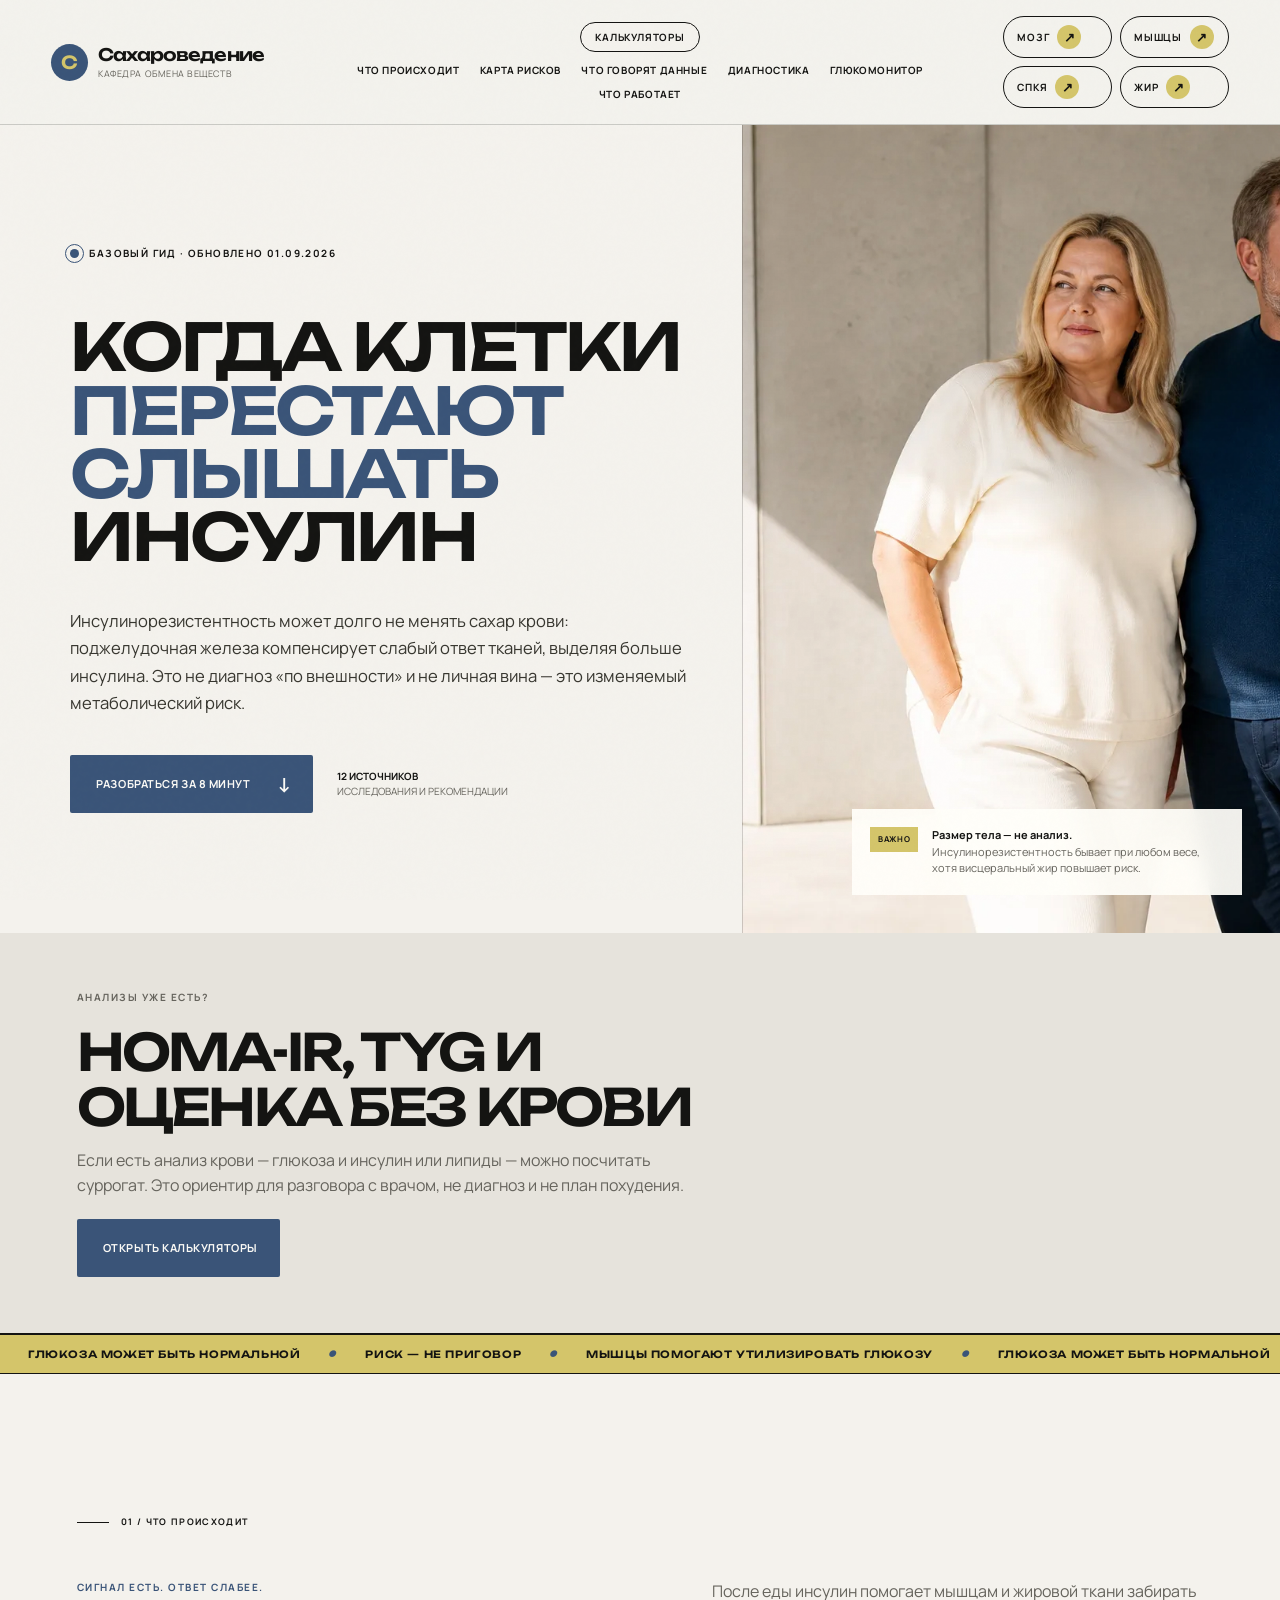
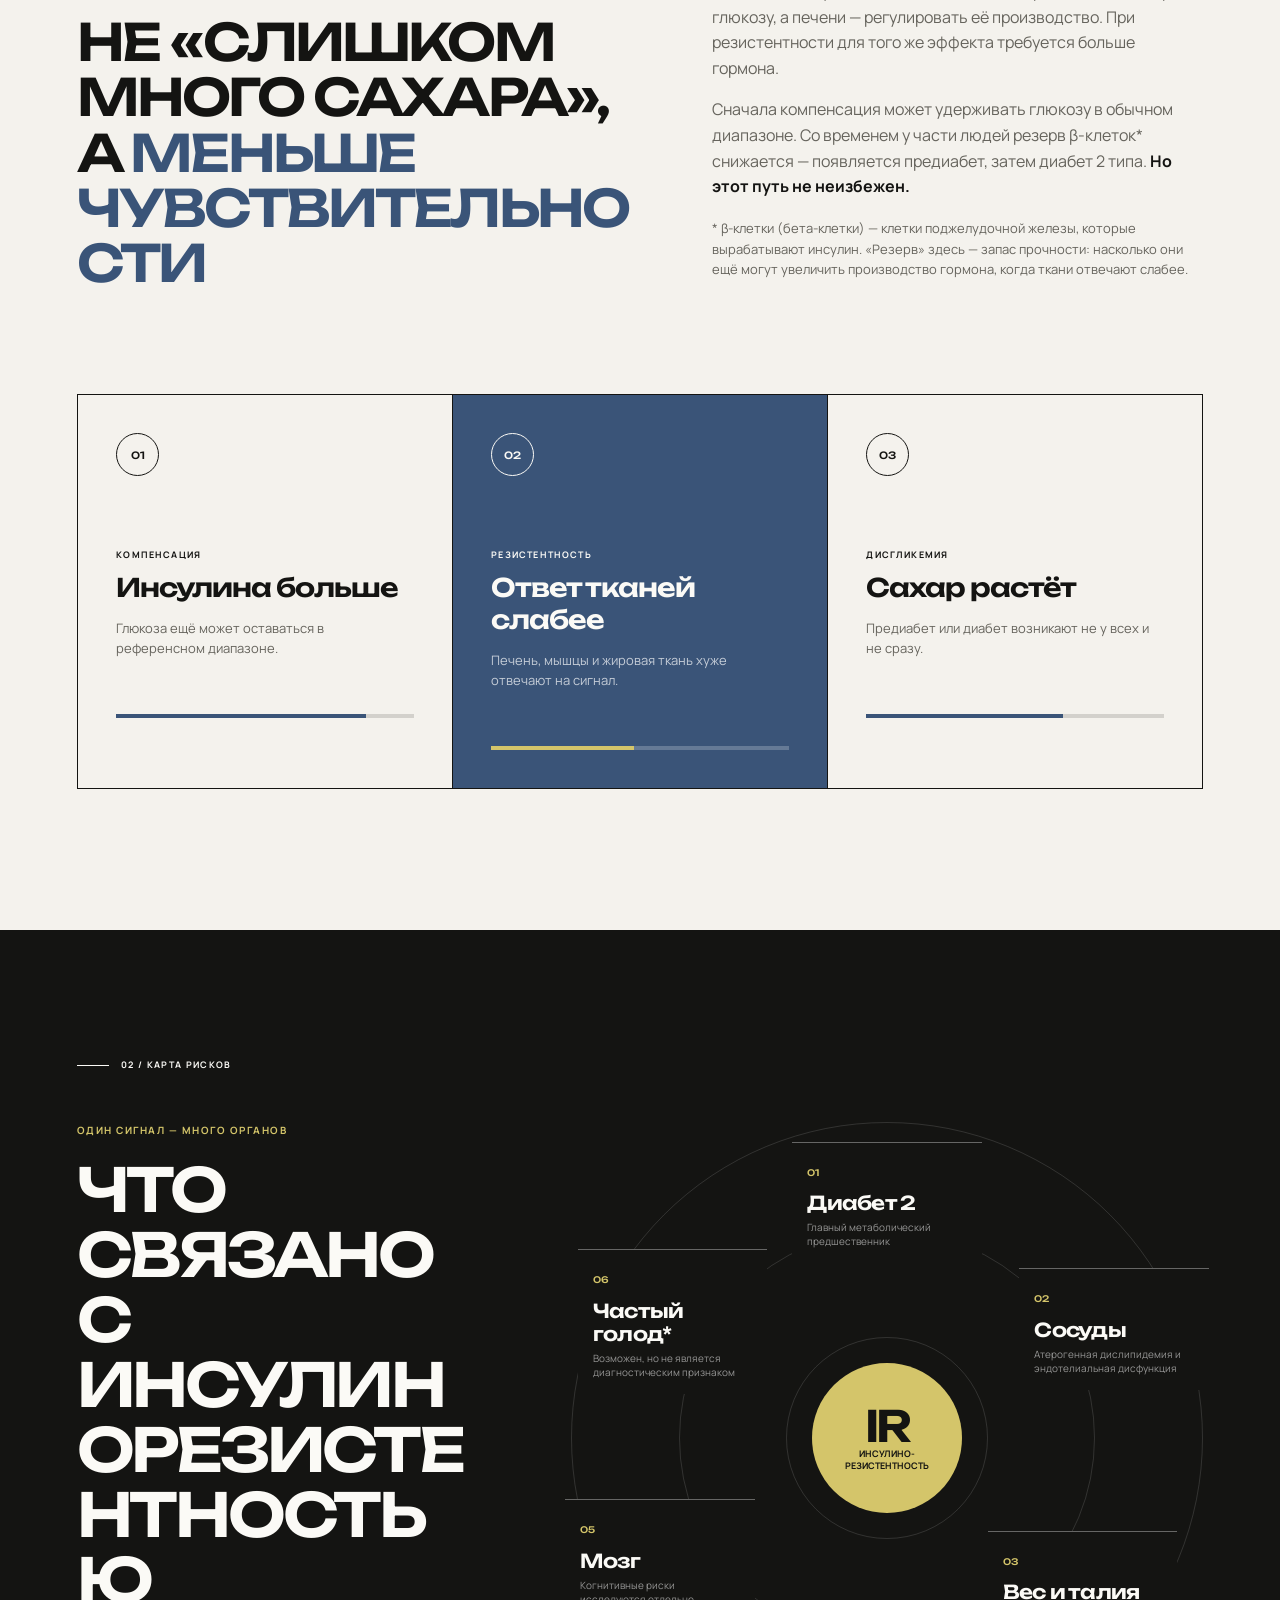
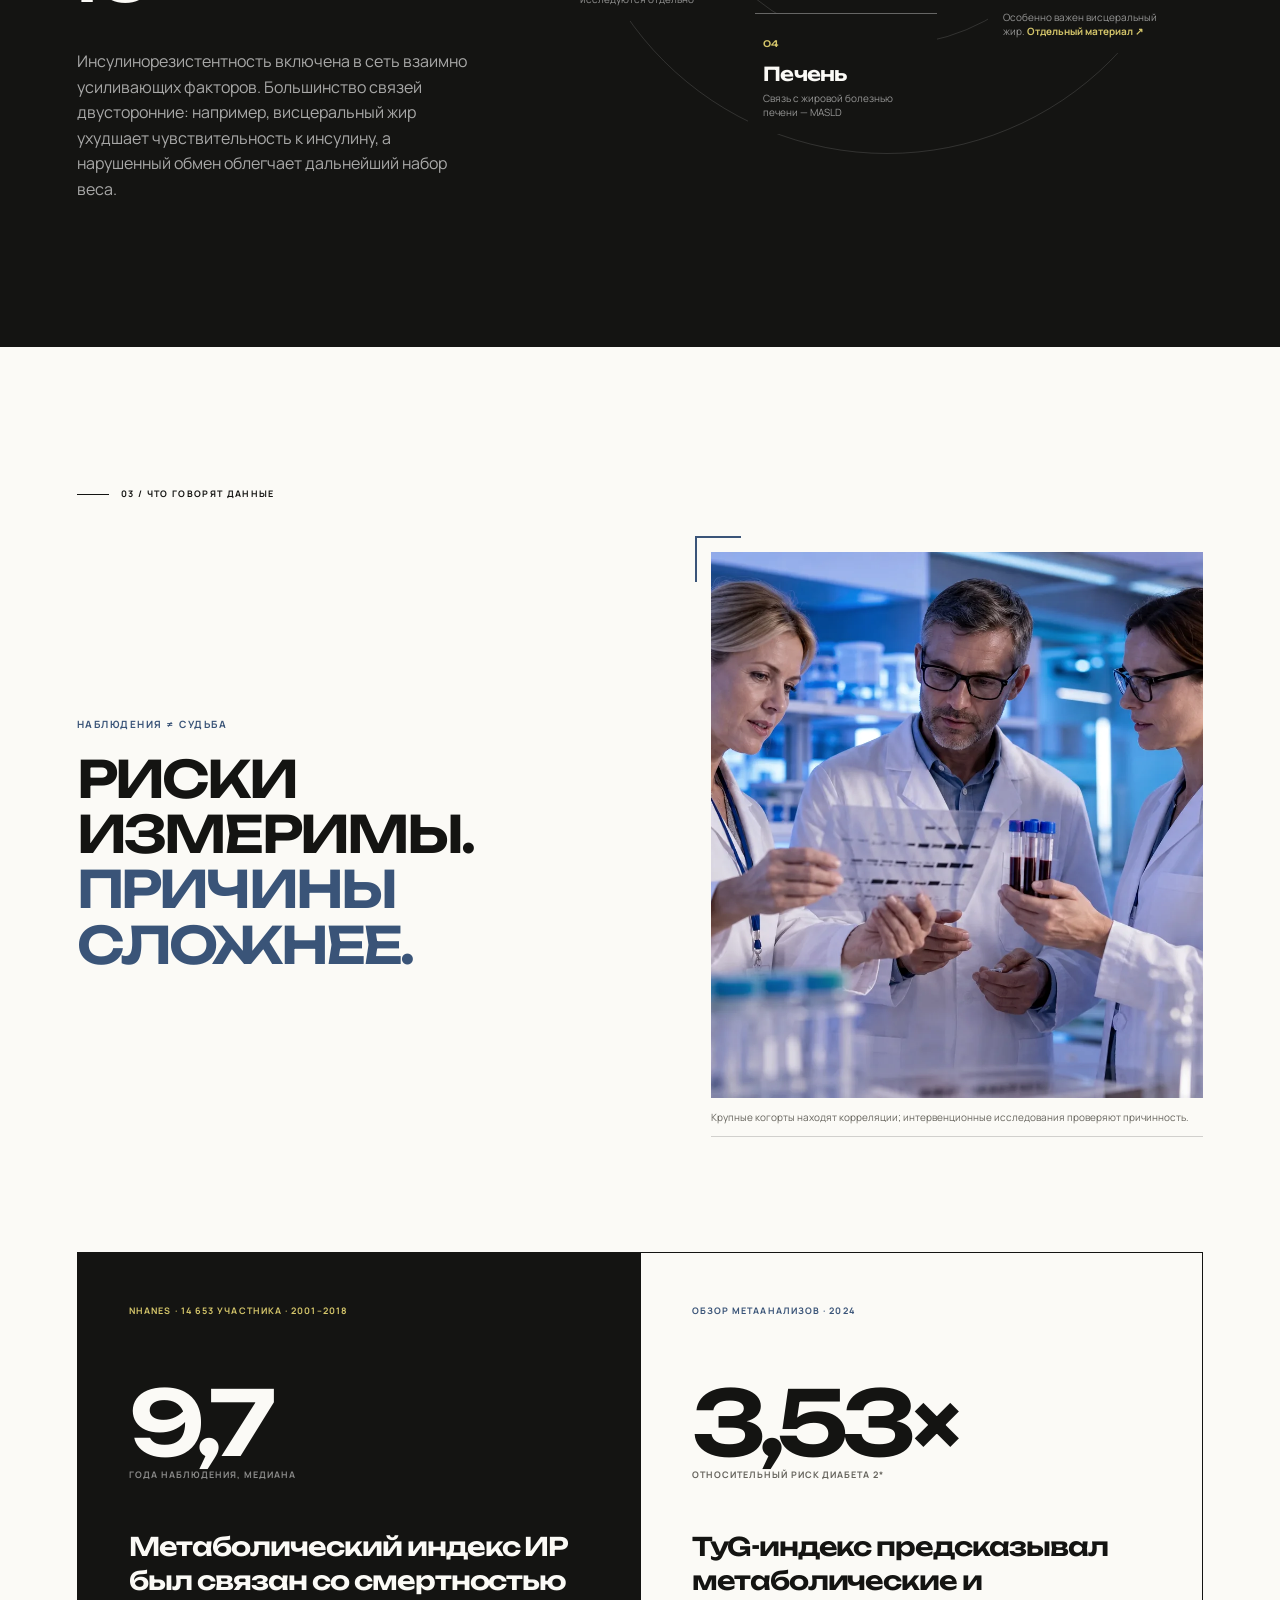
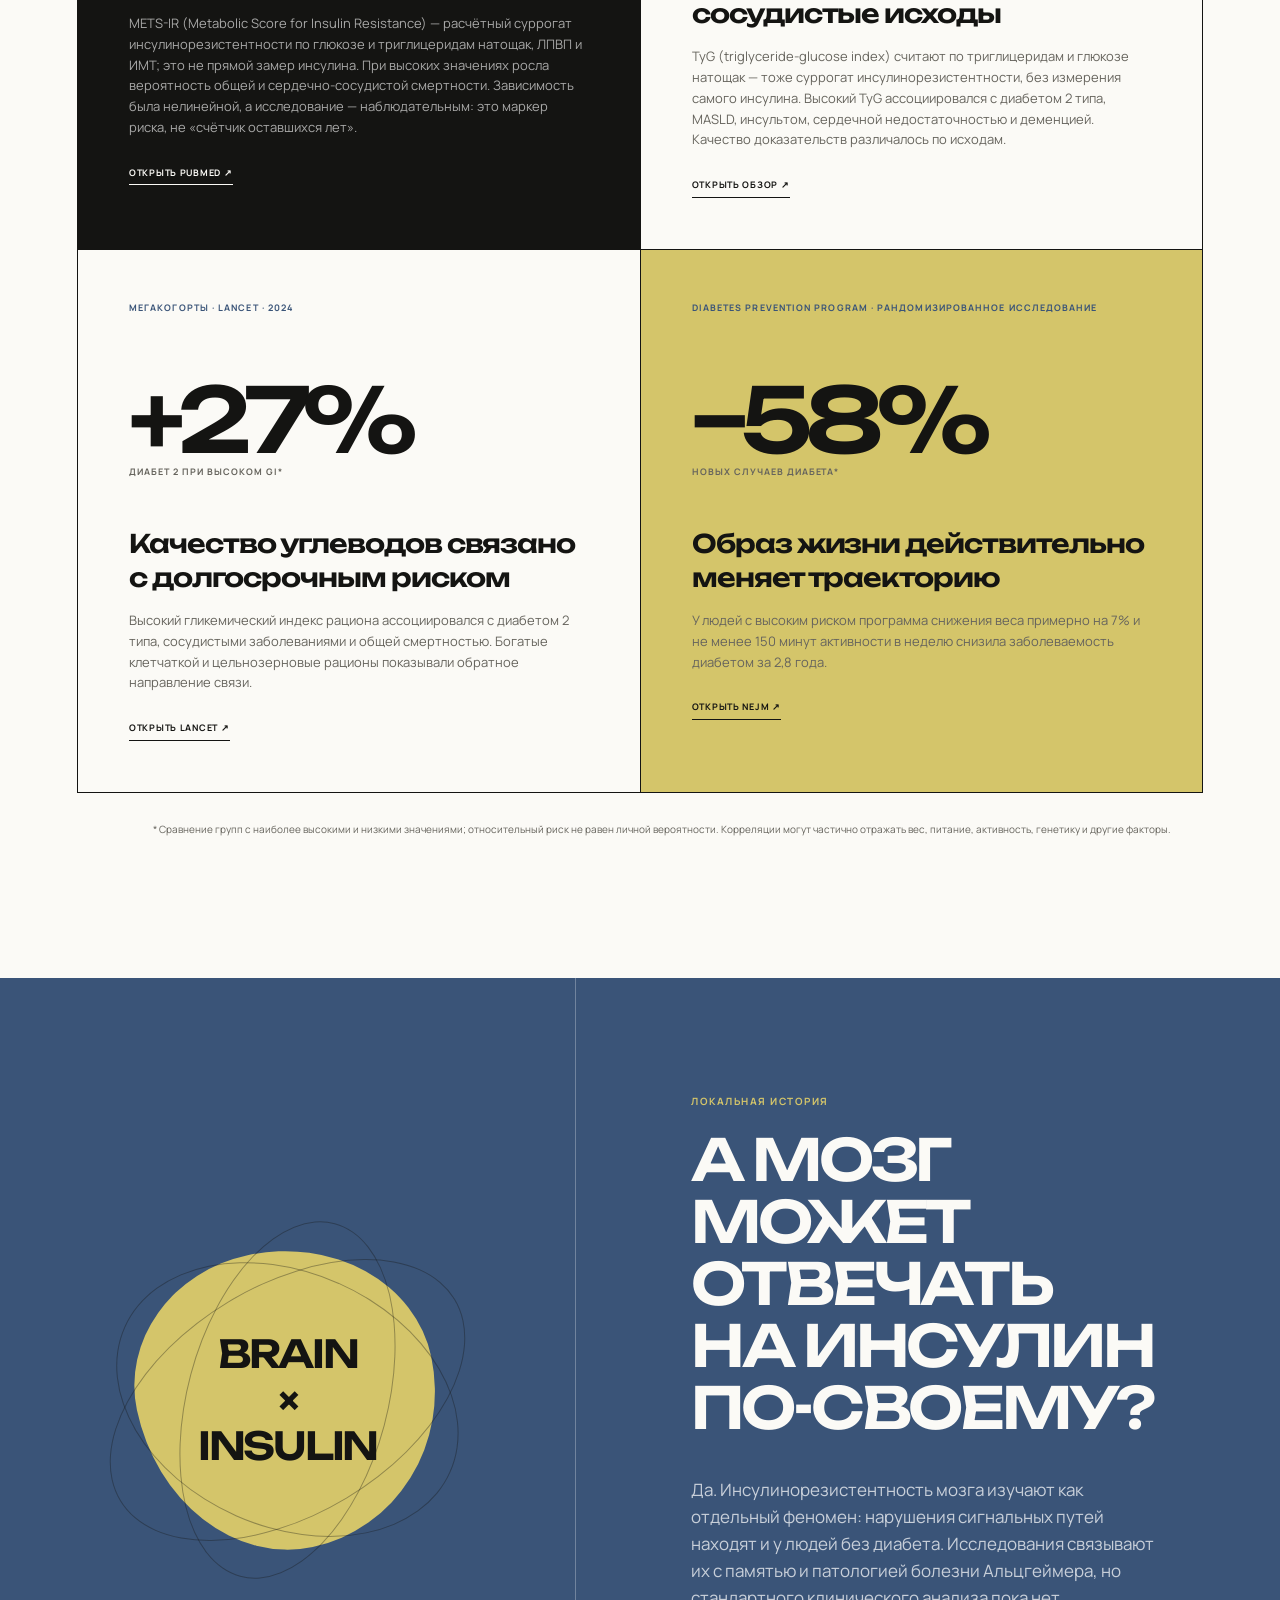
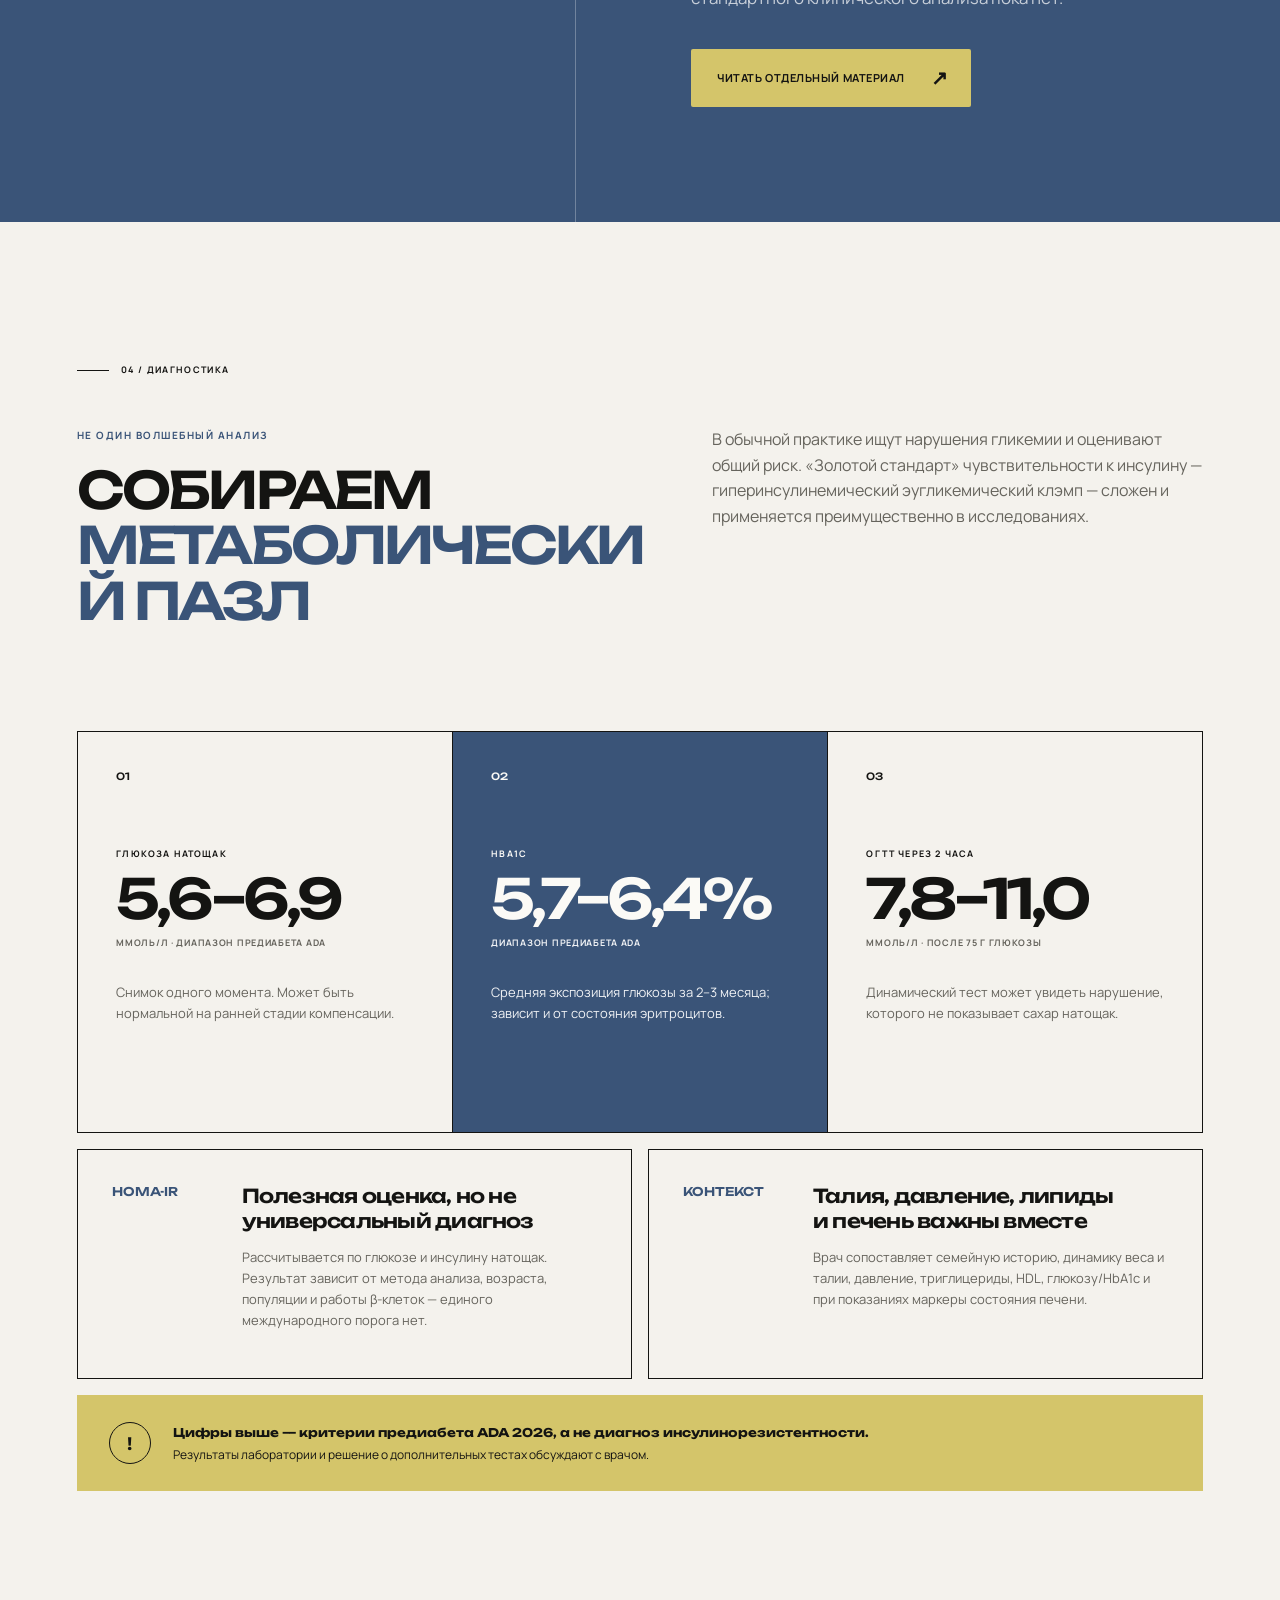
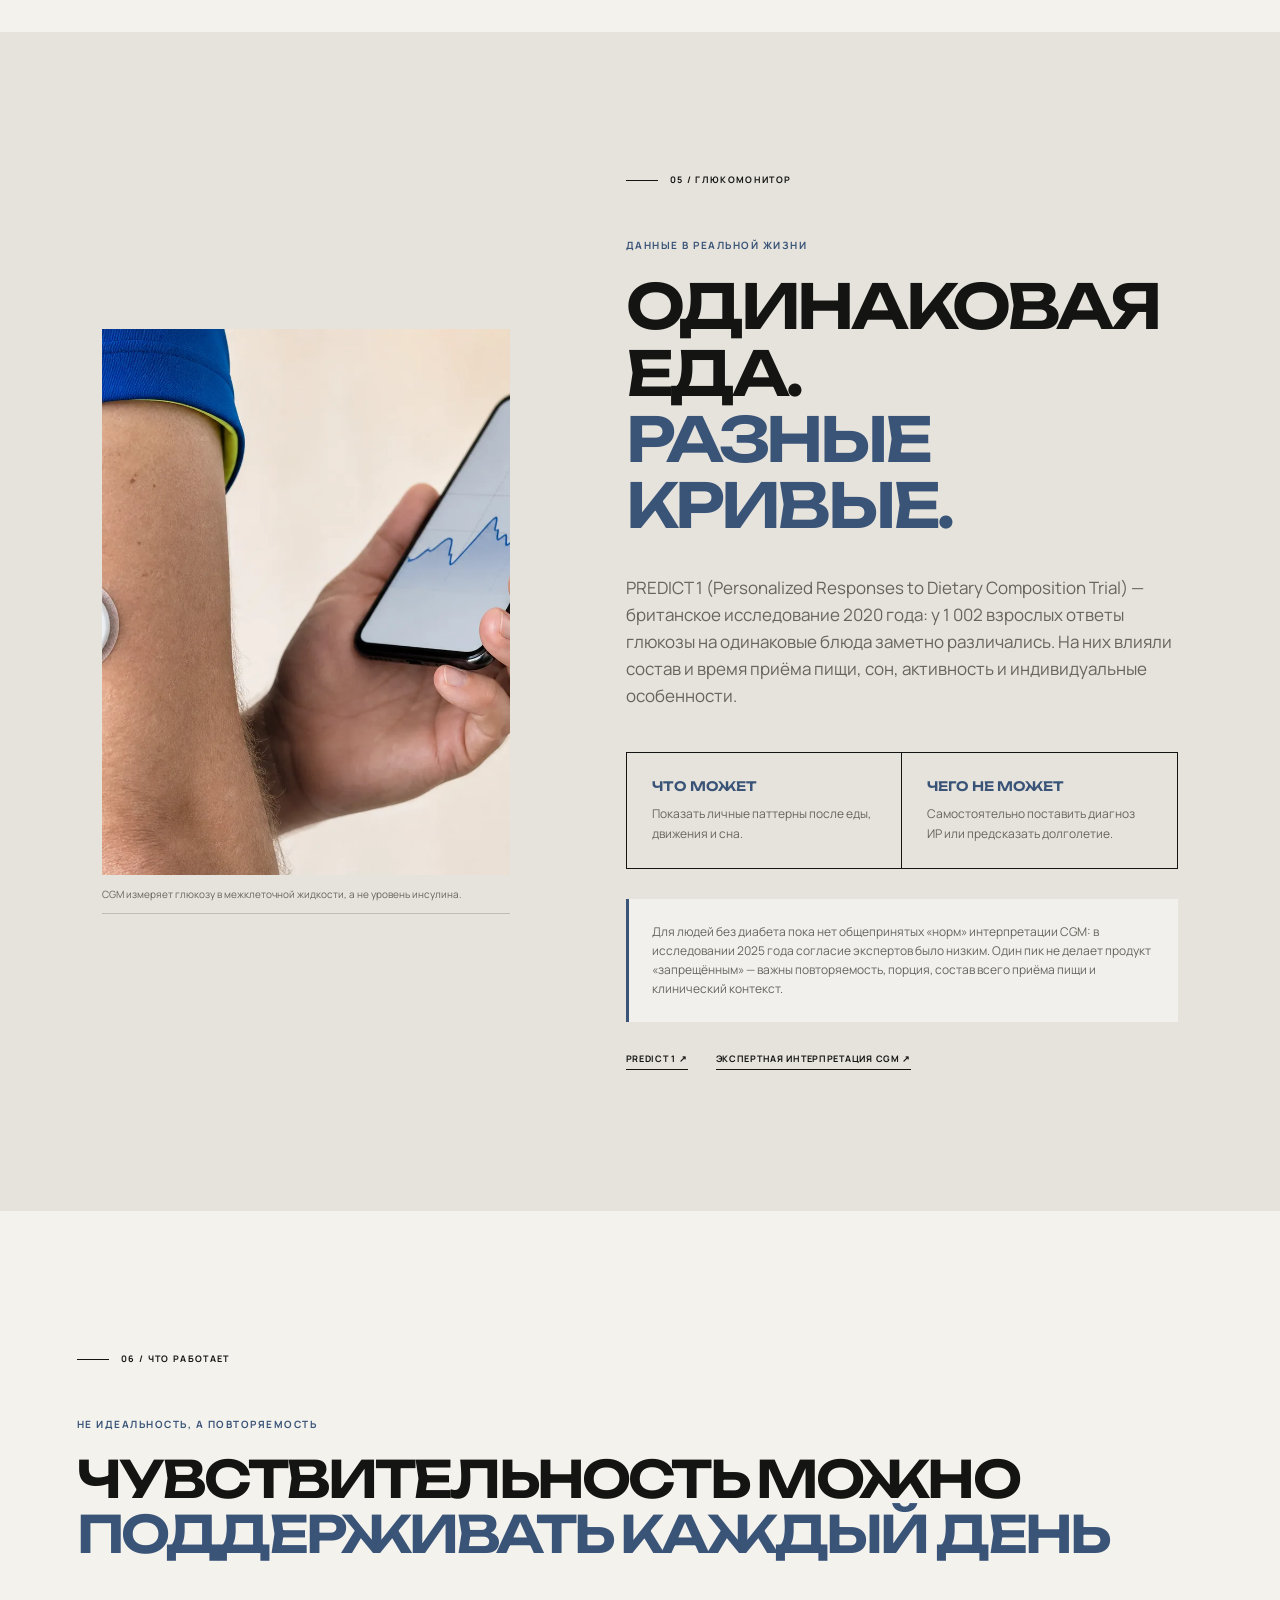
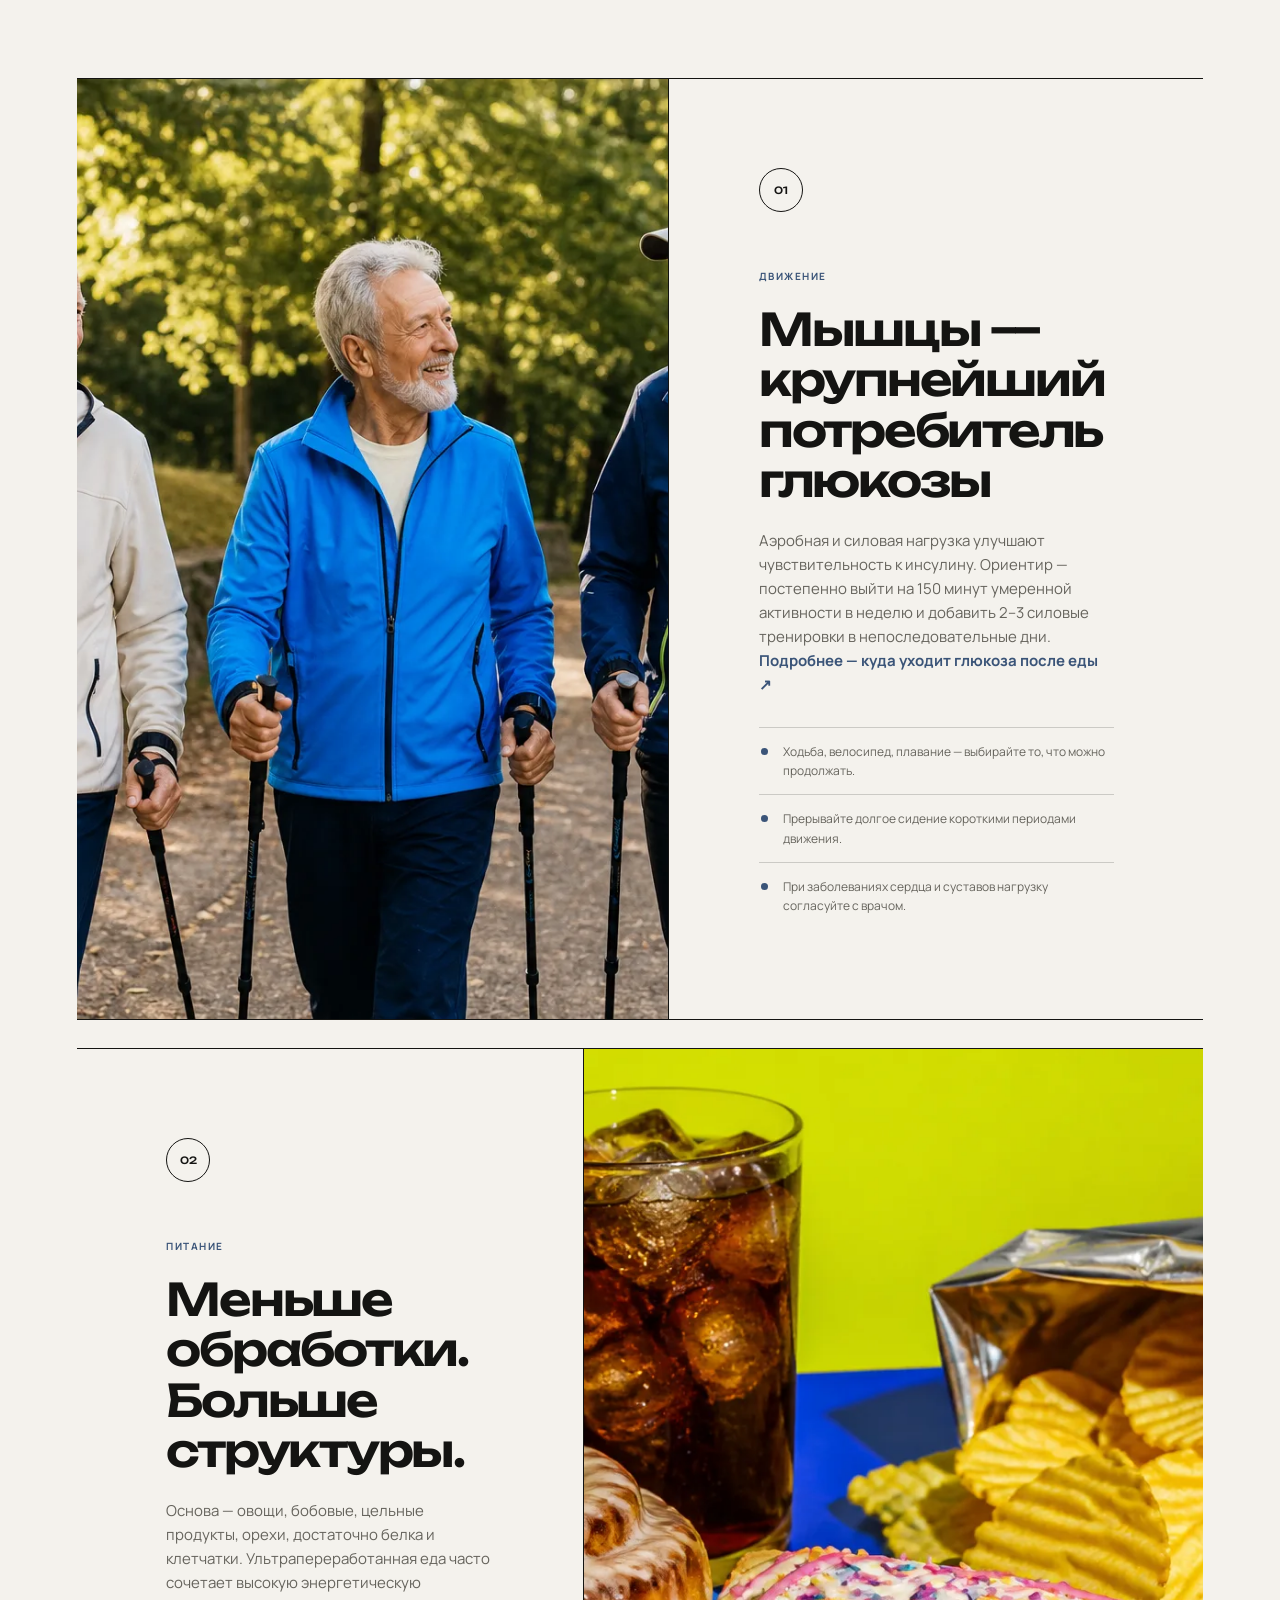
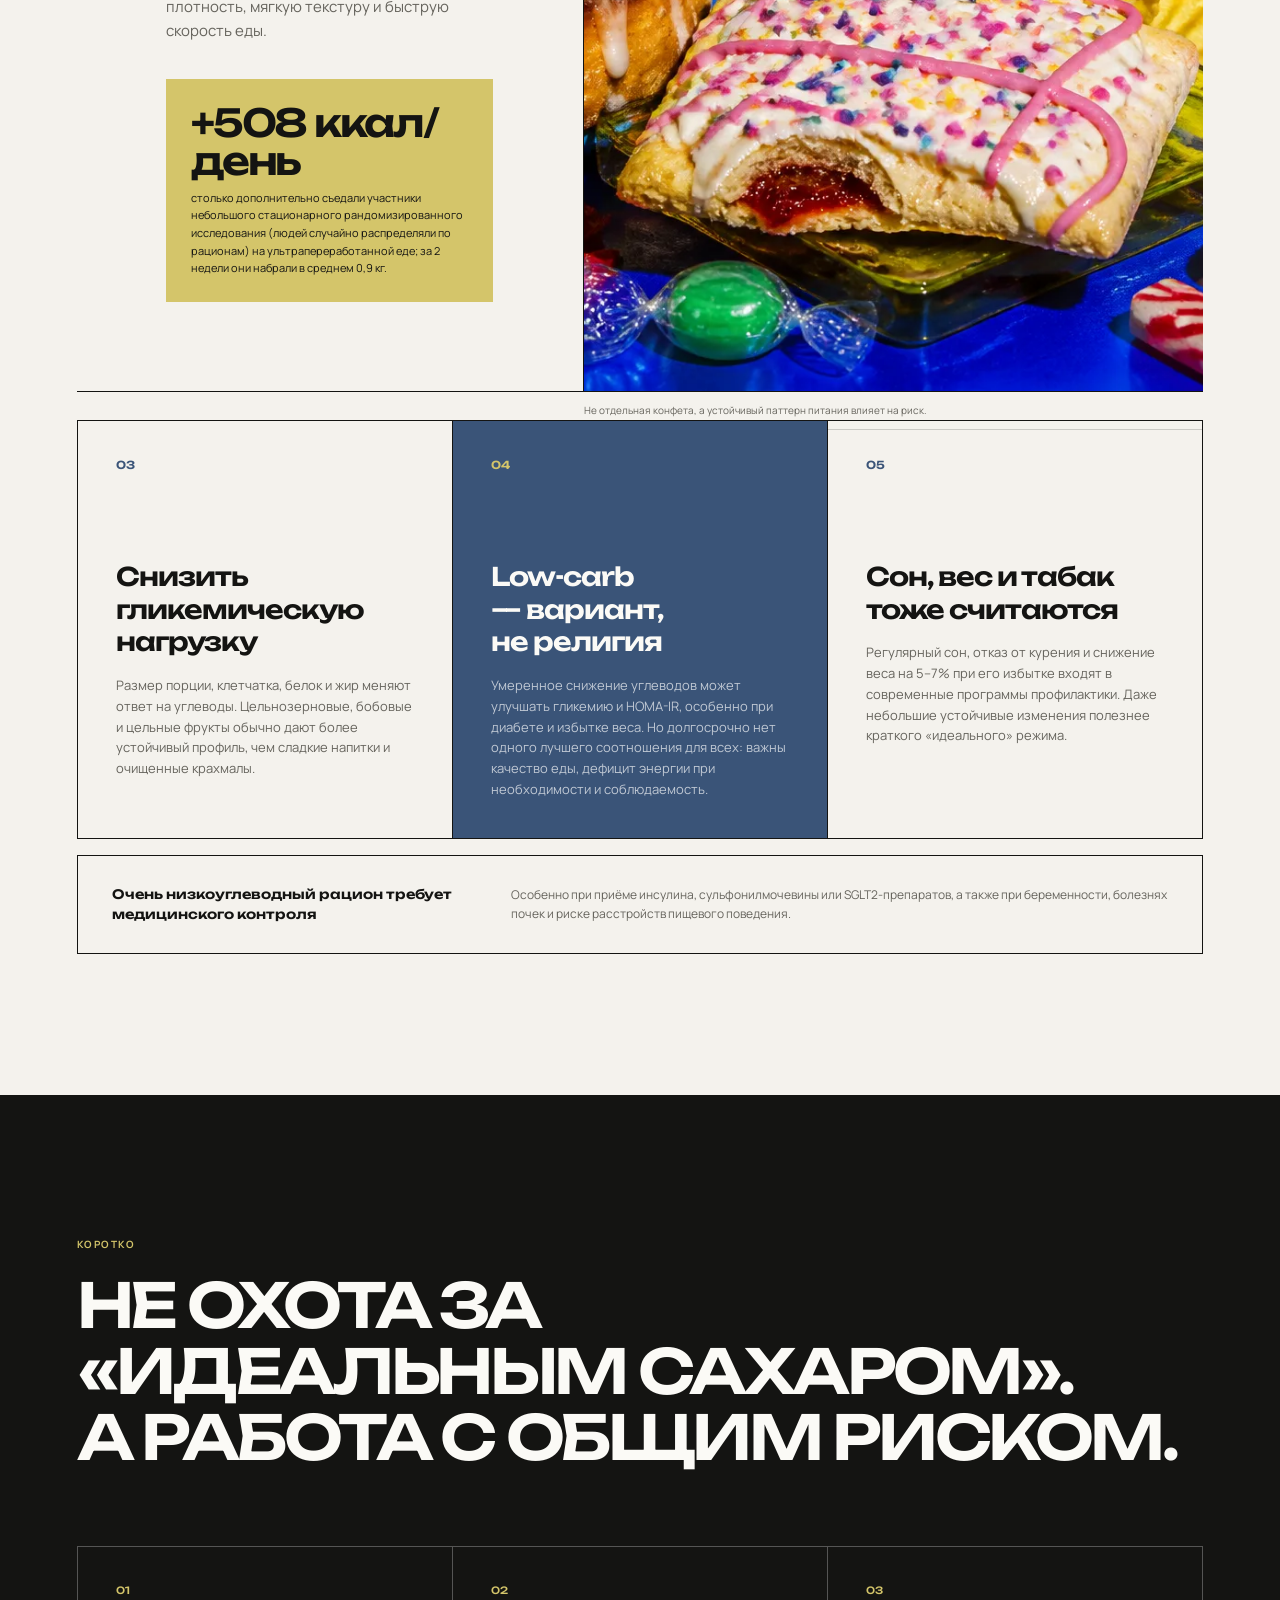
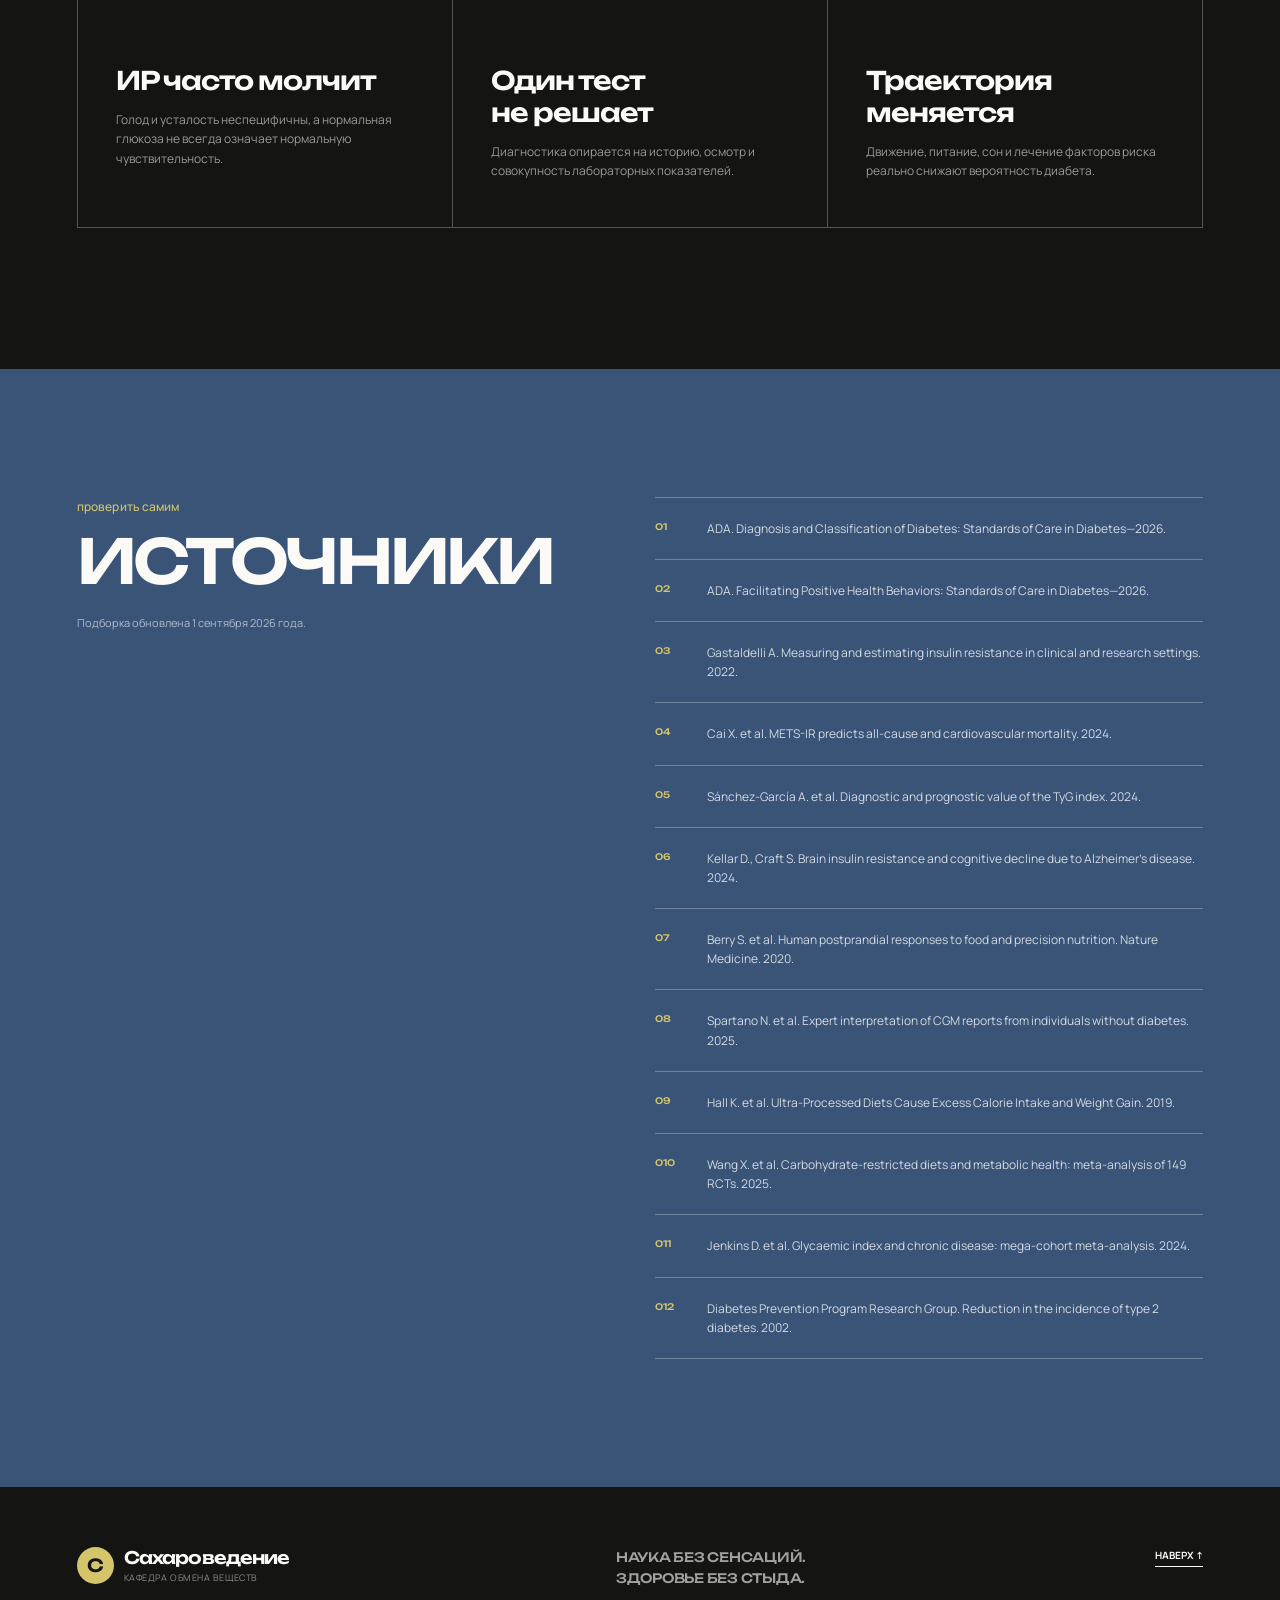
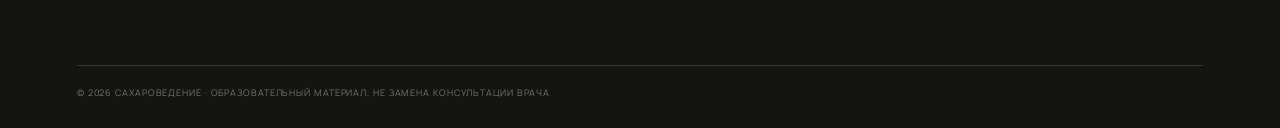
<file: docs/index.html>
<!doctype html>
<html lang="ru">
  <head>
    <meta charset="utf-8" />
    <meta name="viewport" content="width=device-width, initial-scale=1" />
    <meta
      name="description"
      content="Инсулинорезистентность без мифов: риски, диагностика, глюкомонитор, питание и движение по данным исследований и рекомендаций 2026 года."
    />
    <meta name="theme-color" content="#f4f2ed" />
    <meta property="og:title" content="Сахароведение — Когда клетки перестают слышать инсулин" />
    <meta
      property="og:description"
      content="Большой доказательный гид по инсулинорезистентности: от рисков до реальных способов профилактики."
    />
    <meta property="og:type" content="website" />
    <meta property="og:url" content="https://sakharovedenie.ru/" />
    <meta property="og:site_name" content="Сахароведение" />
    <meta property="og:locale" content="ru_RU" />
    <meta
      property="og:image"
      content="https://sakharovedenie.ru/assets/innergy-metabolic-hero.webp"
    />
    <meta name="twitter:card" content="summary_large_image" />
    <meta name="twitter:title" content="Сахароведение — Когда клетки перестают слышать инсулин" />
    <meta
      name="twitter:description"
      content="Большой доказательный гид по инсулинорезистентности: от рисков до реальных способов профилактики."
    />
    <meta
      name="twitter:image"
      content="https://sakharovedenie.ru/assets/innergy-metabolic-hero.webp"
    />
    <link rel="canonical" href="https://sakharovedenie.ru/" />
    <link rel="sitemap" type="application/xml" href="https://sakharovedenie.ru/sitemap.xml" />
    <title>Сахароведение — Инсулинорезистентность без мифов</title>
    <script type="application/ld+json">
      {
        "@context": "https://schema.org",
        "@graph": [
          {
            "@type": "WebSite",
            "@id": "https://sakharovedenie.ru/#website",
            "name": "Сахароведение",
            "alternateName": "кафедра обмена веществ",
            "url": "https://sakharovedenie.ru/",
            "inLanguage": "ru",
            "description": "Образовательные материалы об инсулинорезистентности без мифов и стыда."
          },
          {
            "@type": "WebPage",
            "@id": "https://sakharovedenie.ru/#webpage",
            "url": "https://sakharovedenie.ru/",
            "name": "Сахароведение — Инсулинорезистентность без мифов",
            "isPartOf": { "@id": "https://sakharovedenie.ru/#website" },
            "inLanguage": "ru",
            "dateModified": "2026-09-14"
          }
        ]
      }
    </script>
    <link rel="icon" href="favicon.ico" sizes="any" />
    <link rel="icon" href="assets/favicon.svg" type="image/svg+xml" />
    <link rel="apple-touch-icon" href="apple-touch-icon.png" />
    <link rel="preconnect" href="https://fonts.googleapis.com" />
    <link rel="preconnect" href="https://fonts.gstatic.com" crossorigin />
    <link
      href="https://fonts.googleapis.com/css2?family=Manrope:wght@400;500;600;700&family=Unbounded:wght@500;600;700&display=swap"
      rel="stylesheet"
    />
    <link rel="stylesheet" href="home.css?v=20260924a" />
    <link rel="stylesheet" href="header.css?v=20260923d" />
    <script src="script.js" defer></script>
  </head>
  <body>
    <a class="skip-link" href="#content">Перейти к материалу</a>

    <header class="site-header">
      <a class="brand" href="#" aria-label="Сахароведение — на главную">
        <span class="brand-mark" aria-hidden="true">С</span>
        <span>
          <strong>Сахароведение</strong>
          <small>кафедра обмена веществ</small>
        </span>
      </a>
      <div class="header-center">
        <a class="calc-jump" href="calculators.html">Калькуляторы</a>
        <nav aria-label="Навигация по странице">
        <a href="#happens">Что происходит</a>
        <a href="#risks">Карта рисков</a>
        <a href="#evidence">Что говорят данные</a>
        <a href="#diagnostics">Диагностика</a>
        <a href="#cgm">Глюкомонитор</a>
        <a href="#actions">Что работает</a>
      </nav>
      </div>
      <div class="topic-stack" aria-label="Другие материалы">
        <a class="topic-pill topic-brain" href="brain-insulin-resistance.html">
          Мозг
          <span aria-hidden="true">↗</span>
        </a>
        <a class="topic-pill topic-muscle" href="muscle-glucose.html">
          Мышцы
          <span aria-hidden="true">↗</span>
        </a>
        <a class="topic-pill topic-pcos" href="pcos-insulin.html">
          СПКЯ
          <span aria-hidden="true">↗</span>
        </a>
        <a class="topic-pill topic-fat" href="adipose-insulin.html">
          Жир
          <span aria-hidden="true">↗</span>
        </a>
      </div>
    </header>

    <main id="content">
      <section class="home-hero" aria-labelledby="hero-title">
        <div class="hero-copy reveal">
          <div class="eyebrow">
            <span class="pulse-dot" aria-hidden="true"></span>
            Базовый гид · обновлено 01.09.2026
          </div>
          <h1 id="hero-title">Когда клетки <em>перестают слышать</em> инсулин</h1>
          <p class="hero-lead">
            Инсулинорезистентность может долго не менять сахар крови: поджелудочная железа
            компенсирует слабый ответ тканей, выделяя больше инсулина. Это не диагноз «по внешности»
            и не личная вина — это изменяемый метаболический риск.
          </p>
          <div class="hero-actions">
            <a class="button button-primary" href="#risks">
              Разобраться за 8 минут
              <span aria-hidden="true">↓</span>
            </a>
            <p><strong>12 источников</strong><br />исследования и рекомендации</p>
          </div>
        </div>

        <figure class="hero-image reveal delay-1">
          <img
            src="assets/innergy-metabolic-hero.webp"
            alt="Мужчина и женщина с избыточным весом в светлом городском пространстве"
            width="1536"
            height="1024"
          />
          <figcaption>
            <span>Важно</span>
            <p>
              <strong>Размер тела — не анализ.</strong>
              Инсулинорезистентность бывает при любом весе, хотя висцеральный жир повышает риск.
            </p>
          </figcaption>
        </figure>
      </section>

      <section class="calc-invite" id="analyses" aria-labelledby="calc-invite-title">
        <p class="kicker">Анализы уже есть?</p>
        <h2 id="calc-invite-title">HOMA-IR, TyG и оценка без крови</h2>
        <p>
          Если есть анализ крови — глюкоза и инсулин или липиды — можно посчитать суррогат. Это ориентир
          для разговора с врачом, не диагноз и не план похудения.
        </p>
        <a class="button button-primary" href="calculators.html">Открыть калькуляторы</a>
      </section>

      <div class="ticker" aria-hidden="true">
        <div>
          <span>ГЛЮКОЗА МОЖЕТ БЫТЬ НОРМАЛЬНОЙ</span><i>●</i>
          <span>РИСК — НЕ ПРИГОВОР</span><i>●</i>
          <span>МЫШЦЫ ПОМОГАЮТ УТИЛИЗИРОВАТЬ ГЛЮКОЗУ</span><i>●</i>
          <span>ГЛЮКОЗА МОЖЕТ БЫТЬ НОРМАЛЬНОЙ</span><i>●</i>
          <span>РИСК — НЕ ПРИГОВОР</span><i>●</i>
          <span>МЫШЦЫ ПОМОГАЮТ УТИЛИЗИРОВАТЬ ГЛЮКОЗУ</span><i>●</i>
        </div>
      </div>

      <section class="section intro" id="happens" aria-labelledby="intro-title">
        <div class="section-index reveal">01 / ЧТО ПРОИСХОДИТ</div>
        <div class="split-heading">
          <div class="reveal">
            <p class="kicker">Сигнал есть. Ответ слабее.</p>
            <h2 id="intro-title">Не «слишком много сахара», а <em>меньше чувствительности</em></h2>
          </div>
          <div class="intro-copy reveal delay-1">
            <p>
              После еды инсулин помогает мышцам и жировой ткани забирать глюкозу, а печени —
              регулировать её производство. При резистентности для того же эффекта требуется
              больше гормона.
            </p>
            <p>
              Сначала компенсация может удерживать глюкозу в обычном диапазоне. Со временем у части
              людей резерв β-клеток* снижается — появляется предиабет, затем диабет 2 типа.
              <strong>Но этот путь не неизбежен.</strong>
            </p>
            <p class="term-note">
              * β-клетки (бета-клетки) — клетки поджелудочной железы, которые вырабатывают инсулин.
              «Резерв» здесь — запас прочности: насколько они ещё могут увеличить производство гормона,
              когда ткани отвечают слабее.
            </p>
          </div>
        </div>

        <div class="signal-flow" aria-label="Этапы развития нарушений обмена">
          <article class="flow-card reveal">
            <span>01</span>
            <p class="flow-tag">Компенсация</p>
            <h3>Инсулина больше</h3>
            <p>Глюкоза ещё может оставаться в референсном диапазоне.</p>
            <div class="flow-meter"><i style="--level: 84%"></i></div>
          </article>
          <article class="flow-card flow-card-blue reveal delay-1">
            <span>02</span>
            <p class="flow-tag">Резистентность</p>
            <h3>Ответ тканей слабее</h3>
            <p>Печень, мышцы и жировая ткань хуже отвечают на сигнал.</p>
            <div class="flow-meter"><i style="--level: 48%"></i></div>
          </article>
          <article class="flow-card reveal delay-2">
            <span>03</span>
            <p class="flow-tag">Дисгликемия</p>
            <h3>Сахар растёт</h3>
            <p>Предиабет или диабет возникают не у всех и не сразу.</p>
            <div class="flow-meter"><i style="--level: 66%"></i></div>
          </article>
        </div>
      </section>

      <section class="risk-section" id="risks" aria-labelledby="risks-title">
        <div class="risk-copy reveal">
          <div class="section-index light">02 / КАРТА РИСКОВ</div>
          <p class="kicker acid">Один сигнал — много органов</p>
          <h2 id="risks-title">Что связано с инсулинорезистентностью</h2>
          <p>
            Инсулинорезистентность включена в сеть взаимно усиливающих факторов. Большинство связей
            двусторонние: например, висцеральный жир ухудшает чувствительность к инсулину,
            а нарушенный обмен облегчает дальнейший набор веса.
          </p>
        </div>

        <div class="risk-map reveal delay-1" role="list" aria-label="Связанные риски">
          <div class="risk-core" aria-hidden="true">
            <span>IR</span>
            <small>инсулино-<br />резистентность</small>
          </div>
          <article class="risk-node node-1" role="listitem">
            <span>01</span>
            <h3>Диабет 2</h3>
            <p>Главный метаболический предшественник</p>
          </article>
          <article class="risk-node node-2" role="listitem">
            <span>02</span>
            <h3>Сосуды</h3>
            <p>Атерогенная дислипидемия и эндотелиальная дисфункция</p>
          </article>
          <article class="risk-node node-3" role="listitem">
            <span>03</span>
            <h3>Вес и талия</h3>
            <p>
              Особенно важен висцеральный жир.
              <a href="adipose-insulin.html">Отдельный материал ↗</a>
            </p>
          </article>
          <article class="risk-node node-4" role="listitem">
            <span>04</span>
            <h3>Печень</h3>
            <p>Связь с жировой болезнью печени — MASLD</p>
          </article>
          <article class="risk-node node-5" role="listitem">
            <span>05</span>
            <h3>Мозг</h3>
            <p>Когнитивные риски исследуются отдельно</p>
          </article>
          <article class="risk-node node-6" role="listitem">
            <span>06</span>
            <h3>Частый голод*</h3>
            <p>Возможен, но не является диагностическим признаком</p>
          </article>
        </div>
      </section>

      <section class="section evidence" id="evidence" aria-labelledby="evidence-title">
        <div class="section-index reveal">03 / ЧТО ГОВОРЯТ ДАННЫЕ</div>
        <div class="evidence-lead">
          <div class="reveal">
            <p class="kicker">Наблюдения ≠ судьба</p>
            <h2 id="evidence-title">Риски измеримы. <em>Причины сложнее.</em></h2>
          </div>
          <figure class="lab-image reveal delay-1">
            <img
              src="assets/innergy-metabolic-lab.webp"
              alt="Трое врачей-исследователей обсуждают лабораторные результаты"
              width="819"
              height="546"
              loading="lazy"
            />
            <figcaption>Крупные когорты находят корреляции; интервенционные исследования проверяют причинность.</figcaption>
          </figure>
        </div>

        <div class="evidence-grid">
          <article class="evidence-card evidence-card-main reveal">
            <p class="card-meta">NHANES · 14 653 участника · 2001–2018</p>
            <strong class="data-number">9,7</strong>
            <span class="data-unit">года наблюдения, медиана</span>
            <h3>Метаболический индекс ИР был связан со смертностью</h3>
            <p>
              METS-IR (Metabolic Score for Insulin Resistance) — расчётный суррогат
              инсулинорезистентности по глюкозе и триглицеридам натощак, ЛПВП и ИМТ; это не прямой
              замер инсулина. При высоких значениях росла вероятность общей и сердечно-сосудистой
              смертности. Зависимость была нелинейной, а исследование — наблюдательным:
              это маркер риска, не «счётчик оставшихся лет».
            </p>
            <a href="https://pubmed.ncbi.nlm.nih.gov/38987779/" target="_blank" rel="noopener noreferrer">
              Открыть PubMed ↗
            </a>
          </article>

          <article class="evidence-card reveal delay-1">
            <p class="card-meta">Обзор метаанализов · 2024</p>
            <strong class="data-number">3,53×</strong>
            <span class="data-unit">относительный риск диабета 2*</span>
            <h3>TyG-индекс предсказывал метаболические и сосудистые исходы</h3>
            <p>
              TyG (triglyceride-glucose index) считают по триглицеридам и глюкозе натощак — тоже
              суррогат инсулинорезистентности, без измерения самого инсулина. Высокий TyG
              ассоциировался с диабетом 2 типа, MASLD, инсультом, сердечной недостаточностью и
              деменцией. Качество доказательств различалось по исходам.
            </p>
            <a href="https://doi.org/10.1186/s12933-024-02392-y" target="_blank" rel="noopener noreferrer">
              Открыть обзор ↗
            </a>
          </article>

          <article class="evidence-card reveal">
            <p class="card-meta">Мегакогорты · Lancet · 2024</p>
            <strong class="data-number">+27%</strong>
            <span class="data-unit">диабет 2 при высоком GI*</span>
            <h3>Качество углеводов связано с долгосрочным риском</h3>
            <p>
              Высокий гликемический индекс рациона ассоциировался с диабетом 2 типа, сосудистыми
              заболеваниями и общей смертностью. Богатые клетчаткой и цельнозерновые рационы
              показывали обратное направление связи.
            </p>
            <a href="https://doi.org/10.1016/S2213-8587(23)00344-3" target="_blank" rel="noopener noreferrer">
              Открыть Lancet ↗
            </a>
          </article>

          <article class="evidence-card evidence-card-acid reveal delay-1">
            <p class="card-meta">Diabetes Prevention Program · рандомизированное исследование</p>
            <strong class="data-number">−58%</strong>
            <span class="data-unit">новых случаев диабета*</span>
            <h3>Образ жизни действительно меняет траекторию</h3>
            <p>
              У людей с высоким риском программа снижения веса примерно на 7% и не менее
              150 минут активности в неделю снизила заболеваемость диабетом за 2,8 года.
            </p>
            <a href="https://pubmed.ncbi.nlm.nih.gov/11832527/" target="_blank" rel="noopener noreferrer">
              Открыть NEJM ↗
            </a>
          </article>
        </div>
        <p class="data-footnote">
          * Сравнение групп с наиболее высокими и низкими значениями; относительный риск не равен
          личной вероятности. Корреляции могут частично отражать вес, питание, активность,
          генетику и другие факторы.
        </p>
      </section>

      <section class="brain-teaser" aria-labelledby="brain-title">
        <div class="brain-visual reveal" aria-hidden="true">
          <span class="brain-orbit orbit-1"></span>
          <span class="brain-orbit orbit-2"></span>
          <span class="brain-orbit orbit-3"></span>
          <strong>BRAIN<br />×<br />INSULIN</strong>
        </div>
        <div class="brain-copy reveal delay-1">
          <p class="kicker acid">Локальная история</p>
          <h2 id="brain-title">А мозг может отвечать на инсулин по-своему?</h2>
          <p>
            Да. Инсулинорезистентность мозга изучают как отдельный феномен: нарушения сигнальных
            путей находят и у людей без диабета. Исследования связывают их с памятью и патологией
            болезни Альцгеймера, но стандартного клинического анализа пока нет.
          </p>
          <a class="button button-light" href="brain-insulin-resistance.html">
            Читать отдельный материал
            <span aria-hidden="true">↗</span>
          </a>
        </div>
      </section>

      <section class="section diagnostics" id="diagnostics" aria-labelledby="diagnostics-title">
        <div class="section-index reveal">04 / ДИАГНОСТИКА</div>
        <div class="split-heading">
          <div class="reveal">
            <p class="kicker">Не один волшебный анализ</p>
            <h2 id="diagnostics-title">Собираем <em>метаболический пазл</em></h2>
          </div>
          <p class="section-lead reveal delay-1">
            В обычной практике ищут нарушения гликемии и оценивают общий риск. «Золотой стандарт»
            чувствительности к инсулину — гиперинсулинемический эугликемический клэмп — сложен и
            применяется преимущественно в исследованиях.
          </p>
        </div>

        <div class="test-grid">
          <article class="test-card reveal">
            <span class="test-number">01</span>
            <p class="test-label">Глюкоза натощак</p>
            <strong>5,6–6,9</strong>
            <small>ммоль/л · диапазон предиабета ADA</small>
            <p>Снимок одного момента. Может быть нормальной на ранней стадии компенсации.</p>
          </article>
          <article class="test-card test-card-blue reveal delay-1">
            <span class="test-number">02</span>
            <p class="test-label">HbA1c</p>
            <strong>5,7–6,4%</strong>
            <small>диапазон предиабета ADA</small>
            <p>Средняя экспозиция глюкозы за 2–3 месяца; зависит и от состояния эритроцитов.</p>
          </article>
          <article class="test-card reveal delay-2">
            <span class="test-number">03</span>
            <p class="test-label">ОГТТ через 2 часа</p>
            <strong>7,8–11,0</strong>
            <small>ммоль/л · после 75 г глюкозы</small>
            <p>Динамический тест может увидеть нарушение, которого не показывает сахар натощак.</p>
          </article>
        </div>

        <div class="diagnostic-notes">
          <article class="diagnostic-note reveal">
            <span>HOMA-IR</span>
            <div>
              <h3>Полезная оценка, но не универсальный диагноз</h3>
              <p>
                Рассчитывается по глюкозе и инсулину натощак. Результат зависит от метода анализа,
                возраста, популяции и работы β-клеток — единого международного порога нет.
              </p>
            </div>
          </article>
          <article class="diagnostic-note reveal delay-1">
            <span>Контекст</span>
            <div>
              <h3>Талия, давление, липиды и печень важны вместе</h3>
              <p>
                Врач сопоставляет семейную историю, динамику веса и талии, давление, триглицериды,
                HDL, глюкозу/HbA1c и при показаниях маркеры состояния печени.
              </p>
            </div>
          </article>
        </div>

        <aside class="medical-alert reveal">
          <div aria-hidden="true">!</div>
          <p>
            <strong>Цифры выше — критерии предиабета ADA 2026, а не диагноз инсулинорезистентности.</strong>
            Результаты лаборатории и решение о дополнительных тестах обсуждают с врачом.
          </p>
        </aside>
      </section>

      <section class="cgm-section" id="cgm" aria-labelledby="cgm-title">
        <figure class="cgm-image reveal">
          <img
            src="assets/innergy-cgm.webp"
            alt="Датчик непрерывного мониторинга глюкозы на руке и график на смартфоне"
            width="819"
            height="546"
            loading="lazy"
          />
          <figcaption>CGM измеряет глюкозу в межклеточной жидкости, а не уровень инсулина.</figcaption>
        </figure>
        <div class="cgm-copy reveal delay-1">
          <div class="section-index">05 / ГЛЮКОМОНИТОР</div>
          <p class="kicker">Данные в реальной жизни</p>
          <h2 id="cgm-title">Одинаковая еда.<br /><em>Разные кривые.</em></h2>
          <p>
            PREDICT 1 (Personalized Responses to Dietary Composition Trial) — британское исследование
            2020 года: у 1 002 взрослых ответы глюкозы на одинаковые блюда заметно различались.
            На них влияли состав и время приёма пищи, сон, активность и индивидуальные особенности.
          </p>
          <div class="cgm-facts">
            <div>
              <strong>Что может</strong>
              <p>Показать личные паттерны после еды, движения и сна.</p>
            </div>
            <div>
              <strong>Чего не может</strong>
              <p>Самостоятельно поставить диагноз ИР или предсказать долголетие.</p>
            </div>
          </div>
          <p class="cgm-caution">
            Для людей без диабета пока нет общепринятых «норм» интерпретации CGM: в исследовании
            2025 года согласие экспертов было низким. Один пик не делает продукт «запрещённым» —
            важны повторяемость, порция, состав всего приёма пищи и клинический контекст.
          </p>
          <div class="cgm-links">
            <a href="https://doi.org/10.1038/s41591-020-0934-0" target="_blank" rel="noopener noreferrer">
              PREDICT 1 ↗
            </a>
            <a href="https://pmc.ncbi.nlm.nih.gov/articles/PMC11822776/" target="_blank" rel="noopener noreferrer">
              Экспертная интерпретация CGM ↗
            </a>
          </div>
        </div>
      </section>

      <section class="section actions" id="actions" aria-labelledby="actions-title">
        <div class="section-index reveal">06 / ЧТО РАБОТАЕТ</div>
        <div class="actions-heading reveal">
          <p class="kicker">Не идеальность, а повторяемость</p>
          <h2 id="actions-title">Чувствительность можно <em>поддерживать каждый день</em></h2>
        </div>

        <article class="action-feature movement">
          <figure class="action-image reveal">
            <img
              src="assets/innergy-nordic-walking.webp"
              alt="Трое пожилых мужчин занимаются скандинавской ходьбой в парке"
              width="1536"
              height="1024"
              loading="lazy"
            />
          </figure>
          <div class="action-copy reveal delay-1">
            <span class="action-index">01</span>
            <p class="kicker">Движение</p>
            <h3>Мышцы — крупнейший потребитель глюкозы</h3>
            <p>
              Аэробная и силовая нагрузка улучшают чувствительность к инсулину. Ориентир —
              постепенно выйти на 150 минут умеренной активности в неделю и добавить
              2–3 силовые тренировки в непоследовательные дни.
              <a href="muscle-glucose.html">Подробнее — куда уходит глюкоза после еды ↗</a>
            </p>
            <ul>
              <li>Ходьба, велосипед, плавание — выбирайте то, что можно продолжать.</li>
              <li>Прерывайте долгое сидение короткими периодами движения.</li>
              <li>При заболеваниях сердца и суставов нагрузку согласуйте с врачом.</li>
            </ul>
          </div>
        </article>

        <article class="action-feature food">
          <div class="action-copy reveal">
            <span class="action-index">02</span>
            <p class="kicker">Питание</p>
            <h3>Меньше обработки. Больше структуры.</h3>
            <p>
              Основа — овощи, бобовые, цельные продукты, орехи, достаточно белка и клетчатки.
              Ультрапереработанная еда часто сочетает высокую энергетическую плотность,
              мягкую текстуру и быструю скорость еды.
            </p>
            <div class="study-chip">
              <strong>+508 ккал/день</strong>
              <p>
                столько дополнительно съедали участники небольшого стационарного
                рандомизированного исследования (людей случайно распределяли по рационам)
                на ультрапереработанной еде; за 2 недели они набрали в среднем 0,9 кг.
              </p>
            </div>
          </div>
          <figure class="action-image reveal delay-1">
            <img
              src="assets/innergy-ultraprocessed-food.webp"
              alt="Булочки, чипсы, конфеты и сладкий напиток на ярком столе"
              width="819"
              height="546"
              loading="lazy"
            />
            <figcaption>Не отдельная конфета, а устойчивый паттерн питания влияет на риск.</figcaption>
          </figure>
        </article>

        <div class="strategy-grid">
          <article class="strategy reveal">
            <span>03</span>
            <h3>Снизить гликемическую нагрузку</h3>
            <p>
              Размер порции, клетчатка, белок и жир меняют ответ на углеводы. Цельнозерновые,
              бобовые и цельные фрукты обычно дают более устойчивый профиль, чем сладкие напитки
              и очищенные крахмалы.
            </p>
          </article>
          <article class="strategy strategy-blue reveal delay-1">
            <span>04</span>
            <h3>Low-carb — вариант, не религия</h3>
            <p>
              Умеренное снижение углеводов может улучшать гликемию и HOMA-IR, особенно при диабете
              и избытке веса. Но долгосрочно нет одного лучшего соотношения для всех: важны качество
              еды, дефицит энергии при необходимости и соблюдаемость.
            </p>
          </article>
          <article class="strategy reveal delay-2">
            <span>05</span>
            <h3>Сон, вес и табак тоже считаются</h3>
            <p>
              Регулярный сон, отказ от курения и снижение веса на 5–7% при его избытке входят
              в современные программы профилактики. Даже небольшие устойчивые изменения полезнее
              краткого «идеального» режима.
            </p>
          </article>
        </div>

        <aside class="diet-caution reveal">
          <strong>Очень низкоуглеводный рацион требует медицинского контроля</strong>
          <p>
            Особенно при приёме инсулина, сульфонилмочевины или SGLT2-препаратов, а также при
            беременности, болезнях почек и риске расстройств пищевого поведения.
          </p>
        </aside>
      </section>

      <section class="summary" aria-labelledby="summary-title">
        <div class="summary-title reveal">
          <p class="kicker acid">Коротко</p>
          <h2 id="summary-title">Не охота за «идеальным сахаром».<br />А работа с общим риском.</h2>
        </div>
        <div class="summary-list">
          <article class="reveal">
            <span>01</span>
            <h3>ИР часто молчит</h3>
            <p>Голод и усталость неспецифичны, а нормальная глюкоза не всегда означает нормальную чувствительность.</p>
          </article>
          <article class="reveal delay-1">
            <span>02</span>
            <h3>Один тест не решает</h3>
            <p>Диагностика опирается на историю, осмотр и совокупность лабораторных показателей.</p>
          </article>
          <article class="reveal delay-2">
            <span>03</span>
            <h3>Траектория меняется</h3>
            <p>Движение, питание, сон и лечение факторов риска реально снижают вероятность диабета.</p>
          </article>
        </div>
      </section>

      <section class="sources" id="sources" aria-labelledby="sources-title">
        <div class="sources-heading">
          <p class="sources-kicker">проверить самим</p>
          <h2 id="sources-title">Источники</h2>
          <p>Подборка обновлена 1 сентября 2026 года.</p>
        </div>
        <ol>
          <li>
            <a href="https://pmc.ncbi.nlm.nih.gov/articles/PMC12690183/" target="_blank" rel="noopener noreferrer">
              ADA. Diagnosis and Classification of Diabetes: Standards of Care in Diabetes—2026.
            </a>
          </li>
          <li>
            <a href="https://pmc.ncbi.nlm.nih.gov/articles/PMC12690188/" target="_blank" rel="noopener noreferrer">
              ADA. Facilitating Positive Health Behaviors: Standards of Care in Diabetes—2026.
            </a>
          </li>
          <li>
            <a href="https://pmc.ncbi.nlm.nih.gov/articles/PMC9542105/" target="_blank" rel="noopener noreferrer">
              Gastaldelli A. Measuring and estimating insulin resistance in clinical and research settings. 2022.
            </a>
          </li>
          <li>
            <a href="https://pubmed.ncbi.nlm.nih.gov/38987779/" target="_blank" rel="noopener noreferrer">
              Cai X. et al. METS-IR predicts all-cause and cardiovascular mortality. 2024.
            </a>
          </li>
          <li>
            <a href="https://doi.org/10.1186/s12933-024-02392-y" target="_blank" rel="noopener noreferrer">
              Sánchez-García A. et al. Diagnostic and prognostic value of the TyG index. 2024.
            </a>
          </li>
          <li>
            <a href="https://pubmed.ncbi.nlm.nih.gov/37611907/" target="_blank" rel="noopener noreferrer">
              Kellar D., Craft S. Brain insulin resistance and cognitive decline due to Alzheimer’s disease. 2024.
            </a>
          </li>
          <li>
            <a href="https://doi.org/10.1038/s41591-020-0934-0" target="_blank" rel="noopener noreferrer">
              Berry S. et al. Human postprandial responses to food and precision nutrition. Nature Medicine. 2020.
            </a>
          </li>
          <li>
            <a href="https://pmc.ncbi.nlm.nih.gov/articles/PMC11822776/" target="_blank" rel="noopener noreferrer">
              Spartano N. et al. Expert interpretation of CGM reports from individuals without diabetes. 2025.
            </a>
          </li>
          <li>
            <a href="https://doi.org/10.1016/j.cmet.2019.05.008" target="_blank" rel="noopener noreferrer">
              Hall K. et al. Ultra-Processed Diets Cause Excess Calorie Intake and Weight Gain. 2019.
            </a>
          </li>
          <li>
            <a href="https://doi.org/10.1016/j.clnu.2025.09.005" target="_blank" rel="noopener noreferrer">
              Wang X. et al. Carbohydrate-restricted diets and metabolic health: meta-analysis of 149 RCTs. 2025.
            </a>
          </li>
          <li>
            <a href="https://doi.org/10.1016/S2213-8587(23)00344-3" target="_blank" rel="noopener noreferrer">
              Jenkins D. et al. Glycaemic index and chronic disease: mega-cohort meta-analysis. 2024.
            </a>
          </li>
          <li>
            <a href="https://pubmed.ncbi.nlm.nih.gov/11832527/" target="_blank" rel="noopener noreferrer">
              Diabetes Prevention Program Research Group. Reduction in the incidence of type 2 diabetes. 2002.
            </a>
          </li>
        </ol>
      </section>
    </main>

    <footer>
      <a class="brand brand-footer" href="#" aria-label="Сахароведение — наверх">
        <span class="brand-mark" aria-hidden="true">С</span>
        <span><strong>Сахароведение</strong><small>кафедра обмена веществ</small></span>
      </a>
      <p>Наука без сенсаций.<br />Здоровье без стыда.</p>
      <a class="back-to-top" href="#">Наверх ↑</a>
      <small>
        © <span id="year">2026</span> Сахароведение · Образовательный материал, не замена консультации врача
      </small>
    </footer>
  </body>
</html>
</file>
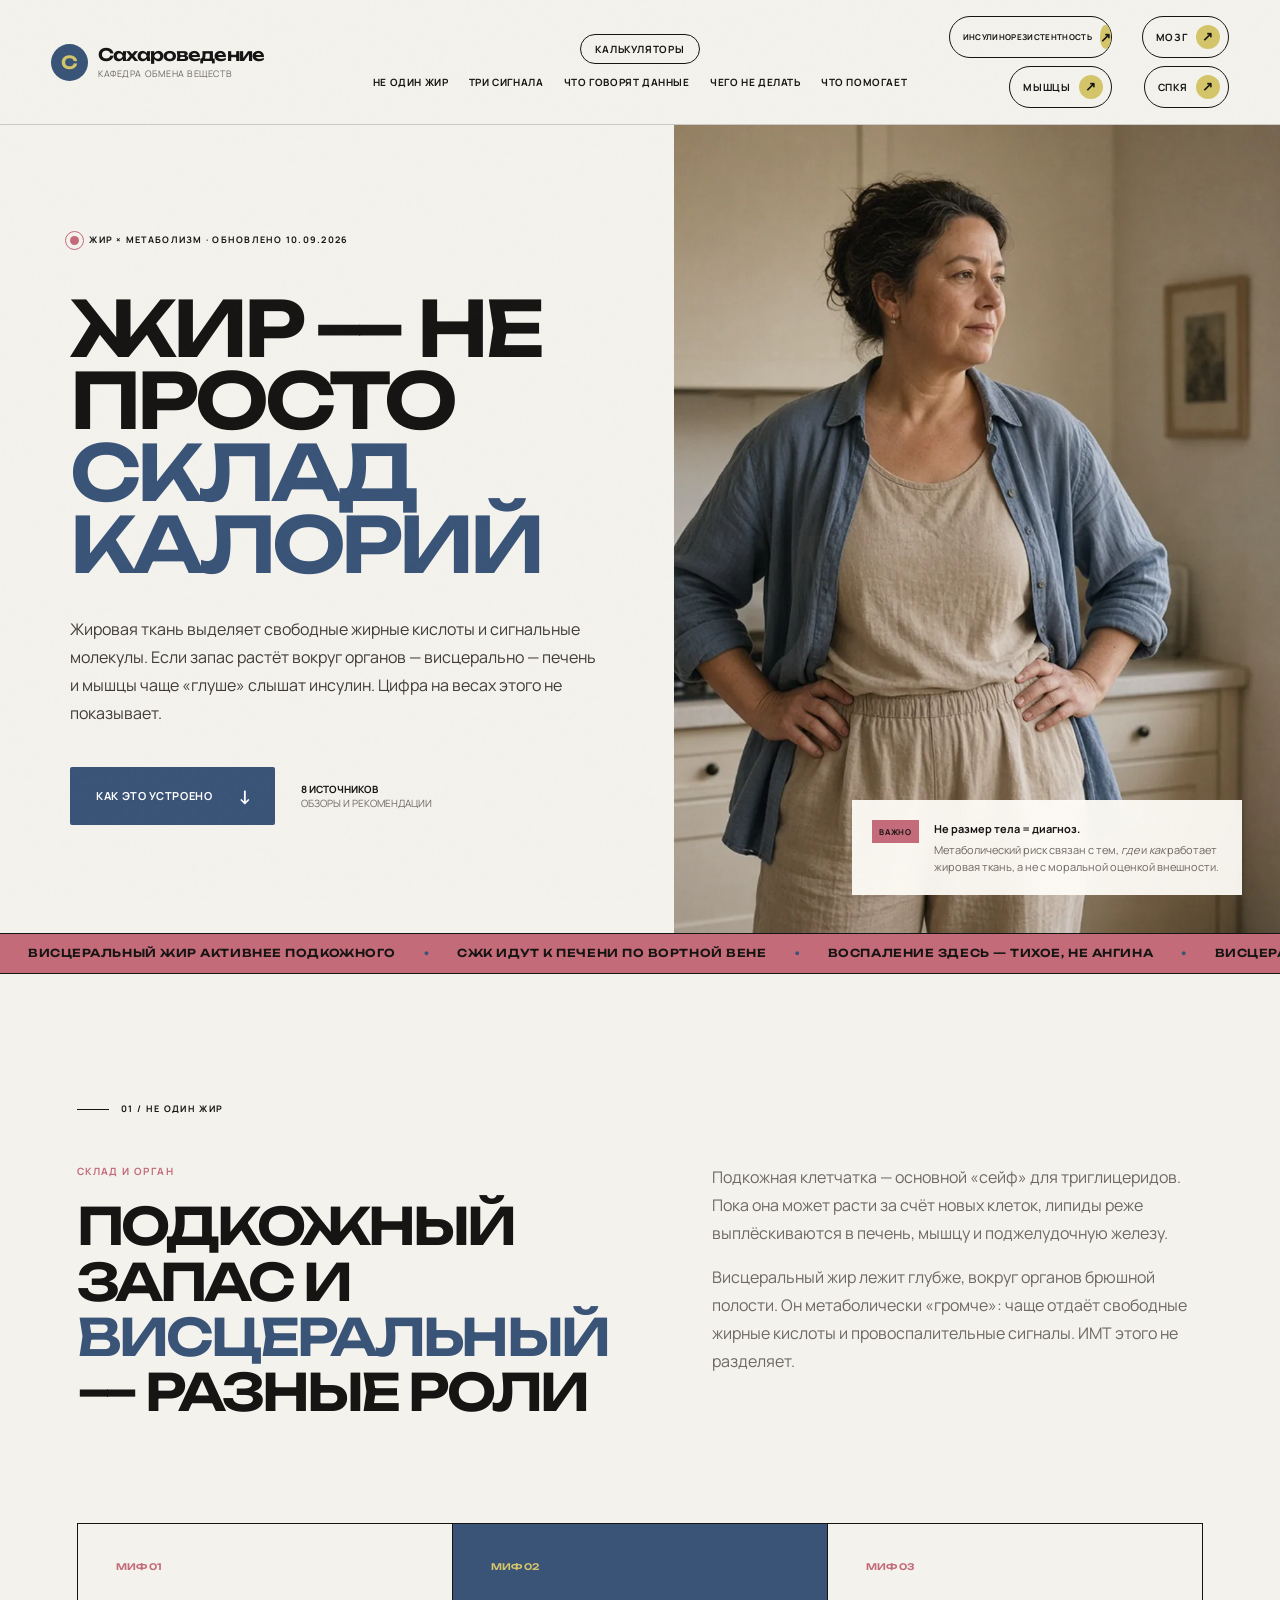
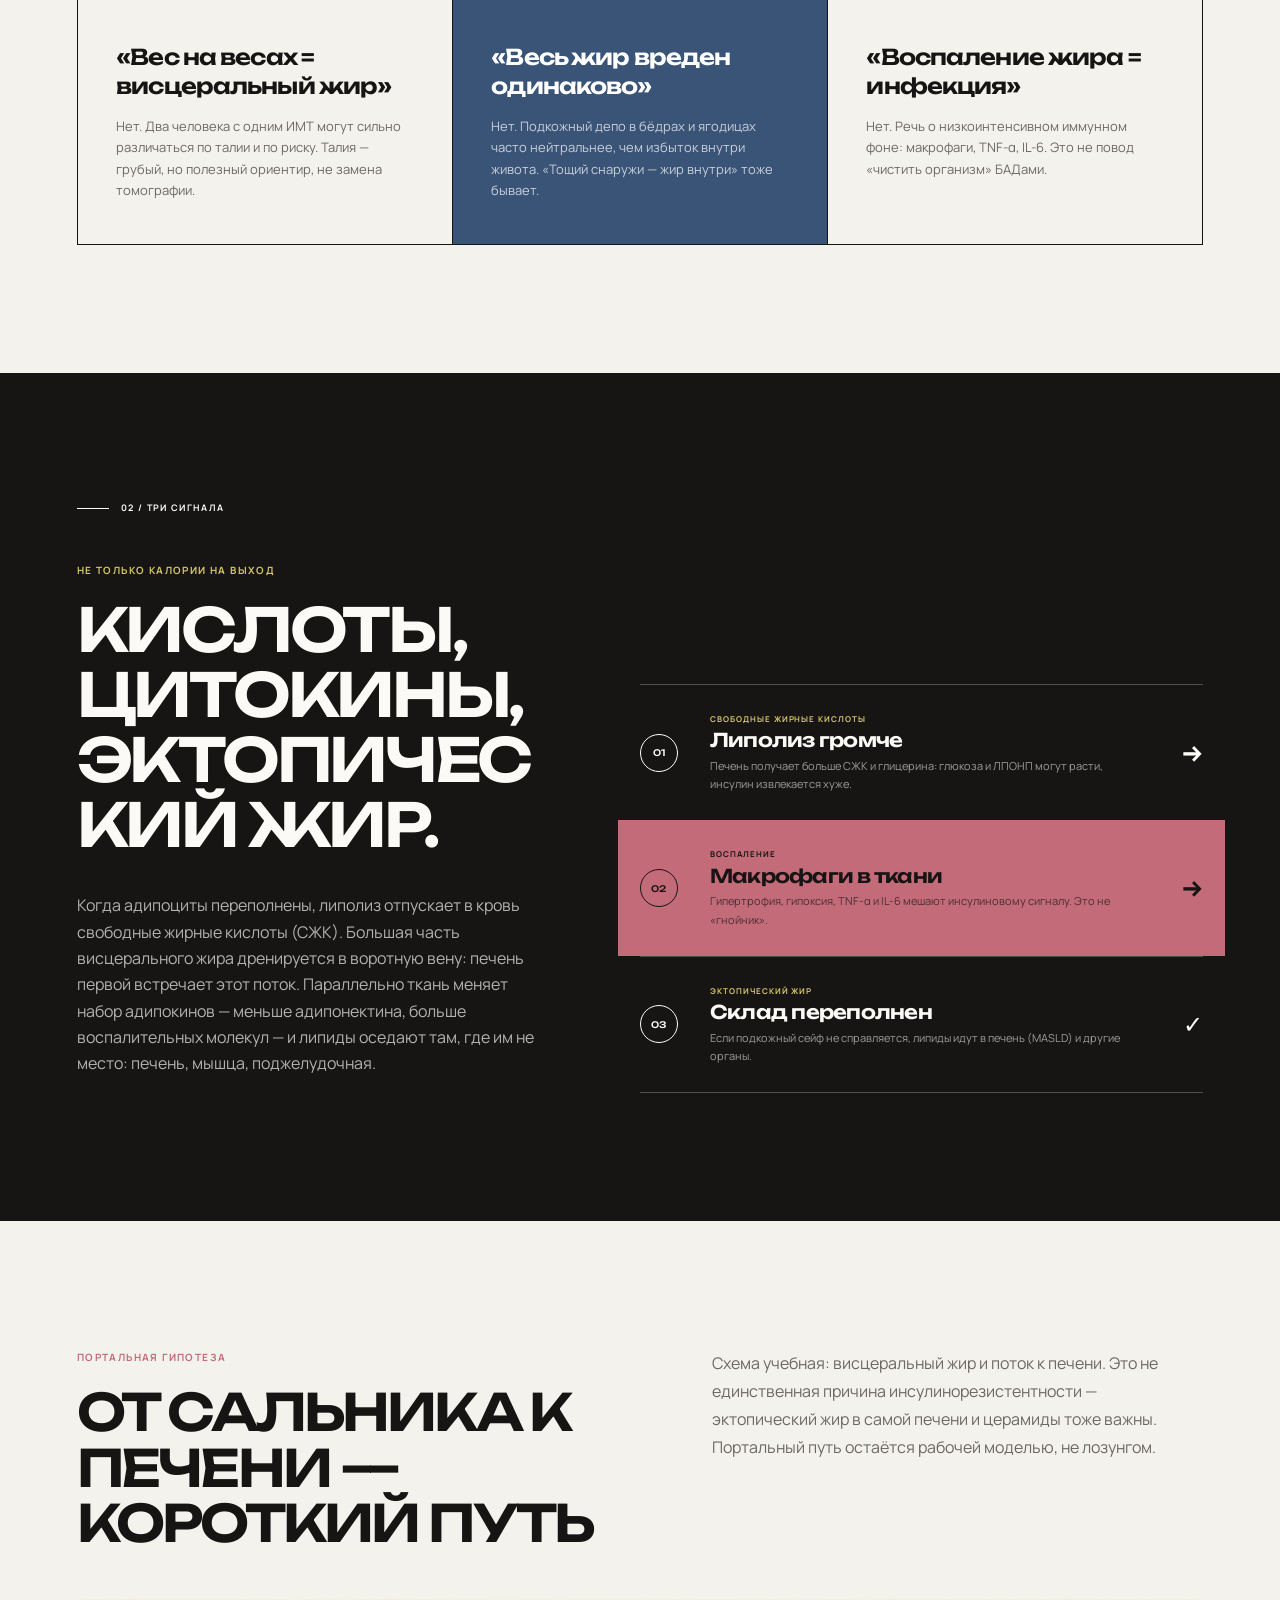
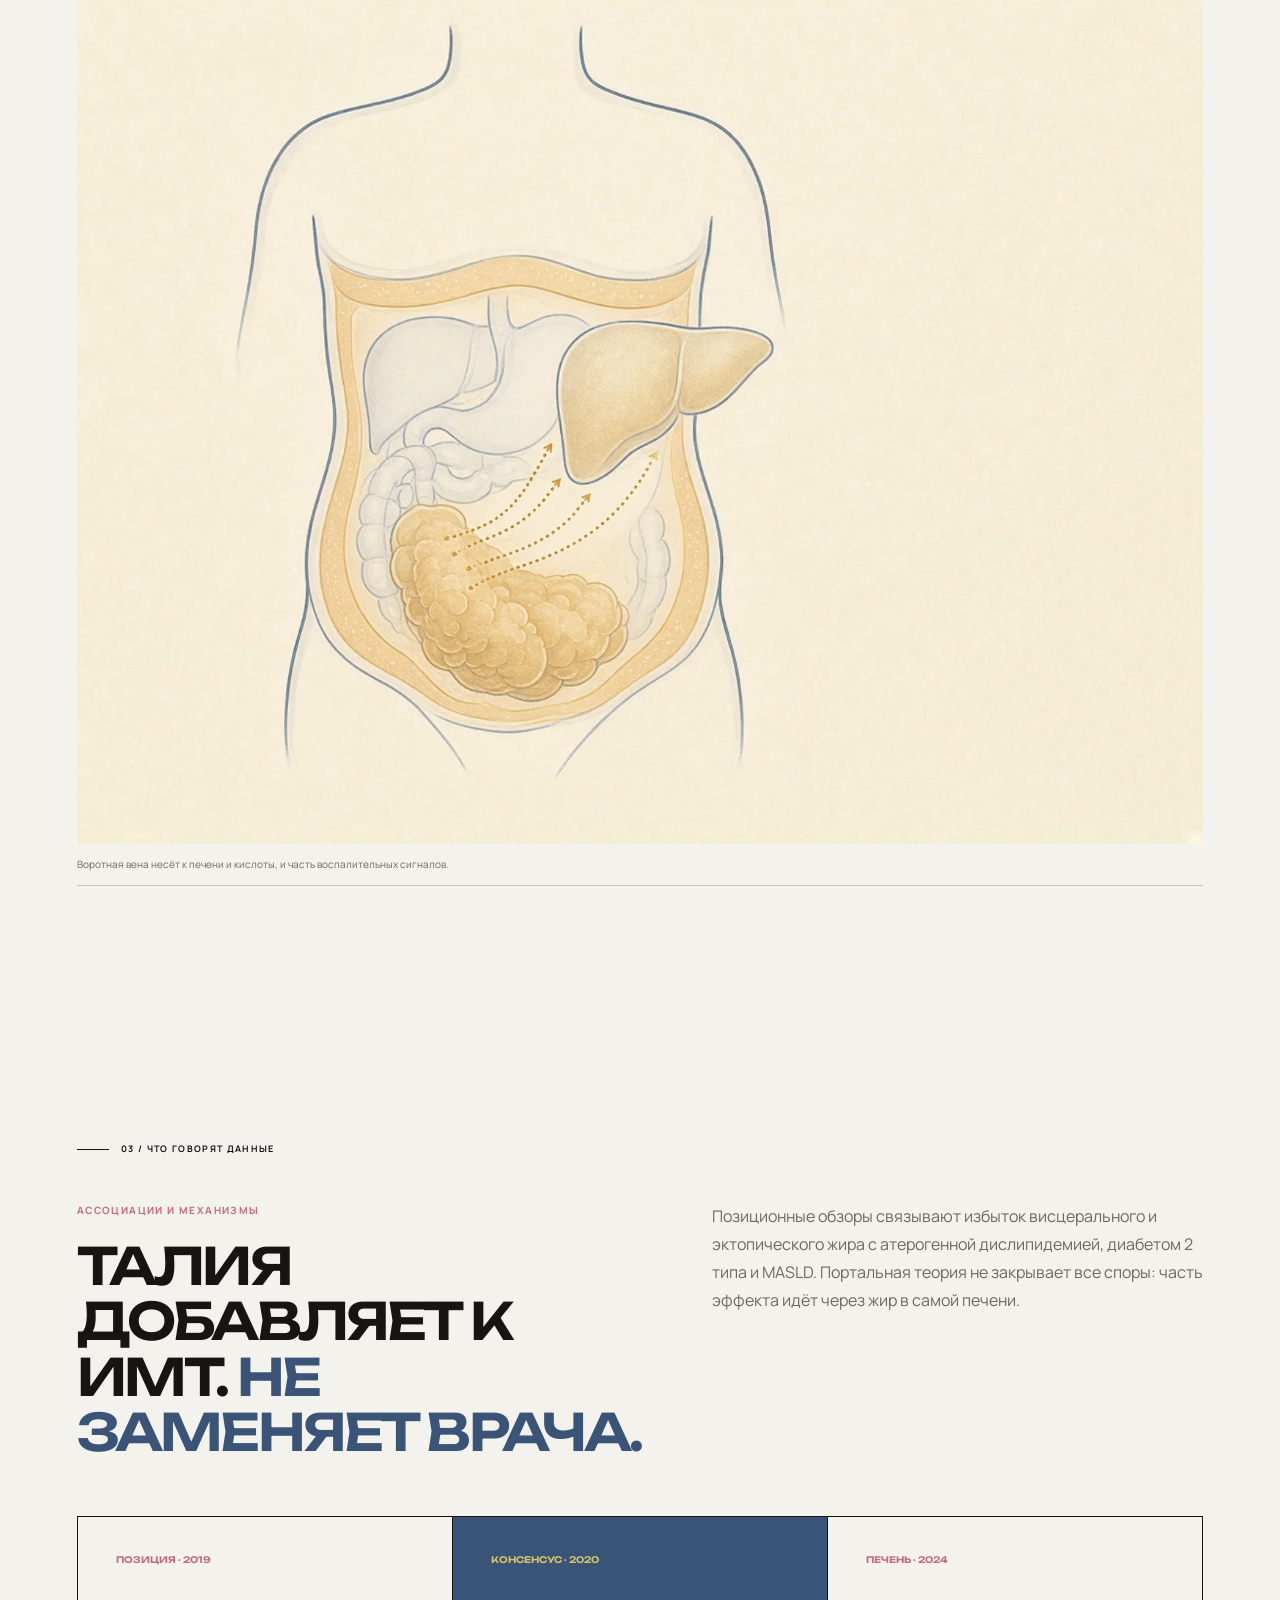
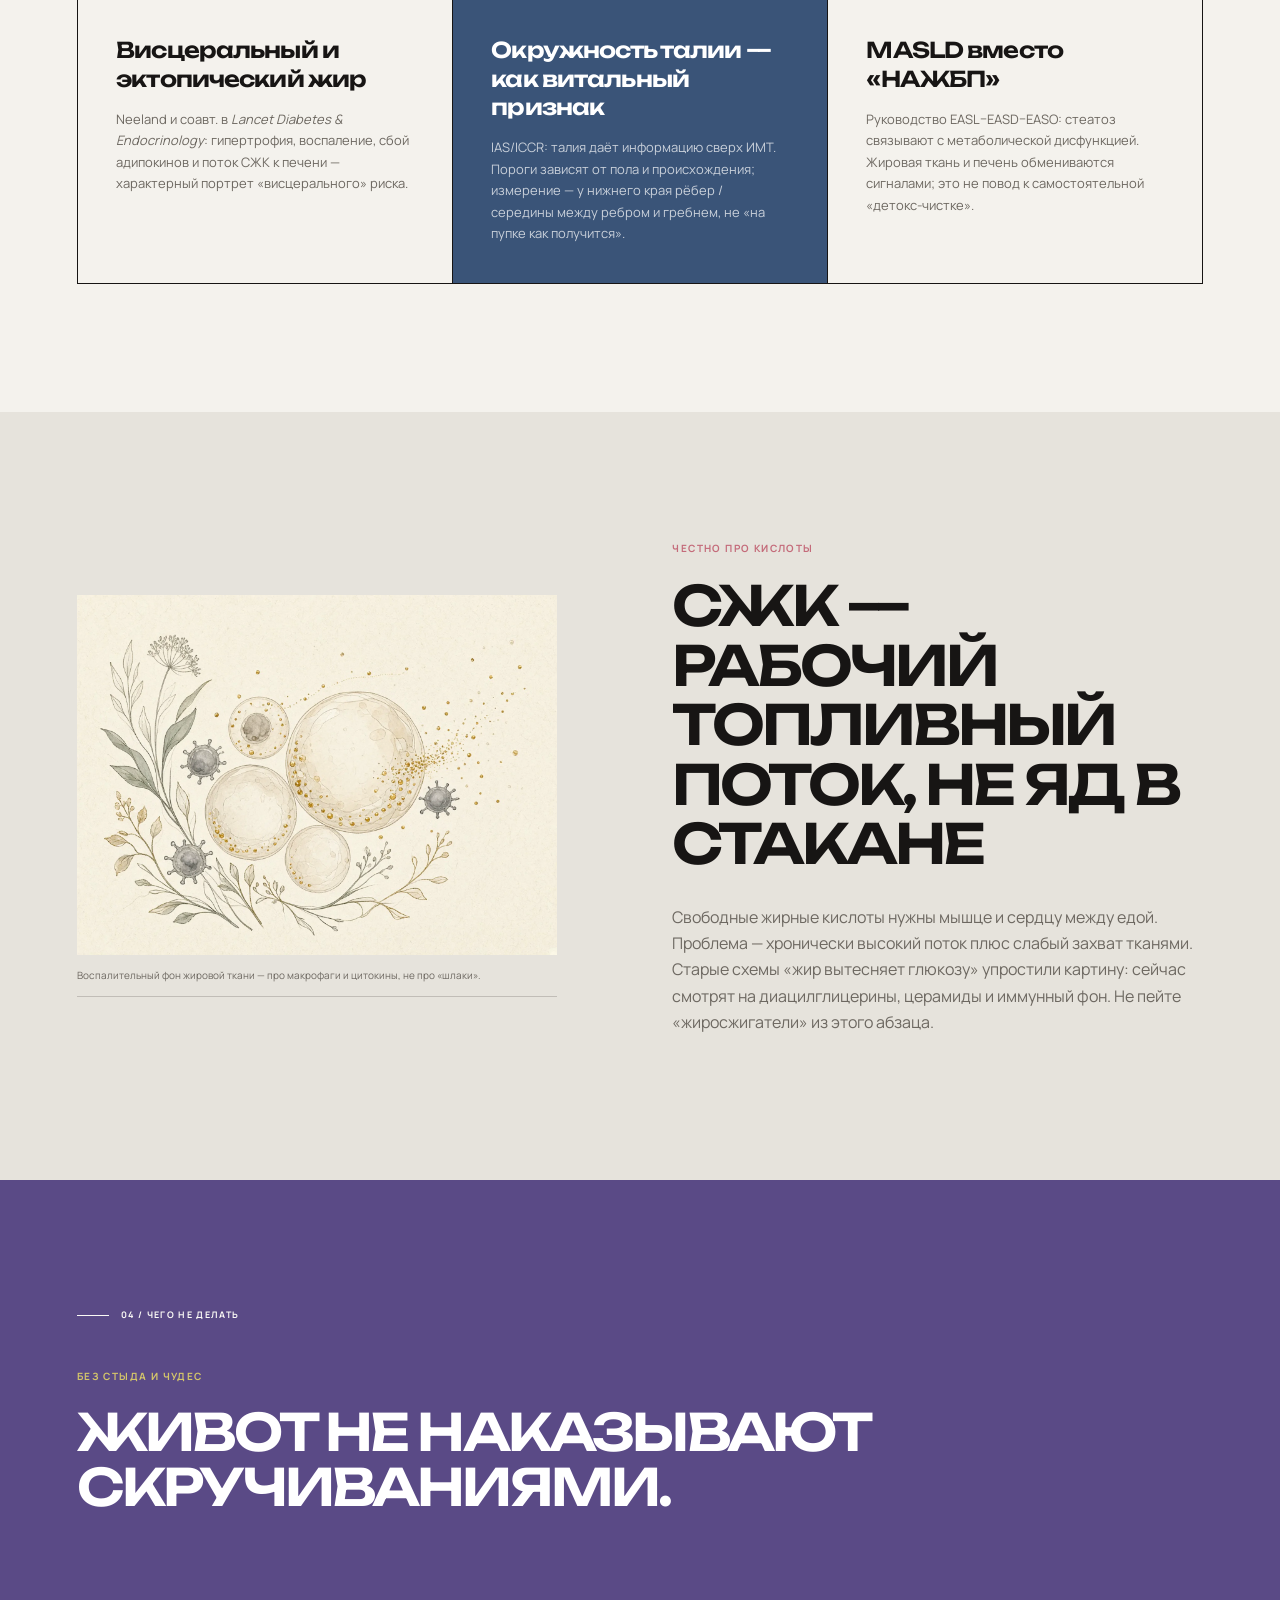
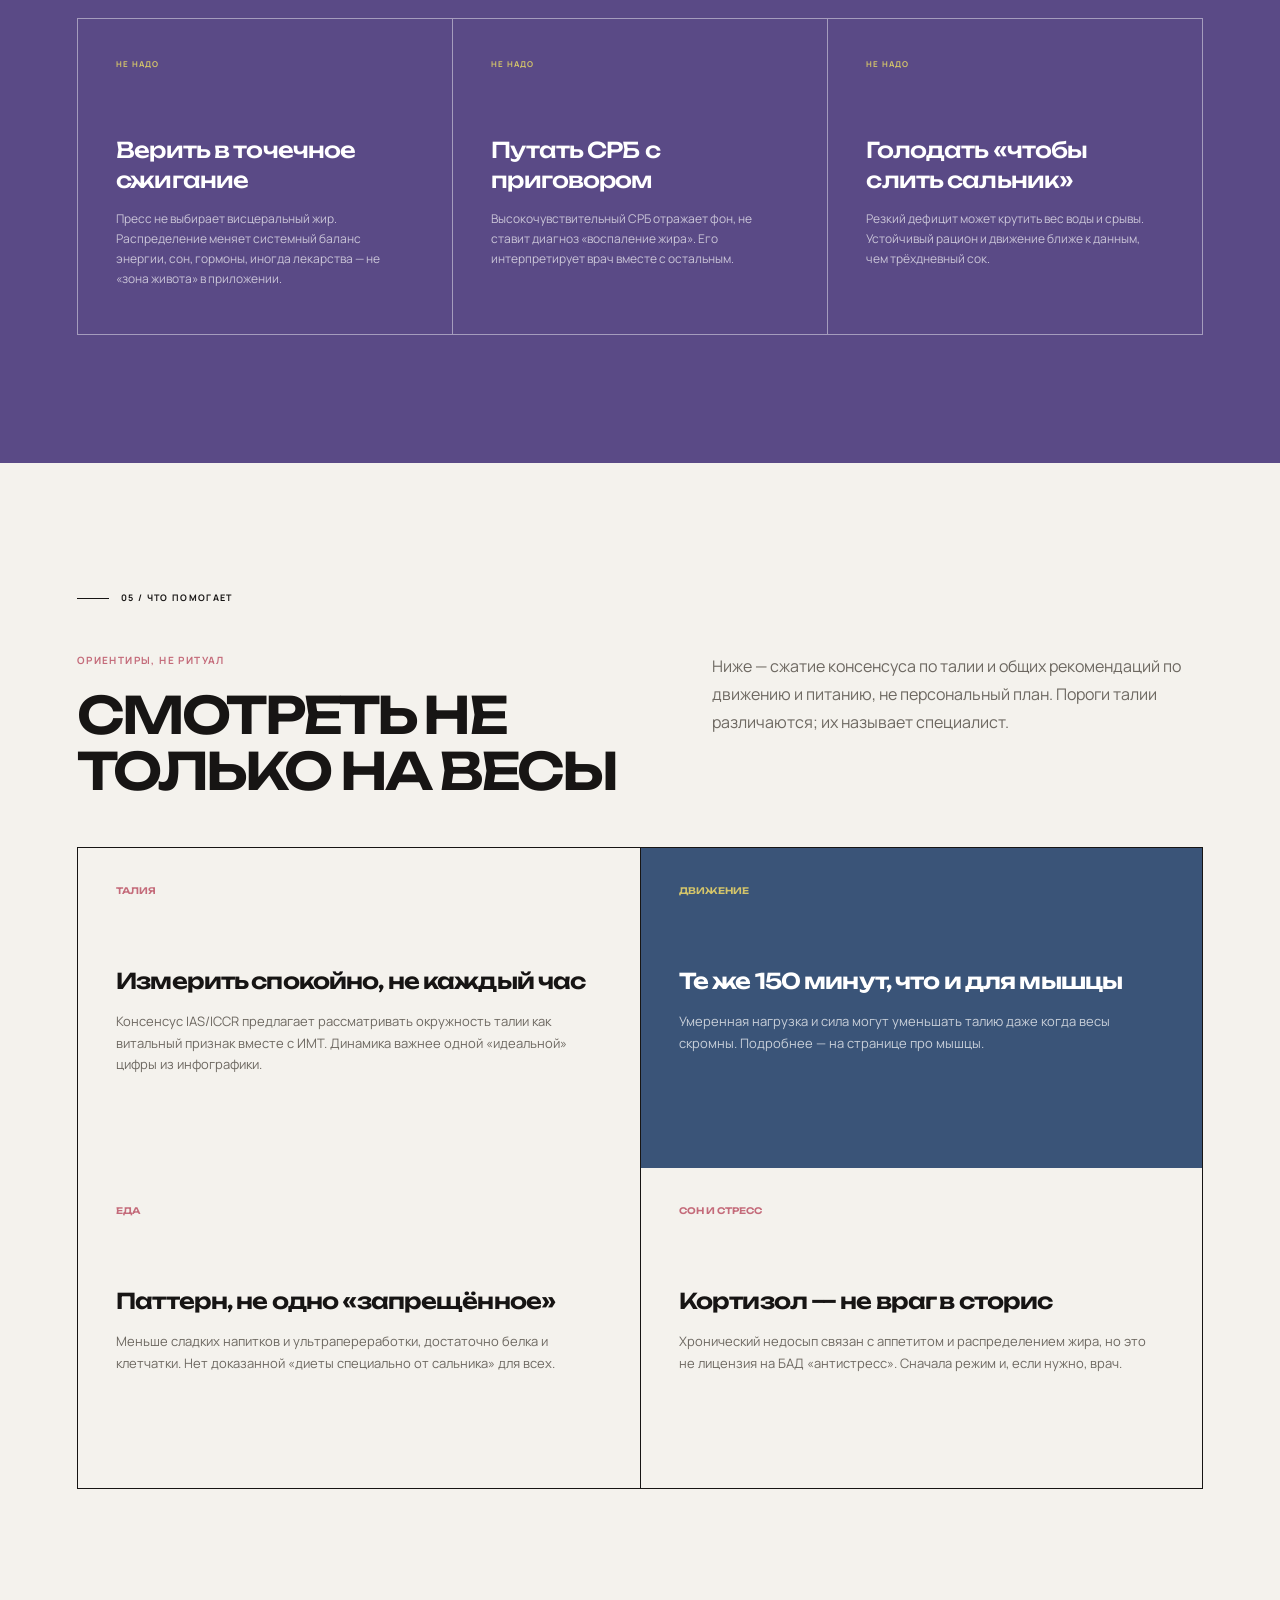
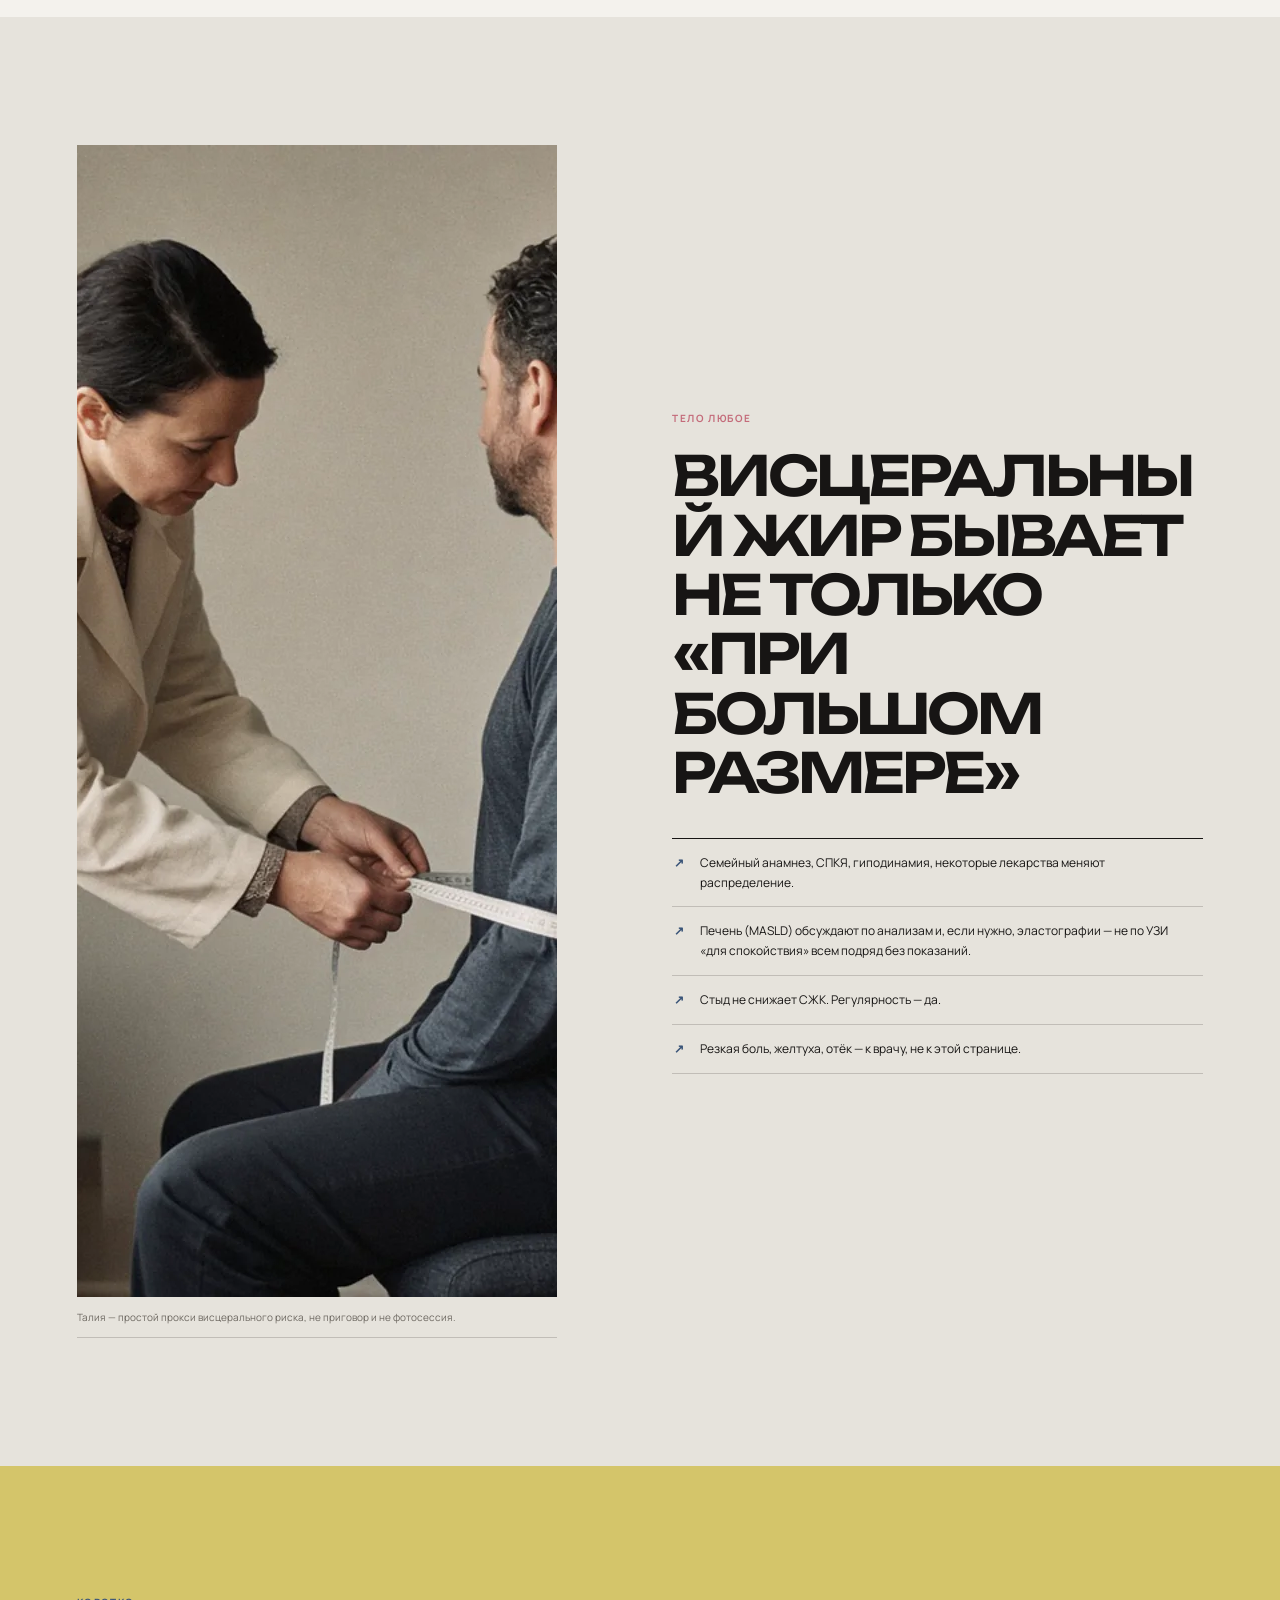
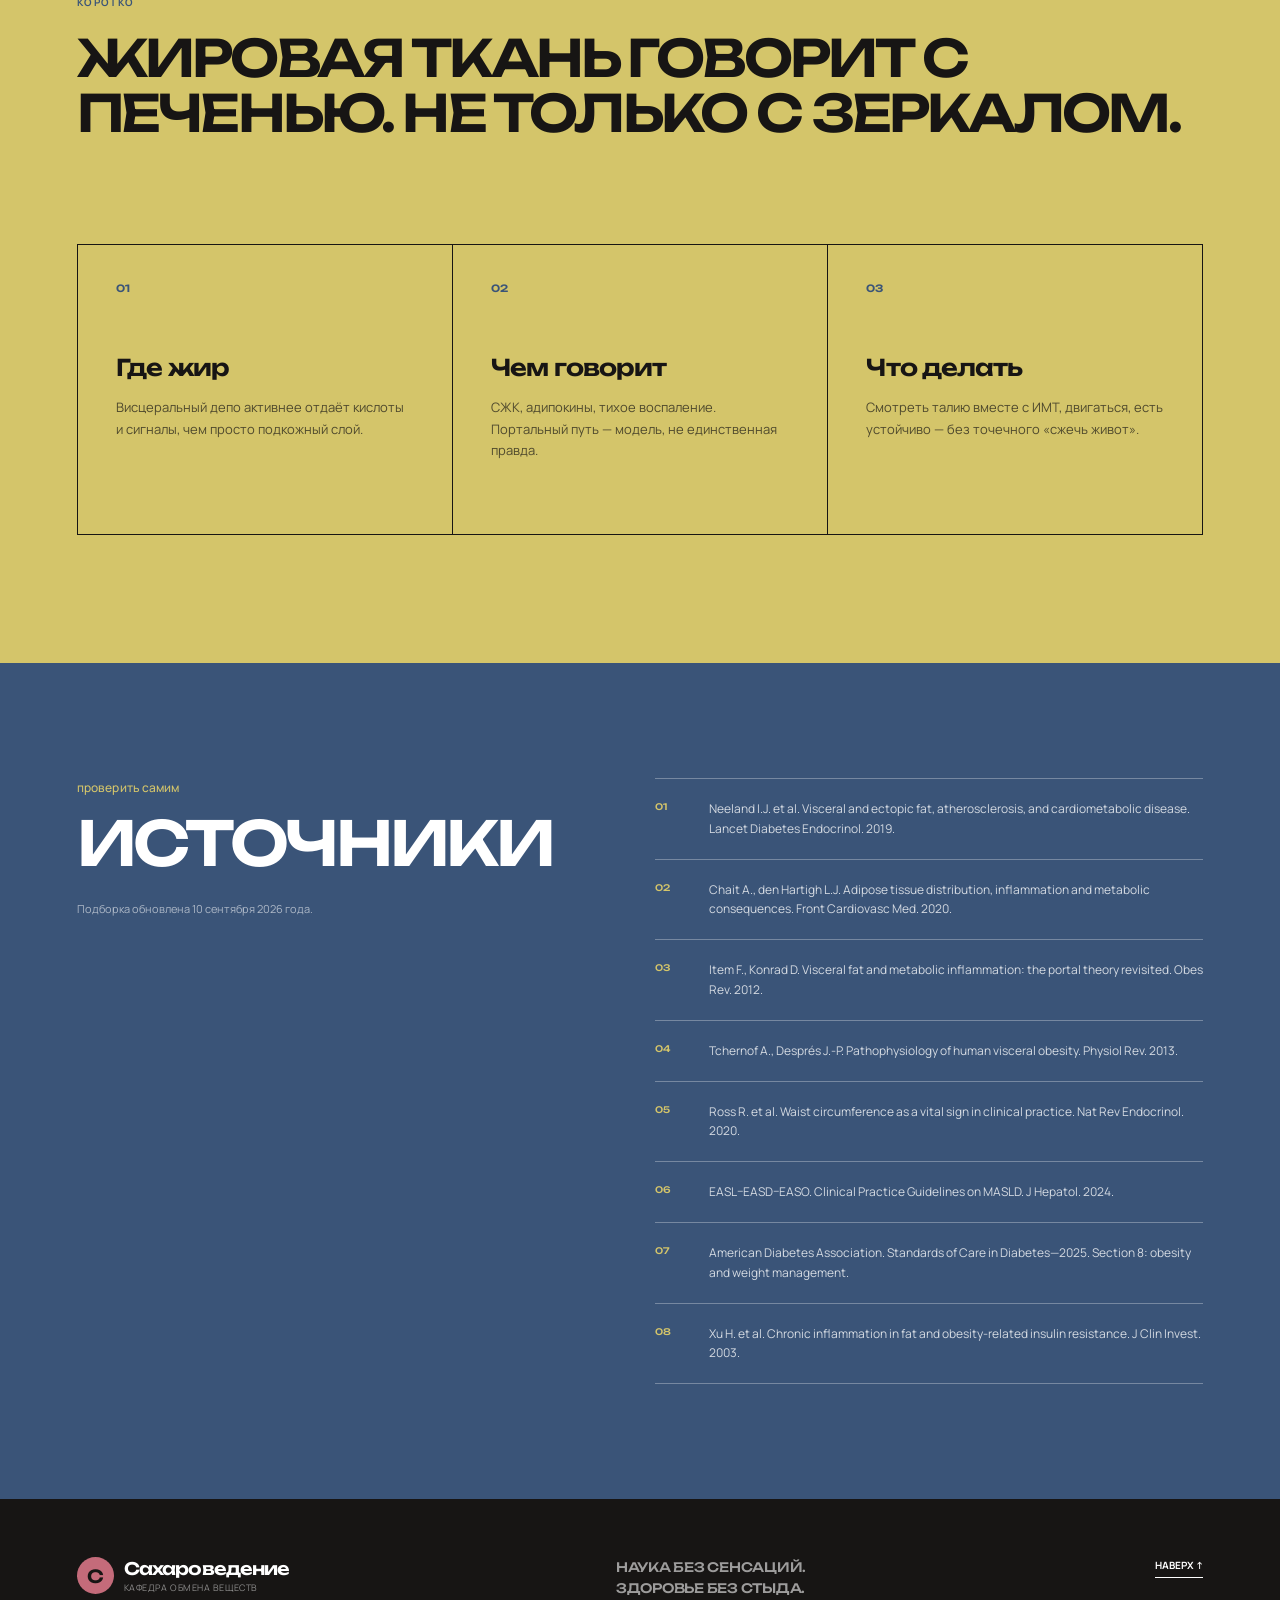
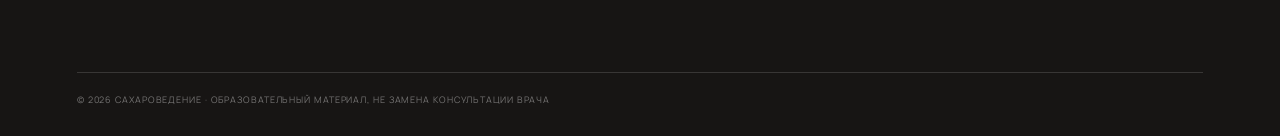
<file: docs/adipose-insulin.html>
<!doctype html>
<html lang="ru">
  <head>
    <meta charset="utf-8" />
    <meta name="viewport" content="width=device-width, initial-scale=1" />
    <meta
      name="description"
      content="Висцеральный жир, свободные жирные кислоты и воспалительные сигналы: почему не весь жир одинаков и как это связано с инсулином — без стыда и «сжечь живот»."
    />
    <meta name="theme-color" content="#f4f2ed" />
    <meta property="og:title" content="Сахароведение — Жировая ткань: висцеральный жир и сигналы" />
    <meta
      property="og:description"
      content="Подкожный склад и висцеральный жир работают по-разному. Свободные жирные кислоты, воспаление и печень — без обещаний точечного жиросжигания."
    />
    <meta property="og:type" content="article" />
    <meta property="og:url" content="https://sakharovedenie.ru/adipose-insulin.html" />
    <meta property="og:site_name" content="Сахароведение" />
    <meta property="og:locale" content="ru_RU" />
    <meta
      property="og:image"
      content="https://sakharovedenie.ru/assets/adipose-hero.webp"
    />
    <meta name="twitter:card" content="summary_large_image" />
    <meta name="twitter:title" content="Сахароведение — Жировая ткань: висцеральный жир и сигналы" />
    <meta
      name="twitter:description"
      content="Подкожный склад и висцеральный жир работают по-разному. Свободные жирные кислоты, воспаление и печень — без обещаний точечного жиросжигания."
    />
    <meta name="twitter:image" content="https://sakharovedenie.ru/assets/adipose-hero.webp" />
    <link rel="canonical" href="https://sakharovedenie.ru/adipose-insulin.html" />
    <title>Сахароведение — Жировая ткань, висцеральный жир и инсулин</title>
    <script type="application/ld+json">
      {
        "@context": "https://schema.org",
        "@type": "Article",
        "headline": "Сахароведение — Жировая ткань, висцеральный жир и инсулин",
        "inLanguage": "ru",
        "dateModified": "2026-09-14",
        "url": "https://sakharovedenie.ru/adipose-insulin.html",
        "image": "https://sakharovedenie.ru/assets/adipose-hero.webp",
        "isPartOf": { "@type": "WebSite", "name": "Сахароведение", "url": "https://sakharovedenie.ru/" }
      }
    </script>
    <link rel="icon" href="favicon.ico" sizes="any" />
    <link rel="icon" href="assets/favicon.svg" type="image/svg+xml" />
    <link rel="apple-touch-icon" href="apple-touch-icon.png" />
    <link rel="preconnect" href="https://fonts.googleapis.com" />
    <link rel="preconnect" href="https://fonts.gstatic.com" crossorigin />
    <link
      href="https://fonts.googleapis.com/css2?family=Manrope:wght@400;500;600;700&family=Unbounded:wght@500;600;700&display=swap"
      rel="stylesheet"
    />
    <link rel="stylesheet" href="adipose.css?v=20260925a" />
    <link rel="stylesheet" href="header.css?v=20260923d" />
    <script src="script.js" defer></script>
  </head>
  <body>
    <a class="skip-link" href="#content">Перейти к материалу</a>

    <header class="site-header">
      <a class="brand" href="index.html" aria-label="Сахароведение — на главную">
        <span class="brand-mark" aria-hidden="true">С</span>
        <span>
          <strong>Сахароведение</strong>
          <small>кафедра обмена веществ</small>
        </span>
      </a>
      <div class="header-center">
        <a class="calc-jump" href="calculators.html">Калькуляторы</a>
        <nav aria-label="Навигация по странице">
        <a href="#opening">Не один жир</a>
        <a href="#mechanism">Три сигнала</a>
        <a href="#evidence">Что говорят данные</a>
        <a href="#avoid">Чего не делать</a>
        <a href="#actions">Что помогает</a>
      </nav>
      </div>
      <div class="topic-stack" aria-label="Другие материалы">
        <a class="topic-pill topic-home" href="index.html">
          Инсулинорезистентность
          <span aria-hidden="true">↗</span>
        </a>
        <a class="topic-pill topic-brain" href="brain-insulin-resistance.html">
          Мозг
          <span aria-hidden="true">↗</span>
        </a>
        <a class="topic-pill topic-muscle" href="muscle-glucose.html">
          Мышцы
          <span aria-hidden="true">↗</span>
        </a>
        <a class="topic-pill topic-pcos" href="pcos-insulin.html">
          СПКЯ
          <span aria-hidden="true">↗</span>
        </a>
      </div>
    </header>

    <main id="content">
      <section class="hero" aria-labelledby="hero-title">
        <div class="hero-copy reveal">
          <div class="eyebrow">
            <span class="pulse-dot" aria-hidden="true"></span>
            Жир × Метаболизм · обновлено 10.09.2026
          </div>
          <h1 id="hero-title">
            Жир — не просто<br />
            <em>склад калорий</em>
          </h1>
          <p class="hero-lead">
            Жировая ткань выделяет свободные жирные кислоты и сигнальные молекулы. Если запас
            растёт вокруг органов — висцерально — печень и мышцы чаще «глуше» слышат инсулин.
            Цифра на весах этого не показывает.
          </p>
          <div class="hero-actions">
            <a class="button button-primary" href="#mechanism">
              Как это устроено
              <span aria-hidden="true">↓</span>
            </a>
            <p><strong>8 источников</strong><br />обзоры и рекомендации</p>
          </div>
        </div>

        <figure class="hero-image reveal delay-1">
          <img
            src="assets/adipose-hero.webp"
            alt="Женщина в светлой кухне спокойно стоит, руки на талии, без позы «до и после»"
            width="1536"
            height="1152"
          />
          <figcaption>
            <span>Важно</span>
            <p>
              <strong>Не размер тела = диагноз.</strong>
              Метаболический риск связан с тем, <em>где</em> и <em>как</em> работает жировая ткань,
              а не с моральной оценкой внешности.
            </p>
          </figcaption>
        </figure>
      </section>

      <div class="ticker" aria-hidden="true">
        <div>
          <span>ВИСЦЕРАЛЬНЫЙ ЖИР АКТИВНЕЕ ПОДКОЖНОГО</span><i>●</i>
          <span>СЖК ИДУТ К ПЕЧЕНИ ПО ВОРТНОЙ ВЕНЕ</span><i>●</i>
          <span>ВОСПАЛЕНИЕ ЗДЕСЬ — ТИХОЕ, НЕ АНГИНА</span><i>●</i>
          <span>ВИСЦЕРАЛЬНЫЙ ЖИР АКТИВНЕЕ ПОДКОЖНОГО</span><i>●</i>
          <span>СЖК ИДУТ К ПЕЧЕНИ ПО ВОРТНОЙ ВЕНЕ</span><i>●</i>
          <span>ВОСПАЛЕНИЕ ЗДЕСЬ — ТИХОЕ, НЕ АНГИНА</span><i>●</i>
        </div>
      </div>

      <section class="section opening" id="opening" aria-labelledby="opening-title">
        <div class="section-index reveal">01 / НЕ ОДИН ЖИР</div>
        <div class="split-heading">
          <div class="reveal">
            <p class="kicker">Склад и орган</p>
            <h2 id="opening-title">Подкожный запас и <em>висцеральный</em> — разные роли</h2>
          </div>
          <div class="opening-copy reveal delay-1">
            <p>
              Подкожная клетчатка — основной «сейф» для триглицеридов. Пока она может расти за счёт
              новых клеток, липиды реже выплёскиваются в печень, мышцу и поджелудочную железу.
            </p>
            <p>
              Висцеральный жир лежит глубже, вокруг органов брюшной полости. Он метаболически
              «громче»: чаще отдаёт свободные жирные кислоты и провоспалительные сигналы. ИМТ этого
              не разделяет.
            </p>
          </div>
        </div>

        <div class="myth-grid">
          <article class="myth-card reveal">
            <span>Миф 01</span>
            <h3>«Вес на весах = висцеральный жир»</h3>
            <p>
              Нет. Два человека с одним ИМТ могут сильно различаться по талии и по риску. Талия —
              грубый, но полезный ориентир, не замена томографии.
            </p>
          </article>
          <article class="myth-card myth-card-blue reveal delay-1">
            <span>Миф 02</span>
            <h3>«Весь жир вреден одинаково»</h3>
            <p>
              Нет. Подкожный депо в бёдрах и ягодицах часто нейтральнее, чем избыток внутри живота.
              «Тощий снаружи — жир внутри» тоже бывает.
            </p>
          </article>
          <article class="myth-card reveal delay-2">
            <span>Миф 03</span>
            <h3>«Воспаление жира = инфекция»</h3>
            <p>
              Нет. Речь о низкоинтенсивном иммунном фоне: макрофаги, TNF-α, IL-6. Это не повод
              «чистить организм» БАДами.
            </p>
          </article>
        </div>
      </section>

      <section class="mechanism" id="mechanism" aria-labelledby="mechanism-title">
        <div class="mechanism-copy reveal">
          <div class="section-index light">02 / ТРИ СИГНАЛА</div>
          <p class="kicker acid">Не только калории на выход</p>
          <h2 id="mechanism-title">Кислоты, цитокины, эктопический жир.</h2>
          <p>
            Когда адипоциты переполнены, липолиз отпускает в кровь свободные жирные кислоты (СЖК).
            Большая часть висцерального жира дренируется в воротную вену: печень первой встречает
            этот поток. Параллельно ткань меняет набор адипокинов — меньше адипонектина, больше
            воспалительных молекул — и липиды оседают там, где им не место: печень, мышца, поджелудочная.
          </p>
        </div>

        <div class="signal-stack reveal delay-1" aria-label="Три пути от висцерального жира">
          <article>
            <span class="signal-number">01</span>
            <div>
              <p class="signal-label">Свободные жирные кислоты</p>
              <h3>Липолиз громче</h3>
              <p>Печень получает больше СЖК и глицерина: глюкоза и ЛПОНП могут расти, инсулин извлекается хуже.</p>
            </div>
            <strong>→</strong>
          </article>
          <article class="signal-accent">
            <span class="signal-number">02</span>
            <div>
              <p class="signal-label">Воспаление</p>
              <h3>Макрофаги в ткани</h3>
              <p>Гипертрофия, гипоксия, TNF-α и IL-6 мешают инсулиновому сигналу. Это не «гнойник».</p>
            </div>
            <strong>→</strong>
          </article>
          <article>
            <span class="signal-number">03</span>
            <div>
              <p class="signal-label">Эктопический жир</p>
              <h3>Склад переполнен</h3>
              <p>Если подкожный сейф не справляется, липиды идут в печень (MASLD) и другие органы.</p>
            </div>
            <strong>✓</strong>
          </article>
        </div>
      </section>

      <section class="section" aria-labelledby="scheme-title">
        <div class="split-heading">
          <div class="reveal">
            <p class="kicker">Портальная гипотеза</p>
            <h2 id="scheme-title">От сальника к печени — короткий путь</h2>
          </div>
          <div class="opening-copy reveal delay-1">
            <p>
              Схема учебная: висцеральный жир и поток к печени. Это не единственная причина
              инсулинорезистентности — эктопический жир в самой печени и церамиды тоже важны.
              Портальный путь остаётся рабочей моделью, не лозунгом.
            </p>
          </div>
        </div>
        <figure class="movement-image scheme-figure reveal" style="margin-top: 48px">
          <img
            src="assets/adipose-scheme.webp"
            alt="Учебная схема: висцеральный жир в животе и стрелки к печени"
            width="1536"
            height="1152"
            loading="lazy"
          />
          <figcaption>Воротная вена несёт к печени и кислоты, и часть воспалительных сигналов.</figcaption>
        </figure>
      </section>

      <section class="section" id="evidence" aria-labelledby="evidence-title">
        <div class="section-index reveal">03 / ЧТО ГОВОРЯТ ДАННЫЕ</div>
        <div class="split-heading">
          <div class="reveal">
            <p class="kicker">Ассоциации и механизмы</p>
            <h2 id="evidence-title">Талия добавляет к ИМТ. <em>Не заменяет врача.</em></h2>
          </div>
          <div class="opening-copy reveal delay-1">
            <p>
              Позиционные обзоры связывают избыток висцерального и эктопического жира с атерогенной
              дислипидемией, диабетом 2 типа и MASLD. Портальная теория не закрывает все споры:
              часть эффекта идёт через жир в самой печени.
            </p>
          </div>
        </div>

        <div class="myth-grid" style="margin-top: 56px">
          <article class="myth-card reveal">
            <span>Позиция · 2019</span>
            <h3>Висцеральный и эктопический жир</h3>
            <p>
              Neeland и соавт. в <em>Lancet Diabetes &amp; Endocrinology</em>: гипертрофия,
              воспаление, сбой адипокинов и поток СЖК к печени — характерный портрет «висцерального»
              риска.
            </p>
          </article>
          <article class="myth-card myth-card-blue reveal delay-1">
            <span>Консенсус · 2020</span>
            <h3>Окружность талии — как витальный признак</h3>
            <p>
              IAS/ICCR: талия даёт информацию сверх ИМТ. Пороги зависят от пола и происхождения;
              измерение — у нижнего края рёбер / середины между ребром и гребнем, не «на пупке как
              получится».
            </p>
          </article>
          <article class="myth-card reveal delay-2">
            <span>Печень · 2024</span>
            <h3>MASLD вместо «НАЖБП»</h3>
            <p>
              Руководство EASL–EASD–EASO: стеатоз связывают с метаболической дисфункцией. Жировая
              ткань и печень обмениваются сигналами; это не повод к самостоятельной «детокс-чистке».
            </p>
          </article>
        </div>
      </section>

      <section class="movement section">
        <figure class="movement-image scheme-figure reveal">
          <img
            src="assets/adipose-inflammation.webp"
            alt="Схематичные адипоциты и мелкие иммунные клетки, тихие сигналы вокруг"
            width="1536"
            height="1152"
            loading="lazy"
          />
          <figcaption>Воспалительный фон жировой ткани — про макрофаги и цитокины, не про «шлаки».</figcaption>
        </figure>
        <div class="movement-copy reveal delay-1">
          <p class="kicker">Честно про кислоты</p>
          <h2>СЖК — рабочий топливный поток, не яд в стакане</h2>
          <p>
            Свободные жирные кислоты нужны мышце и сердцу между едой. Проблема — хронически высокий
            поток плюс слабый захват тканями. Старые схемы «жир вытесняет глюкозу» упростили картину:
            сейчас смотрят на диацилглицерины, церамиды и иммунный фон. Не пейте «жиросжигатели» из
            этого абзаца.
          </p>
        </div>
      </section>

      <section class="endometrium" id="avoid" aria-labelledby="avoid-title">
        <div class="endometrium-title reveal">
          <div class="section-index light">04 / ЧЕГО НЕ ДЕЛАТЬ</div>
          <p class="kicker acid">Без стыда и чудес</p>
          <h2 id="avoid-title">Живот не наказывают скручиваниями.</h2>
        </div>
        <div class="endometrium-grid">
          <article class="reveal">
            <span>Не надо</span>
            <h3>Верить в точечное сжигание</h3>
            <p>
              Пресс не выбирает висцеральный жир. Распределение меняет системный баланс энергии,
              сон, гормоны, иногда лекарства — не «зона живота» в приложении.
            </p>
          </article>
          <article class="reveal delay-1">
            <span>Не надо</span>
            <h3>Путать СРБ с приговором</h3>
            <p>
              Высокочувствительный СРБ отражает фон, не ставит диагноз «воспаление жира». Его
              интерпретирует врач вместе с остальным.
            </p>
          </article>
          <article class="reveal delay-2">
            <span>Не надо</span>
            <h3>Голодать «чтобы слить сальник»</h3>
            <p>
              Резкий дефицит может крутить вес воды и срывы. Устойчивый рацион и движение ближе к
              данным, чем трёхдневный сок.
            </p>
          </article>
        </div>
      </section>

      <section class="section" id="actions" aria-labelledby="actions-title">
        <div class="section-index reveal">05 / ЧТО ПОМОГАЕТ</div>
        <div class="split-heading">
          <div class="reveal">
            <p class="kicker">Ориентиры, не ритуал</p>
            <h2 id="actions-title">Смотреть не только на весы</h2>
          </div>
          <div class="opening-copy reveal delay-1">
            <p>
              Ниже — сжатие консенсуса по талии и общих рекомендаций по движению и питанию, не
              персональный план. Пороги талии различаются; их называет специалист.
            </p>
          </div>
        </div>

        <div class="myth-grid four" style="margin-top: 48px">
          <article class="myth-card reveal">
            <span>Талия</span>
            <h3>Измерить спокойно, не каждый час</h3>
            <p>
              Консенсус IAS/ICCR предлагает рассматривать окружность талии как витальный признак
              вместе с ИМТ. Динамика важнее одной «идеальной» цифры из инфографики.
            </p>
          </article>
          <article class="myth-card myth-card-blue reveal delay-1">
            <span>Движение</span>
            <h3>Те же 150 минут, что и для мышцы</h3>
            <p>
              Умеренная нагрузка и сила могут уменьшать талию даже когда весы скромны. Подробнее —
              на <a href="muscle-glucose.html">странице про мышцы</a>.
            </p>
          </article>
          <article class="myth-card reveal delay-2">
            <span>Еда</span>
            <h3>Паттерн, не одно «запрещённое»</h3>
            <p>
              Меньше сладких напитков и ультрапереработки, достаточно белка и клетчатки. Нет
              доказанной «диеты специально от сальника» для всех.
            </p>
          </article>
          <article class="myth-card reveal">
            <span>Сон и стресс</span>
            <h3>Кортизол — не враг в сторис</h3>
            <p>
              Хронический недосып связан с аппетитом и распределением жира, но это не лицензия на
              БАД «антистресс». Сначала режим и, если нужно, врач.
            </p>
          </article>
        </div>
      </section>

      <section class="movement section">
        <figure class="movement-image reveal">
          <img
            src="assets/adipose-waist.webp"
            alt="Врач измеряет окружность талии сидящему человеку мягким сантиметром"
            width="1536"
            height="1152"
            loading="lazy"
          />
          <figcaption>Талия — простой прокси висцерального риска, не приговор и не фотосессия.</figcaption>
        </figure>
        <div class="movement-copy reveal delay-1">
          <p class="kicker">Тело любое</p>
          <h2>Висцеральный жир бывает не только «при большом размере»</h2>
          <ul>
            <li>Семейный анамнез, СПКЯ, гиподинамия, некоторые лекарства меняют распределение.</li>
            <li>Печень (MASLD) обсуждают по анализам и, если нужно, эластографии — не по УЗИ «для спокойствия» всем подряд без показаний.</li>
            <li>Стыд не снижает СЖК. Регулярность — да.</li>
            <li>Резкая боль, желтуха, отёк — к врачу, не к этой странице.</li>
          </ul>
        </div>
      </section>

      <section class="summary" aria-labelledby="summary-title">
        <div class="summary-heading reveal">
          <p class="kicker acid">Коротко</p>
          <h2 id="summary-title">Жировая ткань говорит с печенью. Не только с зеркалом.</h2>
        </div>
        <div class="summary-list">
          <article class="reveal">
            <span>01</span>
            <h3>Где жир</h3>
            <p>Висцеральный депо активнее отдаёт кислоты и сигналы, чем просто подкожный слой.</p>
          </article>
          <article class="reveal delay-1">
            <span>02</span>
            <h3>Чем говорит</h3>
            <p>СЖК, адипокины, тихое воспаление. Портальный путь — модель, не единственная правда.</p>
          </article>
          <article class="reveal delay-2">
            <span>03</span>
            <h3>Что делать</h3>
            <p>Смотреть талию вместе с ИМТ, двигаться, есть устойчиво — без точечного «сжечь живот».</p>
          </article>
        </div>
      </section>

      <section class="sources" id="sources" aria-labelledby="sources-title">
        <div class="sources-heading">
          <p class="sources-kicker">проверить самим</p>
          <h2 id="sources-title">Источники</h2>
          <p>Подборка обновлена 10 сентября 2026 года.</p>
        </div>
        <ol>
          <li>
            <a href="https://doi.org/10.1016/S2213-8587(19)30084-1" target="_blank" rel="noopener noreferrer">
              Neeland I.J. et al. Visceral and ectopic fat, atherosclerosis, and cardiometabolic disease.
              Lancet Diabetes Endocrinol. 2019.
            </a>
          </li>
          <li>
            <a href="https://doi.org/10.3389/fcvm.2020.00022" target="_blank" rel="noopener noreferrer">
              Chait A., den Hartigh L.J. Adipose tissue distribution, inflammation and metabolic consequences.
              Front Cardiovasc Med. 2020.
            </a>
          </li>
          <li>
            <a href="https://doi.org/10.1111/j.1467-789X.2012.01035.x" target="_blank" rel="noopener noreferrer">
              Item F., Konrad D. Visceral fat and metabolic inflammation: the portal theory revisited. Obes Rev. 2012.
            </a>
          </li>
          <li>
            <a href="https://doi.org/10.1152/physrev.00033.2012" target="_blank" rel="noopener noreferrer">
              Tchernof A., Després J.-P. Pathophysiology of human visceral obesity. Physiol Rev. 2013.
            </a>
          </li>
          <li>
            <a href="https://doi.org/10.1038/s41574-019-0310-7" target="_blank" rel="noopener noreferrer">
              Ross R. et al. Waist circumference as a vital sign in clinical practice. Nat Rev Endocrinol. 2020.
            </a>
          </li>
          <li>
            <a href="https://doi.org/10.1016/j.jhep.2024.04.031" target="_blank" rel="noopener noreferrer">
              EASL–EASD–EASO. Clinical Practice Guidelines on MASLD. J Hepatol. 2024.
            </a>
          </li>
          <li>
            <a href="https://doi.org/10.2337/dc25-S008" target="_blank" rel="noopener noreferrer">
              American Diabetes Association. Standards of Care in Diabetes—2025. Section 8: obesity and weight management.
            </a>
          </li>
          <li>
            <a href="https://doi.org/10.1172/JCI19451" target="_blank" rel="noopener noreferrer">
              Xu H. et al. Chronic inflammation in fat and obesity-related insulin resistance. J Clin Invest. 2003.
            </a>
          </li>
        </ol>
      </section>
    </main>

    <footer>
      <a class="brand brand-footer" href="index.html" aria-label="Сахароведение — на главную">
        <span class="brand-mark" aria-hidden="true">С</span>
        <span><strong>Сахароведение</strong><small>кафедра обмена веществ</small></span>
      </a>
      <p>Наука без сенсаций.<br />Здоровье без стыда.</p>
      <a class="back-to-top" href="#">Наверх ↑</a>
      <small>
        © <span id="year">2026</span> Сахароведение · Образовательный материал, не замена консультации врача
      </small>
    </footer>
  </body>
</html>
</file>
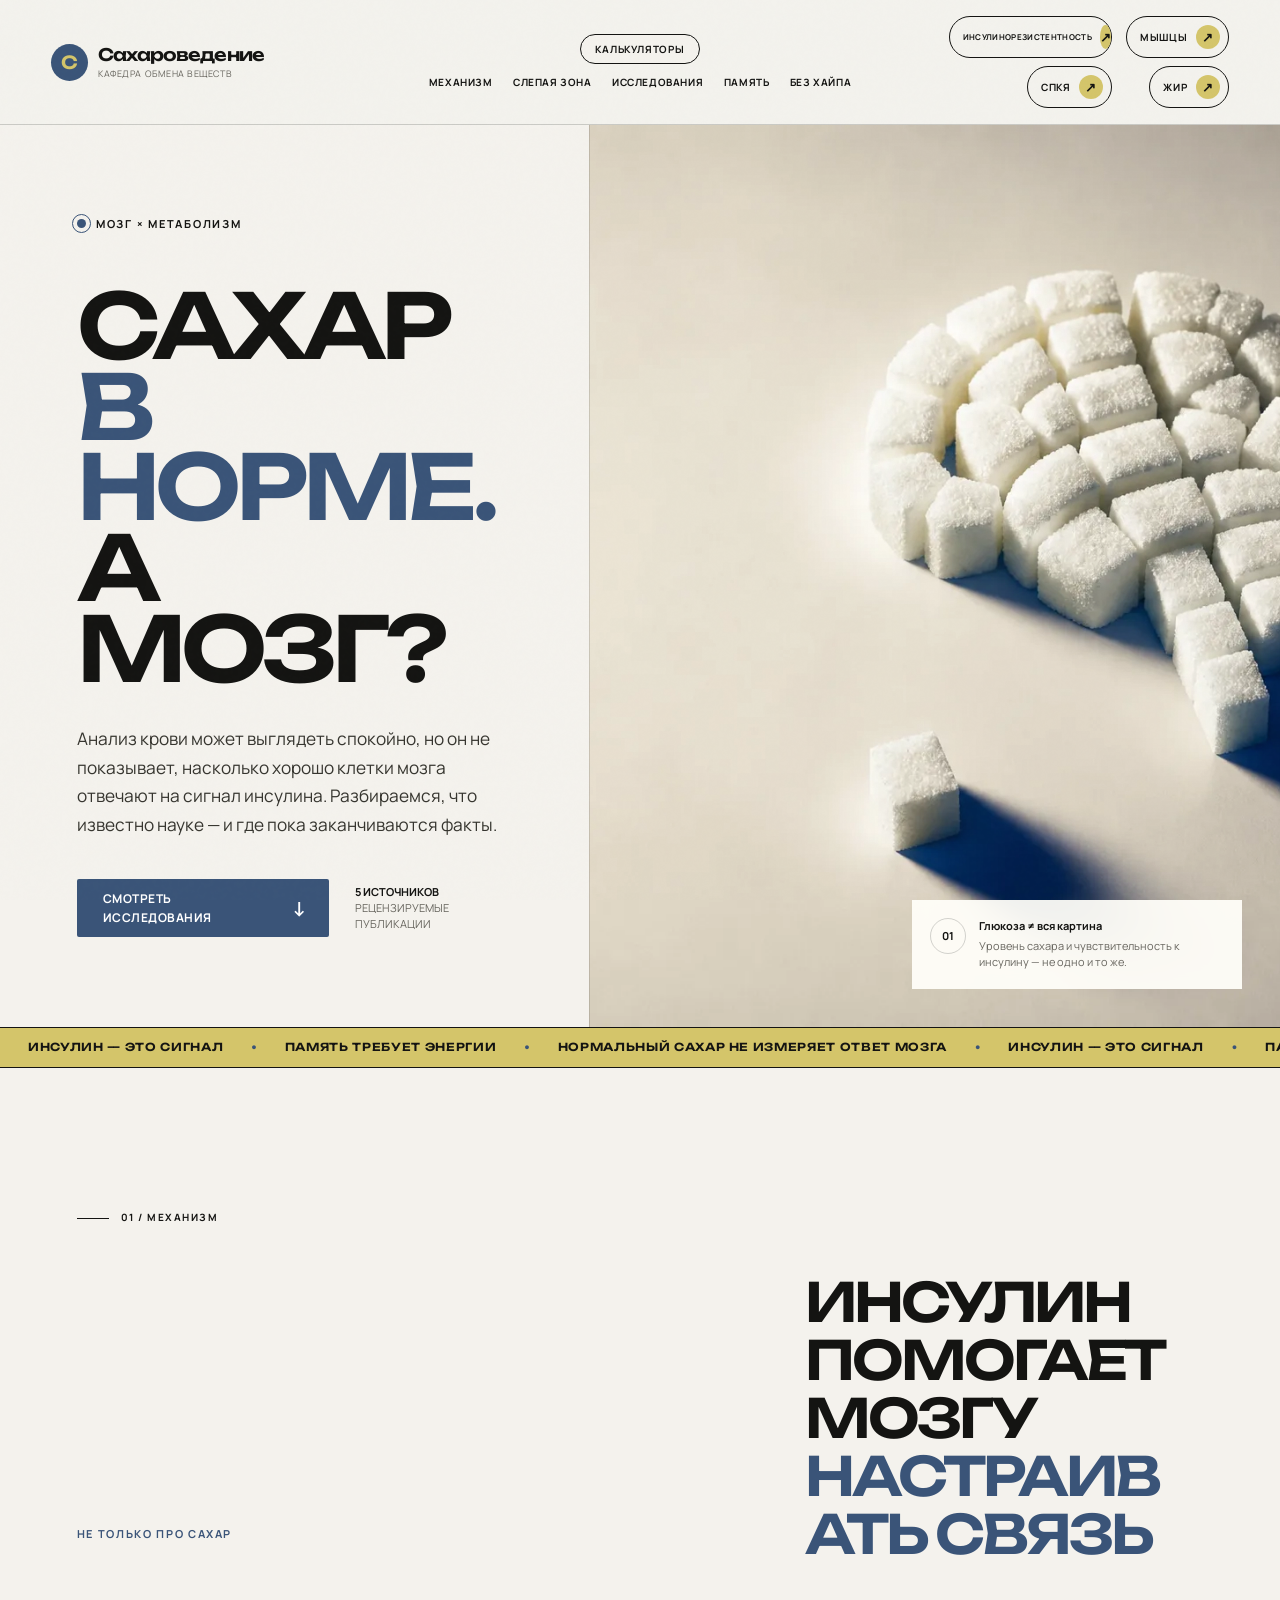
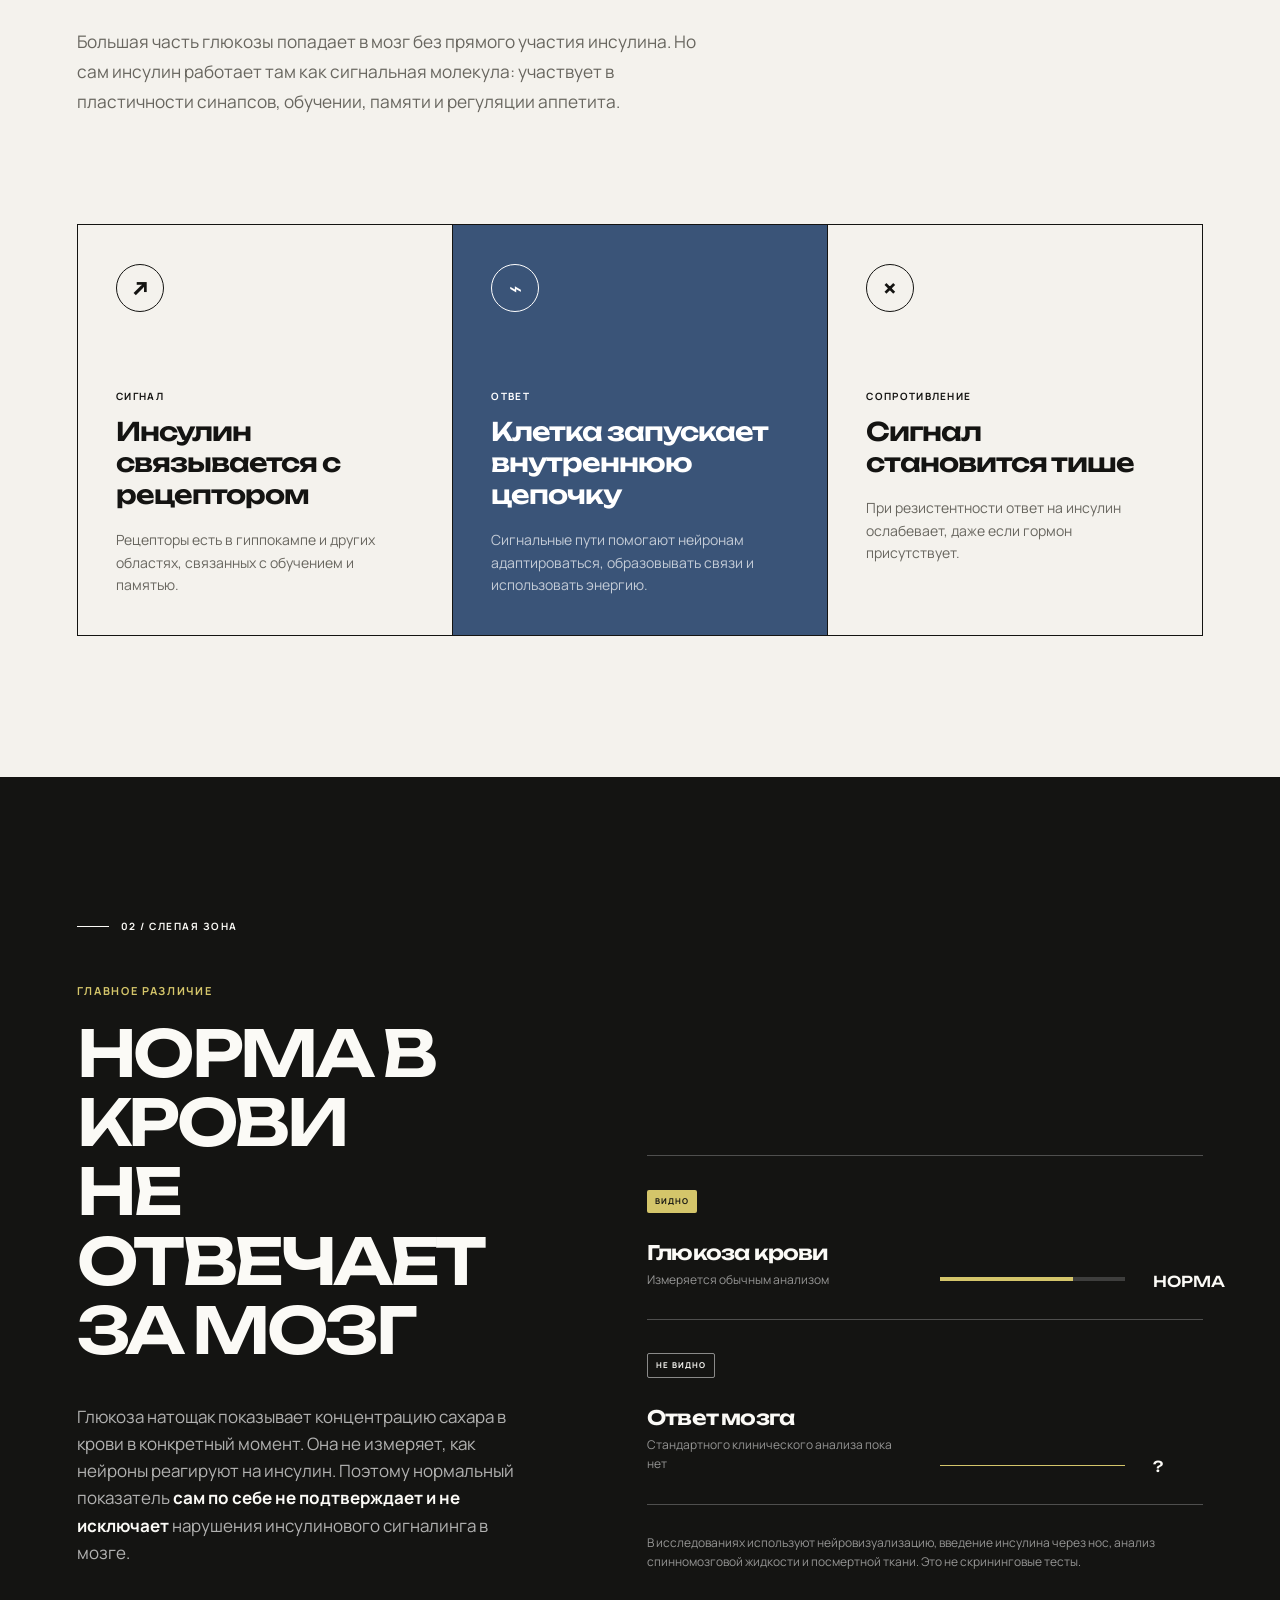
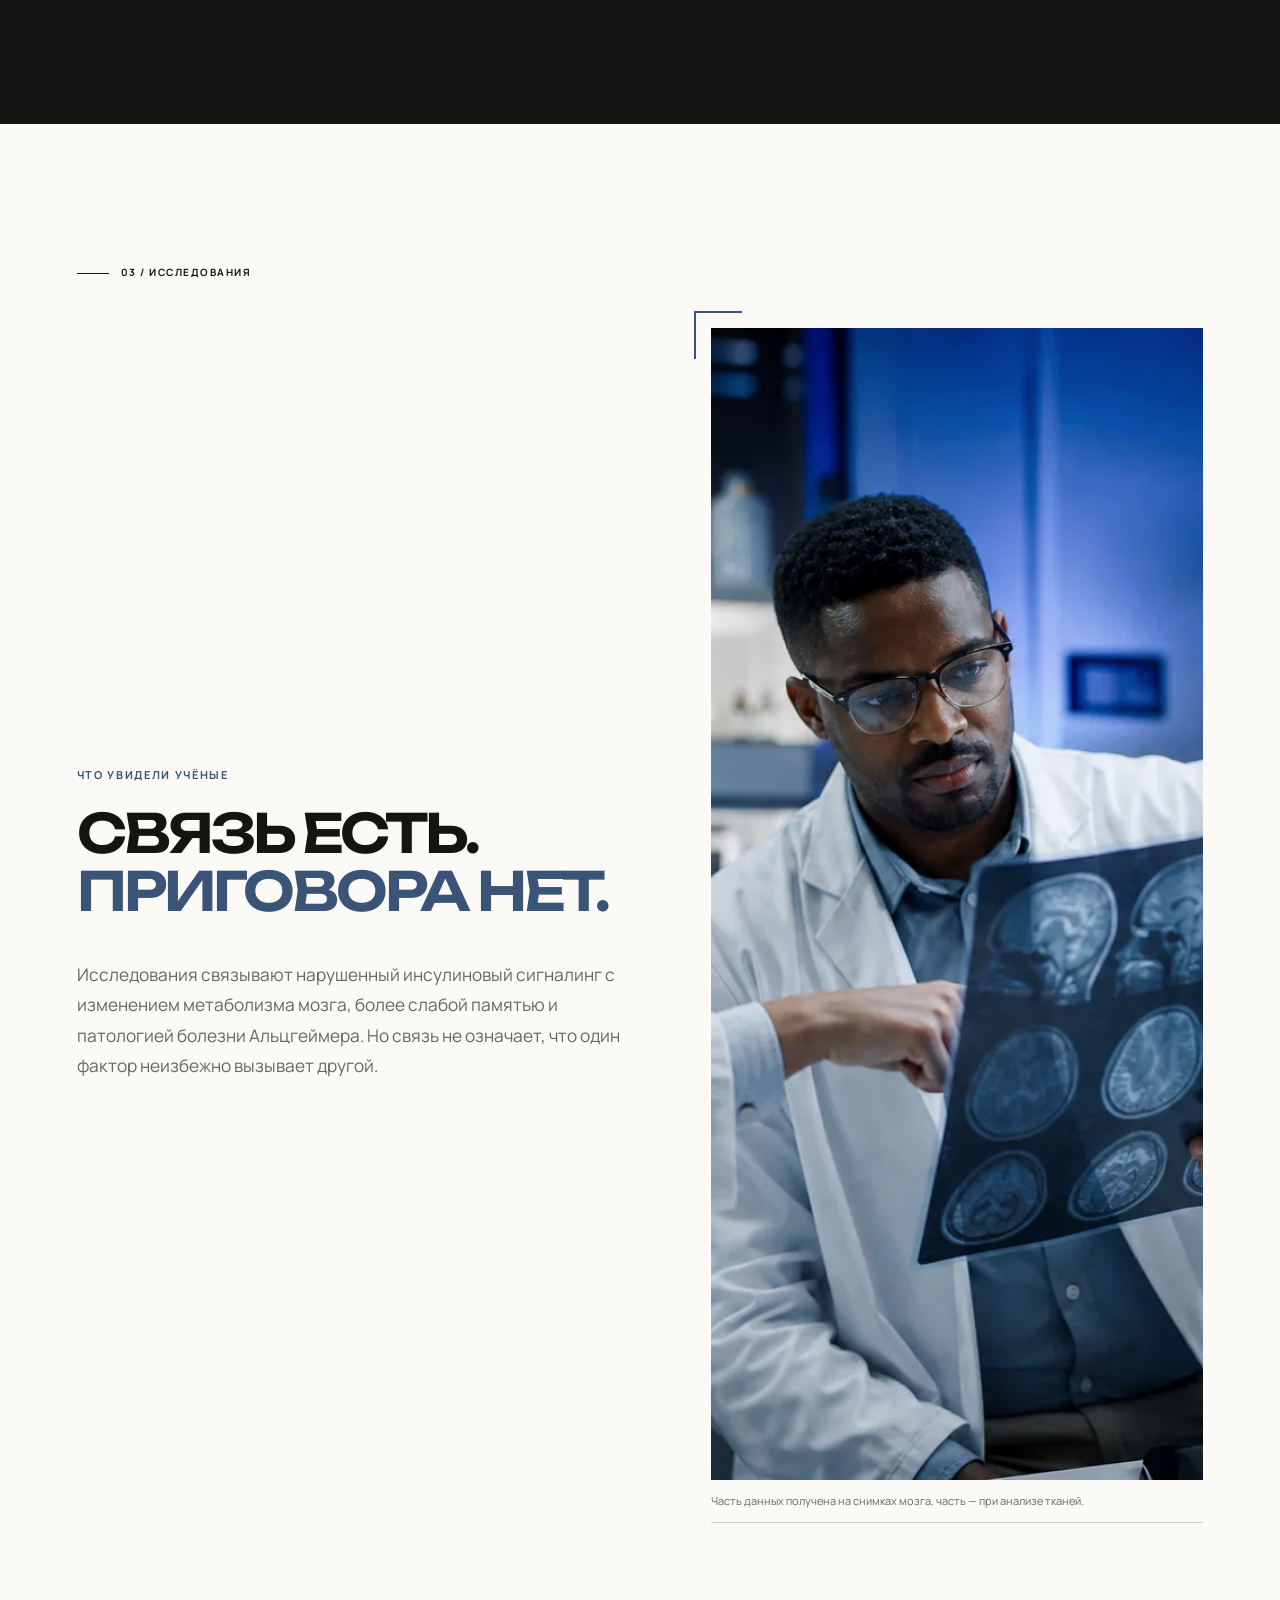
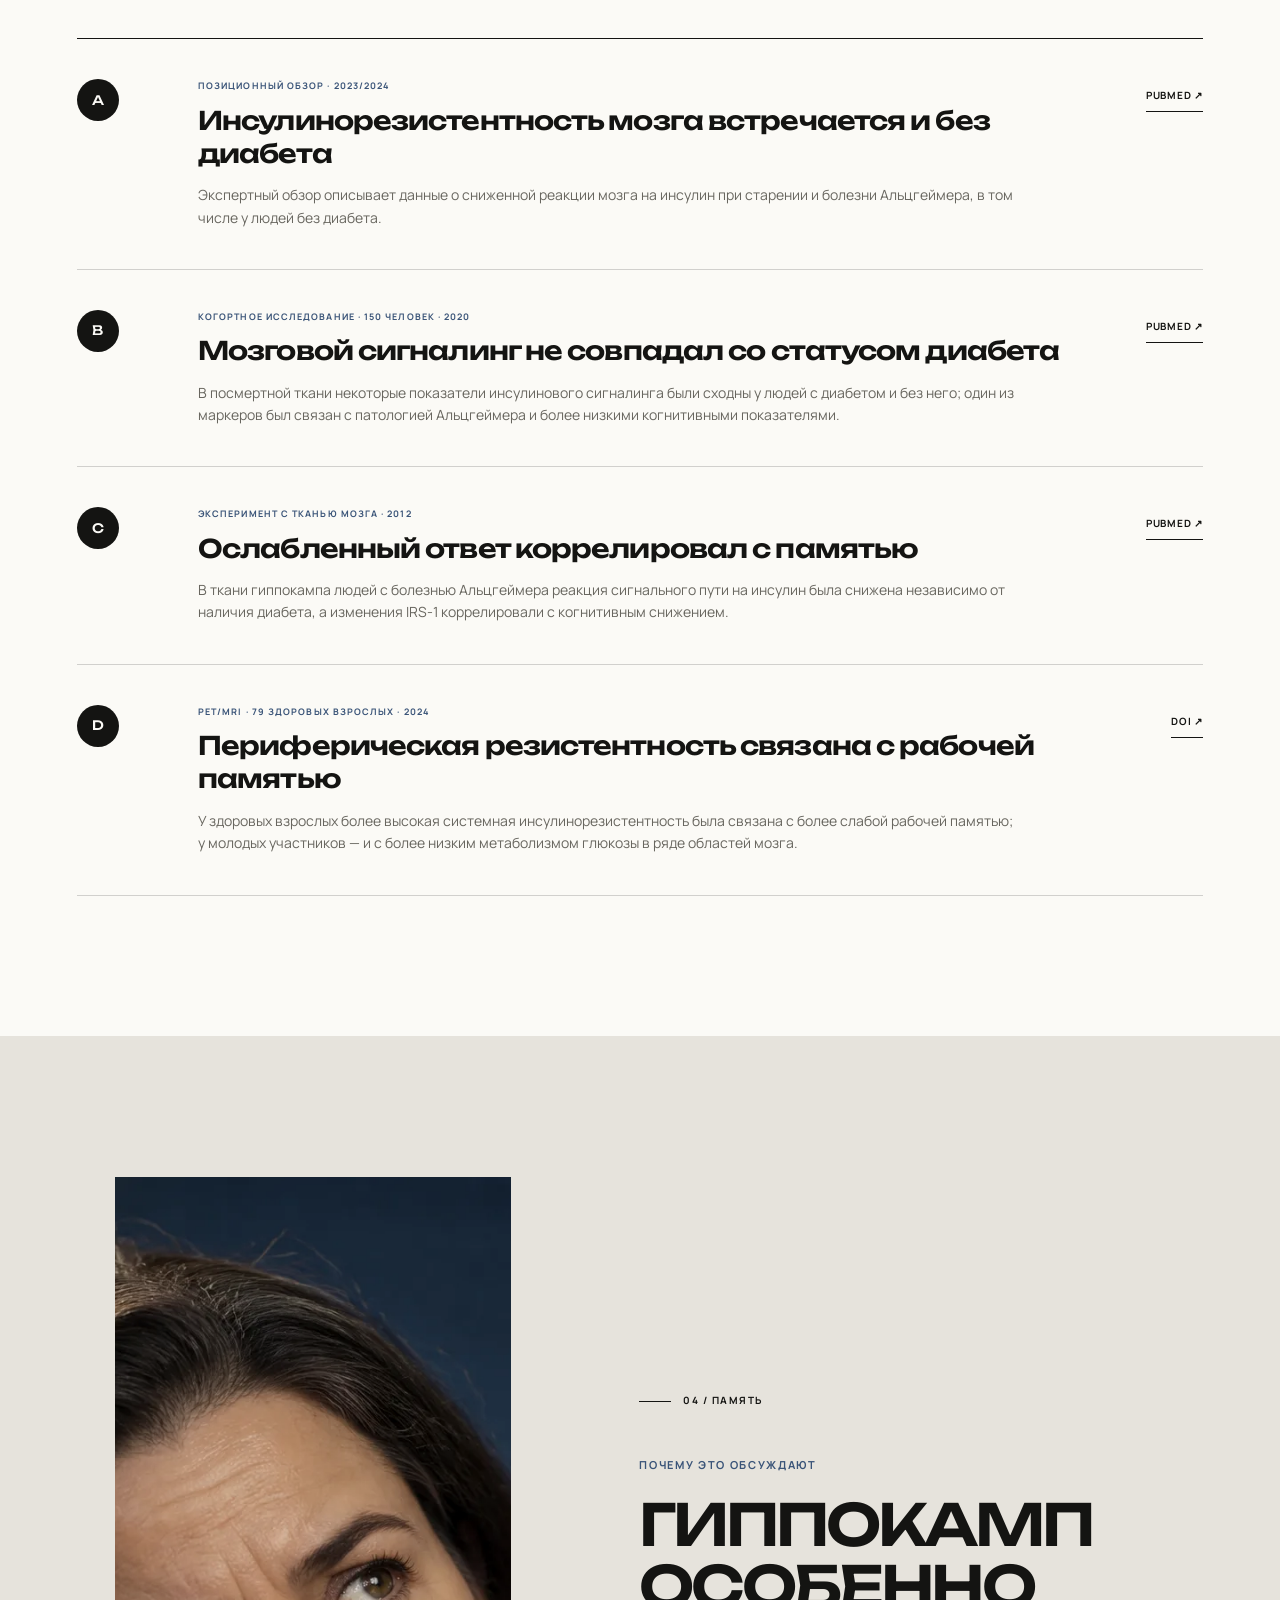
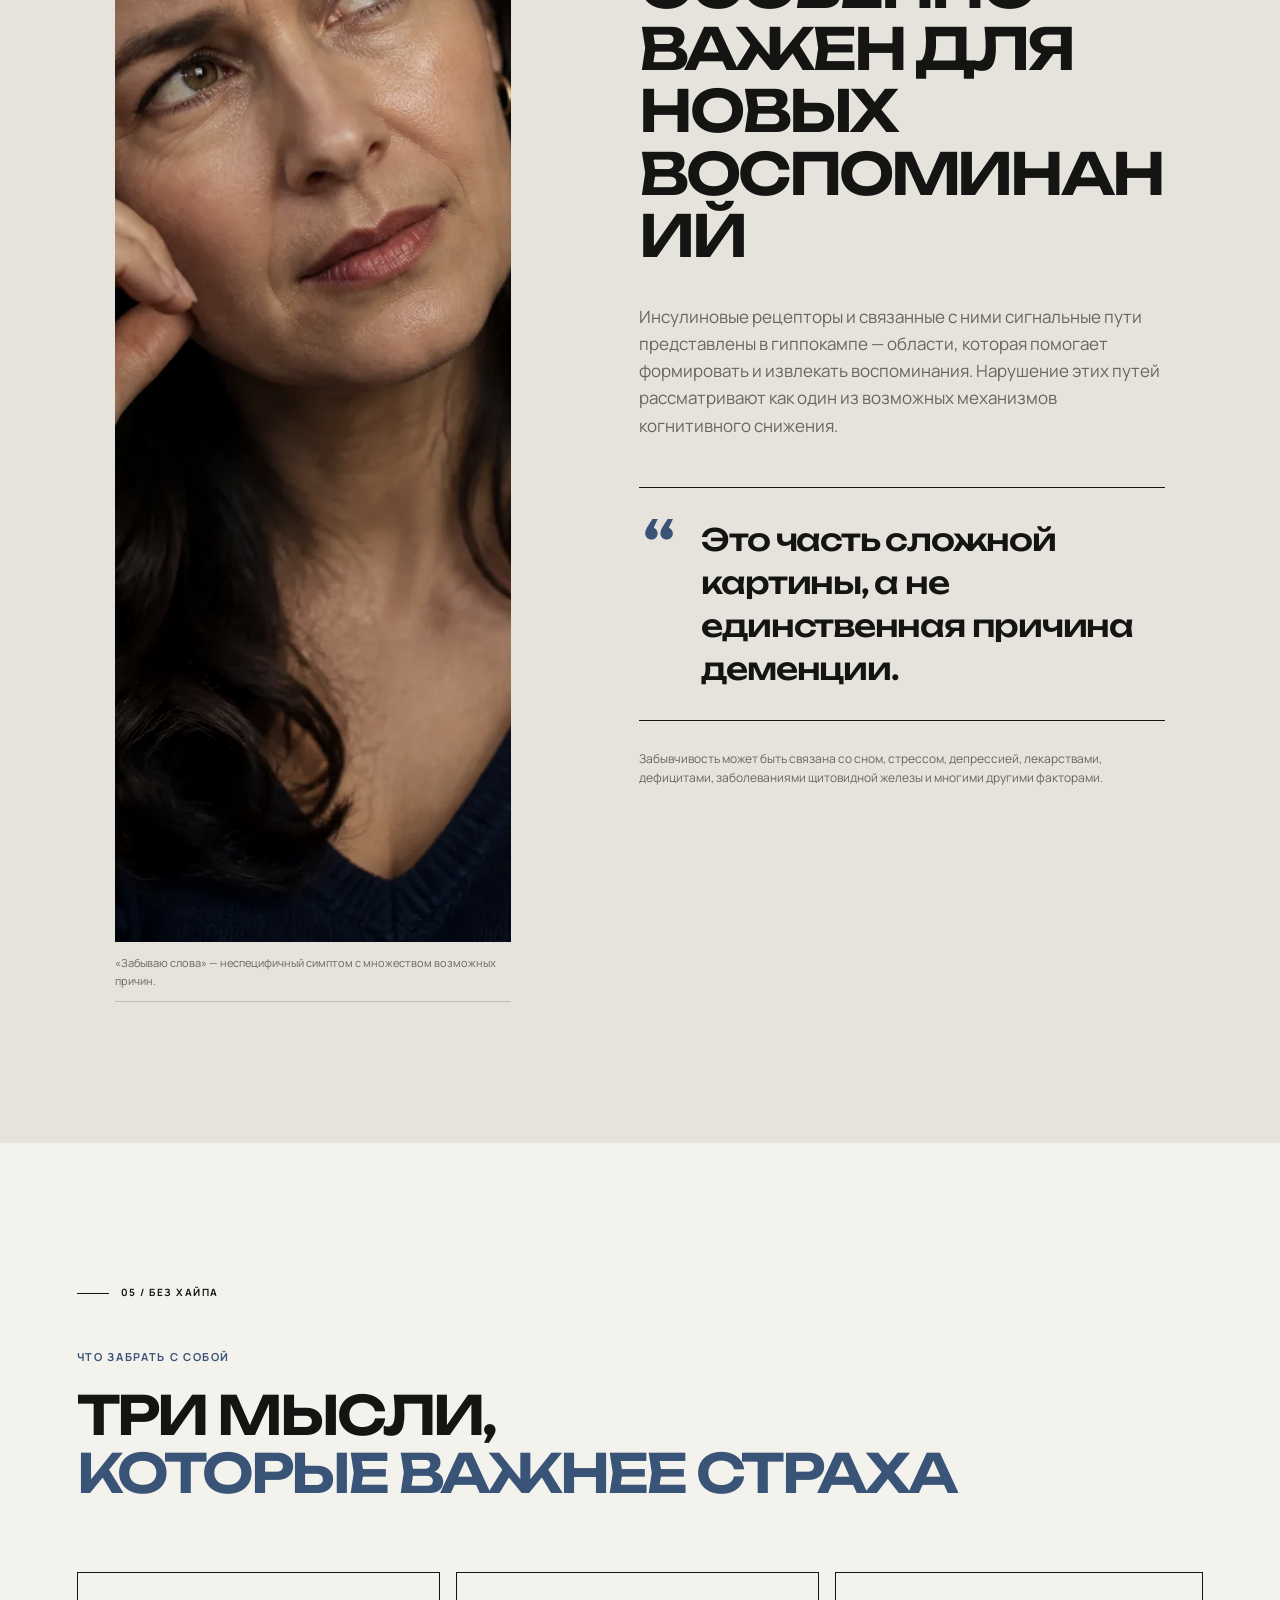
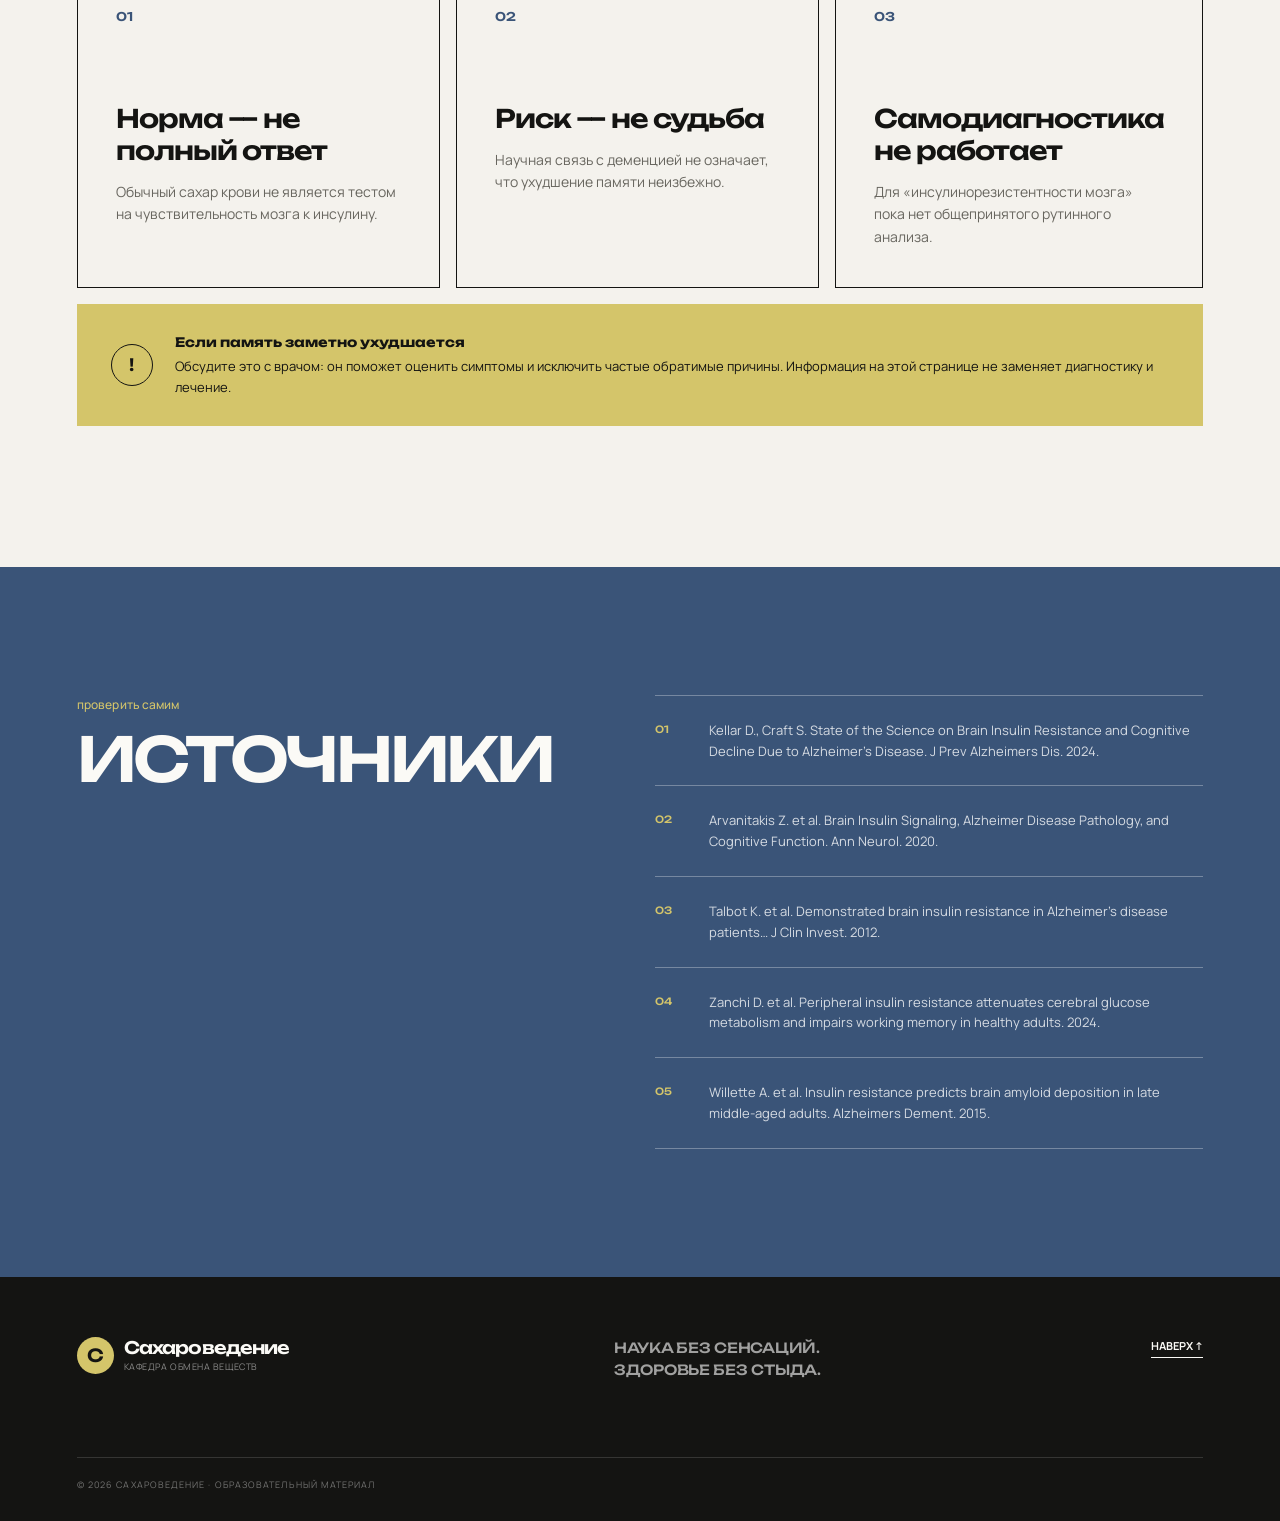
<file: docs/brain-insulin-resistance.html>
<!doctype html>
<html lang="ru">
  <head>
    <meta charset="utf-8" />
    <meta name="viewport" content="width=device-width, initial-scale=1" />
    <meta
      name="description"
      content="Что наука знает об инсулинорезистентности мозга, памяти и нормальном уровне сахара в крови."
    />
    <meta name="theme-color" content="#f4f2ed" />
    <meta property="og:title" content="Сахароведение — Сахар в норме. А мозг слышит инсулин?" />
    <meta
      property="og:description"
      content="Разбираем исследования об инсулиновом сигнале в мозге, памяти и деменции — без громких обещаний."
    />
    <meta property="og:type" content="article" />
    <meta property="og:url" content="https://sakharovedenie.ru/brain-insulin-resistance.html" />
    <meta property="og:site_name" content="Сахароведение" />
    <meta property="og:locale" content="ru_RU" />
    <meta
      property="og:image"
      content="https://sakharovedenie.ru/assets/sugar-brain-hero.webp"
    />
    <meta name="twitter:card" content="summary_large_image" />
    <meta name="twitter:title" content="Сахароведение — Сахар в норме. А мозг слышит инсулин?" />
    <meta
      name="twitter:description"
      content="Разбираем исследования об инсулиновом сигнале в мозге, памяти и деменции — без громких обещаний."
    />
    <meta
      name="twitter:image"
      content="https://sakharovedenie.ru/assets/sugar-brain-hero.webp"
    />
    <link rel="canonical" href="https://sakharovedenie.ru/brain-insulin-resistance.html" />
    <title>Сахароведение — Инсулинорезистентность мозга</title>
    <script type="application/ld+json">
      {
        "@context": "https://schema.org",
        "@type": "Article",
        "headline": "Сахароведение — Инсулинорезистентность мозга",
        "inLanguage": "ru",
        "dateModified": "2026-09-14",
        "url": "https://sakharovedenie.ru/brain-insulin-resistance.html",
        "image": "https://sakharovedenie.ru/assets/sugar-brain-hero.webp",
        "isPartOf": { "@type": "WebSite", "name": "Сахароведение", "url": "https://sakharovedenie.ru/" }
      }
    </script>
    <link rel="icon" href="favicon.ico" sizes="any" />
    <link rel="icon" href="assets/favicon.svg" type="image/svg+xml" />
    <link rel="apple-touch-icon" href="apple-touch-icon.png" />
    <link rel="preconnect" href="https://fonts.googleapis.com" />
    <link rel="preconnect" href="https://fonts.gstatic.com" crossorigin />
    <link
      href="https://fonts.googleapis.com/css2?family=Manrope:wght@400;500;600;700&family=Unbounded:wght@500;600;700&display=swap"
      rel="stylesheet"
    />
    <link rel="stylesheet" href="styles.css?v=20260911b" />
    <link rel="stylesheet" href="header.css?v=20260923d" />
    <script src="script.js" defer></script>
  </head>
  <body>
    <a class="skip-link" href="#content">Перейти к материалу</a>

    <header class="site-header">
      <a class="brand" href="index.html" aria-label="Сахароведение — на главную">
        <span class="brand-mark" aria-hidden="true">С</span>
        <span>
          <strong>Сахароведение</strong>
          <small>кафедра обмена веществ</small>
        </span>
      </a>
      <div class="header-center">
        <a class="calc-jump" href="calculators.html">Калькуляторы</a>
        <nav aria-label="Навигация по странице">
        <a href="#mechanism">Механизм</a>
        <a href="#blind-spot">Слепая зона</a>
        <a href="#evidence">Исследования</a>
        <a href="#memory">Память</a>
        <a href="#important">Без хайпа</a>
      </nav>
      </div>
      <div class="topic-stack" aria-label="Другие материалы">
        <a class="topic-pill topic-home" href="index.html">
          Инсулинорезистентность
          <span aria-hidden="true">↗</span>
        </a>
        <a class="topic-pill topic-muscle" href="muscle-glucose.html">
          Мышцы
          <span aria-hidden="true">↗</span>
        </a>
        <a class="topic-pill topic-pcos" href="pcos-insulin.html">
          СПКЯ
          <span aria-hidden="true">↗</span>
        </a>
        <a class="topic-pill topic-fat" href="adipose-insulin.html">
          Жир
          <span aria-hidden="true">↗</span>
        </a>
      </div>
    </header>

    <main id="content">
      <section class="hero" aria-labelledby="hero-title">
        <div class="hero-copy reveal">
          <div class="eyebrow">
            <span class="pulse-dot" aria-hidden="true"></span>
            Мозг × Метаболизм
          </div>
          <h1 id="hero-title">
            Сахар<br />
            <span>в норме.</span><br />
            А мозг?
          </h1>
          <p class="hero-lead">
            Анализ крови может выглядеть спокойно, но он не показывает, насколько хорошо клетки
            мозга отвечают на сигнал инсулина. Разбираемся, что известно науке — и где пока
            заканчиваются факты.
          </p>
          <div class="hero-actions">
            <a class="button button-primary" href="#evidence">
              Смотреть исследования
              <span aria-hidden="true">↓</span>
            </a>
            <p><strong>5 источников</strong><br />рецензируемые публикации</p>
          </div>
        </div>

        <figure class="hero-visual reveal delay-1">
          <img
            src="assets/sugar-brain-hero.webp"
            alt="Кубики сахара сложены в форме мозга — визуальная метафора связи обмена веществ и мозга"
            width="1536"
            height="1024"
          />
          <figcaption>
            <span>01</span>
            <p>
              <strong>Глюкоза ≠ вся картина</strong>
              Уровень сахара и чувствительность к инсулину — не одно и то же.
            </p>
          </figcaption>
        </figure>
      </section>

      <div class="ticker" aria-hidden="true">
        <div>
          <span>ИНСУЛИН — ЭТО СИГНАЛ</span><i>●</i>
          <span>ПАМЯТЬ ТРЕБУЕТ ЭНЕРГИИ</span><i>●</i>
          <span>НОРМАЛЬНЫЙ САХАР НЕ ИЗМЕРЯЕТ ОТВЕТ МОЗГА</span><i>●</i>
          <span>ИНСУЛИН — ЭТО СИГНАЛ</span><i>●</i>
          <span>ПАМЯТЬ ТРЕБУЕТ ЭНЕРГИИ</span><i>●</i>
          <span>НОРМАЛЬНЫЙ САХАР НЕ ИЗМЕРЯЕТ ОТВЕТ МОЗГА</span><i>●</i>
        </div>
      </div>

      <section class="section mechanism" id="mechanism" aria-labelledby="mechanism-title">
        <div class="section-number reveal">01 / МЕХАНИЗМ</div>
        <div class="section-heading reveal">
          <p class="kicker">Не только про сахар</p>
          <h2 id="mechanism-title">Инсулин помогает мозгу <em>настраивать связь</em></h2>
          <p class="section-intro">
            Большая часть глюкозы попадает в мозг без прямого участия инсулина. Но сам инсулин
            работает там как сигнальная молекула: участвует в пластичности синапсов, обучении,
            памяти и регуляции аппетита.
          </p>
        </div>

        <div class="mechanism-grid">
          <article class="fact-card reveal">
            <span class="fact-icon" aria-hidden="true">↗</span>
            <p class="fact-label">Сигнал</p>
            <h3>Инсулин связывается с рецептором</h3>
            <p>Рецепторы есть в гиппокампе и других областях, связанных с обучением и памятью.</p>
          </article>
          <article class="fact-card fact-card-accent reveal delay-1">
            <span class="fact-icon" aria-hidden="true">⌁</span>
            <p class="fact-label">Ответ</p>
            <h3>Клетка запускает внутреннюю цепочку</h3>
            <p>Сигнальные пути помогают нейронам адаптироваться, образовывать связи и использовать энергию.</p>
          </article>
          <article class="fact-card reveal delay-2">
            <span class="fact-icon" aria-hidden="true">×</span>
            <p class="fact-label">Сопротивление</p>
            <h3>Сигнал становится тише</h3>
            <p>При резистентности ответ на инсулин ослабевает, даже если гормон присутствует.</p>
          </article>
        </div>
      </section>

      <section class="blind-spot" id="blind-spot" aria-labelledby="blind-title">
        <div class="blind-copy reveal">
          <div class="section-number light">02 / СЛЕПАЯ ЗОНА</div>
          <p class="kicker acid">Главное различие</p>
          <h2 id="blind-title">Норма в крови<br />не отвечает за мозг</h2>
          <p>
            Глюкоза натощак показывает концентрацию сахара в крови в конкретный момент.
            Она не измеряет, как нейроны реагируют на инсулин. Поэтому нормальный показатель
            <strong>сам по себе не подтверждает и не исключает</strong> нарушения инсулинового
            сигналинга в мозге.
          </p>
        </div>
        <div class="comparison reveal delay-1" role="img" aria-label="Сравнение анализа крови и ответа мозга">
          <div class="comparison-row">
            <div>
              <span class="status status-ok">ВИДНО</span>
              <h3>Глюкоза крови</h3>
              <p>Измеряется обычным анализом</p>
            </div>
            <div class="meter"><span style="--value: 72%"></span></div>
            <strong>норма</strong>
          </div>
          <div class="comparison-row">
            <div>
              <span class="status status-unknown">НЕ ВИДНО</span>
              <h3>Ответ мозга</h3>
              <p>Стандартного клинического анализа пока нет</p>
            </div>
            <div class="meter meter-dashed"><span></span></div>
            <strong>?</strong>
          </div>
          <p class="comparison-note">
            В исследованиях используют нейровизуализацию, введение инсулина через нос,
            анализ спинномозговой жидкости и посмертной ткани. Это не скрининговые тесты.
          </p>
        </div>
      </section>

      <section class="section evidence" id="evidence" aria-labelledby="evidence-title">
        <div class="section-number reveal">03 / ИССЛЕДОВАНИЯ</div>
        <div class="evidence-intro">
          <div class="section-heading reveal">
            <p class="kicker">Что увидели учёные</p>
            <h2 id="evidence-title">Связь есть.<br /><em>Приговора нет.</em></h2>
            <p class="section-intro">
              Исследования связывают нарушенный инсулиновый сигналинг с изменением метаболизма
              мозга, более слабой памятью и патологией болезни Альцгеймера. Но связь не означает,
              что один фактор неизбежно вызывает другой.
            </p>
          </div>
          <figure class="research-image reveal delay-1">
            <img
              src="assets/researchers-lab.webp"
              alt="Двое исследователей обсуждают снимки мозга в лаборатории"
              width="1536"
              height="1152"
              loading="lazy"
            />
            <figcaption>Часть данных получена на снимках мозга, часть — при анализе тканей.</figcaption>
          </figure>
        </div>

        <div class="study-list">
          <article class="study reveal">
            <div class="study-index">A</div>
            <div>
              <p class="study-meta">Позиционный обзор · 2023/2024</p>
              <h3>Инсулинорезистентность мозга встречается и без диабета</h3>
              <p>
                Экспертный обзор описывает данные о сниженной реакции мозга на инсулин при старении
                и болезни Альцгеймера, в том числе у людей без диабета.
              </p>
            </div>
            <a
              href="https://pubmed.ncbi.nlm.nih.gov/37611907/"
              target="_blank"
              rel="noopener noreferrer"
              aria-label="Открыть исследование Kellar и Craft на PubMed"
            >PubMed ↗</a>
          </article>

          <article class="study reveal">
            <div class="study-index">B</div>
            <div>
              <p class="study-meta">Когортное исследование · 150 человек · 2020</p>
              <h3>Мозговой сигналинг не совпадал со статусом диабета</h3>
              <p>
                В посмертной ткани некоторые показатели инсулинового сигналинга были сходны у людей
                с диабетом и без него; один из маркеров был связан с патологией Альцгеймера и более
                низкими когнитивными показателями.
              </p>
            </div>
            <a
              href="https://pubmed.ncbi.nlm.nih.gov/32557841/"
              target="_blank"
              rel="noopener noreferrer"
              aria-label="Открыть исследование Arvanitakis и коллег на PubMed"
            >PubMed ↗</a>
          </article>

          <article class="study reveal">
            <div class="study-index">C</div>
            <div>
              <p class="study-meta">Эксперимент с тканью мозга · 2012</p>
              <h3>Ослабленный ответ коррелировал с памятью</h3>
              <p>
                В ткани гиппокампа людей с болезнью Альцгеймера реакция сигнального пути на инсулин
                была снижена независимо от наличия диабета, а изменения IRS-1 коррелировали с
                когнитивным снижением.
              </p>
            </div>
            <a
              href="https://pubmed.ncbi.nlm.nih.gov/22476197/"
              target="_blank"
              rel="noopener noreferrer"
              aria-label="Открыть исследование Talbot и коллег на PubMed"
            >PubMed ↗</a>
          </article>

          <article class="study reveal">
            <div class="study-index">D</div>
            <div>
              <p class="study-meta">PET/MRI · 79 здоровых взрослых · 2024</p>
              <h3>Периферическая резистентность связана с рабочей памятью</h3>
              <p>
                У здоровых взрослых более высокая системная инсулинорезистентность была связана
                с более слабой рабочей памятью; у молодых участников — и с более низким
                метаболизмом глюкозы в ряде областей мозга.
              </p>
            </div>
            <a
              href="https://doi.org/10.1038/s44324-024-00019-0"
              target="_blank"
              rel="noopener noreferrer"
              aria-label="Открыть исследование в npj Metabolic Health and Disease"
            >DOI ↗</a>
          </article>
        </div>
      </section>

      <section class="memory-section" id="memory" aria-labelledby="memory-title">
        <figure class="memory-image reveal">
          <img
            src="assets/memory-portrait.webp"
            alt="Задумчивая женщина держит руку у виска, пытаясь что-то вспомнить"
            width="1024"
            height="1365"
            loading="lazy"
          />
          <figcaption>«Забываю слова» — неспецифичный симптом с множеством возможных причин.</figcaption>
        </figure>
        <div class="memory-copy reveal delay-1">
          <div class="section-number">04 / ПАМЯТЬ</div>
          <p class="kicker">Почему это обсуждают</p>
          <h2 id="memory-title">Гиппокамп особенно важен для новых воспоминаний</h2>
          <p>
            Инсулиновые рецепторы и связанные с ними сигнальные пути представлены в гиппокампе —
            области, которая помогает формировать и извлекать воспоминания. Нарушение этих путей
            рассматривают как один из возможных механизмов когнитивного снижения.
          </p>
          <blockquote>
            <span>“</span>
            Это часть сложной картины, а не единственная причина деменции.
          </blockquote>
          <p class="small-note">
            Забывчивость может быть связана со сном, стрессом, депрессией, лекарствами, дефицитами,
            заболеваниями щитовидной железы и многими другими факторами.
          </p>
        </div>
      </section>

      <section class="section takeaways" id="important" aria-labelledby="important-title">
        <div class="section-number reveal">05 / БЕЗ ХАЙПА</div>
        <div class="section-heading reveal">
          <p class="kicker">Что забрать с собой</p>
          <h2 id="important-title">Три мысли,<br /><em>которые важнее страха</em></h2>
        </div>
        <div class="takeaway-grid">
          <article class="takeaway reveal">
            <span>01</span>
            <h3>Норма — не полный ответ</h3>
            <p>Обычный сахар крови не является тестом на чувствительность мозга к инсулину.</p>
          </article>
          <article class="takeaway reveal delay-1">
            <span>02</span>
            <h3>Риск — не судьба</h3>
            <p>Научная связь с деменцией не означает, что ухудшение памяти неизбежно.</p>
          </article>
          <article class="takeaway reveal delay-2">
            <span>03</span>
            <h3>Самодиагностика не работает</h3>
            <p>Для «инсулинорезистентности мозга» пока нет общепринятого рутинного анализа.</p>
          </article>
        </div>

        <aside class="medical-note reveal">
          <div aria-hidden="true">!</div>
          <p>
            <strong>Если память заметно ухудшается</strong>
            Обсудите это с врачом: он поможет оценить симптомы и исключить частые обратимые причины.
            Информация на этой странице не заменяет диагностику и лечение.
          </p>
        </aside>
      </section>

      <section class="sources" id="sources" aria-labelledby="sources-title">
        <div class="sources-heading">
          <p class="sources-kicker">проверить самим</p>
          <h2 id="sources-title">Источники</h2>
        </div>
        <ol>
          <li>
            <a href="https://pubmed.ncbi.nlm.nih.gov/37611907/" target="_blank" rel="noopener noreferrer">
              Kellar D., Craft S. State of the Science on Brain Insulin Resistance and Cognitive Decline
              Due to Alzheimer’s Disease. J Prev Alzheimers Dis. 2024.
            </a>
          </li>
          <li>
            <a href="https://pubmed.ncbi.nlm.nih.gov/32557841/" target="_blank" rel="noopener noreferrer">
              Arvanitakis Z. et al. Brain Insulin Signaling, Alzheimer Disease Pathology, and Cognitive
              Function. Ann Neurol. 2020.
            </a>
          </li>
          <li>
            <a href="https://pubmed.ncbi.nlm.nih.gov/22476197/" target="_blank" rel="noopener noreferrer">
              Talbot K. et al. Demonstrated brain insulin resistance in Alzheimer’s disease patients…
              J Clin Invest. 2012.
            </a>
          </li>
          <li>
            <a href="https://doi.org/10.1038/s44324-024-00019-0" target="_blank" rel="noopener noreferrer">
              Zanchi D. et al. Peripheral insulin resistance attenuates cerebral glucose metabolism and
              impairs working memory in healthy adults. 2024.
            </a>
          </li>
          <li>
            <a href="https://doi.org/10.1016/j.jalz.2014.03.011" target="_blank" rel="noopener noreferrer">
              Willette A. et al. Insulin resistance predicts brain amyloid deposition in late
              middle-aged adults. Alzheimers Dement. 2015.
            </a>
          </li>
        </ol>
      </section>
    </main>

    <footer>
      <a class="brand brand-footer" href="index.html" aria-label="Сахароведение — на главную">
        <span class="brand-mark" aria-hidden="true">С</span>
        <span><strong>Сахароведение</strong><small>кафедра обмена веществ</small></span>
      </a>
      <p>Наука без сенсаций.<br />Здоровье без стыда.</p>
      <a class="back-to-top" href="#">Наверх ↑</a>
      <small>© <span id="year">2026</span> Сахароведение · Образовательный материал</small>
    </footer>
  </body>
</html>
</file>
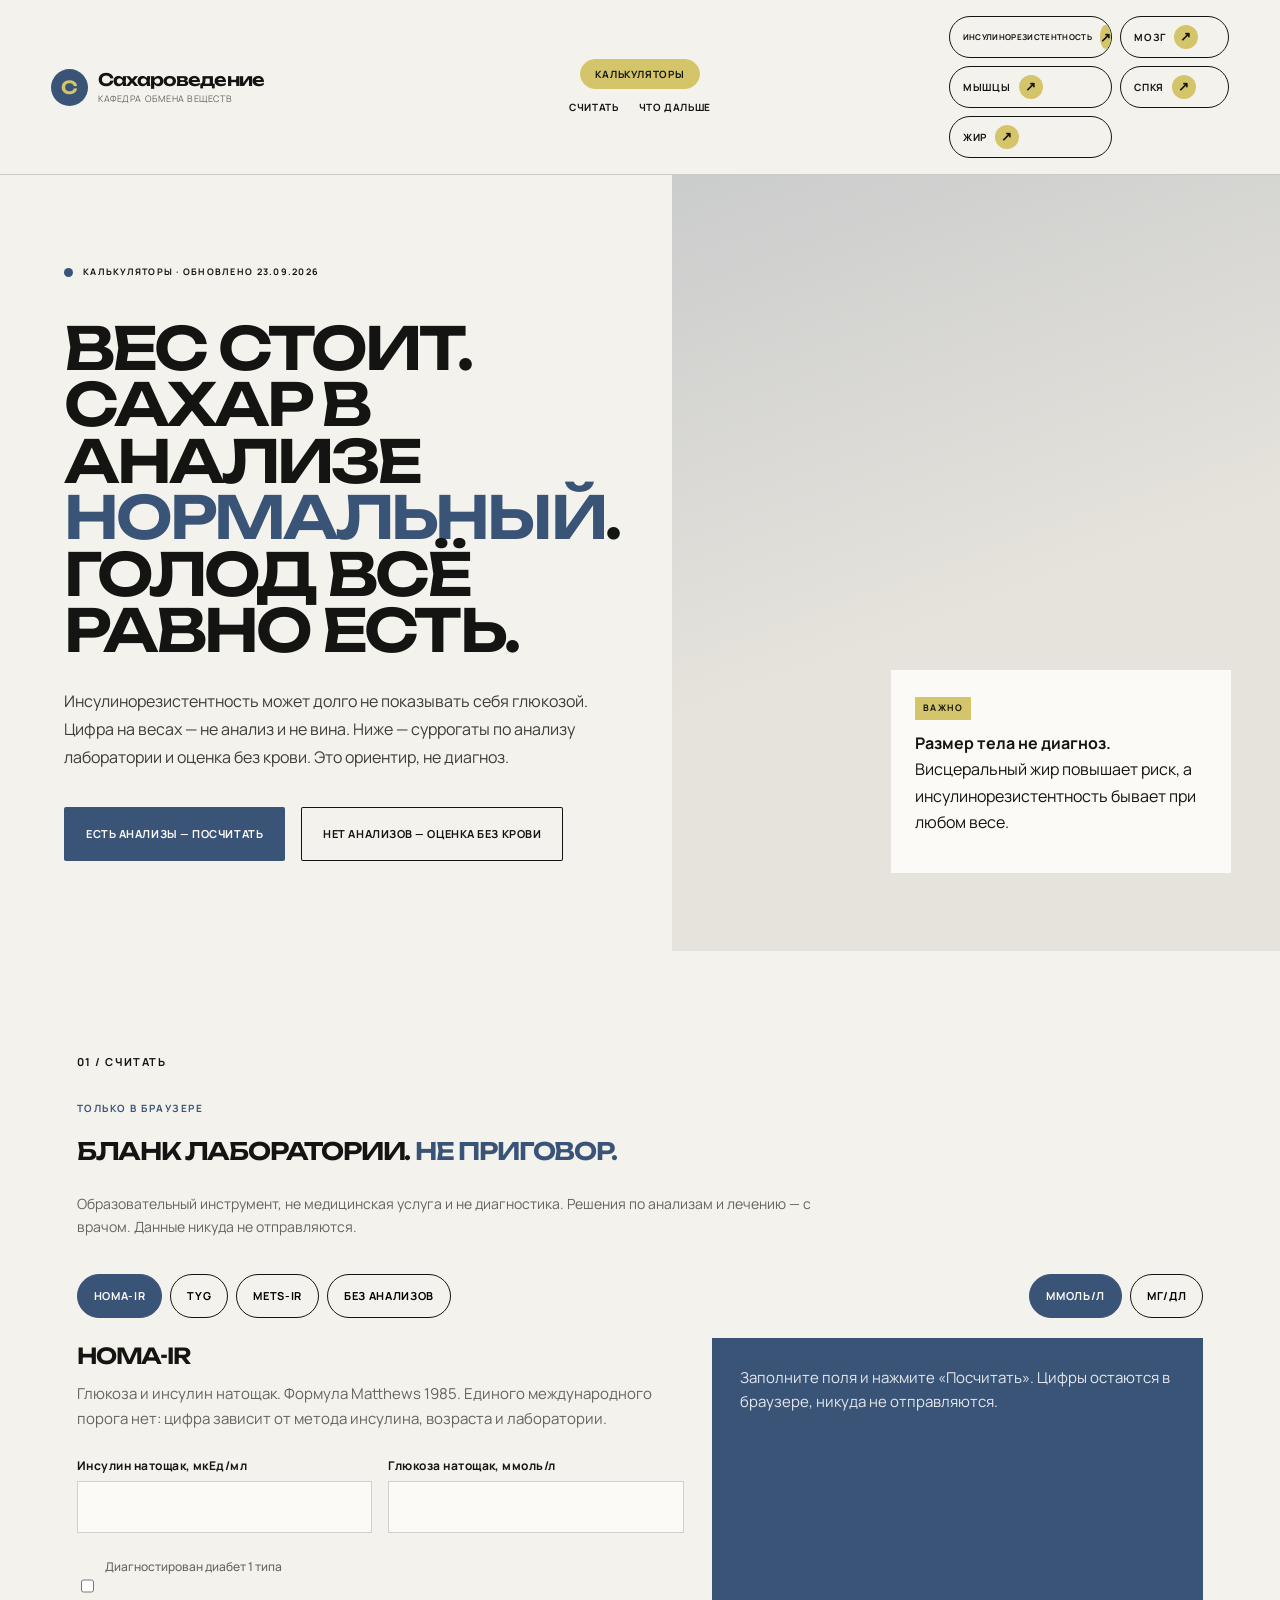
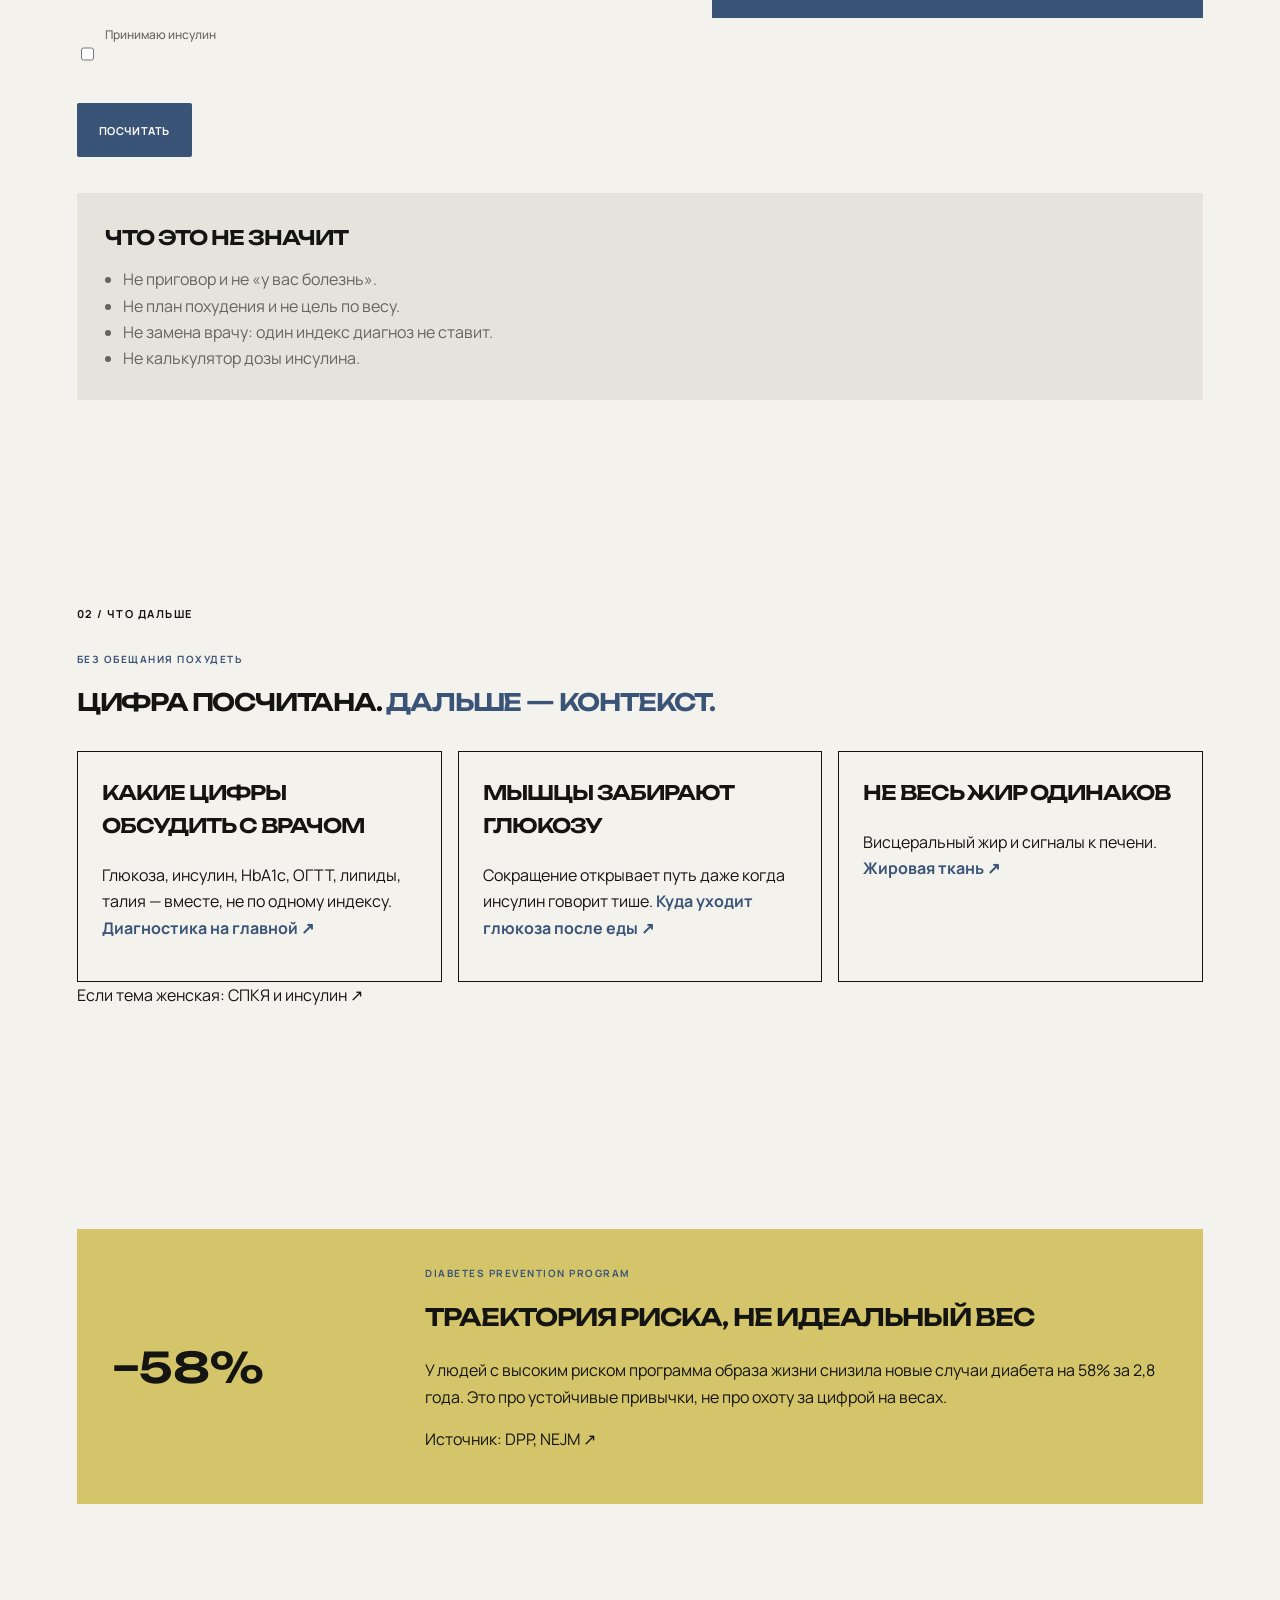
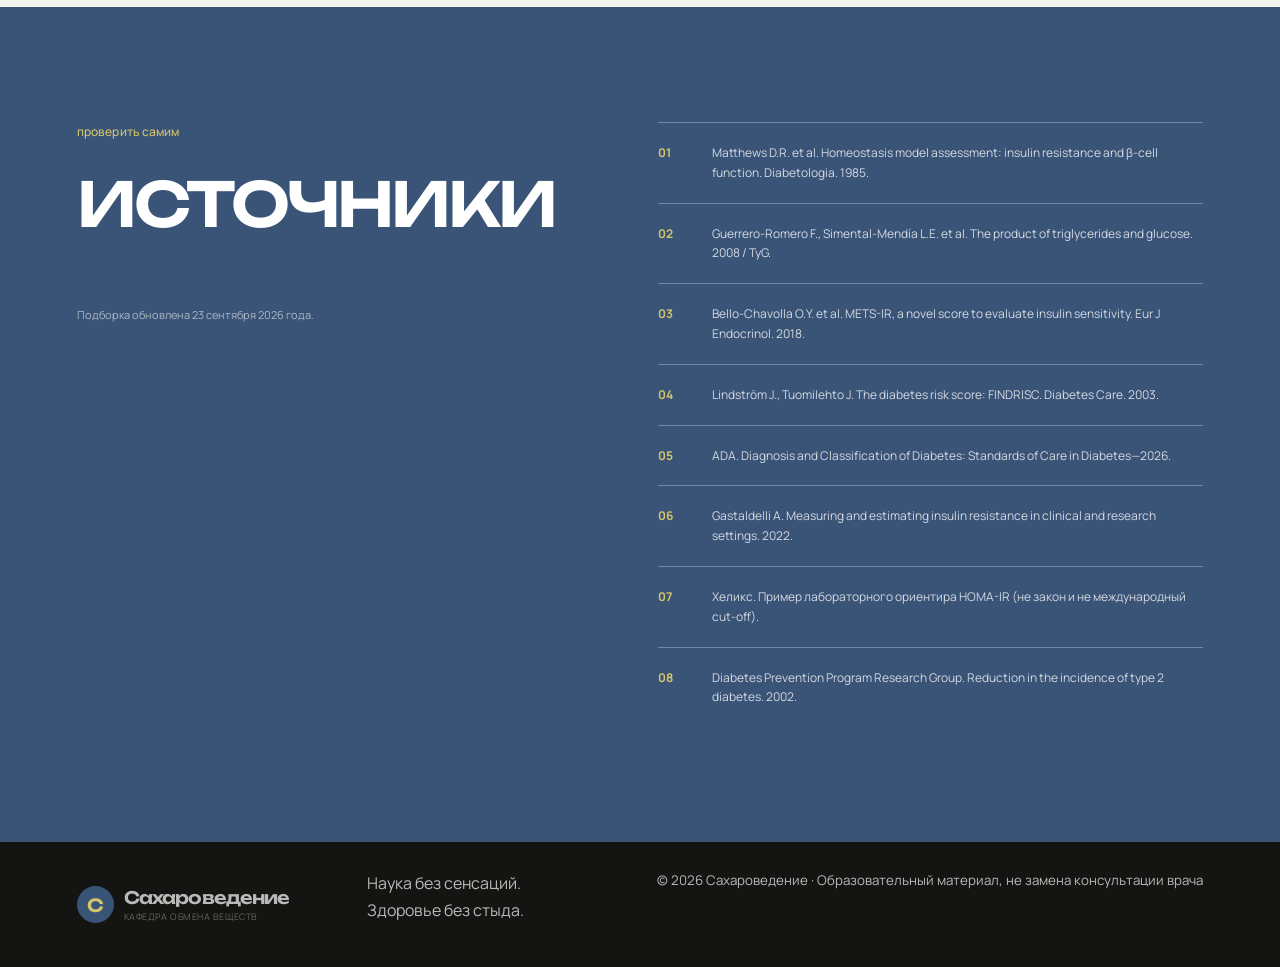
<file: docs/calculators.html>
<!doctype html>
<html lang="ru">
  <head>
    <meta charset="utf-8" />
    <meta name="viewport" content="width=device-width, initial-scale=1" />
    <meta
      name="description"
      content="Калькулятор HOMA-IR, TyG и METS-IR по бланку лаборатории и оценка FINDRISC без крови. Ориентир, не диагноз онлайн."
    />
    <meta name="theme-color" content="#f4f2ed" />
    <meta property="og:title" content="Калькулятор HOMA-IR и TyG — Сахароведение" />
    <meta
      property="og:description"
      content="Посчитать суррогаты инсулинорезистентности по анализам или оценить риск диабета 2 типа без бланка. Без постановки диагноза."
    />
    <meta property="og:type" content="article" />
    <meta property="og:url" content="https://sakharovedenie.ru/calculators.html" />
    <meta property="og:site_name" content="Сахароведение" />
    <meta property="og:locale" content="ru_RU" />
    <meta
      property="og:image"
      content="https://sakharovedenie.ru/assets/innergy-metabolic-hero.webp"
    />
    <meta name="twitter:card" content="summary_large_image" />
    <link rel="canonical" href="https://sakharovedenie.ru/calculators.html" />
    <title>Калькулятор HOMA-IR и TyG — Сахароведение</title>
    <link rel="icon" href="favicon.ico" sizes="any" />
    <link rel="icon" href="assets/favicon.svg" type="image/svg+xml" />
    <link rel="apple-touch-icon" href="apple-touch-icon.png" />
    <link rel="preconnect" href="https://fonts.googleapis.com" />
    <link rel="preconnect" href="https://fonts.gstatic.com" crossorigin />
    <link
      href="https://fonts.googleapis.com/css2?family=Manrope:wght@400;500;600;700&family=Unbounded:wght@500;600;700&display=swap"
      rel="stylesheet"
    />
    <link rel="stylesheet" href="calculators.css?v=20260925a" />
    <link rel="stylesheet" href="header.css?v=20260923d" />
    <script src="script.js" defer></script>
    <script src="calculators.js" defer></script>
  </head>
  <body>
    <a class="skip-link" href="#calculator">Перейти к калькулятору</a>

    <header class="site-header">
      <a class="brand" href="index.html" aria-label="Сахароведение — на главную">
        <span class="brand-mark" aria-hidden="true">С</span>
        <span>
          <strong>Сахароведение</strong>
          <small>кафедра обмена веществ</small>
        </span>
      </a>
      <div class="header-center">
        <a class="calc-jump" href="calculators.html" aria-current="page">Калькуляторы</a>
        <nav aria-label="Навигация по странице">
        <a href="#calculator">Считать</a>
        <a href="#next">Что дальше</a>
      </nav>
      </div>
      <div class="topic-stack" aria-label="Другие материалы">
        <a class="topic-pill topic-home" href="index.html">
          Инсулинорезистентность
          <span aria-hidden="true">↗</span>
        </a>
        <a class="topic-pill topic-brain" href="brain-insulin-resistance.html">
          Мозг
          <span aria-hidden="true">↗</span>
        </a>
        <a class="topic-pill topic-muscle" href="muscle-glucose.html">
          Мышцы
          <span aria-hidden="true">↗</span>
        </a>
        <a class="topic-pill topic-pcos" href="pcos-insulin.html">
          СПКЯ
          <span aria-hidden="true">↗</span>
        </a>
        <a class="topic-pill topic-fat" href="adipose-insulin.html">
          Жир
          <span aria-hidden="true">↗</span>
        </a>
      </div>
    </header>

    <main id="content">
      <section class="hero" aria-labelledby="hero-title">
        <div class="hero-copy">
          <div class="eyebrow">
            <span class="pulse-dot" aria-hidden="true"></span>
            Калькуляторы · обновлено 23.09.2026
          </div>
          <h1 id="hero-title">Вес стоит. Сахар в анализе <em>нормальный</em>. Голод всё равно есть.</h1>
          <p class="hero-lead">
            Инсулинорезистентность может долго не показывать себя глюкозой. Цифра на весах — не анализ
            и не вина. Ниже — суррогаты по анализу лаборатории и оценка без крови. Это ориентир, не диагноз.
          </p>
          <div class="hero-actions">
            <a class="button button-primary" href="#calculator">Есть анализы — посчитать</a>
            <a class="button button-ghost" href="#no-labs">Нет анализов — оценка без крови</a>
          </div>
        </div>
        <aside class="hero-aside" aria-label="Важно">
          <div class="hero-card">
            <span>Важно</span>
            <p>
              <strong>Размер тела не диагноз.</strong> Висцеральный жир повышает риск, а инсулинорезистентность
              бывает при любом весе.
            </p>
          </div>
        </aside>
      </section>

      <section class="section" id="calculator" aria-labelledby="calc-title">
        <div class="section-index">01 / СЧИТАТЬ</div>
        <p class="kicker">Только в браузере</p>
        <h2 id="calc-title">Бланк лаборатории. <em>Не приговор.</em></h2>
        <p class="disclaimer">
          Образовательный инструмент, не медицинская услуга и не диагностика. Решения по анализам и лечению —
          с врачом. Данные никуда не отправляются.
        </p>

        <form id="calc-form">
          <div class="calc-toolbar">
            <div class="tabs" role="tablist" aria-label="Тип расчёта">
              <button type="button" role="tab" data-tab="homa" aria-selected="true">HOMA-IR</button>
              <button type="button" role="tab" data-tab="tyg" aria-selected="false">TyG</button>
              <button type="button" role="tab" data-tab="mets" aria-selected="false">METS-IR</button>
              <button type="button" role="tab" data-tab="findrisc" aria-selected="false" id="no-labs">
                Без анализов
              </button>
            </div>
            <div class="units" aria-label="Единицы глюкозы и липидов">
              <button type="button" data-units="mmol" aria-pressed="true">ммоль/л</button>
              <button type="button" data-units="mg" aria-pressed="false">мг/дл</button>
            </div>
          </div>

          <div class="calc-layout">
            <div>
              <div class="calc-panel" data-panel="homa">
                <h3>HOMA-IR</h3>
                <p>
                  Глюкоза и инсулин натощак. Формула Matthews 1985. Единого международного порога нет: цифра
                  зависит от метода инсулина, возраста и лаборатории.
                </p>
                <div class="fields">
                  <div class="field">
                    <label for="insulin">Инсулин натощак, мкЕд/мл</label>
                    <input id="insulin" name="insulin" type="number" inputmode="decimal" step="0.1" min="0" />
                  </div>
                  <div class="field">
                    <label for="glucose-homa">Глюкоза натощак, <span data-unit-label>ммоль/л</span></label>
                    <input id="glucose-homa" name="glucose-homa" type="number" inputmode="decimal" step="0.1" min="0" />
                  </div>
                </div>
              </div>

              <div class="calc-panel" data-panel="tyg" hidden>
                <h3>TyG-индекс</h3>
                <p>
                  Триглицериды и глюкоза натощак, без измерения инсулина. В исследованиях высокий TyG
                  ассоциировали с метаболическим риском — это не личный прогноз.
                </p>
                <div class="fields">
                  <div class="field">
                    <label for="glucose-tyg">Глюкоза натощак, <span data-unit-label>ммоль/л</span></label>
                    <input id="glucose-tyg" type="number" inputmode="decimal" step="0.1" min="0" />
                  </div>
                  <div class="field">
                    <label for="tg-tyg">Триглицериды, <span data-unit-label>ммоль/л</span></label>
                    <input id="tg-tyg" type="number" inputmode="decimal" step="0.01" min="0" />
                  </div>
                </div>
              </div>

              <div class="calc-panel" data-panel="mets" hidden>
                <h3>METS-IR</h3>
                <p>
                  Глюкоза, триглицериды, ЛПВП и ИМТ (Bello-Chavolla, 2018). ИМТ здесь — вход в формулу, не оценка
                  внешности и не цель «похудеть».
                </p>
                <div class="fields">
                  <div class="field">
                    <label for="glucose-mets">Глюкоза натощак, <span data-unit-label>ммоль/л</span></label>
                    <input id="glucose-mets" type="number" inputmode="decimal" step="0.1" min="0" />
                  </div>
                  <div class="field">
                    <label for="tg-mets">Триглицериды, <span data-unit-label>ммоль/л</span></label>
                    <input id="tg-mets" type="number" inputmode="decimal" step="0.01" min="0" />
                  </div>
                  <div class="field">
                    <label for="hdl-mets">ЛПВП, <span data-unit-label>ммоль/л</span></label>
                    <input id="hdl-mets" type="number" inputmode="decimal" step="0.01" min="0" />
                  </div>
                  <div class="field">
                    <label for="height-mets">Рост, см</label>
                    <input id="height-mets" type="number" inputmode="decimal" step="0.1" min="0" />
                  </div>
                  <div class="field">
                    <label for="weight-mets">Вес, кг</label>
                    <input id="weight-mets" type="number" inputmode="decimal" step="0.1" min="0" />
                  </div>
                </div>
              </div>

              <div class="calc-panel" data-panel="findrisc" hidden>
                <h3>FINDRISC — без анализов</h3>
                <p>
                  Финская шкала риска диабета 2 типа (Lindström, Tuomilehto). Баллы и корзины — про диабет в
                  перспективе лет, не про «у вас ИР».
                </p>
                <div class="fields">
                  <div class="field">
                    <label for="age">Возраст, лет</label>
                    <input id="age" type="number" inputmode="numeric" min="18" max="110" />
                  </div>
                  <div class="field field-full">
                    <p class="legend" id="sex-legend">Пороги талии</p>
                    <div class="sex-row" role="radiogroup" aria-labelledby="sex-legend">
                      <label><input type="radio" name="sex" value="female" /> Женский</label>
                      <label><input type="radio" name="sex" value="male" /> Мужской</label>
                    </div>
                  </div>
                  <div class="field">
                    <label for="height-find">Рост, см</label>
                    <input id="height-find" type="number" inputmode="decimal" step="0.1" min="0" />
                  </div>
                  <div class="field">
                    <label for="weight-find">Вес, кг</label>
                    <input id="weight-find" type="number" inputmode="decimal" step="0.1" min="0" />
                  </div>
                  <div class="field">
                    <label for="waist">Окружность талии, см</label>
                    <input id="waist" type="number" inputmode="decimal" step="0.1" min="0" />
                  </div>
                  <div class="field">
                    <label for="activity">Ежедневная активность ≥ 30 мин</label>
                    <select id="activity">
                      <option value="yes">Да</option>
                      <option value="no">Нет</option>
                    </select>
                  </div>
                  <div class="field">
                    <label for="veg">Овощи и фрукты каждый день</label>
                    <select id="veg">
                      <option value="yes">Да</option>
                      <option value="no">Нет</option>
                    </select>
                  </div>
                  <div class="field">
                    <label for="glucose-hx">Когда-либо находили повышенную глюкозу</label>
                    <select id="glucose-hx">
                      <option value="no">Нет</option>
                      <option value="yes">Да</option>
                    </select>
                  </div>
                  <div class="field">
                    <label for="htn-meds">Лекарства от давления</label>
                    <select id="htn-meds">
                      <option value="no">Нет</option>
                      <option value="yes">Да</option>
                    </select>
                  </div>
                  <div class="field field-full">
                    <label for="family">Диабет 2 типа у родственников</label>
                    <select id="family">
                      <option value="none">Нет</option>
                      <option value="second">Дедушка/бабушка, тётя/дядя, двоюродные</option>
                      <option value="first">Родители, брат/сестра или ребёнок</option>
                    </select>
                  </div>
                </div>
              </div>

              <div class="flags">
                <label>
                  <input id="flag-t1" type="checkbox" />
                  Диагностирован диабет 1 типа
                </label>
                <label>
                  <input id="flag-insulin-rx" type="checkbox" />
                  Принимаю инсулин
                </label>
              </div>
              <button class="button button-primary" type="submit">Посчитать</button>
            </div>

            <div class="result-box" id="calc-result" aria-live="polite">
              <p class="result-placeholder">
                Заполните поля и нажмите «Посчитать». Цифры остаются в браузере, никуда не отправляются.
              </p>
            </div>
          </div>
        </form>

        <aside class="not-this">
          <h3>Что это не значит</h3>
          <ul>
            <li>Не приговор и не «у вас болезнь».</li>
            <li>Не план похудения и не цель по весу.</li>
            <li>Не замена врачу: один индекс диагноз не ставит.</li>
            <li>Не калькулятор дозы инсулина.</li>
          </ul>
        </aside>
      </section>

      <section class="section" id="next" aria-labelledby="next-title">
        <div class="section-index">02 / ЧТО ДАЛЬШЕ</div>
        <p class="kicker">Без обещания похудеть</p>
        <h2 id="next-title">Цифра посчитана. <em>Дальше — контекст.</em></h2>
        <div class="next-grid">
          <article>
            <h3>Какие цифры обсудить с врачом</h3>
            <p>
              Глюкоза, инсулин, HbA1c, ОГТТ, липиды, талия — вместе, не по одному индексу.
              <a href="index.html#diagnostics">Диагностика на главной ↗</a>
            </p>
          </article>
          <article>
            <h3>Мышцы забирают глюкозу</h3>
            <p>
              Сокращение открывает путь даже когда инсулин говорит тише.
              <a href="muscle-glucose.html">Куда уходит глюкоза после еды ↗</a>
            </p>
          </article>
          <article>
            <h3>Не весь жир одинаков</h3>
            <p>
              Висцеральный жир и сигналы к печени.
              <a href="adipose-insulin.html">Жировая ткань ↗</a>
            </p>
          </article>
        </div>
        <p>
          Если тема женская: <a href="pcos-insulin.html">СПКЯ и инсулин ↗</a>
        </p>
      </section>

      <section class="section" aria-labelledby="dpp-title">
        <div class="dpp">
          <strong>−58%</strong>
          <div>
            <p class="kicker">Diabetes Prevention Program</p>
            <h2 id="dpp-title">Траектория риска, не идеальный вес</h2>
            <p>
              У людей с высоким риском программа образа жизни снизила новые случаи диабета на 58% за 2,8 года.
              Это про устойчивые привычки, не про охоту за цифрой на весах.
            </p>
            <p>
              <a href="https://pubmed.ncbi.nlm.nih.gov/11832527/" target="_blank" rel="noopener noreferrer">
                Источник: DPP, NEJM ↗
              </a>
            </p>
          </div>
        </div>
      </section>

      </section>

      <section class="sources" id="sources" aria-labelledby="sources-title">
        <div class="sources-heading">
          <p class="sources-kicker">проверить самим</p>
          <h2 id="sources-title">Источники</h2>
          <p>Подборка обновлена 23 сентября 2026 года.</p>
        </div>
        <ol>
          <li>
            <a href="https://doi.org/10.1007/BF00280883" target="_blank" rel="noopener noreferrer">
              Matthews D.R. et al. Homeostasis model assessment: insulin resistance and β-cell function. Diabetologia. 1985.
            </a>
          </li>
          <li>
            <a href="https://doi.org/10.1089/met.2008.0034" target="_blank" rel="noopener noreferrer">
              Guerrero-Romero F., Simental-Mendía L.E. et al. The product of triglycerides and glucose. 2008 / TyG.
            </a>
          </li>
          <li>
            <a href="https://doi.org/10.1530/EJE-17-0883" target="_blank" rel="noopener noreferrer">
              Bello-Chavolla O.Y. et al. METS-IR, a novel score to evaluate insulin sensitivity. Eur J Endocrinol. 2018.
            </a>
          </li>
          <li>
            <a href="https://pubmed.ncbi.nlm.nih.gov/12610003/" target="_blank" rel="noopener noreferrer">
              Lindström J., Tuomilehto J. The diabetes risk score: FINDRISC. Diabetes Care. 2003.
            </a>
          </li>
          <li>
            <a href="https://pmc.ncbi.nlm.nih.gov/articles/PMC12690183/" target="_blank" rel="noopener noreferrer">
              ADA. Diagnosis and Classification of Diabetes: Standards of Care in Diabetes—2026.
            </a>
          </li>
          <li>
            <a href="https://pmc.ncbi.nlm.nih.gov/articles/PMC9542105/" target="_blank" rel="noopener noreferrer">
              Gastaldelli A. Measuring and estimating insulin resistance in clinical and research settings. 2022.
            </a>
          </li>
          <li>
            <a href="https://helix.ru/kb/item/02-059" target="_blank" rel="noopener noreferrer">
              Хеликс. Пример лабораторного ориентира HOMA-IR (не закон и не международный cut-off).
            </a>
          </li>
          <li>
            <a href="https://pubmed.ncbi.nlm.nih.gov/11832527/" target="_blank" rel="noopener noreferrer">
              Diabetes Prevention Program Research Group. Reduction in the incidence of type 2 diabetes. 2002.
            </a>
          </li>
        </ol>
      </section>
    </main>

    <footer>
      <a class="brand brand-footer" href="index.html" aria-label="Сахароведение — на главную">
        <span class="brand-mark" aria-hidden="true">С</span>
        <span><strong>Сахароведение</strong><small>кафедра обмена веществ</small></span>
      </a>
      <p>Наука без сенсаций.<br />Здоровье без стыда.</p>
      <small>
        © <span id="year">2026</span> Сахароведение · Образовательный материал, не замена консультации врача
      </small>
    </footer>
  </body>
</html>
</file>
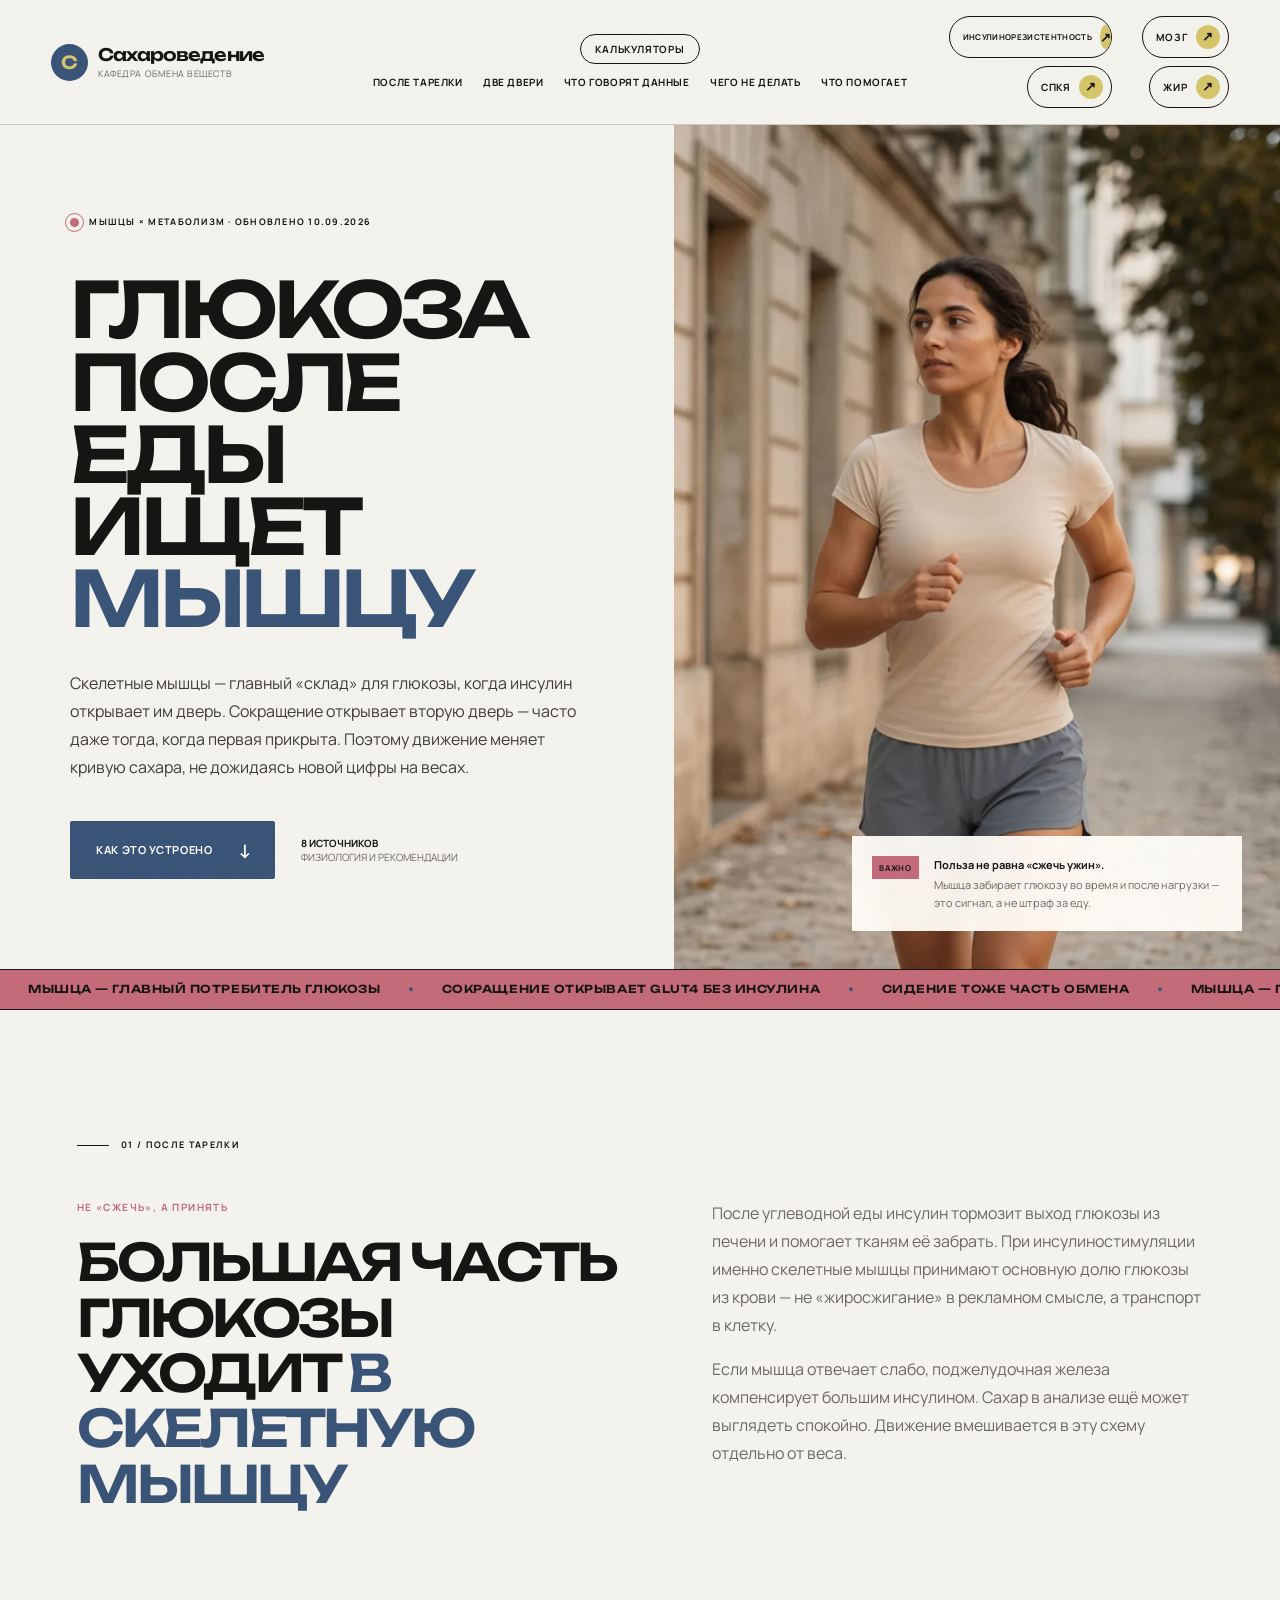
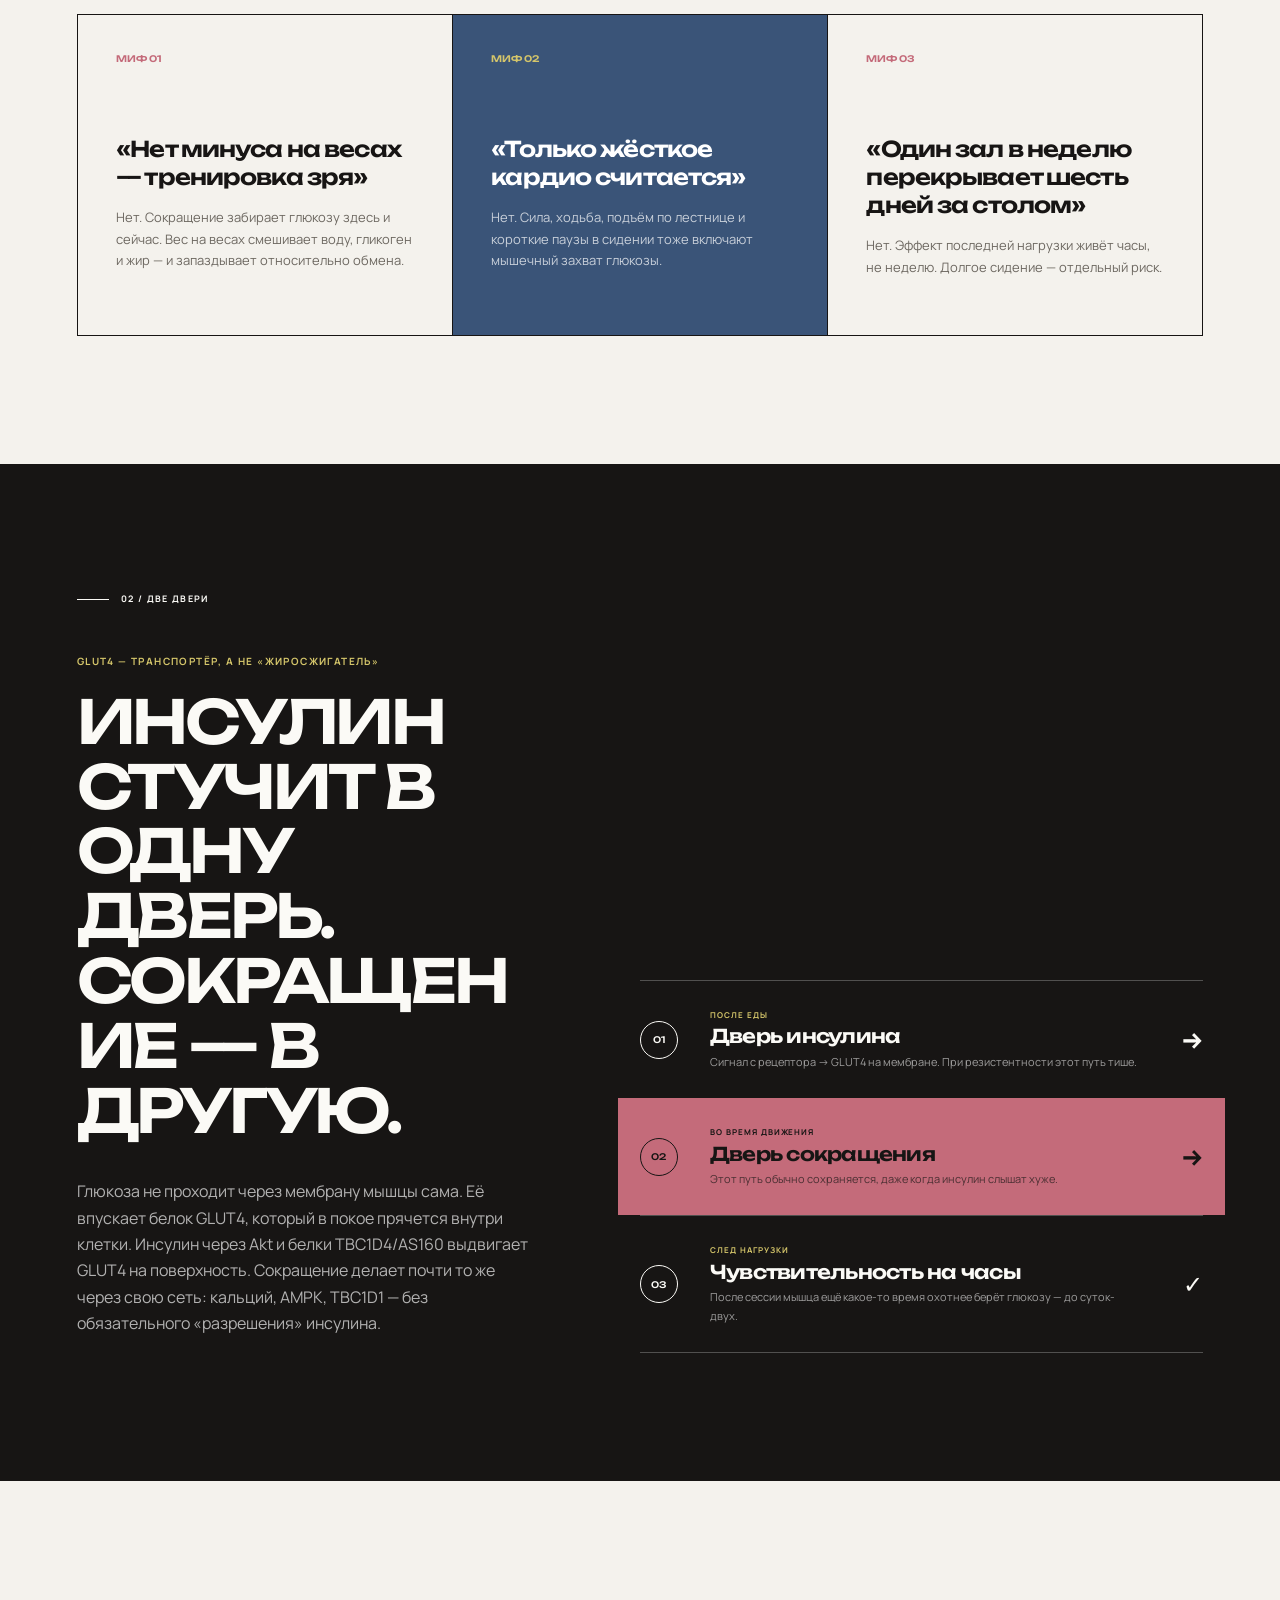
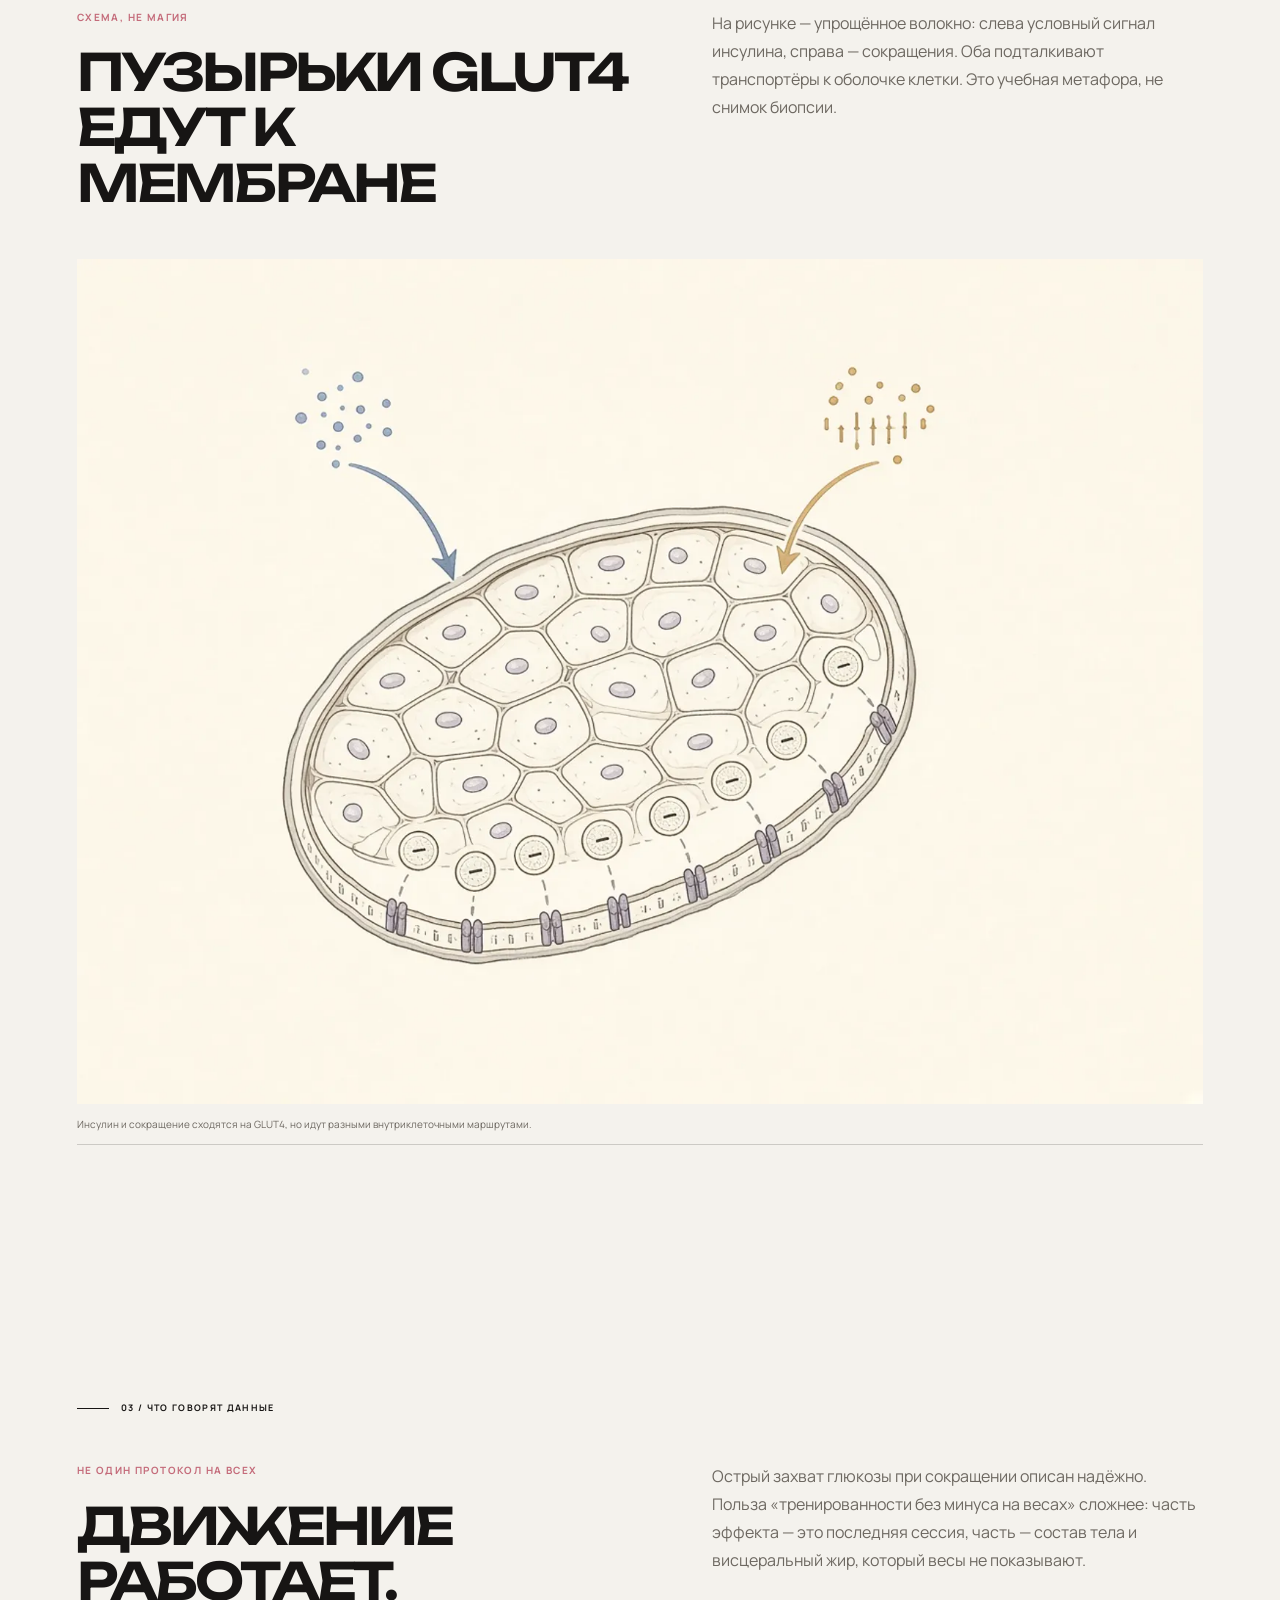
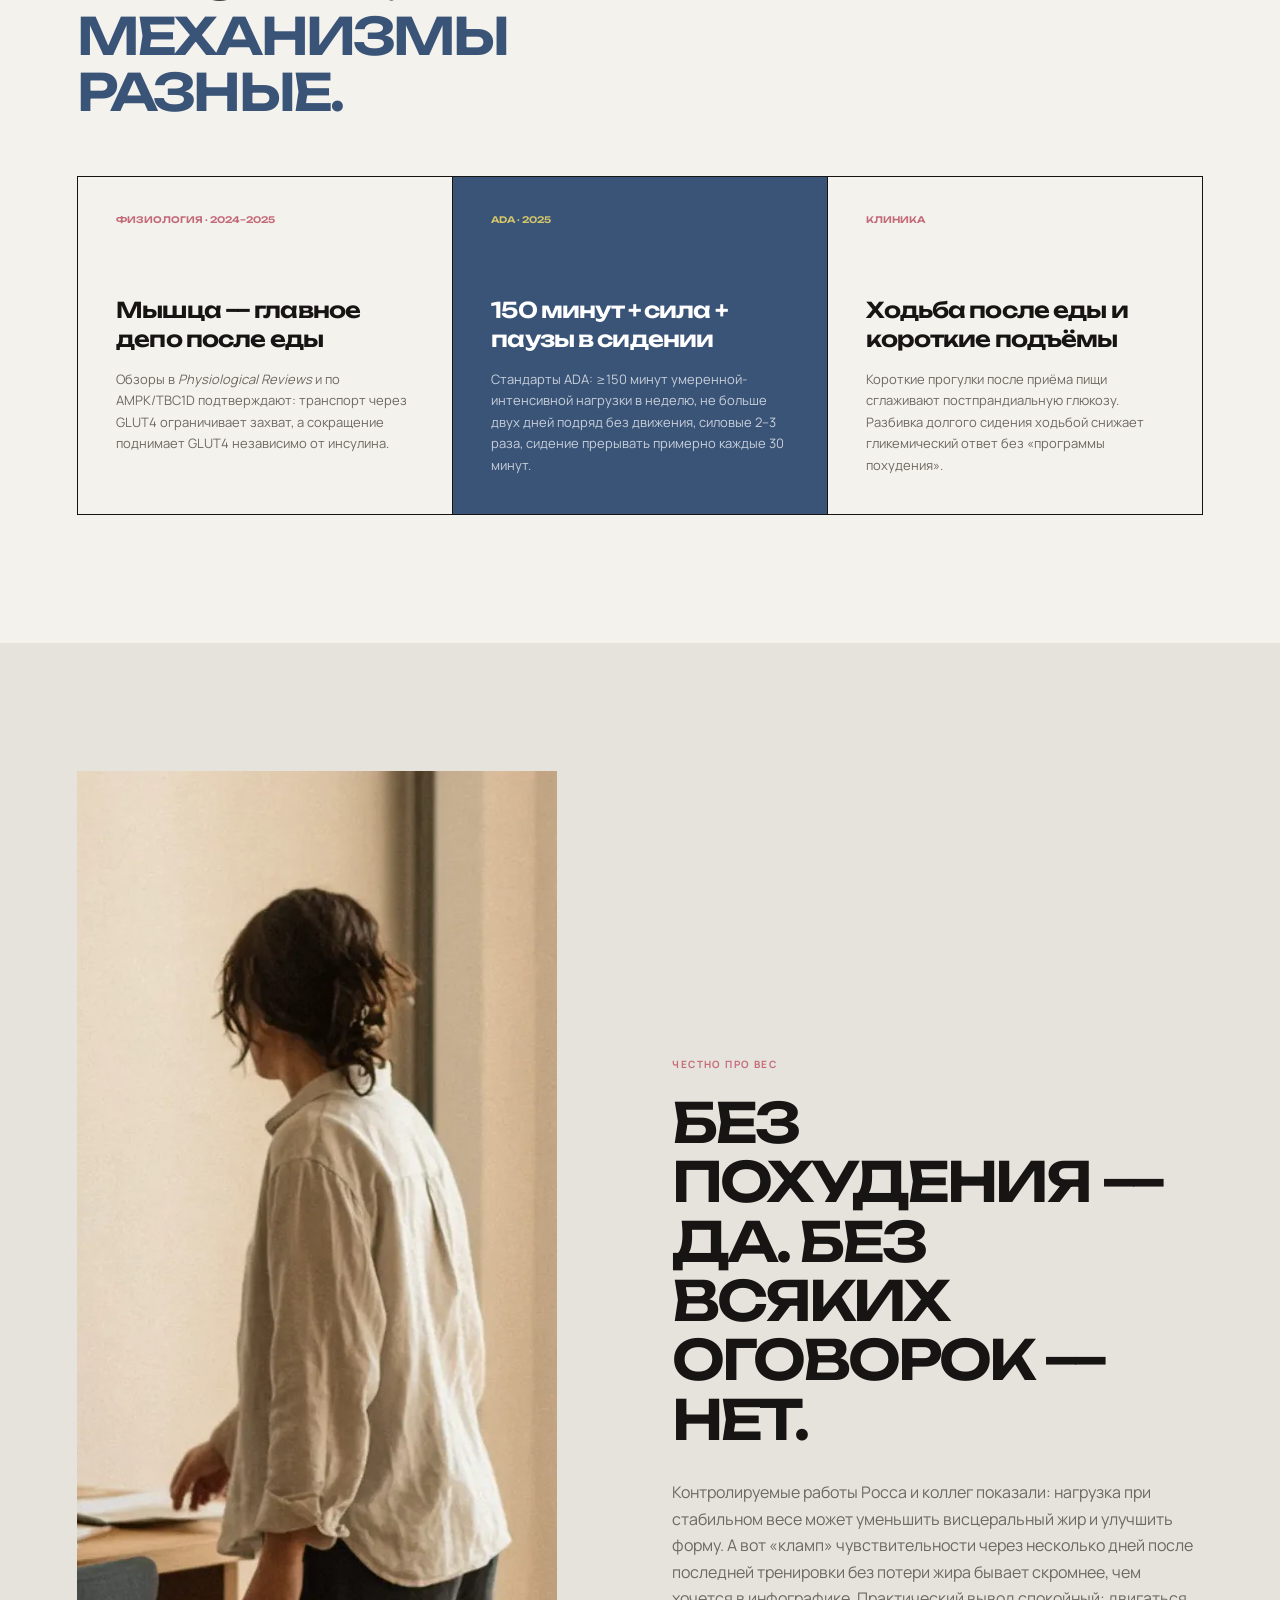
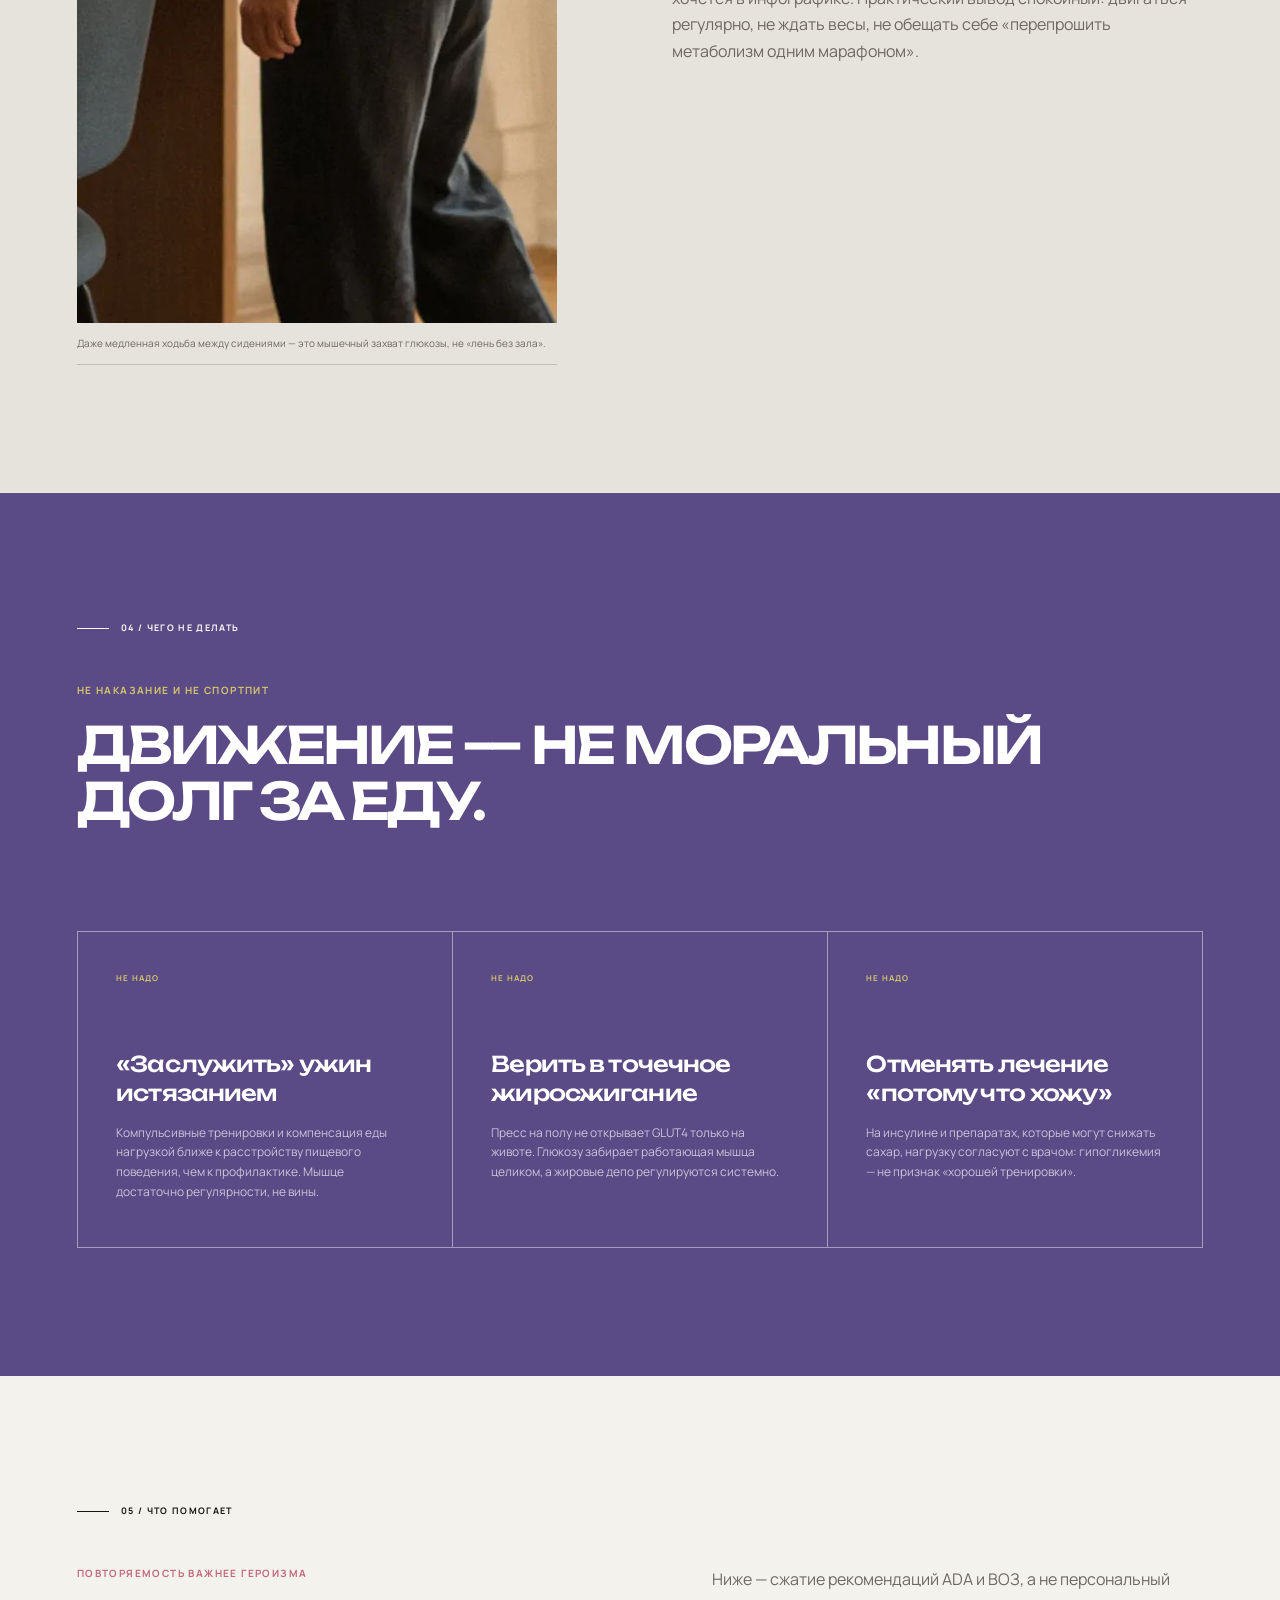
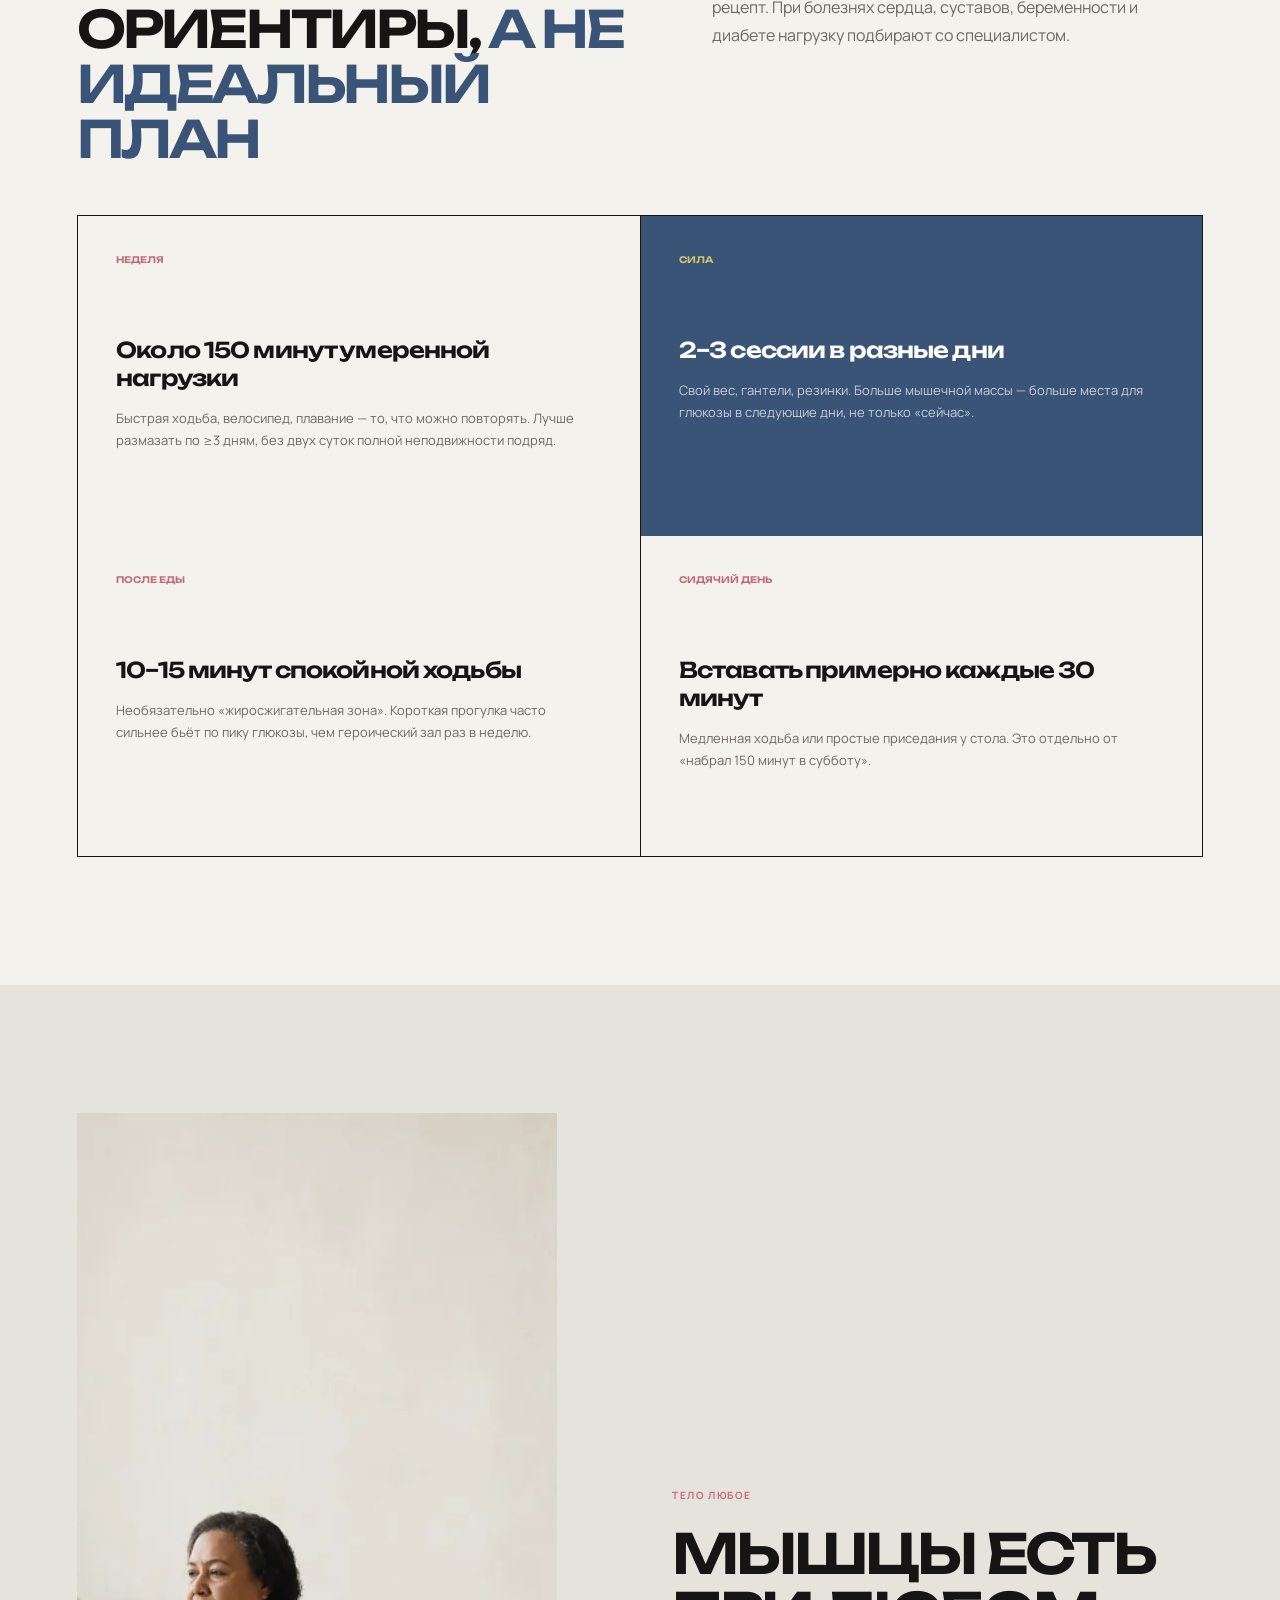
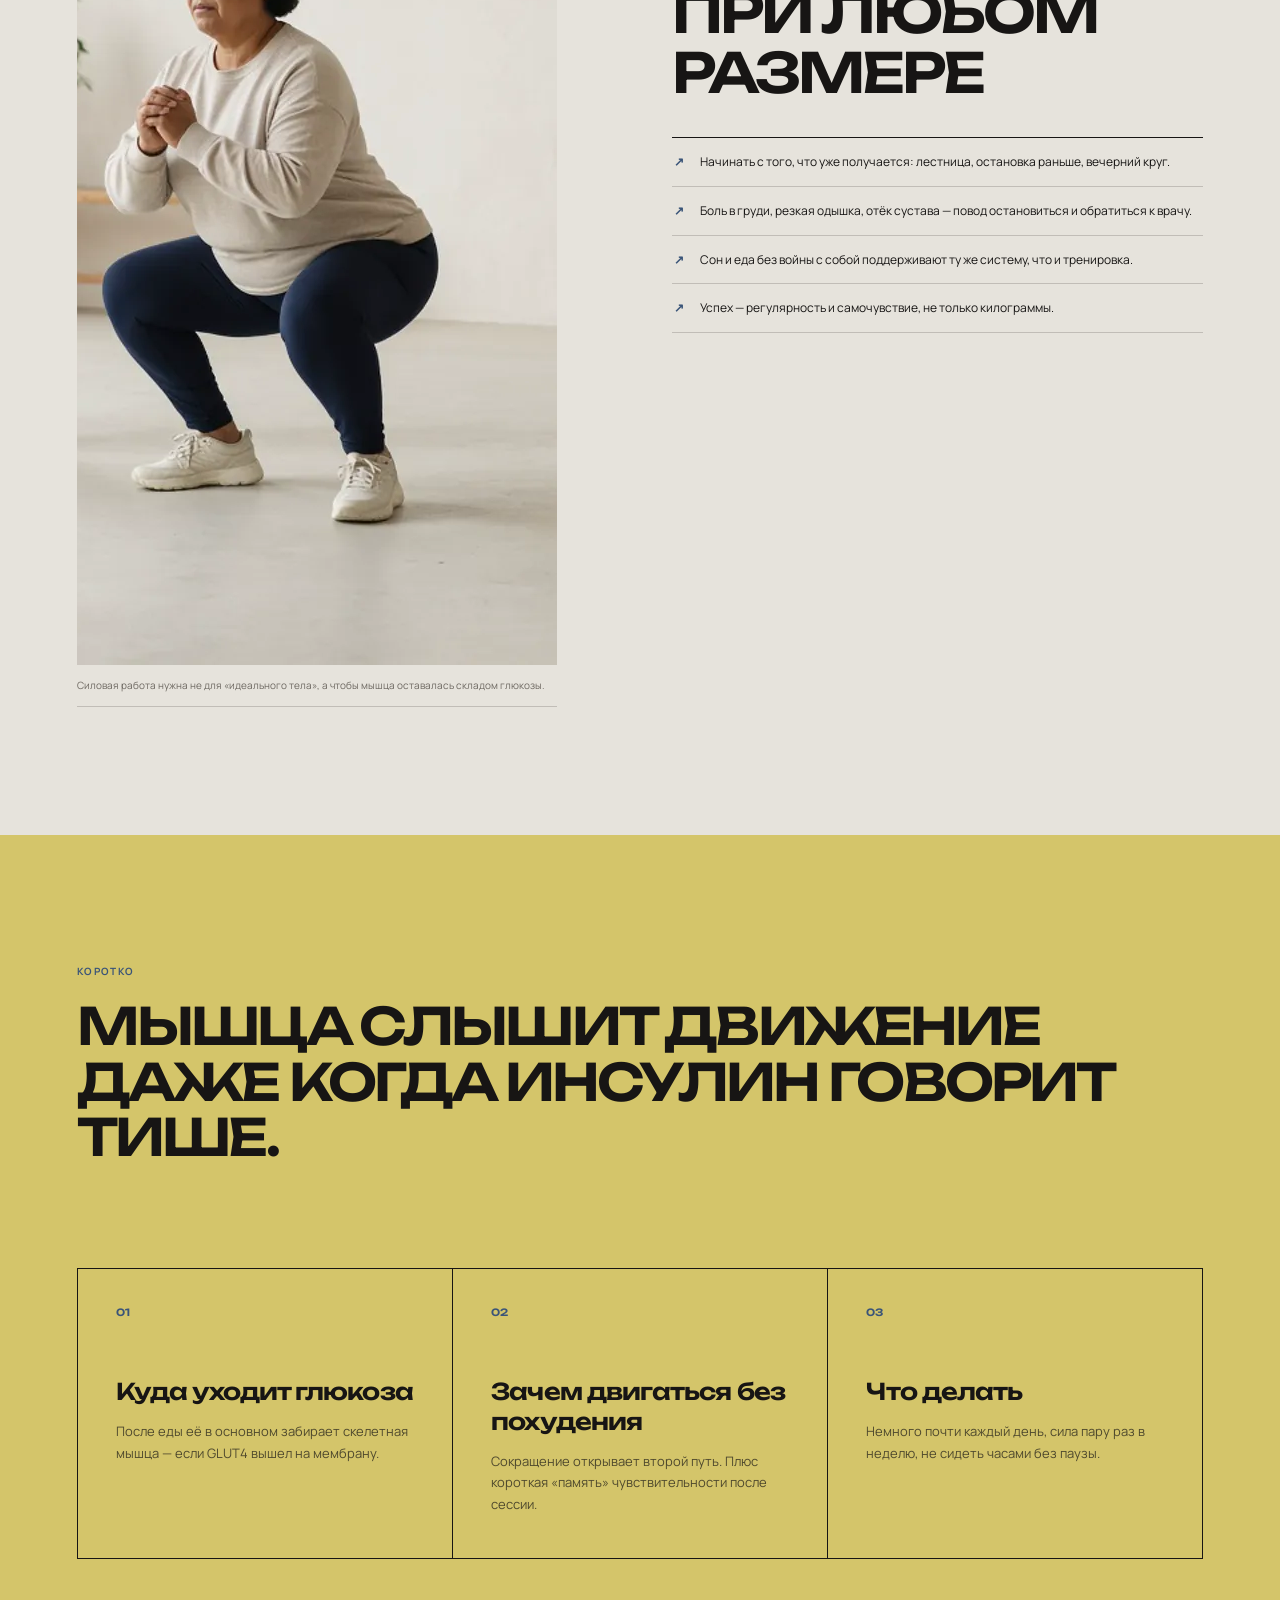
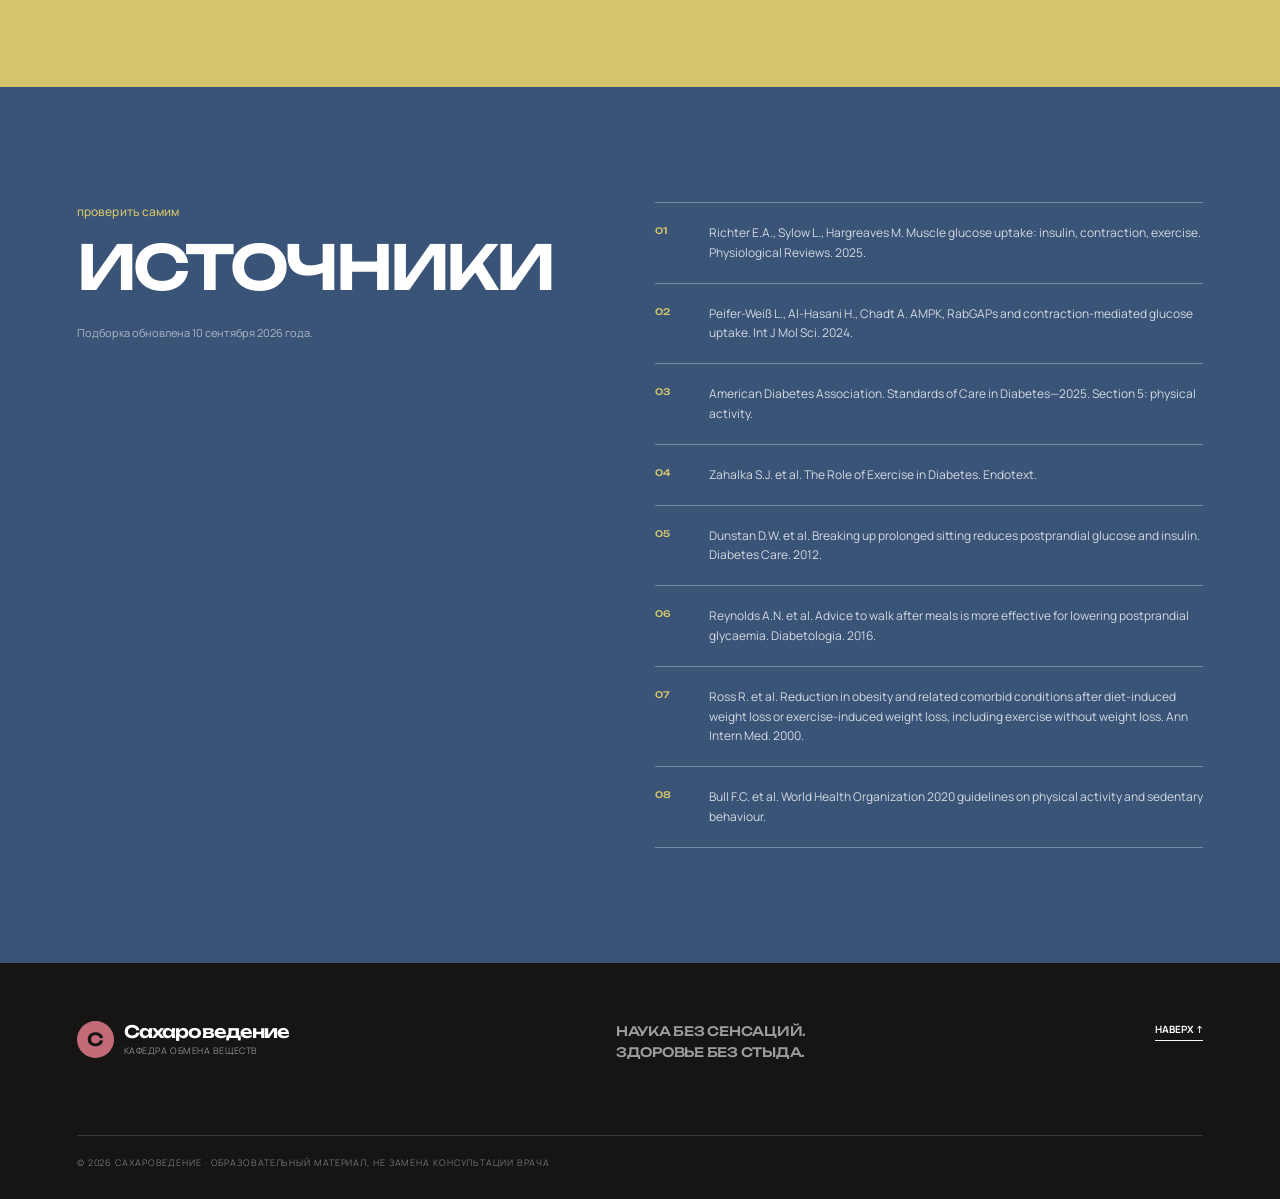
<file: docs/muscle-glucose.html>
<!doctype html>
<html lang="ru">
  <head>
    <meta charset="utf-8" />
    <meta name="viewport" content="width=device-width, initial-scale=1" />
    <meta
      name="description"
      content="Куда мышцы девают глюкозу после еды и почему движение помогает обмену веществ даже без похудения: GLUT4, исследования и спокойные рекомендации."
    />
    <meta name="theme-color" content="#f4f2ed" />
    <meta property="og:title" content="Сахароведение — Мышцы: куда уходит глюкоза после еды" />
    <meta
      property="og:description"
      content="Два пути в клетку: инсулин и сокращение. Почему ходьба после еды работает, а цифра на весах — не единственный критерий."
    />
    <meta property="og:type" content="article" />
    <meta property="og:url" content="https://sakharovedenie.ru/muscle-glucose.html" />
    <meta property="og:site_name" content="Сахароведение" />
    <meta property="og:locale" content="ru_RU" />
    <meta
      property="og:image"
      content="https://sakharovedenie.ru/assets/muscle-hero.webp"
    />
    <meta name="twitter:card" content="summary_large_image" />
    <meta name="twitter:title" content="Сахароведение — Мышцы: куда уходит глюкоза после еды" />
    <meta
      name="twitter:description"
      content="Два пути в клетку: инсулин и сокращение. Почему ходьба после еды работает, а цифра на весах — не единственный критерий."
    />
    <meta name="twitter:image" content="https://sakharovedenie.ru/assets/muscle-hero.webp" />
    <link rel="canonical" href="https://sakharovedenie.ru/muscle-glucose.html" />
    <title>Сахароведение — Мышцы и глюкоза после еды</title>
    <script type="application/ld+json">
      {
        "@context": "https://schema.org",
        "@type": "Article",
        "headline": "Сахароведение — Мышцы и глюкоза после еды",
        "inLanguage": "ru",
        "dateModified": "2026-09-14",
        "url": "https://sakharovedenie.ru/muscle-glucose.html",
        "image": "https://sakharovedenie.ru/assets/muscle-hero.webp",
        "isPartOf": { "@type": "WebSite", "name": "Сахароведение", "url": "https://sakharovedenie.ru/" }
      }
    </script>
    <link rel="icon" href="favicon.ico" sizes="any" />
    <link rel="icon" href="assets/favicon.svg" type="image/svg+xml" />
    <link rel="apple-touch-icon" href="apple-touch-icon.png" />
    <link rel="preconnect" href="https://fonts.googleapis.com" />
    <link rel="preconnect" href="https://fonts.gstatic.com" crossorigin />
    <link
      href="https://fonts.googleapis.com/css2?family=Manrope:wght@400;500;600;700&family=Unbounded:wght@500;600;700&display=swap"
      rel="stylesheet"
    />
    <link rel="stylesheet" href="muscle.css?v=20260925a" />
    <link rel="stylesheet" href="header.css?v=20260923d" />
    <script src="script.js" defer></script>
  </head>
  <body>
    <a class="skip-link" href="#content">Перейти к материалу</a>

    <header class="site-header">
      <a class="brand" href="index.html" aria-label="Сахароведение — на главную">
        <span class="brand-mark" aria-hidden="true">С</span>
        <span>
          <strong>Сахароведение</strong>
          <small>кафедра обмена веществ</small>
        </span>
      </a>
      <div class="header-center">
        <a class="calc-jump" href="calculators.html">Калькуляторы</a>
        <nav aria-label="Навигация по странице">
        <a href="#opening">После тарелки</a>
        <a href="#mechanism">Две двери</a>
        <a href="#evidence">Что говорят данные</a>
        <a href="#avoid">Чего не делать</a>
        <a href="#actions">Что помогает</a>
      </nav>
      </div>
      <div class="topic-stack" aria-label="Другие материалы">
        <a class="topic-pill topic-home" href="index.html">
          Инсулинорезистентность
          <span aria-hidden="true">↗</span>
        </a>
        <a class="topic-pill topic-brain" href="brain-insulin-resistance.html">
          Мозг
          <span aria-hidden="true">↗</span>
        </a>
        <a class="topic-pill topic-pcos" href="pcos-insulin.html">
          СПКЯ
          <span aria-hidden="true">↗</span>
        </a>
        <a class="topic-pill topic-fat" href="adipose-insulin.html">
          Жир
          <span aria-hidden="true">↗</span>
        </a>
      </div>
    </header>

    <main id="content">
      <section class="hero" aria-labelledby="hero-title">
        <div class="hero-copy reveal">
          <div class="eyebrow">
            <span class="pulse-dot" aria-hidden="true"></span>
            Мышцы × Метаболизм · обновлено 10.09.2026
          </div>
          <h1 id="hero-title">
            Глюкоза после еды<br />
            ищет <em>мышцу</em>
          </h1>
          <p class="hero-lead">
            Скелетные мышцы — главный «склад» для глюкозы, когда инсулин открывает им дверь.
            Сокращение открывает вторую дверь — часто даже тогда, когда первая прикрыта.
            Поэтому движение меняет кривую сахара, не дожидаясь новой цифры на весах.
          </p>
          <div class="hero-actions">
            <a class="button button-primary" href="#mechanism">
              Как это устроено
              <span aria-hidden="true">↓</span>
            </a>
            <p><strong>8 источников</strong><br />физиология и рекомендации</p>
          </div>
        </div>

        <figure class="hero-image reveal delay-1">
          <img
            src="assets/muscle-hero.webp"
            alt="Подтянутая девушка в спортивной одежде бежит по тихой улице, видны мышцы рук и ног"
            width="1536"
            height="1152"
          />
          <figcaption>
            <span>Важно</span>
            <p>
              <strong>Польза не равна «сжечь ужин».</strong>
              Мышца забирает глюкозу во время и после нагрузки — это сигнал, а не штраф за еду.
            </p>
          </figcaption>
        </figure>
      </section>

      <div class="ticker" aria-hidden="true">
        <div>
          <span>МЫШЦА — ГЛАВНЫЙ ПОТРЕБИТЕЛЬ ГЛЮКОЗЫ</span><i>●</i>
          <span>СОКРАЩЕНИЕ ОТКРЫВАЕТ GLUT4 БЕЗ ИНСУЛИНА</span><i>●</i>
          <span>СИДЕНИЕ ТОЖЕ ЧАСТЬ ОБМЕНА</span><i>●</i>
          <span>МЫШЦА — ГЛАВНЫЙ ПОТРЕБИТЕЛЬ ГЛЮКОЗЫ</span><i>●</i>
          <span>СОКРАЩЕНИЕ ОТКРЫВАЕТ GLUT4 БЕЗ ИНСУЛИНА</span><i>●</i>
          <span>СИДЕНИЕ ТОЖЕ ЧАСТЬ ОБМЕНА</span><i>●</i>
        </div>
      </div>

      <section class="section opening" id="opening" aria-labelledby="opening-title">
        <div class="section-index reveal">01 / ПОСЛЕ ТАРЕЛКИ</div>
        <div class="split-heading">
          <div class="reveal">
            <p class="kicker">Не «сжечь», а принять</p>
            <h2 id="opening-title">Большая часть глюкозы уходит <em>в скелетную мышцу</em></h2>
          </div>
          <div class="opening-copy reveal delay-1">
            <p>
              После углеводной еды инсулин тормозит выход глюкозы из печени и помогает тканям её
              забрать. При инсулиностимуляции именно скелетные мышцы принимают основную долю
              глюкозы из крови — не «жиросжигание» в рекламном смысле, а транспорт в клетку.
            </p>
            <p>
              Если мышца отвечает слабо, поджелудочная железа компенсирует большим инсулином.
              Сахар в анализе ещё может выглядеть спокойно. Движение вмешивается в эту схему
              отдельно от веса.
            </p>
          </div>
        </div>

        <div class="myth-grid">
          <article class="myth-card reveal">
            <span>Миф 01</span>
            <h3>«Нет минуса на весах — тренировка зря»</h3>
            <p>
              Нет. Сокращение забирает глюкозу здесь и сейчас. Вес на весах смешивает воду, гликоген
              и жир — и запаздывает относительно обмена.
            </p>
          </article>
          <article class="myth-card myth-card-blue reveal delay-1">
            <span>Миф 02</span>
            <h3>«Только жёсткое кардио считается»</h3>
            <p>
              Нет. Сила, ходьба, подъём по лестнице и короткие паузы в сидении тоже включают
              мышечный захват глюкозы.
            </p>
          </article>
          <article class="myth-card reveal delay-2">
            <span>Миф 03</span>
            <h3>«Один зал в неделю перекрывает шесть дней за столом»</h3>
            <p>
              Нет. Эффект последней нагрузки живёт часы, не неделю. Долгое сидение — отдельный риск.
            </p>
          </article>
        </div>
      </section>

      <section class="mechanism" id="mechanism" aria-labelledby="mechanism-title">
        <div class="mechanism-copy reveal">
          <div class="section-index light">02 / ДВЕ ДВЕРИ</div>
          <p class="kicker acid">GLUT4 — транспортёр, а не «жиросжигатель»</p>
          <h2 id="mechanism-title">Инсулин стучит в одну дверь. Сокращение — в другую.</h2>
          <p>
            Глюкоза не проходит через мембрану мышцы сама. Её впускает белок GLUT4, который в покое
            прячется внутри клетки. Инсулин через Akt и белки TBC1D4/AS160 выдвигает GLUT4 на
            поверхность. Сокращение делает почти то же через свою сеть: кальций, AMPK, TBC1D1 —
            без обязательного «разрешения» инсулина.
          </p>
        </div>

        <div class="signal-stack reveal delay-1" aria-label="Два пути захвата глюкозы мышцей">
          <article>
            <span class="signal-number">01</span>
            <div>
              <p class="signal-label">После еды</p>
              <h3>Дверь инсулина</h3>
              <p>Сигнал с рецептора → GLUT4 на мембране. При резистентности этот путь тише.</p>
            </div>
            <strong>→</strong>
          </article>
          <article class="signal-accent">
            <span class="signal-number">02</span>
            <div>
              <p class="signal-label">Во время движения</p>
              <h3>Дверь сокращения</h3>
              <p>Этот путь обычно сохраняется, даже когда инсулин слышат хуже.</p>
            </div>
            <strong>→</strong>
          </article>
          <article>
            <span class="signal-number">03</span>
            <div>
              <p class="signal-label">След нагрузки</p>
              <h3>Чувствительность на часы</h3>
              <p>После сессии мышца ещё какое-то время охотнее берёт глюкозу — до суток-двух.</p>
            </div>
            <strong>✓</strong>
          </article>
        </div>
      </section>

      <section class="section" aria-labelledby="scheme-title">
        <div class="split-heading">
          <div class="reveal">
            <p class="kicker">Схема, не магия</p>
            <h2 id="scheme-title">Пузырьки GLUT4 едут к мембране</h2>
          </div>
          <div class="opening-copy reveal delay-1">
            <p>
              На рисунке — упрощённое волокно: слева условный сигнал инсулина, справа — сокращения.
              Оба подталкивают транспортёры к оболочке клетки. Это учебная метафора, не снимок
              биопсии.
            </p>
          </div>
        </div>
        <figure class="movement-image scheme-figure reveal" style="margin-top: 48px">
          <img
            src="assets/muscle-glut4.webp"
            alt="Схематичный срез мышечного волокна: два сигнала направляют транспортёры глюкозы к мембране"
            width="1536"
            height="1152"
            loading="lazy"
          />
          <figcaption>Инсулин и сокращение сходятся на GLUT4, но идут разными внутриклеточными маршрутами.</figcaption>
        </figure>
      </section>

      <section class="section" id="evidence" aria-labelledby="evidence-title">
        <div class="section-index reveal">03 / ЧТО ГОВОРЯТ ДАННЫЕ</div>
        <div class="split-heading">
          <div class="reveal">
            <p class="kicker">Не один протокол на всех</p>
            <h2 id="evidence-title">Движение работает. <em>Механизмы разные.</em></h2>
          </div>
          <div class="opening-copy reveal delay-1">
            <p>
              Острый захват глюкозы при сокращении описан надёжно. Польза «тренированности без
              минуса на весах» сложнее: часть эффекта — это последняя сессия, часть — состав тела
              и висцеральный жир, который весы не показывают.
            </p>
          </div>
        </div>

        <div class="myth-grid" style="margin-top: 56px">
          <article class="myth-card reveal">
            <span>Физиология · 2024–2025</span>
            <h3>Мышца — главное депо после еды</h3>
            <p>
              Обзоры в <em>Physiological Reviews</em> и по AMPK/TBC1D подтверждают: транспорт через
              GLUT4 ограничивает захват, а сокращение поднимает GLUT4 независимо от инсулина.
            </p>
          </article>
          <article class="myth-card myth-card-blue reveal delay-1">
            <span>ADA · 2025</span>
            <h3>150 минут + сила + паузы в сидении</h3>
            <p>
              Стандарты ADA: ≥150 минут умеренной-интенсивной нагрузки в неделю, не больше двух
              дней подряд без движения, силовые 2–3 раза, сидение прерывать примерно каждые 30 минут.
            </p>
          </article>
          <article class="myth-card reveal delay-2">
            <span>Клиника</span>
            <h3>Ходьба после еды и короткие подъёмы</h3>
            <p>
              Короткие прогулки после приёма пищи сглаживают постпрандиальную глюкозу. Разбивка
              долгого сидения ходьбой снижает гликемический ответ без «программы похудения».
            </p>
          </article>
        </div>
      </section>

      <section class="movement section">
        <figure class="movement-image reveal">
          <img
            src="assets/muscle-sit-break.webp"
            alt="Человек встаёт из-за светлого письменного стола, прерывая долгое сидение"
            width="1536"
            height="1152"
            loading="lazy"
          />
          <figcaption>Даже медленная ходьба между сидениями — это мышечный захват глюкозы, не «лень без зала».</figcaption>
        </figure>
        <div class="movement-copy reveal delay-1">
          <p class="kicker">Честно про вес</p>
          <h2>Без похудения — да. Без всяких оговорок — нет.</h2>
          <p>
            Контролируемые работы Росса и коллег показали: нагрузка при стабильном весе может
            уменьшить висцеральный жир и улучшить форму. А вот «кламп» чувствительности через
            несколько дней после последней тренировки без потери жира бывает скромнее, чем хочется
            в инфографике. Практический вывод спокойный: двигаться регулярно, не ждать весы,
            не обещать себе «перепрошить метаболизм одним марафоном».
          </p>
        </div>
      </section>

      <section class="endometrium" id="avoid" aria-labelledby="avoid-title">
        <div class="endometrium-title reveal">
          <div class="section-index light">04 / ЧЕГО НЕ ДЕЛАТЬ</div>
          <p class="kicker acid">Не наказание и не спортпит</p>
          <h2 id="avoid-title">Движение — не моральный долг за еду.</h2>
        </div>
        <div class="endometrium-grid">
          <article class="reveal">
            <span>Не надо</span>
            <h3>«Заслужить» ужин истязанием</h3>
            <p>
              Компульсивные тренировки и компенсация еды нагрузкой ближе к расстройству пищевого
              поведения, чем к профилактике. Мышце достаточно регулярности, не вины.
            </p>
          </article>
          <article class="reveal delay-1">
            <span>Не надо</span>
            <h3>Верить в точечное жиросжигание</h3>
            <p>
              Пресс на полу не открывает GLUT4 только на животе. Глюкозу забирает работающая мышца
              целиком, а жировые депо регулируются системно.
            </p>
          </article>
          <article class="reveal delay-2">
            <span>Не надо</span>
            <h3>Отменять лечение «потому что хожу»</h3>
            <p>
              На инсулине и препаратах, которые могут снижать сахар, нагрузку согласуют с врачом:
              гипогликемия — не признак «хорошей тренировки».
            </p>
          </article>
        </div>
      </section>

      <section class="section" id="actions" aria-labelledby="actions-title">
        <div class="section-index reveal">05 / ЧТО ПОМОГАЕТ</div>
        <div class="split-heading">
          <div class="reveal">
            <p class="kicker">Повторяемость важнее героизма</p>
            <h2 id="actions-title">Ориентиры, <em>а не идеальный план</em></h2>
          </div>
          <div class="opening-copy reveal delay-1">
            <p>
              Ниже — сжатие рекомендаций ADA и ВОЗ, а не персональный рецепт. При болезнях сердца,
              суставов, беременности и диабете нагрузку подбирают со специалистом.
            </p>
          </div>
        </div>

        <div class="myth-grid four" style="margin-top: 48px">
          <article class="myth-card reveal">
            <span>Неделя</span>
            <h3>Около 150 минут умеренной нагрузки</h3>
            <p>
              Быстрая ходьба, велосипед, плавание — то, что можно повторять. Лучше размазать по
              ≥3 дням, без двух суток полной неподвижности подряд.
            </p>
          </article>
          <article class="myth-card myth-card-blue reveal delay-1">
            <span>Сила</span>
            <h3>2–3 сессии в разные дни</h3>
            <p>
              Свой вес, гантели, резинки. Больше мышечной массы — больше места для глюкозы в
              следующие дни, не только «сейчас».
            </p>
          </article>
          <article class="myth-card reveal delay-2">
            <span>После еды</span>
            <h3>10–15 минут спокойной ходьбы</h3>
            <p>
              Необязательно «жиросжигательная зона». Короткая прогулка часто сильнее бьёт по пику
              глюкозы, чем героический зал раз в неделю.
            </p>
          </article>
          <article class="myth-card reveal">
            <span>Сидячий день</span>
            <h3>Вставать примерно каждые 30 минут</h3>
            <p>
              Медленная ходьба или простые приседания у стола. Это отдельно от «набрал 150 минут
              в субботу».
            </p>
          </article>
        </div>
      </section>

      <section class="movement section">
        <figure class="movement-image reveal">
          <img
            src="assets/muscle-athletes.webp"
            alt="Три женщины разного возраста и телосложения выполняют силовые упражнения в светлой студии"
            width="1536"
            height="1152"
            loading="lazy"
          />
          <figcaption>Силовая работа нужна не для «идеального тела», а чтобы мышца оставалась складом глюкозы.</figcaption>
        </figure>
        <div class="movement-copy reveal delay-1">
          <p class="kicker">Тело любое</p>
          <h2>Мышцы есть при любом размере</h2>
          <ul>
            <li>Начинать с того, что уже получается: лестница, остановка раньше, вечерний круг.</li>
            <li>Боль в груди, резкая одышка, отёк сустава — повод остановиться и обратиться к врачу.</li>
            <li>Сон и еда без войны с собой поддерживают ту же систему, что и тренировка.</li>
            <li>Успех — регулярность и самочувствие, не только килограммы.</li>
          </ul>
        </div>
      </section>

      <section class="summary" aria-labelledby="summary-title">
        <div class="summary-heading reveal">
          <p class="kicker acid">Коротко</p>
          <h2 id="summary-title">Мышца слышит движение даже когда инсулин говорит тише.</h2>
        </div>
        <div class="summary-list">
          <article class="reveal">
            <span>01</span>
            <h3>Куда уходит глюкоза</h3>
            <p>После еды её в основном забирает скелетная мышца — если GLUT4 вышел на мембрану.</p>
          </article>
          <article class="reveal delay-1">
            <span>02</span>
            <h3>Зачем двигаться без похудения</h3>
            <p>Сокращение открывает второй путь. Плюс короткая «память» чувствительности после сессии.</p>
          </article>
          <article class="reveal delay-2">
            <span>03</span>
            <h3>Что делать</h3>
            <p>Немного почти каждый день, сила пару раз в неделю, не сидеть часами без паузы.</p>
          </article>
        </div>
      </section>

      <section class="sources" id="sources" aria-labelledby="sources-title">
        <div class="sources-heading">
          <p class="sources-kicker">проверить самим</p>
          <h2 id="sources-title">Источники</h2>
          <p>Подборка обновлена 10 сентября 2026 года.</p>
        </div>
        <ol>
          <li>
            <a href="https://doi.org/10.1152/physrev.00033.2024" target="_blank" rel="noopener noreferrer">
              Richter E.A., Sylow L., Hargreaves M. Muscle glucose uptake: insulin, contraction, exercise.
              Physiological Reviews. 2025.
            </a>
          </li>
          <li>
            <a href="https://pmc.ncbi.nlm.nih.gov/articles/PMC10855711/" target="_blank" rel="noopener noreferrer">
              Peifer-Weiß L., Al-Hasani H., Chadt A. AMPK, RabGAPs and contraction-mediated glucose uptake. Int J Mol Sci. 2024.
            </a>
          </li>
          <li>
            <a href="https://doi.org/10.2337/dc25-S005" target="_blank" rel="noopener noreferrer">
              American Diabetes Association. Standards of Care in Diabetes—2025. Section 5: physical activity.
            </a>
          </li>
          <li>
            <a href="https://www.ncbi.nlm.nih.gov/books/NBK549946/" target="_blank" rel="noopener noreferrer">
              Zahalka S.J. et al. The Role of Exercise in Diabetes. Endotext.
            </a>
          </li>
          <li>
            <a href="https://doi.org/10.2337/dc11-1931" target="_blank" rel="noopener noreferrer">
              Dunstan D.W. et al. Breaking up prolonged sitting reduces postprandial glucose and insulin.
              Diabetes Care. 2012.
            </a>
          </li>
          <li>
            <a href="https://doi.org/10.1007/s00125-016-4085-2" target="_blank" rel="noopener noreferrer">
              Reynolds A.N. et al. Advice to walk after meals is more effective for lowering postprandial glycaemia.
              Diabetologia. 2016.
            </a>
          </li>
          <li>
            <a href="https://doi.org/10.7326/0003-4819-133-2-200007180-00008" target="_blank" rel="noopener noreferrer">
              Ross R. et al. Reduction in obesity and related comorbid conditions after diet-induced weight loss
              or exercise-induced weight loss, including exercise without weight loss. Ann Intern Med. 2000.
            </a>
          </li>
          <li>
            <a href="https://doi.org/10.1136/bjsports-2020-102955" target="_blank" rel="noopener noreferrer">
              Bull F.C. et al. World Health Organization 2020 guidelines on physical activity and sedentary behaviour.
            </a>
          </li>
        </ol>
      </section>
    </main>

    <footer>
      <a class="brand brand-footer" href="index.html" aria-label="Сахароведение — на главную">
        <span class="brand-mark" aria-hidden="true">С</span>
        <span><strong>Сахароведение</strong><small>кафедра обмена веществ</small></span>
      </a>
      <p>Наука без сенсаций.<br />Здоровье без стыда.</p>
      <a class="back-to-top" href="#">Наверх ↑</a>
      <small>
        © <span id="year">2026</span> Сахароведение · Образовательный материал, не замена консультации врача
      </small>
    </footer>
  </body>
</html>
</file>
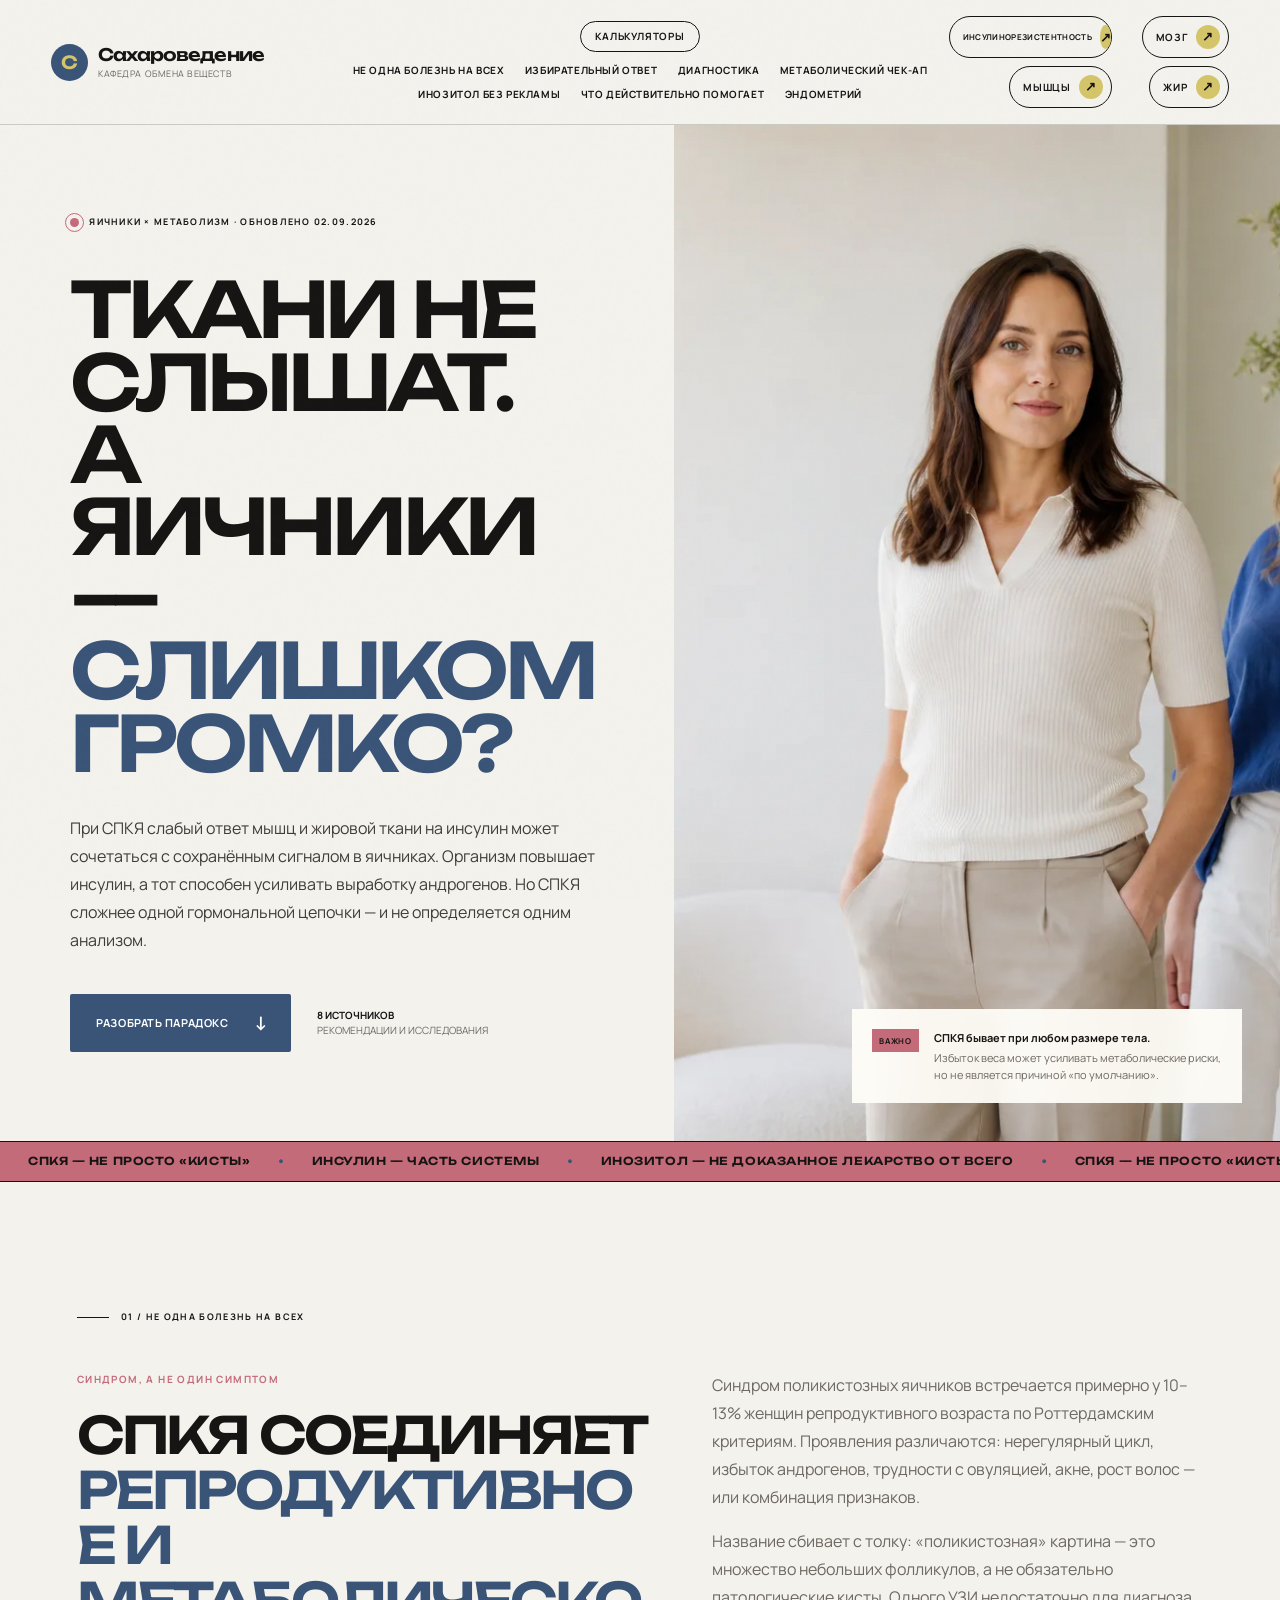
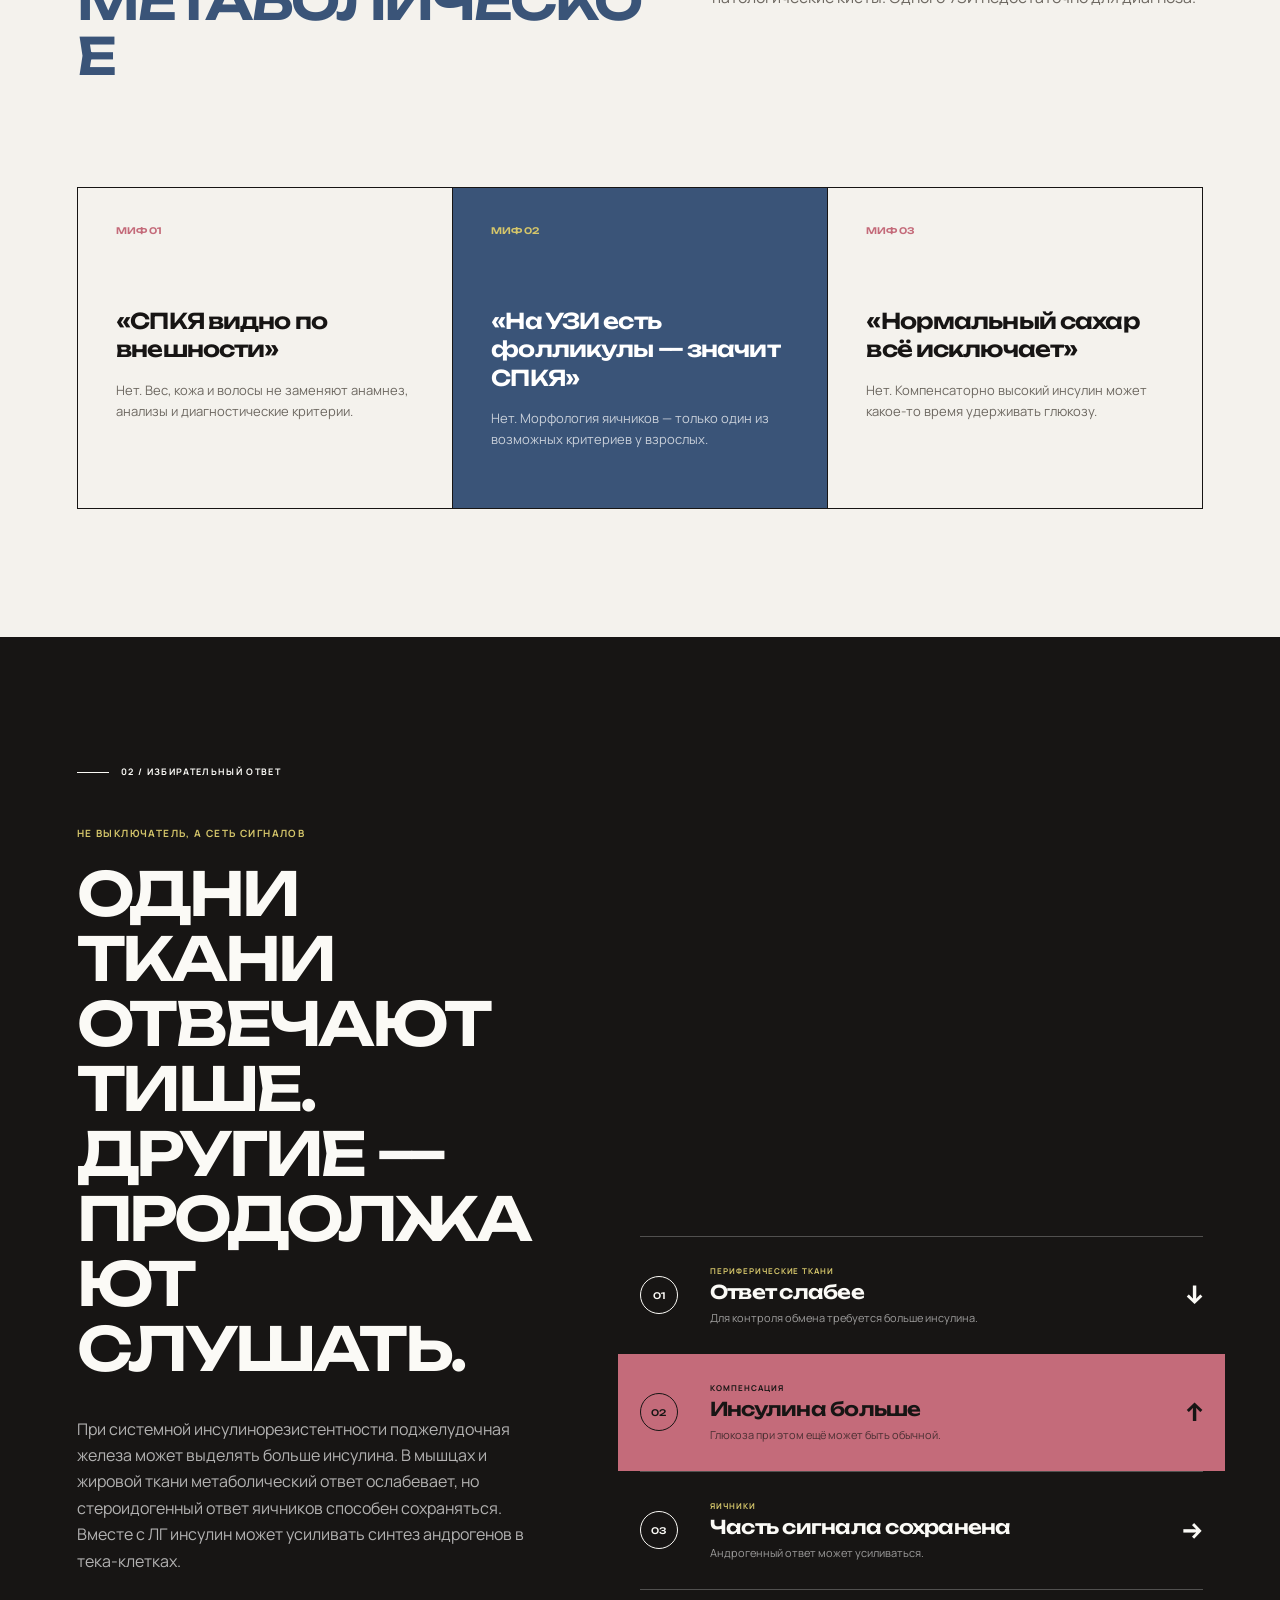
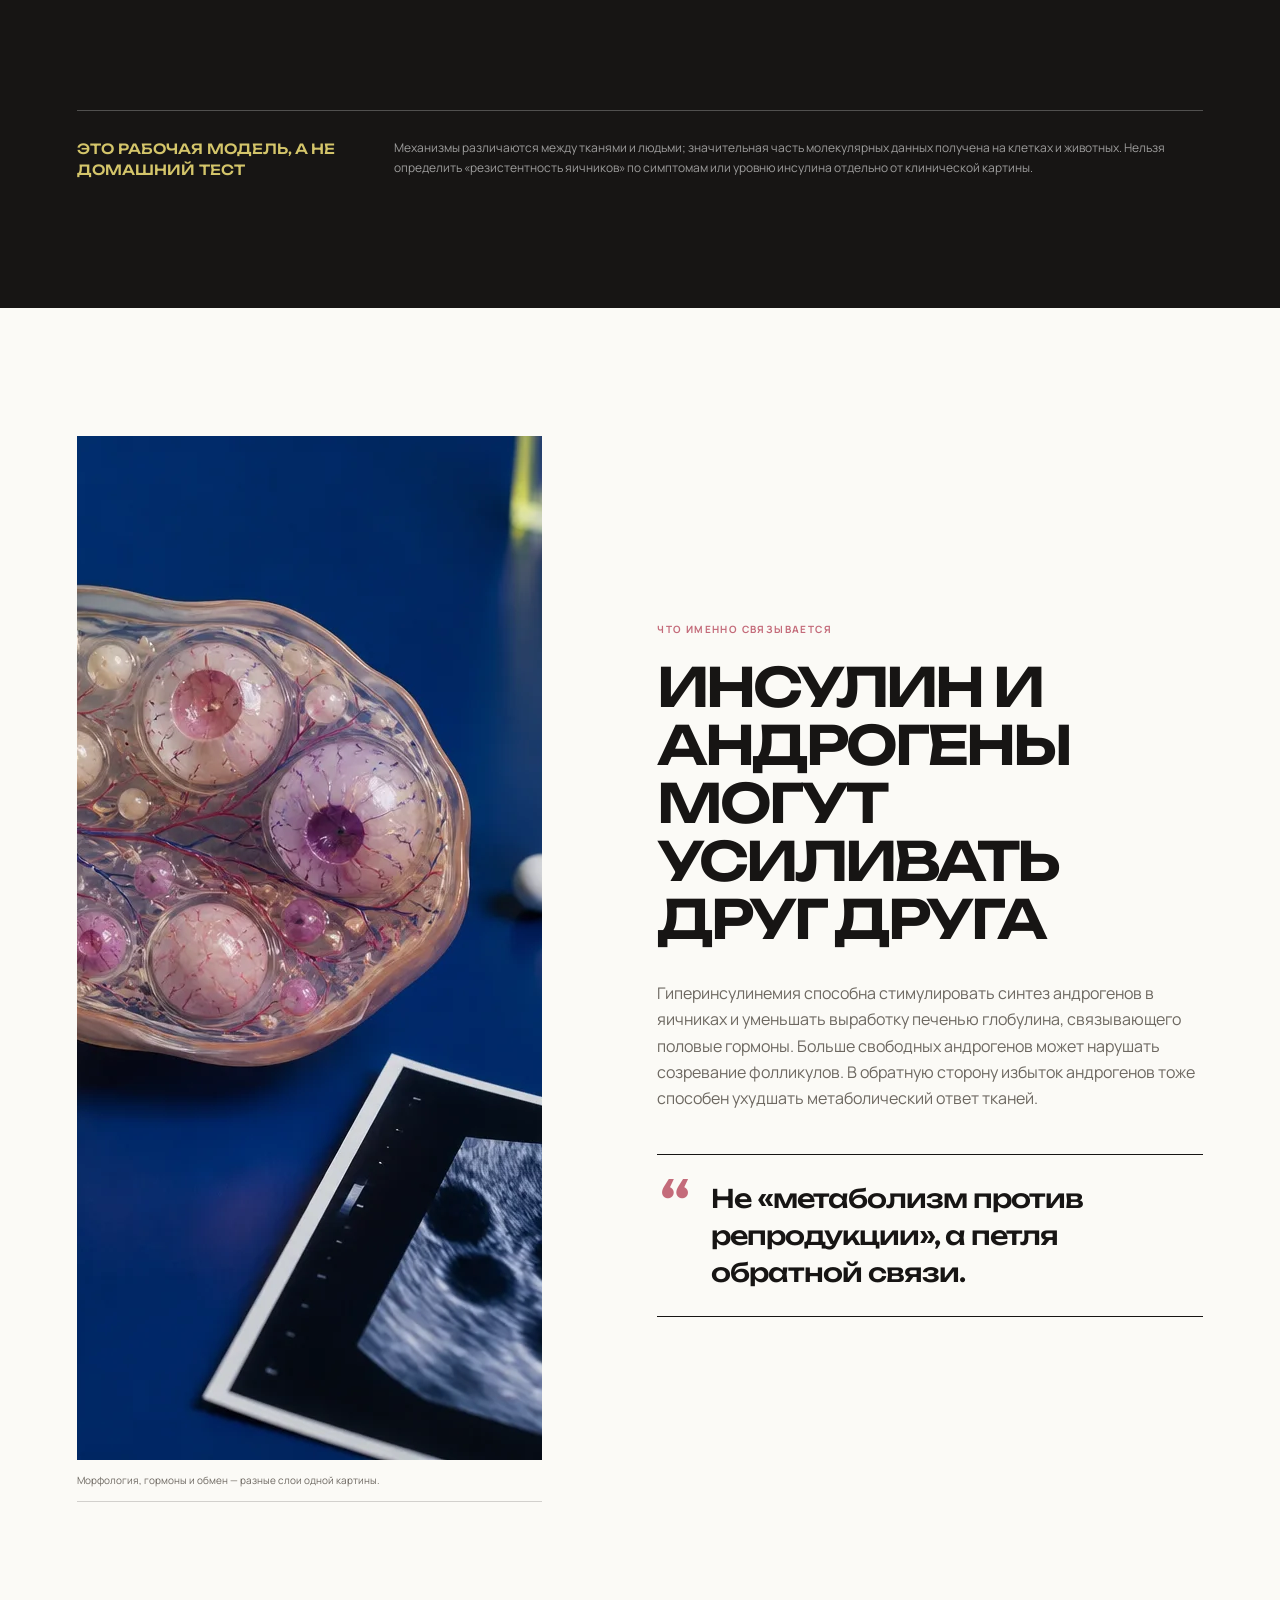
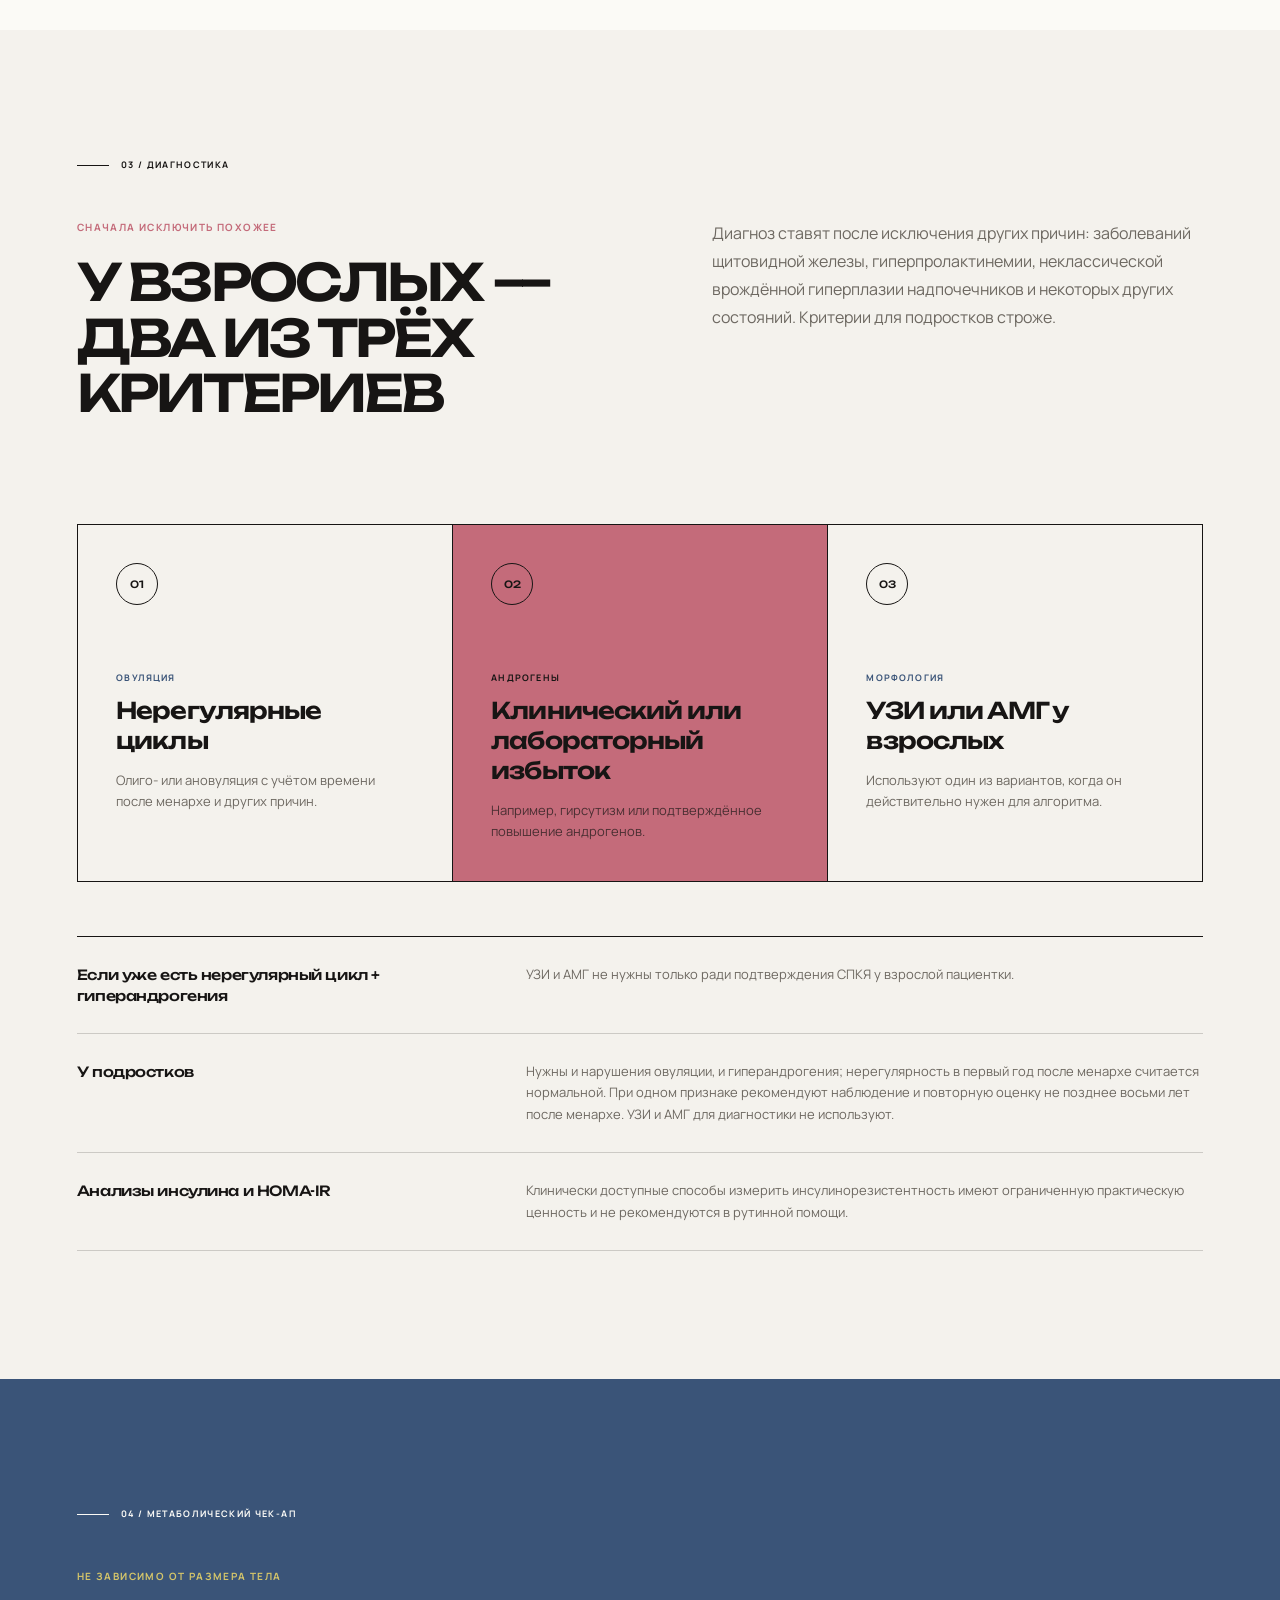
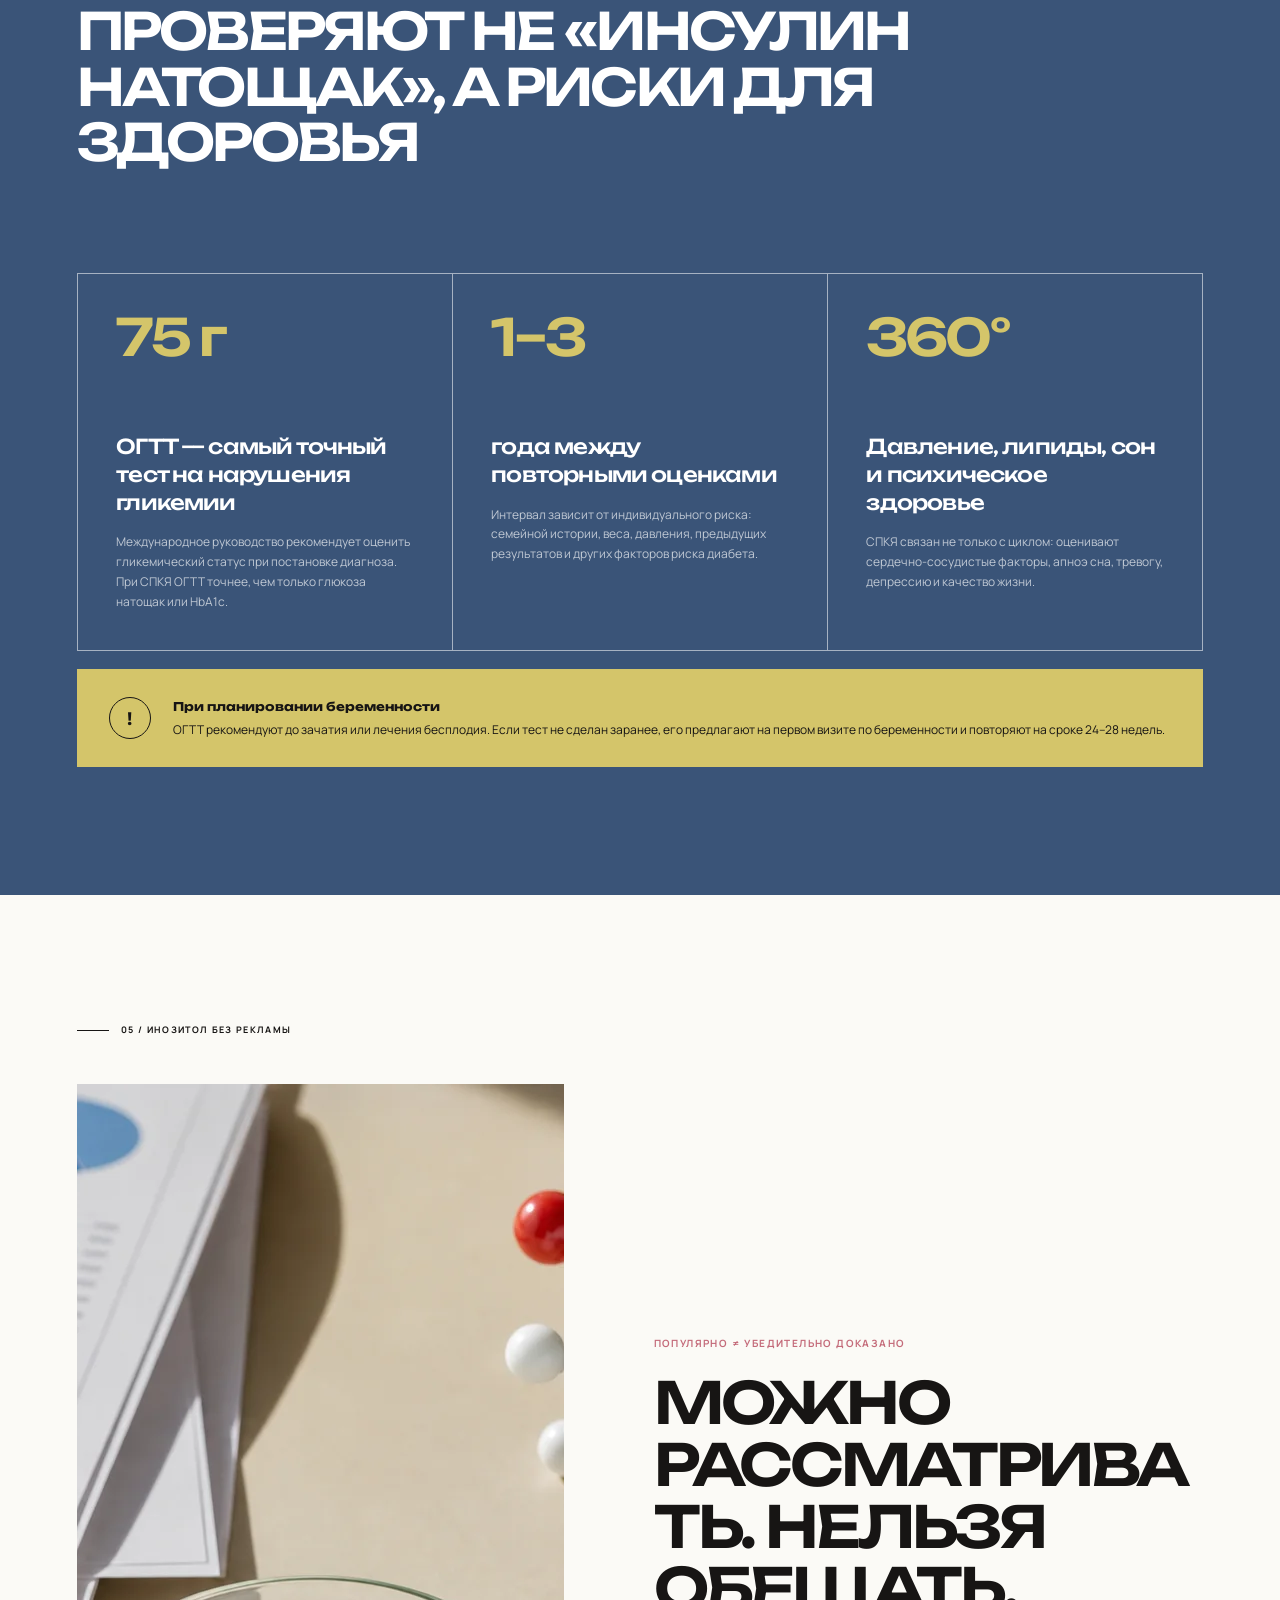
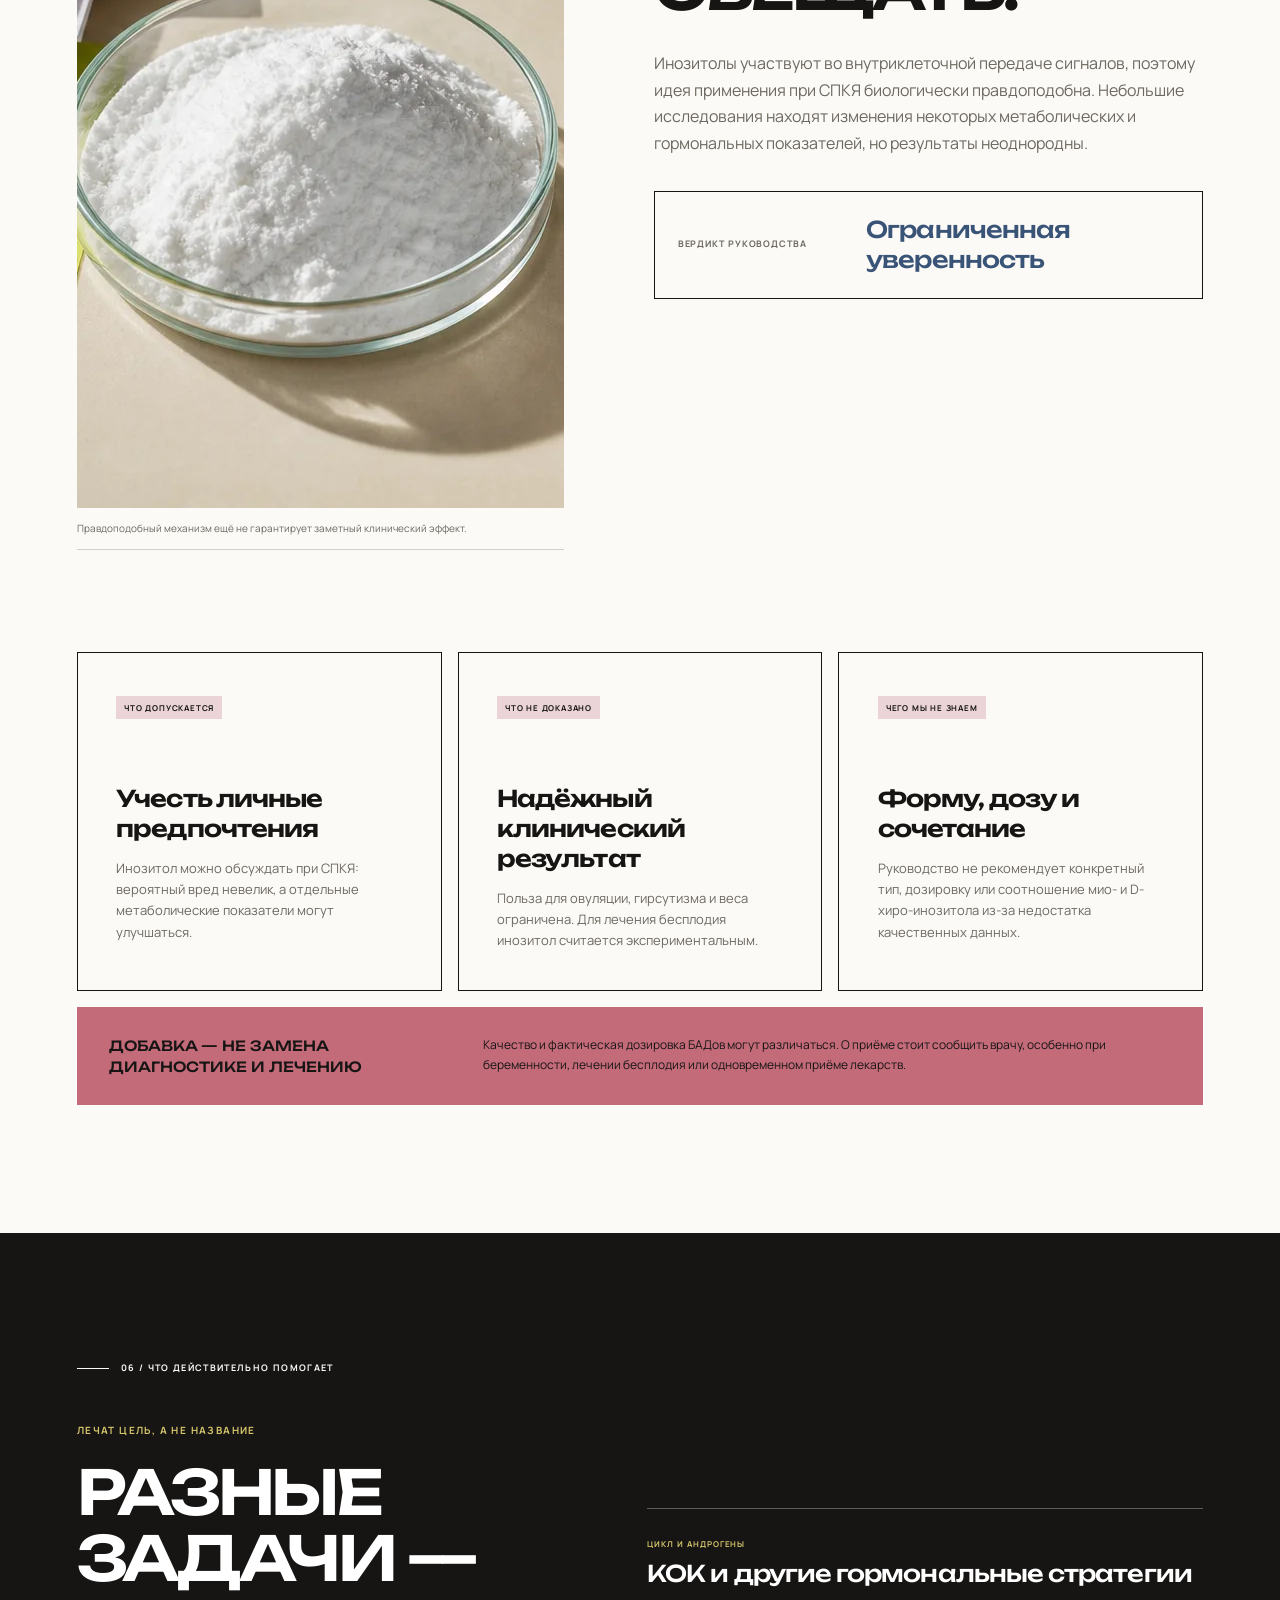
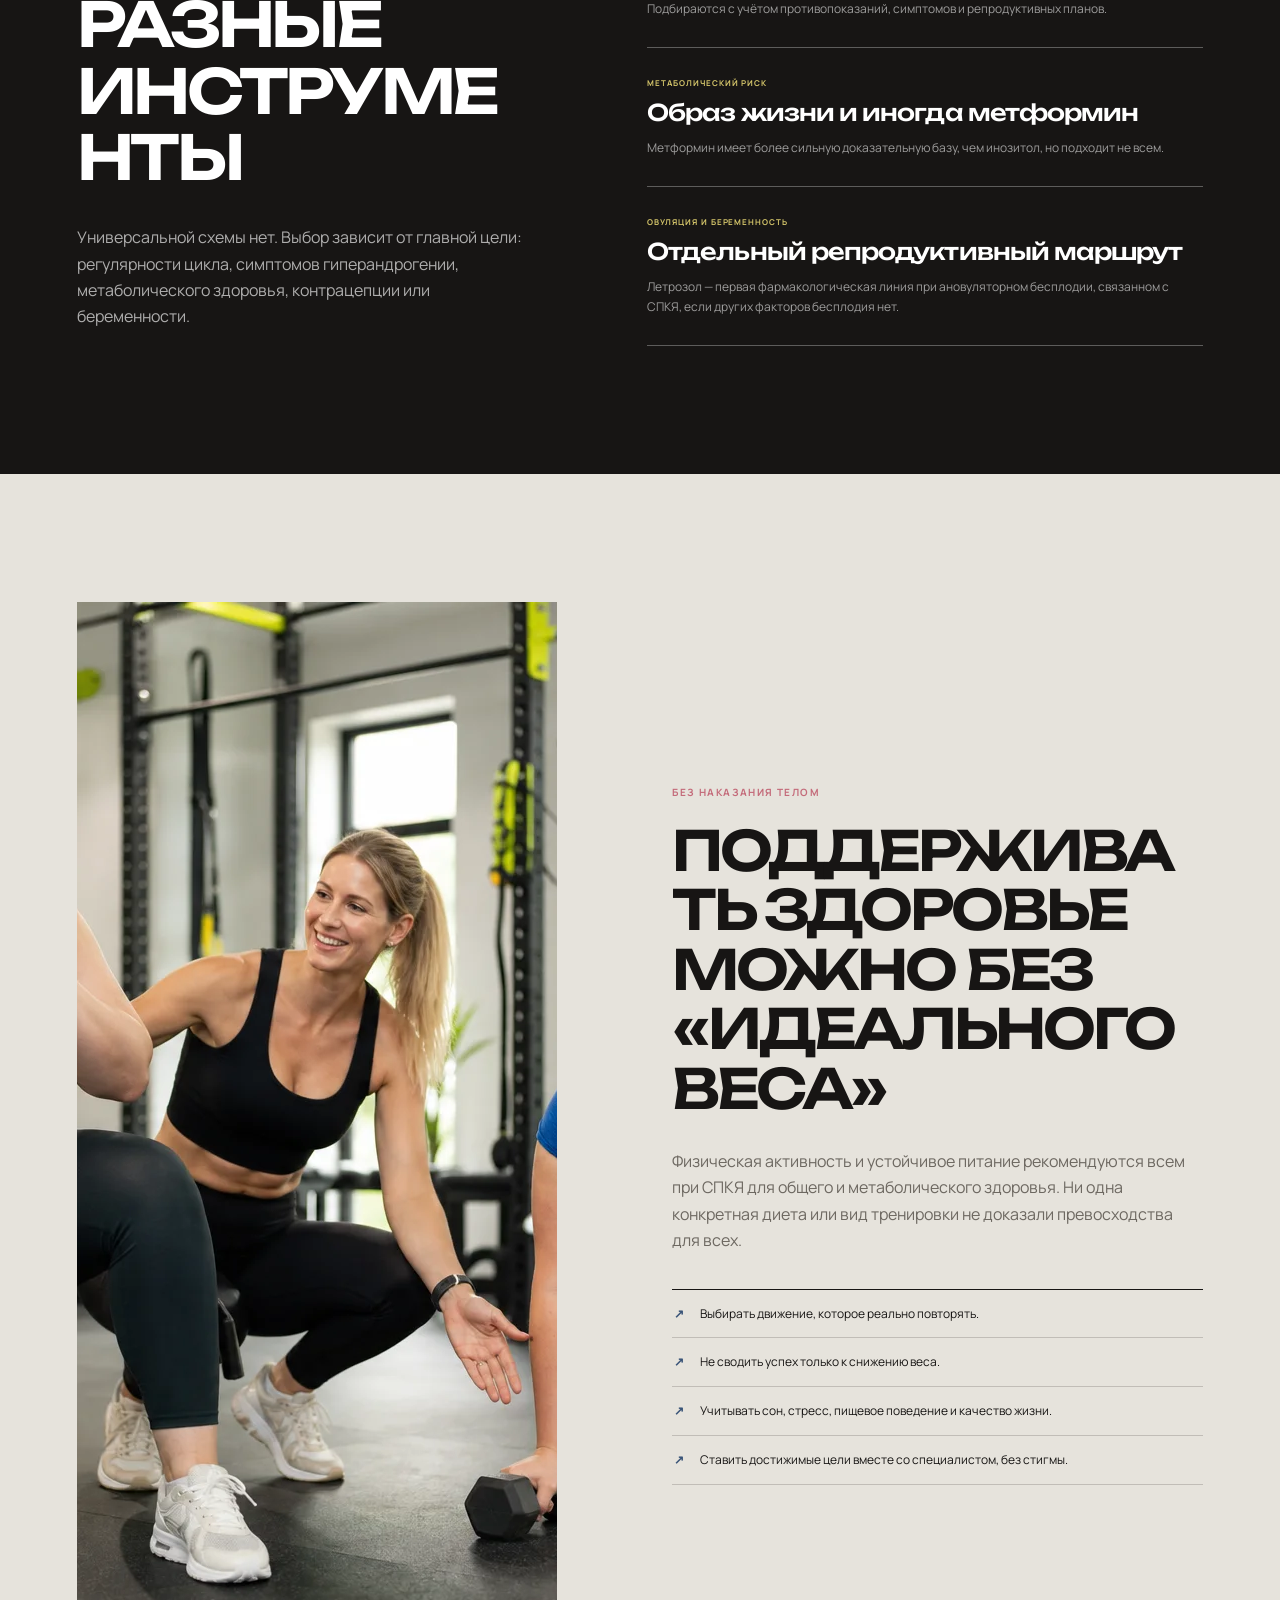
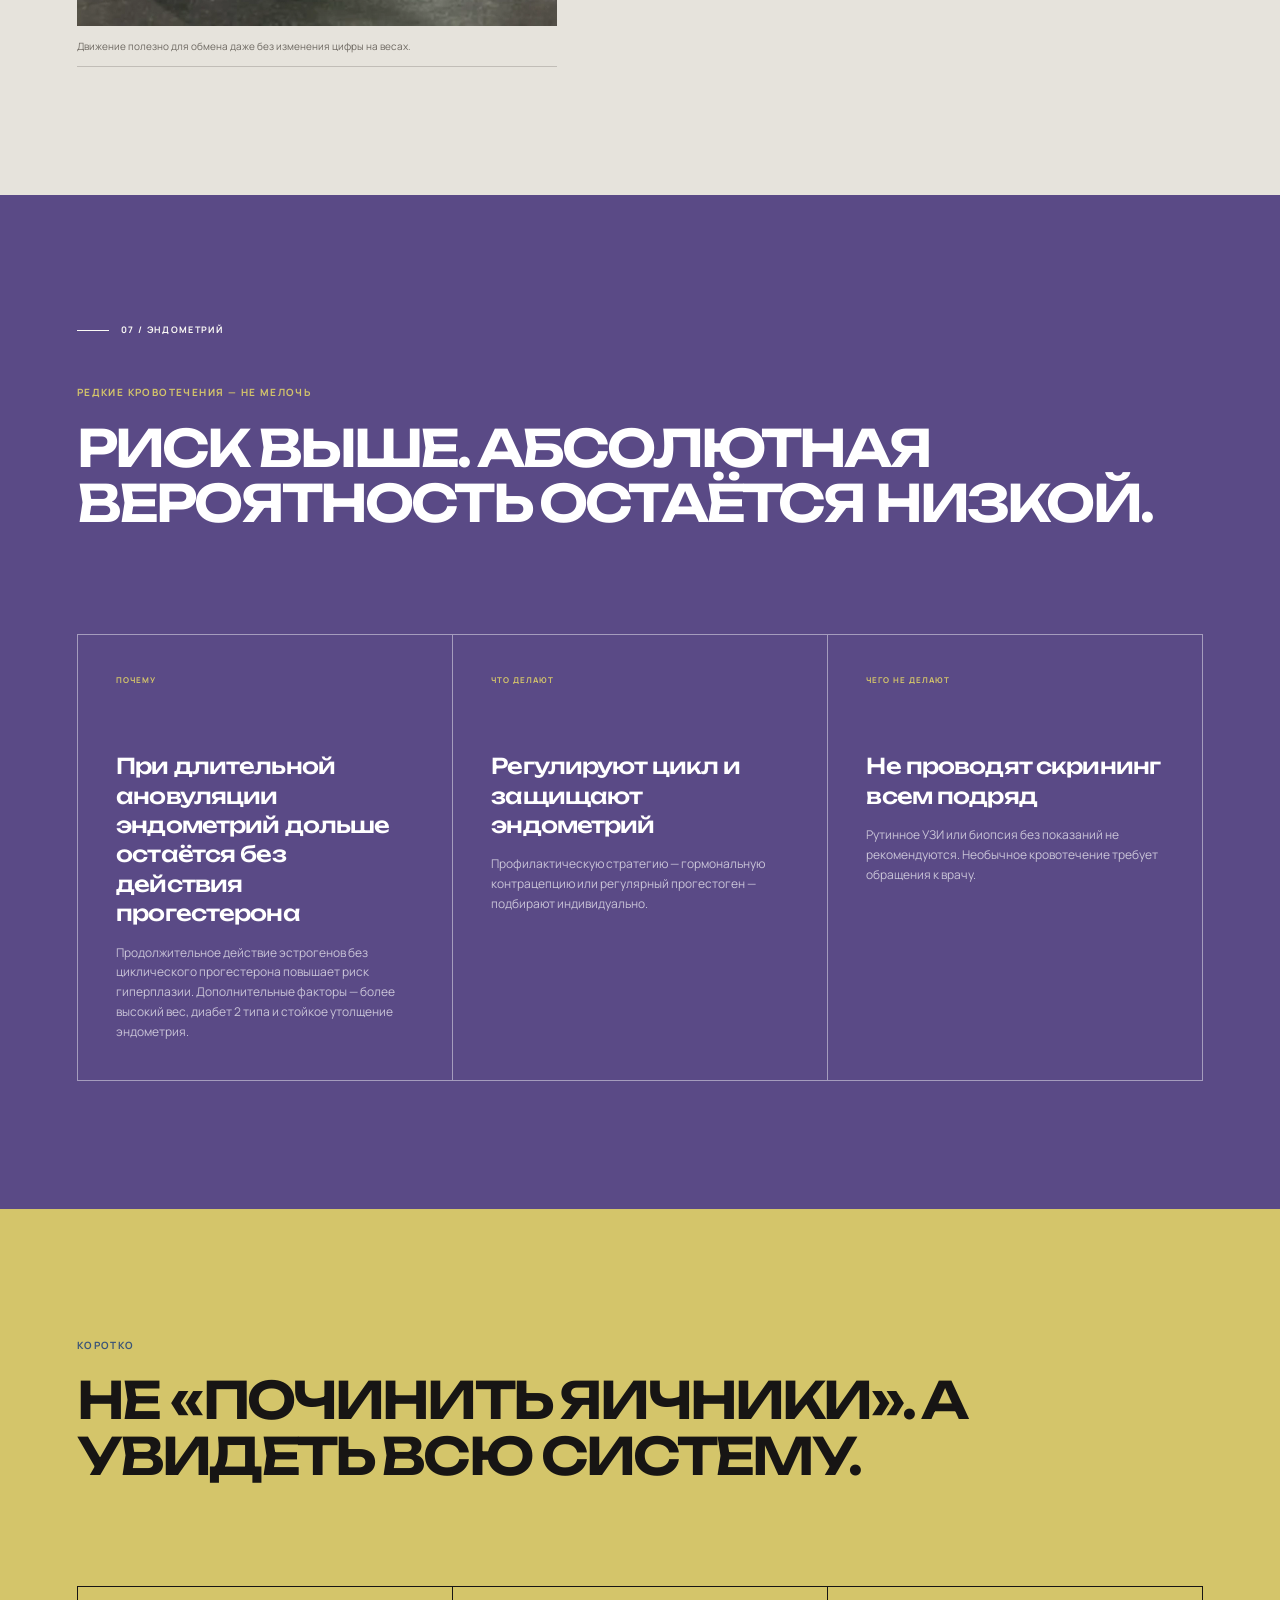
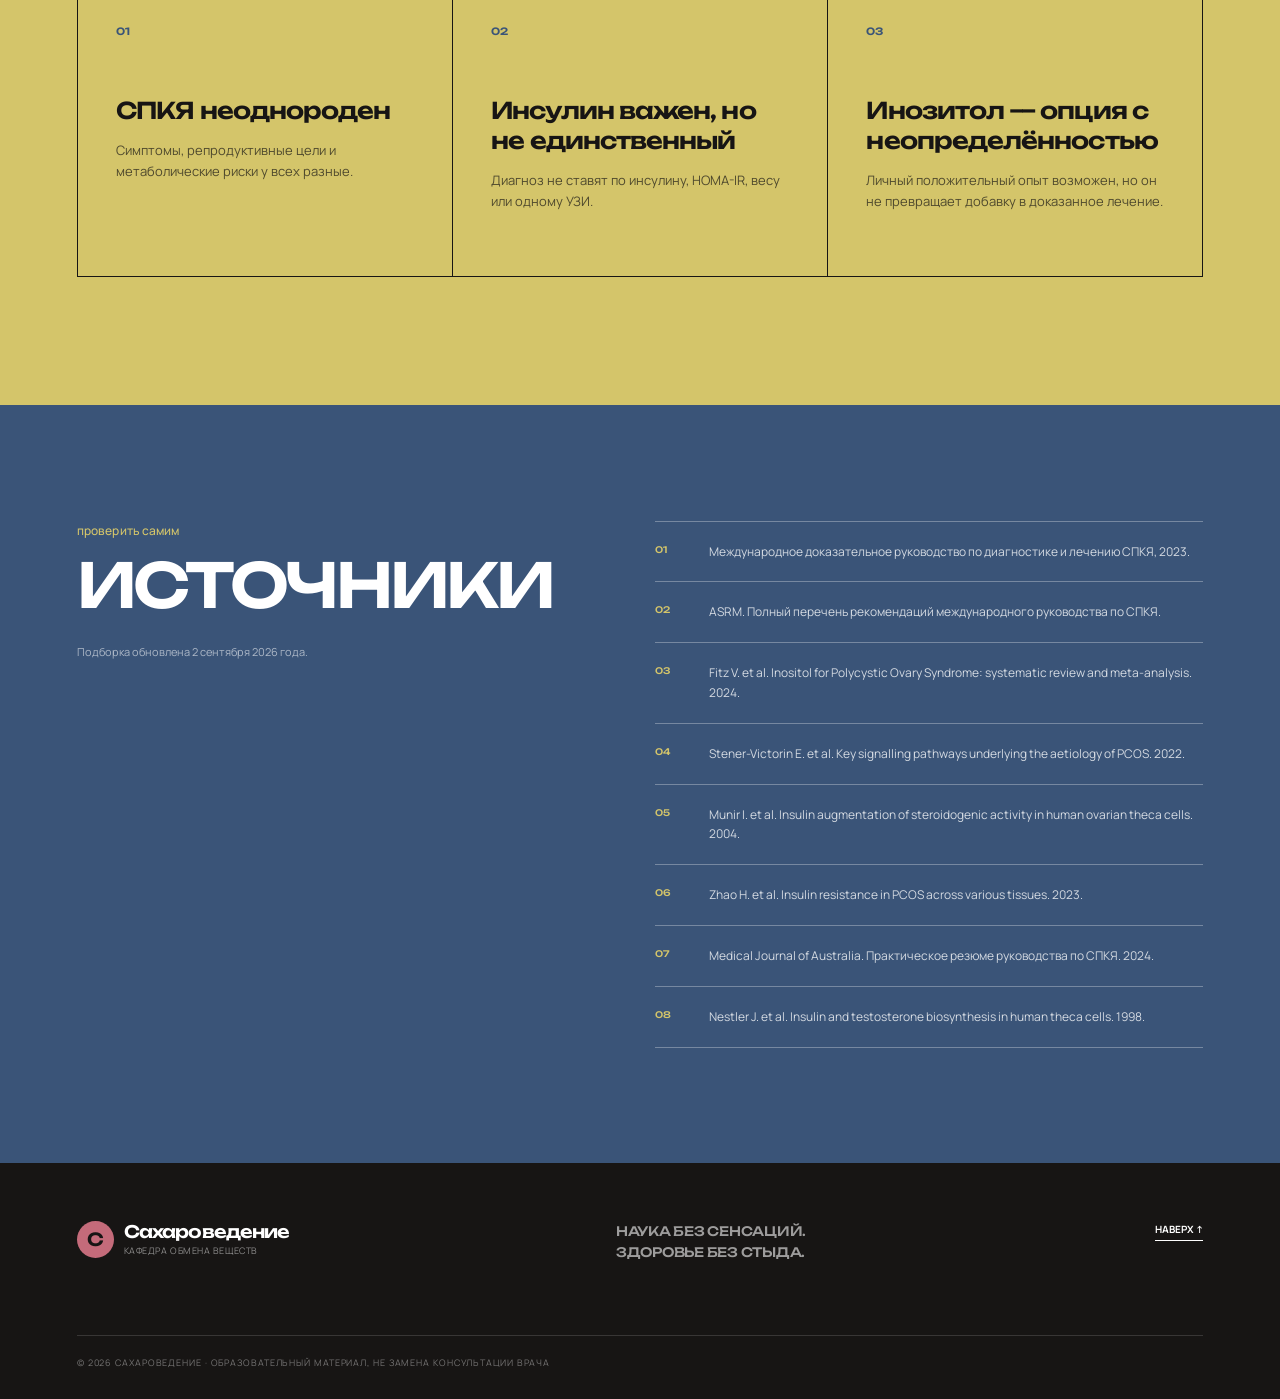
<file: docs/pcos-insulin.html>
<!doctype html>
<html lang="ru">
  <head>
    <meta charset="utf-8" />
    <meta name="viewport" content="width=device-width, initial-scale=1" />
    <meta
      name="description"
      content="СПКЯ, инсулин и обмен веществ без мифов: почему яичники могут сохранять ответ на инсулин, как ставят диагноз и что известно об инозитоле."
    />
    <meta name="theme-color" content="#f4f2ed" />
    <meta property="og:title" content="Сахароведение — СПКЯ: когда яичники слышат инсулин иначе" />
    <meta
      property="og:description"
      content="Разбираем избирательный ответ тканей, диагностику СПКЯ, метаболические риски и реальные данные об инозитоле."
    />
    <meta property="og:type" content="article" />
    <meta property="og:url" content="https://sakharovedenie.ru/pcos-insulin.html" />
    <meta property="og:site_name" content="Сахароведение" />
    <meta property="og:locale" content="ru_RU" />
    <meta
      property="og:image"
      content="https://sakharovedenie.ru/assets/innergy-pcos-hero.webp"
    />
    <meta name="twitter:card" content="summary_large_image" />
    <meta name="twitter:title" content="Сахароведение — СПКЯ: когда яичники слышат инсулин иначе" />
    <meta
      name="twitter:description"
      content="Разбираем избирательный ответ тканей, диагностику СПКЯ, метаболические риски и реальные данные об инозитоле."
    />
    <meta
      name="twitter:image"
      content="https://sakharovedenie.ru/assets/innergy-pcos-hero.webp"
    />
    <link rel="canonical" href="https://sakharovedenie.ru/pcos-insulin.html" />
    <title>Сахароведение — СПКЯ, инсулин и яичники</title>
    <script type="application/ld+json">
      {
        "@context": "https://schema.org",
        "@type": "Article",
        "headline": "Сахароведение — СПКЯ, инсулин и яичники",
        "inLanguage": "ru",
        "dateModified": "2026-09-14",
        "url": "https://sakharovedenie.ru/pcos-insulin.html",
        "image": "https://sakharovedenie.ru/assets/innergy-pcos-hero.webp",
        "isPartOf": { "@type": "WebSite", "name": "Сахароведение", "url": "https://sakharovedenie.ru/" }
      }
    </script>
    <link rel="icon" href="favicon.ico" sizes="any" />
    <link rel="icon" href="assets/favicon.svg" type="image/svg+xml" />
    <link rel="apple-touch-icon" href="apple-touch-icon.png" />
    <link rel="preconnect" href="https://fonts.googleapis.com" />
    <link rel="preconnect" href="https://fonts.gstatic.com" crossorigin />
    <link
      href="https://fonts.googleapis.com/css2?family=Manrope:wght@400;500;600;700&family=Unbounded:wght@500;600;700&display=swap"
      rel="stylesheet"
    />
    <link rel="stylesheet" href="pcos.css?v=20260911b" />
    <link rel="stylesheet" href="header.css?v=20260923d" />
    <script src="script.js" defer></script>
  </head>
  <body>
    <a class="skip-link" href="#content">Перейти к материалу</a>

    <header class="site-header">
      <a class="brand" href="index.html" aria-label="Сахароведение — на главную">
        <span class="brand-mark" aria-hidden="true">С</span>
        <span>
          <strong>Сахароведение</strong>
          <small>кафедра обмена веществ</small>
        </span>
      </a>
      <div class="header-center">
        <a class="calc-jump" href="calculators.html">Калькуляторы</a>
        <nav aria-label="Навигация по странице">
        <a href="#opening">Не одна болезнь на всех</a>
        <a href="#mechanism">Избирательный ответ</a>
        <a href="#diagnosis">Диагностика</a>
        <a href="#metabolic">Метаболический чек-ап</a>
        <a href="#inositol">Инозитол без рекламы</a>
        <a href="#actions">Что действительно помогает</a>
        <a href="#endometrium">Эндометрий</a>
      </nav>
      </div>
      <div class="topic-stack" aria-label="Другие материалы">
        <a class="topic-pill topic-home" href="index.html">
          Инсулинорезистентность
          <span aria-hidden="true">↗</span>
        </a>
        <a class="topic-pill topic-brain" href="brain-insulin-resistance.html">
          Мозг
          <span aria-hidden="true">↗</span>
        </a>
        <a class="topic-pill topic-muscle" href="muscle-glucose.html">
          Мышцы
          <span aria-hidden="true">↗</span>
        </a>
        <a class="topic-pill topic-fat" href="adipose-insulin.html">
          Жир
          <span aria-hidden="true">↗</span>
        </a>
      </div>
    </header>

    <main id="content">
      <section class="hero" aria-labelledby="hero-title">
        <div class="hero-copy reveal">
          <div class="eyebrow">
            <span class="pulse-dot" aria-hidden="true"></span>
            Яичники × Метаболизм · обновлено 02.09.2026
          </div>
          <h1 id="hero-title">
            Ткани не слышат.<br />
            А яичники — <em>слишком громко?</em>
          </h1>
          <p class="hero-lead">
            При СПКЯ слабый ответ мышц и жировой ткани на инсулин может сочетаться с сохранённым
            сигналом в яичниках. Организм повышает инсулин, а тот способен усиливать выработку
            андрогенов. Но СПКЯ сложнее одной гормональной цепочки — и не определяется одним анализом.
          </p>
          <div class="hero-actions">
            <a class="button button-primary" href="#mechanism">
              Разобрать парадокс
              <span aria-hidden="true">↓</span>
            </a>
            <p><strong>8 источников</strong><br />рекомендации и исследования</p>
          </div>
        </div>

        <figure class="hero-image reveal delay-1">
          <img
            src="assets/innergy-pcos-hero.webp"
            alt="Две женщины разного телосложения в светлом современном интерьере"
            width="1536"
            height="1024"
          />
          <figcaption>
            <span>Важно</span>
            <p>
              <strong>СПКЯ бывает при любом размере тела.</strong>
              Избыток веса может усиливать метаболические риски, но не является причиной «по умолчанию».
            </p>
          </figcaption>
        </figure>
      </section>

      <div class="ticker" aria-hidden="true">
        <div>
          <span>СПКЯ — НЕ ПРОСТО «КИСТЫ»</span><i>●</i>
          <span>ИНСУЛИН — ЧАСТЬ СИСТЕМЫ</span><i>●</i>
          <span>ИНОЗИТОЛ — НЕ ДОКАЗАННОЕ ЛЕКАРСТВО ОТ ВСЕГО</span><i>●</i>
          <span>СПКЯ — НЕ ПРОСТО «КИСТЫ»</span><i>●</i>
          <span>ИНСУЛИН — ЧАСТЬ СИСТЕМЫ</span><i>●</i>
          <span>ИНОЗИТОЛ — НЕ ДОКАЗАННОЕ ЛЕКАРСТВО ОТ ВСЕГО</span><i>●</i>
        </div>
      </div>

      <section class="section opening" id="opening" aria-labelledby="opening-title">
        <div class="section-index reveal">01 / НЕ ОДНА БОЛЕЗНЬ НА ВСЕХ</div>
        <div class="split-heading">
          <div class="reveal">
            <p class="kicker">Синдром, а не один симптом</p>
            <h2 id="opening-title">СПКЯ соединяет <em>репродуктивное и метаболическое</em></h2>
          </div>
          <div class="opening-copy reveal delay-1">
            <p>
              Синдром поликистозных яичников встречается примерно у 10–13% женщин репродуктивного
              возраста по Роттердамским критериям. Проявления различаются: нерегулярный цикл,
              избыток андрогенов, трудности с овуляцией, акне, рост волос — или комбинация признаков.
            </p>
            <p>
              Название сбивает с толку: «поликистозная» картина — это множество небольших
              фолликулов, а не обязательно патологические кисты. Одного УЗИ недостаточно для диагноза.
            </p>
          </div>
        </div>

        <div class="myth-grid">
          <article class="myth-card reveal">
            <span>Миф 01</span>
            <h3>«СПКЯ видно по внешности»</h3>
            <p>Нет. Вес, кожа и волосы не заменяют анамнез, анализы и диагностические критерии.</p>
          </article>
          <article class="myth-card myth-card-blue reveal delay-1">
            <span>Миф 02</span>
            <h3>«На УЗИ есть фолликулы — значит СПКЯ»</h3>
            <p>Нет. Морфология яичников — только один из возможных критериев у взрослых.</p>
          </article>
          <article class="myth-card reveal delay-2">
            <span>Миф 03</span>
            <h3>«Нормальный сахар всё исключает»</h3>
            <p>Нет. Компенсаторно высокий инсулин может какое-то время удерживать глюкозу.</p>
          </article>
        </div>
      </section>

      <section class="mechanism" id="mechanism" aria-labelledby="mechanism-title">
        <div class="mechanism-copy reveal">
          <div class="section-index light">02 / ИЗБИРАТЕЛЬНЫЙ ОТВЕТ</div>
          <p class="kicker acid">Не выключатель, а сеть сигналов</p>
          <h2 id="mechanism-title">Одни ткани отвечают тише. Другие — продолжают слушать.</h2>
          <p>
            При системной инсулинорезистентности поджелудочная железа может выделять больше
            инсулина. В мышцах и жировой ткани метаболический ответ ослабевает, но стероидогенный
            ответ яичников способен сохраняться. Вместе с ЛГ инсулин может усиливать синтез
            андрогенов в тека-клетках.
          </p>
        </div>

        <div class="signal-stack reveal delay-1" aria-label="Схема избирательного ответа тканей">
          <article>
            <span class="signal-number">01</span>
            <div>
              <p class="signal-label">Периферические ткани</p>
              <h3>Ответ слабее</h3>
              <p>Для контроля обмена требуется больше инсулина.</p>
            </div>
            <strong>↓</strong>
          </article>
          <article class="signal-accent">
            <span class="signal-number">02</span>
            <div>
              <p class="signal-label">Компенсация</p>
              <h3>Инсулина больше</h3>
              <p>Глюкоза при этом ещё может быть обычной.</p>
            </div>
            <strong>↑</strong>
          </article>
          <article>
            <span class="signal-number">03</span>
            <div>
              <p class="signal-label">Яичники</p>
              <h3>Часть сигнала сохранена</h3>
              <p>Андрогенный ответ может усиливаться.</p>
            </div>
            <strong>→</strong>
          </article>
        </div>

        <aside class="mechanism-caution reveal">
          <strong>Это рабочая модель, а не домашний тест</strong>
          <p>
            Механизмы различаются между тканями и людьми; значительная часть молекулярных данных
            получена на клетках и животных. Нельзя определить «резистентность яичников» по симптомам
            или уровню инсулина отдельно от клинической картины.
          </p>
        </aside>
      </section>

      <section class="ovary-lab section" aria-labelledby="ovary-lab-title">
        <figure class="lab-image reveal">
          <img
            src="assets/innergy-pcos-ovary-lab.webp"
            alt="Концептуальная лабораторная модель яичника, молекулы и ультразвуковой снимок"
            width="1536"
            height="1024"
            loading="lazy"
          />
          <figcaption>Морфология, гормоны и обмен — разные слои одной картины.</figcaption>
        </figure>
        <div class="lab-copy reveal delay-1">
          <p class="kicker">Что именно связывается</p>
          <h2 id="ovary-lab-title">Инсулин и андрогены могут усиливать друг друга</h2>
          <p>
            Гиперинсулинемия способна стимулировать синтез андрогенов в яичниках и уменьшать
            выработку печенью глобулина, связывающего половые гормоны. Больше свободных андрогенов
            может нарушать созревание фолликулов. В обратную сторону избыток андрогенов тоже
            способен ухудшать метаболический ответ тканей.
          </p>
          <blockquote>
            <span>“</span>
            Не «метаболизм против репродукции», а петля обратной связи.
          </blockquote>
        </div>
      </section>

      <section class="section diagnosis" id="diagnosis" aria-labelledby="diagnosis-title">
        <div class="section-index reveal">03 / ДИАГНОСТИКА</div>
        <div class="split-heading">
          <div class="reveal">
            <p class="kicker">Сначала исключить похожее</p>
            <h2 id="diagnosis-title">У взрослых — два из трёх критериев</h2>
          </div>
          <p class="section-lead reveal delay-1">
            Диагноз ставят после исключения других причин: заболеваний щитовидной железы,
            гиперпролактинемии, неклассической врождённой гиперплазии надпочечников и некоторых
            других состояний. Критерии для подростков строже.
          </p>
        </div>

        <div class="criteria-grid">
          <article class="criterion reveal">
            <span>01</span>
            <p class="criterion-label">Овуляция</p>
            <h3>Нерегулярные циклы</h3>
            <p>Олиго- или ановуляция с учётом времени после менархе и других причин.</p>
          </article>
          <article class="criterion criterion-rose reveal delay-1">
            <span>02</span>
            <p class="criterion-label">Андрогены</p>
            <h3>Клинический или лабораторный избыток</h3>
            <p>Например, гирсутизм или подтверждённое повышение андрогенов.</p>
          </article>
          <article class="criterion reveal delay-2">
            <span>03</span>
            <p class="criterion-label">Морфология</p>
            <h3>УЗИ или АМГ у взрослых</h3>
            <p>Используют один из вариантов, когда он действительно нужен для алгоритма.</p>
          </article>
        </div>

        <div class="diagnostic-rules">
          <article class="rule reveal">
            <strong>Если уже есть нерегулярный цикл + гиперандрогения</strong>
            <p>УЗИ и АМГ не нужны только ради подтверждения СПКЯ у взрослой пациентки.</p>
          </article>
          <article class="rule reveal delay-1">
            <strong>У подростков</strong>
            <p>
              Нужны и нарушения овуляции, и гиперандрогения; нерегулярность в первый год после
              менархе считается нормальной. При одном признаке рекомендуют наблюдение и повторную
              оценку не позднее восьми лет после менархе. УЗИ и АМГ для диагностики не используют.
            </p>
          </article>
          <article class="rule reveal delay-2">
            <strong>Анализы инсулина и HOMA-IR</strong>
            <p>
              Клинически доступные способы измерить инсулинорезистентность имеют ограниченную
              практическую ценность и не рекомендуются в рутинной помощи.
            </p>
          </article>
        </div>
      </section>

      <section class="metabolic" id="metabolic" aria-labelledby="metabolic-title">
        <div class="metabolic-heading reveal">
          <div class="section-index light">04 / МЕТАБОЛИЧЕСКИЙ ЧЕК-АП</div>
          <p class="kicker acid">Не зависимо от размера тела</p>
          <h2 id="metabolic-title">Проверяют не «инсулин натощак», а риски для здоровья</h2>
        </div>
        <div class="metabolic-grid">
          <article class="metabolic-card reveal">
            <span>75 г</span>
            <h3>ОГТТ — самый точный тест на нарушения гликемии</h3>
            <p>
              Международное руководство рекомендует оценить гликемический статус при постановке
              диагноза. При СПКЯ ОГТТ точнее, чем только глюкоза натощак или HbA1c.
            </p>
          </article>
          <article class="metabolic-card reveal delay-1">
            <span>1–3</span>
            <h3>года между повторными оценками</h3>
            <p>
              Интервал зависит от индивидуального риска: семейной истории, веса, давления,
              предыдущих результатов и других факторов риска диабета.
            </p>
          </article>
          <article class="metabolic-card reveal delay-2">
            <span>360°</span>
            <h3>Давление, липиды, сон и психическое здоровье</h3>
            <p>
              СПКЯ связан не только с циклом: оценивают сердечно-сосудистые факторы, апноэ сна,
              тревогу, депрессию и качество жизни.
            </p>
          </article>
        </div>
        <aside class="pregnancy-note reveal">
          <div aria-hidden="true">!</div>
          <p>
            <strong>При планировании беременности</strong>
            ОГТТ рекомендуют до зачатия или лечения бесплодия. Если тест не сделан заранее, его
            предлагают на первом визите по беременности и повторяют на сроке 24–28 недель.
          </p>
        </aside>
      </section>

      <section class="inositol section" id="inositol" aria-labelledby="inositol-title">
        <div class="section-index reveal">05 / ИНОЗИТОЛ БЕЗ РЕКЛАМЫ</div>
        <div class="inositol-layout">
          <figure class="inositol-image reveal">
            <img
              src="assets/innergy-inositol-evidence.webp"
              alt="Порошок, капсулы, молекулярная модель и исследовательские графики без брендов"
              width="1536"
              height="1024"
              loading="lazy"
            />
            <figcaption>Правдоподобный механизм ещё не гарантирует заметный клинический эффект.</figcaption>
          </figure>
          <div class="inositol-copy reveal delay-1">
            <p class="kicker">Популярно ≠ убедительно доказано</p>
            <h2 id="inositol-title">Можно рассматривать. Нельзя обещать.</h2>
            <p>
              Инозитолы участвуют во внутриклеточной передаче сигналов, поэтому идея применения
              при СПКЯ биологически правдоподобна. Небольшие исследования находят изменения
              некоторых метаболических и гормональных показателей, но результаты неоднородны.
            </p>
            <div class="evidence-badge">
              <span>Вердикт руководства</span>
              <strong>Ограниченная уверенность</strong>
            </div>
          </div>
        </div>

        <div class="inositol-facts">
          <article class="inositol-fact reveal">
            <span>Что допускается</span>
            <h3>Учесть личные предпочтения</h3>
            <p>
              Инозитол можно обсуждать при СПКЯ: вероятный вред невелик, а отдельные метаболические
              показатели могут улучшаться.
            </p>
          </article>
          <article class="inositol-fact reveal delay-1">
            <span>Что не доказано</span>
            <h3>Надёжный клинический результат</h3>
            <p>
              Польза для овуляции, гирсутизма и веса ограничена. Для лечения бесплодия инозитол
              считается экспериментальным.
            </p>
          </article>
          <article class="inositol-fact reveal delay-2">
            <span>Чего мы не знаем</span>
            <h3>Форму, дозу и сочетание</h3>
            <p>
              Руководство не рекомендует конкретный тип, дозировку или соотношение
              мио- и D-хиро-инозитола из-за недостатка качественных данных.
            </p>
          </article>
        </div>

        <aside class="supplement-caution reveal">
          <strong>Добавка — не замена диагностике и лечению</strong>
          <p>
            Качество и фактическая дозировка БАДов могут различаться. О приёме стоит сообщить врачу,
            особенно при беременности, лечении бесплодия или одновременном приёме лекарств.
          </p>
        </aside>
      </section>

      <section class="actions" id="actions" aria-labelledby="actions-title">
        <div class="actions-copy reveal">
          <div class="section-index light">06 / ЧТО ДЕЙСТВИТЕЛЬНО ПОМОГАЕТ</div>
          <p class="kicker acid">Лечат цель, а не название</p>
          <h2 id="actions-title">Разные задачи — разные инструменты</h2>
          <p>
            Универсальной схемы нет. Выбор зависит от главной цели: регулярности цикла,
            симптомов гиперандрогении, метаболического здоровья, контрацепции или беременности.
          </p>
        </div>
        <div class="goal-list reveal delay-1">
          <article>
            <span>Цикл и андрогены</span>
            <h3>КОК и другие гормональные стратегии</h3>
            <p>Подбираются с учётом противопоказаний, симптомов и репродуктивных планов.</p>
          </article>
          <article>
            <span>Метаболический риск</span>
            <h3>Образ жизни и иногда метформин</h3>
            <p>Метформин имеет более сильную доказательную базу, чем инозитол, но подходит не всем.</p>
          </article>
          <article>
            <span>Овуляция и беременность</span>
            <h3>Отдельный репродуктивный маршрут</h3>
            <p>
              Летрозол — первая фармакологическая линия при ановуляторном бесплодии, связанном
              с СПКЯ, если других факторов бесплодия нет.
            </p>
          </article>
        </div>
      </section>

      <section class="movement section" aria-labelledby="movement-title">
        <figure class="movement-image reveal">
          <img
            src="assets/innergy-pcos-movement.webp"
            alt="Три женщины разного телосложения занимаются силовыми упражнениями"
            width="1536"
            height="1024"
            loading="lazy"
          />
          <figcaption>Движение полезно для обмена даже без изменения цифры на весах.</figcaption>
        </figure>
        <div class="movement-copy reveal delay-1">
          <p class="kicker">Без наказания телом</p>
          <h2 id="movement-title">Поддерживать здоровье можно без «идеального веса»</h2>
          <p>
            Физическая активность и устойчивое питание рекомендуются всем при СПКЯ для общего и
            метаболического здоровья. Ни одна конкретная диета или вид тренировки не доказали
            превосходства для всех.
          </p>
          <ul>
            <li>Выбирать движение, которое реально повторять.</li>
            <li>Не сводить успех только к снижению веса.</li>
            <li>Учитывать сон, стресс, пищевое поведение и качество жизни.</li>
            <li>Ставить достижимые цели вместе со специалистом, без стигмы.</li>
          </ul>
        </div>
      </section>

      <section class="endometrium" id="endometrium" aria-labelledby="endometrium-title">
        <div class="endometrium-title reveal">
          <div class="section-index light">07 / ЭНДОМЕТРИЙ</div>
          <p class="kicker acid">Редкие кровотечения — не мелочь</p>
          <h2 id="endometrium-title">Риск выше. Абсолютная вероятность остаётся низкой.</h2>
        </div>
        <div class="endometrium-grid">
          <article class="reveal">
            <span>Почему</span>
            <h3>При длительной ановуляции эндометрий дольше остаётся без действия прогестерона</h3>
            <p>
              Продолжительное действие эстрогенов без циклического прогестерона повышает риск
              гиперплазии. Дополнительные факторы — более высокий вес, диабет 2 типа и стойкое
              утолщение эндометрия.
            </p>
          </article>
          <article class="reveal delay-1">
            <span>Что делают</span>
            <h3>Регулируют цикл и защищают эндометрий</h3>
            <p>
              Профилактическую стратегию — гормональную контрацепцию или регулярный прогестоген —
              подбирают индивидуально.
            </p>
          </article>
          <article class="reveal delay-2">
            <span>Чего не делают</span>
            <h3>Не проводят скрининг всем подряд</h3>
            <p>
              Рутинное УЗИ или биопсия без показаний не рекомендуются. Необычное кровотечение
              требует обращения к врачу.
            </p>
          </article>
        </div>
      </section>

      <section class="summary" aria-labelledby="summary-title">
        <div class="summary-heading reveal">
          <p class="kicker acid">Коротко</p>
          <h2 id="summary-title">Не «починить яичники». А увидеть всю систему.</h2>
        </div>
        <div class="summary-list">
          <article class="reveal">
            <span>01</span>
            <h3>СПКЯ неоднороден</h3>
            <p>Симптомы, репродуктивные цели и метаболические риски у всех разные.</p>
          </article>
          <article class="reveal delay-1">
            <span>02</span>
            <h3>Инсулин важен, но не единственный</h3>
            <p>Диагноз не ставят по инсулину, HOMA-IR, весу или одному УЗИ.</p>
          </article>
          <article class="reveal delay-2">
            <span>03</span>
            <h3>Инозитол — опция с неопределённостью</h3>
            <p>Личный положительный опыт возможен, но он не превращает добавку в доказанное лечение.</p>
          </article>
        </div>
      </section>

      <section class="sources" id="sources" aria-labelledby="sources-title">
        <div class="sources-heading">
          <p class="sources-kicker">проверить самим</p>
          <h2 id="sources-title">Источники</h2>
          <p>Подборка обновлена 2 сентября 2026 года.</p>
        </div>
        <ol>
          <li>
            <a href="https://pmc.ncbi.nlm.nih.gov/articles/PMC10505534/" target="_blank" rel="noopener noreferrer">
              Международное доказательное руководство по диагностике и лечению СПКЯ, 2023.
            </a>
          </li>
          <li>
            <a href="https://integration.asrm.org/practice-guidance/practice-committee-documents/recommendations-from-the-2023-international-evidence-based-guideline-for-the-assessment-and-management-of-polycystic-ovary-syndrome/" target="_blank" rel="noopener noreferrer">
              ASRM. Полный перечень рекомендаций международного руководства по СПКЯ.
            </a>
          </li>
          <li>
            <a href="https://pmc.ncbi.nlm.nih.gov/articles/PMC11099481/" target="_blank" rel="noopener noreferrer">
              Fitz V. et al. Inositol for Polycystic Ovary Syndrome: systematic review and meta-analysis. 2024.
            </a>
          </li>
          <li>
            <a href="https://doi.org/10.1530/JOE-22-0059" target="_blank" rel="noopener noreferrer">
              Stener-Victorin E. et al. Key signalling pathways underlying the aetiology of PCOS. 2022.
            </a>
          </li>
          <li>
            <a href="https://doi.org/10.1210/en.2003-0329" target="_blank" rel="noopener noreferrer">
              Munir I. et al. Insulin augmentation of steroidogenic activity in human ovarian theca cells. 2004.
            </a>
          </li>
          <li>
            <a href="https://doi.org/10.1186/s13048-022-01091-0" target="_blank" rel="noopener noreferrer">
              Zhao H. et al. Insulin resistance in PCOS across various tissues. 2023.
            </a>
          </li>
          <li>
            <a href="https://www.mja.com.au/journal/2024/221/7/summary-2023-international-evidence-based-guideline-assessment-and-management" target="_blank" rel="noopener noreferrer">
              Medical Journal of Australia. Практическое резюме руководства по СПКЯ. 2024.
            </a>
          </li>
          <li>
            <a href="https://doi.org/10.1210/jcem.83.6.4886" target="_blank" rel="noopener noreferrer">
              Nestler J. et al. Insulin and testosterone biosynthesis in human theca cells. 1998.
            </a>
          </li>
        </ol>
      </section>
    </main>

    <footer>
      <a class="brand brand-footer" href="index.html" aria-label="Сахароведение — на главную">
        <span class="brand-mark" aria-hidden="true">С</span>
        <span><strong>Сахароведение</strong><small>кафедра обмена веществ</small></span>
      </a>
      <p>Наука без сенсаций.<br />Здоровье без стыда.</p>
      <a class="back-to-top" href="#">Наверх ↑</a>
      <small>
        © <span id="year">2026</span> Сахароведение · Образовательный материал, не замена консультации врача
      </small>
    </footer>
  </body>
</html>
</file>
<file: docs/home.css>
:root {
  --paper: #f4f2ed;
  --paper-deep: #e6e3dc;
  --ink: #141412;
  --muted: #66645d;
  --blue: #3a5478;
  --blue-dark: #2c425f;
  --acid: #d4c56a;
  --white: #fbfaf6;
  --line: rgba(20, 20, 18, 0.18);
  --display: "Unbounded", "Arial Black", sans-serif;
  --body: "Manrope", Arial, sans-serif;
}

* {
  box-sizing: border-box;
}

html {
  scroll-behavior: smooth;
}

body {
  margin: 0;
  overflow-x: hidden;
  background: var(--paper);
  color: var(--ink);
  font-family: var(--body);
  font-size: 16px;
  line-height: 1.6;
  -webkit-font-smoothing: antialiased;
}

body::before {
  position: fixed;
  z-index: 30;
  inset: 0;
  pointer-events: none;
  content: "";
  opacity: 0.18;
  background-image: url("data:image/svg+xml,%3Csvg viewBox='0 0 200 200' xmlns='http://www.w3.org/2000/svg'%3E%3Cfilter id='n'%3E%3CfeTurbulence type='fractalNoise' baseFrequency='.85' numOctaves='3' stitchTiles='stitch'/%3E%3C/filter%3E%3Crect width='100%25' height='100%25' filter='url(%23n)' opacity='.08'/%3E%3C/svg%3E");
}

a {
  color: inherit;
  text-decoration: none;
}

img {
  display: block;
  max-width: 100%;
}

h1,
h2,
h3,
p,
figure {
  margin-top: 0;
}

h1,
h2,
h3 {
  text-wrap: balance;
}

.skip-link {
  position: fixed;
  z-index: 100;
  top: 12px;
  left: 12px;
  padding: 10px 16px;
  background: var(--ink);
  color: var(--white);
  transform: translateY(-180%);
  transition: transform 180ms ease;
}

.skip-link:focus {
  transform: translateY(0);
}

:focus-visible {
  outline: 3px solid var(--acid);
  outline-offset: 4px;
}

.site-header {
  position: relative;
  z-index: 10;
  display: grid;
  grid-template-columns: auto 1fr auto;
  align-items: center;
  min-height: 92px;
  padding: 16px clamp(20px, 4vw, 64px);
  border-bottom: 1px solid var(--line);
  background: color-mix(in srgb, var(--paper) 92%, transparent);
}

.site-header:has(.topic-stack) {
  min-height: 124px;
}

.brand {
  display: inline-flex;
  align-items: center;
  gap: 10px;
  width: fit-content;
  line-height: 1;
}

.brand-mark {
  display: grid;
  width: 37px;
  height: 37px;
  place-items: center;
  border-radius: 50%;
  background: var(--blue);
  color: var(--acid);
  font: 600 18px/1 var(--display);
}

.brand strong,
.brand small {
  display: block;
}

.brand strong {
  font: 600 clamp(14px, 1.35vw, 20px)/1.05 var(--display);
  letter-spacing: -0.05em;
}

.brand small {
  margin-top: 5px;
  color: var(--muted);
  font-size: 9px;
  letter-spacing: 0.06em;
  text-transform: uppercase;
}

nav {
  display: flex;
  gap: clamp(18px, 2.5vw, 42px);
  font-size: 10px;
  font-weight: 700;
  letter-spacing: 0.06em;
  text-transform: uppercase;
}

nav a {
  position: relative;
}

nav a::after {
  position: absolute;
  right: 0;
  bottom: -7px;
  left: 0;
  height: 2px;
  background: var(--blue);
  content: "";
  transform: scaleX(0);
  transform-origin: right;
  transition: transform 200ms ease;
}

nav a:hover::after,
nav a:focus-visible::after {
  transform: scaleX(1);
  transform-origin: left;
}

.topic-stack {
  display: grid;
  grid-template-columns: minmax(7.2rem, auto) minmax(7.2rem, auto);
  gap: 8px;
  justify-self: end;
  align-items: start;
}

.topic-pill,
.brain-link {
  display: inline-flex;
  align-items: center;
  gap: 8px;
  padding: 8px 8px 8px 13px;
  border: 1px solid var(--ink);
  border-radius: 99px;
  font-size: 10px;
  font-weight: 700;
  letter-spacing: 0.08em;
  text-transform: uppercase;
  white-space: nowrap;
}

.topic-pill span,
.brain-link span {
  display: grid;
  width: 24px;
  height: 24px;
  place-items: center;
  border-radius: 50%;
  background: var(--acid);
  font-size: 13px;
}

.topic-brain {
  grid-column: 1;
  grid-row: 1;
}

.topic-muscle {
  grid-column: 2;
  grid-row: 1;
}

.topic-pcos {
  grid-column: 1;
  grid-row: 2;
}

.topic-fat {
  grid-column: 2;
  grid-row: 2;
}

.home-hero {
  display: grid;
  grid-template-columns: minmax(0, 1.16fr) minmax(0, 0.84fr);
  min-height: calc(100svh - 92px);
  overflow: hidden;
}

.hero-copy {
  display: flex;
  flex-direction: column;
  justify-content: center;
  min-width: 0;
  padding: clamp(60px, 7vw, 112px) clamp(20px, 4vw, 64px) clamp(60px, 7vw, 112px) clamp(24px, 5.5vw, 90px);
}

.eyebrow {
  display: flex;
  align-items: center;
  gap: 10px;
  margin-bottom: clamp(38px, 6vh, 68px);
  font-size: 10px;
  font-weight: 700;
  letter-spacing: 0.14em;
  text-transform: uppercase;
}

.pulse-dot {
  position: relative;
  width: 9px;
  height: 9px;
  border-radius: 50%;
  background: var(--blue);
}

.pulse-dot::after {
  position: absolute;
  inset: -5px;
  border: 1px solid var(--blue);
  border-radius: 50%;
  content: "";
  animation: pulse 2s infinite;
}

@keyframes pulse {
  0%,
  100% {
    opacity: 0.1;
    transform: scale(0.75);
  }
  50% {
    opacity: 1;
    transform: scale(1);
  }
}

h1,
h2 {
  font-family: var(--display);
  letter-spacing: -0.055em;
  text-transform: uppercase;
}

h1 {
  max-width: 980px;
  margin-bottom: 38px;
  font-size: clamp(50px, 6.25vw, 104px);
  font-weight: 600;
  line-height: 0.97;
}

.hero-copy h1 {
  max-width: 100%;
  font-size: clamp(44px, 5.1vw, 84px);
  letter-spacing: -0.04em;
}

h1 em,
h2 em {
  color: var(--blue);
  font-style: normal;
}

.hero-lead {
  max-width: 760px;
  margin-bottom: 38px;
  color: #37362f;
  font-size: clamp(16px, 1.3vw, 20px);
  line-height: 1.65;
}

.hero-actions {
  display: flex;
  align-items: center;
  gap: 24px;
}

.hero-actions > p {
  margin: 0;
  color: var(--muted);
  font-size: 10px;
  line-height: 1.5;
  text-transform: uppercase;
}

.hero-actions strong {
  color: var(--ink);
}

.button {
  display: inline-flex;
  align-items: center;
  justify-content: center;
  gap: 26px;
  min-height: 58px;
  padding: 0 22px 0 26px;
  border-radius: 2px;
  font-size: 11px;
  font-weight: 700;
  letter-spacing: 0.05em;
  text-transform: uppercase;
  transition: background 180ms ease, color 180ms ease, transform 180ms ease;
}

.button span {
  font-size: 20px;
}

.button-primary {
  background: var(--blue);
  color: var(--white);
}

.button-primary:hover,
.button-primary:focus-visible {
  background: var(--blue-dark);
  transform: translateY(-2px);
}

.button-light {
  margin-top: 20px;
  background: var(--acid);
  color: var(--ink);
}

.button-light:hover,
.button-light:focus-visible {
  background: var(--white);
  transform: translateY(-2px);
}

.hero-image {
  position: relative;
  min-height: 650px;
  margin: 0;
  overflow: hidden;
  background: #dfdbd0;
}

.hero-image > img {
  width: 100%;
  height: 100%;
  object-fit: cover;
  object-position: 61% center;
}

.hero-image::after {
  position: absolute;
  inset: 0;
  border-left: 1px solid var(--line);
  content: "";
  pointer-events: none;
}

.hero-image figcaption {
  position: absolute;
  right: clamp(18px, 3vw, 44px);
  bottom: clamp(18px, 3vw, 44px);
  display: grid;
  grid-template-columns: auto 1fr;
  gap: 14px;
  width: min(390px, calc(100% - 36px));
  padding: 18px;
  background: rgba(255, 254, 249, 0.94);
  backdrop-filter: blur(9px);
}

.hero-image figcaption > span {
  align-self: start;
  padding: 6px 8px;
  background: var(--acid);
  font-size: 8px;
  font-weight: 700;
  letter-spacing: 0.08em;
  text-transform: uppercase;
}

.hero-image figcaption p {
  margin: 0;
  color: var(--muted);
  font-size: 11px;
  line-height: 1.5;
}

.hero-image figcaption strong {
  display: block;
  color: var(--ink);
}

.ticker {
  overflow: hidden;
  border-top: 1px solid var(--ink);
  border-bottom: 1px solid var(--ink);
  background: var(--acid);
  font: 700 12px/1 var(--display);
  letter-spacing: 0.08em;
  text-transform: uppercase;
  white-space: nowrap;
}

.calc-invite {
  display: grid;
  gap: 12px;
  justify-items: start;
  padding: clamp(36px, 5vw, 56px) clamp(24px, 6vw, 94px);
  border-bottom: 1px solid var(--ink);
  background: var(--paper-deep);
}

.calc-invite h2 {
  max-width: 18ch;
}

.calc-invite p {
  max-width: 640px;
  margin-bottom: 8px;
  color: var(--muted);
}

.ticker div {
  display: flex;
  width: max-content;
  align-items: center;
  animation: ticker 34s linear infinite;
}

.ticker span {
  padding: 14px 28px;
  font: 600 10px/1 var(--display);
  letter-spacing: 0.06em;
}

.ticker i {
  color: var(--blue);
  font-size: 9px;
}

@keyframes ticker {
  to {
    transform: translateX(-50%);
  }
}

.section {
  padding: clamp(80px, 11vw, 170px) clamp(24px, 6vw, 94px);
}

.section-index {
  margin-bottom: 50px;
  font-size: 9px;
  font-weight: 700;
  letter-spacing: 0.15em;
  text-transform: uppercase;
}

.section-index::before {
  display: inline-block;
  width: 32px;
  height: 1px;
  margin-right: 12px;
  background: currentColor;
  vertical-align: middle;
  content: "";
}

.section-index.light {
  color: var(--white);
}

.kicker {
  margin-bottom: 20px;
  color: var(--blue);
  font-size: 10px;
  font-weight: 700;
  letter-spacing: 0.15em;
  text-transform: uppercase;
}

.kicker.acid {
  color: var(--acid);
}

h2 {
  margin-bottom: 0;
  max-width: 100%;
  font-size: clamp(30px, 4vw, 54px);
  font-weight: 600;
  line-height: 1.08;
  overflow-wrap: anywhere;
}

.split-heading {
  display: grid;
  grid-template-columns: minmax(0, 1.08fr) minmax(0, 0.92fr);
  gap: clamp(28px, 4.5vw, 64px);
  align-items: start;
}

.split-heading > * {
  min-width: 0;
}

.term-note {
  margin-top: 18px;
  color: var(--muted);
  font-size: 13px;
  line-height: 1.6;
}

.intro-copy {
  max-width: 650px;
  padding-bottom: 6px;
  color: var(--muted);
  font-size: clamp(16px, 1.25vw, 19px);
}

.intro-copy p:last-child {
  margin-bottom: 0;
}

.intro-copy strong {
  color: var(--ink);
}

.signal-flow {
  display: grid;
  grid-template-columns: repeat(3, 1fr);
  margin-top: clamp(65px, 8vw, 110px);
  border: solid var(--ink);
  border-width: 1px 0 1px 1px;
}

.flow-card {
  min-height: 380px;
  padding: clamp(28px, 3vw, 46px);
  border-right: 1px solid var(--ink);
}

.flow-card > span {
  display: grid;
  width: 43px;
  height: 43px;
  margin-bottom: 72px;
  place-items: center;
  border: 1px solid currentColor;
  border-radius: 50%;
  font: 500 10px/1 var(--display);
}

.flow-card-blue {
  background: var(--blue);
  color: var(--white);
}

.flow-tag {
  margin-bottom: 9px;
  font-size: 9px;
  font-weight: 700;
  letter-spacing: 0.13em;
  text-transform: uppercase;
}

.flow-card h3 {
  margin-bottom: 14px;
  font: 600 clamp(22px, 2vw, 29px)/1.25 var(--display);
  letter-spacing: -0.04em;
}

.flow-card > p:last-of-type {
  min-height: 68px;
  color: var(--muted);
  font-size: 13px;
}

.flow-card-blue > p:last-of-type {
  color: rgba(255, 255, 255, 0.7);
}

.flow-meter {
  height: 4px;
  margin-top: 28px;
  background: rgba(20, 20, 18, 0.15);
}

.flow-meter i {
  display: block;
  width: var(--level);
  height: 100%;
  background: var(--blue);
}

.flow-card-blue .flow-meter {
  background: rgba(255, 255, 255, 0.22);
}

.flow-card-blue .flow-meter i {
  background: var(--acid);
}

.risk-section {
  display: grid;
  grid-template-columns: minmax(280px, 0.78fr) minmax(550px, 1.22fr);
  gap: 7vw;
  min-height: 940px;
  padding: clamp(80px, 10vw, 150px) clamp(24px, 6vw, 94px);
  background: var(--ink);
  color: var(--white);
}

.risk-copy {
  align-self: center;
}

.risk-copy h2 {
  margin-bottom: 36px;
  font-size: clamp(44px, 4.7vw, 74px);
}

.risk-copy > p:last-child {
  max-width: 580px;
  color: rgba(255, 255, 255, 0.63);
  font-size: 16px;
}

.risk-map {
  position: relative;
  align-self: center;
  width: min(100%, 760px);
  aspect-ratio: 1;
  justify-self: center;
  border: 1px solid rgba(255, 255, 255, 0.13);
  border-radius: 50%;
}

.risk-map::before,
.risk-map::after {
  position: absolute;
  inset: 17%;
  border: 1px solid rgba(255, 255, 255, 0.13);
  border-radius: 50%;
  content: "";
}

.risk-map::after {
  inset: 34%;
}

.risk-core {
  position: absolute;
  z-index: 2;
  top: 50%;
  left: 50%;
  display: grid;
  width: 150px;
  aspect-ratio: 1;
  place-items: center;
  border-radius: 50%;
  background: var(--acid);
  color: var(--ink);
  text-align: center;
  transform: translate(-50%, -50%);
}

.risk-core span {
  align-self: end;
  font: 600 43px/1 var(--display);
  letter-spacing: -0.06em;
}

.risk-core small {
  align-self: start;
  font-size: 9px;
  font-weight: 700;
  line-height: 1.25;
  text-transform: uppercase;
}

.risk-node {
  position: absolute;
  z-index: 3;
  width: min(220px, 30%);
  padding: 15px;
  border-top: 1px solid rgba(255, 255, 255, 0.35);
  background: var(--ink);
}

.risk-node > span {
  color: var(--acid);
  font: 500 9px/1 var(--display);
}

.risk-node h3 {
  margin: 9px 0 5px;
  font: 600 clamp(15px, 1.5vw, 21px)/1.2 var(--display);
  letter-spacing: -0.04em;
}

.risk-node p {
  margin: 0;
  color: rgba(255, 255, 255, 0.55);
  font-size: 10px;
  line-height: 1.4;
}

.risk-node p a {
  color: var(--acid);
  font-weight: 700;
}

.node-1 {
  top: 3%;
  left: 35%;
}

.node-2 {
  top: 23%;
  right: -1%;
}

.node-3 {
  right: 4%;
  bottom: 16%;
}

.node-4 {
  bottom: 3%;
  left: 28%;
}

.node-5 {
  bottom: 21%;
  left: -1%;
}

.node-6 {
  top: 20%;
  left: 1%;
}

.evidence {
  background: var(--white);
}

.evidence-lead {
  display: grid;
  grid-template-columns: 1.05fr 0.95fr;
  gap: 7vw;
  align-items: center;
}

.lab-image {
  position: relative;
  margin: 0;
}

.lab-image::before {
  position: absolute;
  z-index: 1;
  top: -16px;
  left: -16px;
  width: 44px;
  height: 44px;
  border-top: 2px solid var(--blue);
  border-left: 2px solid var(--blue);
  content: "";
}

.lab-image img {
  width: 100%;
  aspect-ratio: 3 / 2;
  object-fit: cover;
  filter: saturate(0.88) contrast(1.03);
}

.lab-image figcaption,
.action-image figcaption,
.cgm-image figcaption {
  padding: 11px 0;
  border-bottom: 1px solid var(--line);
  color: var(--muted);
  font-size: 10px;
}

.evidence-grid {
  display: grid;
  grid-template-columns: repeat(2, 1fr);
  margin-top: clamp(70px, 9vw, 130px);
  border: solid var(--ink);
  border-width: 1px 0 0 1px;
}

.evidence-card {
  min-height: 525px;
  padding: clamp(30px, 4vw, 58px);
  border-right: 1px solid var(--ink);
  border-bottom: 1px solid var(--ink);
}

.evidence-card-main {
  background: var(--ink);
  color: var(--white);
}

.evidence-card-acid {
  background: var(--acid);
}

.card-meta {
  margin-bottom: 65px;
  color: var(--blue);
  font-size: 9px;
  font-weight: 700;
  letter-spacing: 0.12em;
  text-transform: uppercase;
}

.evidence-card-main .card-meta {
  color: var(--acid);
}

.data-number {
  display: block;
  margin-bottom: 4px;
  font: 600 clamp(55px, 7vw, 104px)/0.9 var(--display);
  letter-spacing: -0.08em;
}

.data-unit {
  display: block;
  margin-bottom: 48px;
  color: var(--muted);
  font-size: 9px;
  font-weight: 700;
  letter-spacing: 0.11em;
  text-transform: uppercase;
}

.evidence-card-main .data-unit {
  color: rgba(255, 255, 255, 0.5);
}

.evidence-card h3 {
  margin-bottom: 16px;
  font: 600 clamp(20px, 2vw, 29px)/1.3 var(--display);
  letter-spacing: -0.04em;
}

.evidence-card > p:not(.card-meta) {
  max-width: 650px;
  color: var(--muted);
  font-size: 13px;
}

.evidence-card-main > p:not(.card-meta) {
  color: rgba(255, 255, 255, 0.63);
}

.evidence-card > a {
  display: inline-block;
  margin-top: 15px;
  padding-bottom: 4px;
  border-bottom: 1px solid currentColor;
  font-size: 9px;
  font-weight: 700;
  letter-spacing: 0.08em;
  text-transform: uppercase;
}

.data-footnote {
  max-width: 1050px;
  margin: 28px 0 0 auto;
  color: var(--muted);
  font-size: 10px;
}

.brain-teaser {
  display: grid;
  grid-template-columns: minmax(350px, 0.9fr) minmax(0, 1.1fr);
  min-height: 780px;
  background: var(--blue);
  color: var(--white);
}

.brain-visual {
  position: relative;
  display: grid;
  min-height: 650px;
  overflow: hidden;
  place-items: center;
  border-right: 1px solid rgba(255, 255, 255, 0.28);
}

.brain-visual::before {
  position: absolute;
  width: 52%;
  aspect-ratio: 1;
  border-radius: 47% 53% 52% 48% / 43% 46% 54% 57%;
  background: var(--acid);
  content: "";
  transform: rotate(-12deg);
}

.brain-orbit {
  position: absolute;
  z-index: 2;
  border: 1px solid rgba(20, 20, 18, 0.35);
  border-radius: 50%;
}

.orbit-1 {
  width: 62%;
  aspect-ratio: 1.4;
  transform: rotate(24deg);
}

.orbit-2 {
  width: 68%;
  aspect-ratio: 1.7;
  transform: rotate(-31deg);
}

.orbit-3 {
  width: 35%;
  aspect-ratio: 0.55;
  transform: rotate(15deg);
}

.brain-visual strong {
  position: relative;
  z-index: 3;
  color: var(--ink);
  font: 600 clamp(22px, 3vw, 45px)/1.2 var(--display);
  letter-spacing: -0.06em;
  text-align: center;
}

.brain-copy {
  align-self: center;
  max-width: 950px;
  padding: clamp(70px, 9vw, 145px);
}

.brain-copy h2 {
  margin-bottom: 36px;
  font-size: clamp(40px, 4.5vw, 70px);
}

.brain-copy > p:not(.kicker) {
  max-width: 760px;
  color: rgba(255, 255, 255, 0.72);
  font-size: 17px;
}

.section-lead {
  max-width: 680px;
  margin-bottom: 4px;
  color: var(--muted);
  font-size: clamp(16px, 1.25vw, 19px);
}

.test-grid {
  display: grid;
  grid-template-columns: repeat(3, 1fr);
  margin-top: clamp(65px, 8vw, 110px);
  border: solid var(--ink);
  border-width: 1px 0 1px 1px;
}

.test-card {
  min-height: 400px;
  padding: clamp(28px, 3vw, 44px);
  border-right: 1px solid var(--ink);
}

.test-card-blue {
  background: var(--blue);
  color: var(--white);
}

.test-number {
  display: block;
  margin-bottom: 66px;
  font: 500 10px/1 var(--display);
}

.test-label {
  margin-bottom: 10px;
  font-size: 9px;
  font-weight: 700;
  letter-spacing: 0.13em;
  text-transform: uppercase;
}

.test-card > strong {
  display: block;
  font: 600 clamp(40px, 4.3vw, 67px)/1 var(--display);
  letter-spacing: -0.07em;
}

.test-card > small {
  display: block;
  margin: 10px 0 32px;
  color: var(--muted);
  font-size: 9px;
  font-weight: 700;
  letter-spacing: 0.08em;
  text-transform: uppercase;
}

.test-card > p:last-child {
  margin: 0;
  color: var(--muted);
  font-size: 13px;
}

.test-card-blue > small,
.test-card-blue > p:last-child {
  color: rgba(255, 255, 255, 0.92);
}

.diagnostic-notes {
  display: grid;
  grid-template-columns: 1fr 1fr;
  gap: 16px;
  margin-top: 16px;
}

.diagnostic-note {
  display: grid;
  grid-template-columns: 100px 1fr;
  gap: 30px;
  min-height: 230px;
  padding: 34px;
  border: 1px solid var(--ink);
}

.diagnostic-note > span {
  color: var(--blue);
  font: 600 12px/1.4 var(--display);
  text-transform: uppercase;
}

.diagnostic-note h3 {
  margin-bottom: 13px;
  font: 600 clamp(17px, 1.5vw, 22px)/1.3 var(--display);
  letter-spacing: -0.04em;
}

.diagnostic-note p {
  margin: 0;
  color: var(--muted);
  font-size: 13px;
}

.medical-alert {
  display: flex;
  gap: 22px;
  align-items: center;
  margin-top: 16px;
  padding: 27px 32px;
  background: var(--acid);
}

.medical-alert > div {
  display: grid;
  flex: 0 0 42px;
  height: 42px;
  place-items: center;
  border: 1px solid var(--ink);
  border-radius: 50%;
  font: 600 17px/1 var(--display);
}

.medical-alert p {
  margin: 0;
  font-size: 12px;
}

.medical-alert strong {
  display: block;
  margin-bottom: 3px;
  font-family: var(--display);
}

.cgm-section {
  display: grid;
  grid-template-columns: minmax(340px, 0.85fr) minmax(0, 1.15fr);
  gap: clamp(55px, 9vw, 145px);
  padding: clamp(80px, 11vw, 165px) clamp(24px, 8vw, 130px);
  background: var(--paper-deep);
}

.cgm-image {
  align-self: center;
  margin: 0;
}

.cgm-image img {
  width: 100%;
  aspect-ratio: 3 / 4;
  object-fit: cover;
  object-position: 55% center;
}

.cgm-copy {
  align-self: center;
}

.cgm-copy h2 {
  margin-bottom: 35px;
  font-size: clamp(43px, 4.8vw, 76px);
}

.cgm-copy > p:not(.kicker, .cgm-caution) {
  max-width: 760px;
  color: var(--muted);
  font-size: 17px;
}

.cgm-facts {
  display: grid;
  grid-template-columns: 1fr 1fr;
  max-width: 800px;
  margin: 42px 0 30px;
  border: solid var(--ink);
  border-width: 1px 0 1px 1px;
}

.cgm-facts > div {
  padding: 25px;
  border-right: 1px solid var(--ink);
}

.cgm-facts strong {
  display: block;
  margin-bottom: 10px;
  color: var(--blue);
  font: 600 13px/1.3 var(--display);
  text-transform: uppercase;
}

.cgm-facts p {
  margin: 0;
  color: var(--muted);
  font-size: 12px;
}

.cgm-caution {
  max-width: 800px;
  padding: 23px;
  border-left: 3px solid var(--blue);
  background: rgba(255, 255, 255, 0.45);
  color: var(--muted);
  font-size: 12px;
}

.cgm-links {
  display: flex;
  flex-wrap: wrap;
  gap: 12px 28px;
  margin-top: 30px;
}

.cgm-links a {
  padding-bottom: 3px;
  border-bottom: 1px solid currentColor;
  font-size: 9px;
  font-weight: 700;
  letter-spacing: 0.08em;
  text-transform: uppercase;
}

.actions-heading {
  max-width: 1250px;
}

.action-feature {
  display: grid;
  grid-template-columns: 1.05fr 0.95fr;
  margin-top: clamp(70px, 9vw, 130px);
  border-top: 1px solid var(--ink);
  border-bottom: 1px solid var(--ink);
}

.action-feature.food {
  grid-template-columns: 0.9fr 1.1fr;
  margin-top: 28px;
}

.action-image {
  margin: 0;
}

.action-image img {
  width: 100%;
  height: 100%;
  min-height: 600px;
  object-fit: cover;
}

.movement .action-image img {
  object-position: center;
}

.action-copy {
  align-self: center;
  padding: clamp(48px, 7vw, 108px);
}

.movement .action-copy {
  border-left: 1px solid var(--ink);
}

.food .action-copy {
  border-right: 1px solid var(--ink);
}

.action-index {
  display: grid;
  width: 44px;
  height: 44px;
  margin-bottom: 56px;
  place-items: center;
  border: 1px solid var(--ink);
  border-radius: 50%;
  font: 500 10px/1 var(--display);
}

.action-copy h3 {
  margin-bottom: 24px;
  font: 600 clamp(30px, 3.5vw, 53px)/1.12 var(--display);
  letter-spacing: -0.05em;
}

.action-copy > p:not(.kicker) {
  max-width: 650px;
  color: var(--muted);
  font-size: 15px;
}

.action-copy > p a {
  color: var(--blue);
  font-weight: 700;
}

.action-copy ul {
  max-width: 660px;
  margin: 30px 0 0;
  padding: 0;
  list-style: none;
}

.action-copy li {
  position: relative;
  padding: 14px 0 14px 24px;
  border-top: 1px solid var(--line);
  color: var(--muted);
  font-size: 12px;
}

.action-copy li::before {
  position: absolute;
  top: 20px;
  left: 2px;
  width: 7px;
  height: 7px;
  border-radius: 50%;
  background: var(--blue);
  content: "";
}

.study-chip {
  max-width: 650px;
  margin-top: 36px;
  padding: 25px;
  background: var(--acid);
}

.study-chip strong {
  display: block;
  margin-bottom: 8px;
  font: 600 clamp(26px, 3vw, 42px)/1 var(--display);
  letter-spacing: -0.06em;
}

.study-chip p {
  margin: 0;
  font-size: 11px;
}

.strategy-grid {
  display: grid;
  grid-template-columns: repeat(3, 1fr);
  margin-top: 28px;
  border: solid var(--ink);
  border-width: 1px 0 1px 1px;
}

.strategy {
  min-height: 375px;
  padding: clamp(28px, 3vw, 44px);
  border-right: 1px solid var(--ink);
}

.strategy-blue {
  background: var(--blue);
  color: var(--white);
}

.strategy > span {
  display: block;
  margin-bottom: 90px;
  color: var(--blue);
  font: 600 11px/1 var(--display);
}

.strategy-blue > span {
  color: var(--acid);
}

.strategy h3 {
  margin-bottom: 16px;
  font: 600 clamp(19px, 2vw, 27px)/1.28 var(--display);
  letter-spacing: -0.04em;
}

.strategy p {
  margin: 0;
  color: var(--muted);
  font-size: 13px;
}

.strategy-blue p {
  color: rgba(255, 255, 255, 0.68);
}

.diet-caution {
  display: grid;
  grid-template-columns: 0.7fr 1.3fr;
  gap: 45px;
  margin-top: 16px;
  padding: 29px 34px;
  border: 1px solid var(--ink);
}

.diet-caution strong {
  font: 600 13px/1.5 var(--display);
}

.diet-caution p {
  margin: 0;
  color: var(--muted);
  font-size: 12px;
}

.summary {
  padding: clamp(85px, 11vw, 165px) clamp(24px, 6vw, 94px);
  background: var(--ink);
  color: var(--white);
}

.summary-title {
  max-width: 1260px;
}

.summary-title h2 {
  font-size: clamp(39px, 4.8vw, 76px);
}

.summary-list {
  display: grid;
  grid-template-columns: repeat(3, 1fr);
  margin-top: 75px;
  border: solid rgba(255, 255, 255, 0.28);
  border-width: 1px 0 1px 1px;
}

.summary-list article {
  min-height: 280px;
  padding: clamp(27px, 3vw, 43px);
  border-right: 1px solid rgba(255, 255, 255, 0.28);
}

.summary-list span {
  display: block;
  margin-bottom: 70px;
  color: var(--acid);
  font: 500 10px/1 var(--display);
}

.summary-list h3 {
  margin-bottom: 13px;
  font: 600 clamp(20px, 2vw, 27px)/1.25 var(--display);
  letter-spacing: -0.04em;
}

.summary-list p {
  margin: 0;
  color: rgba(255, 255, 255, 0.57);
  font-size: 12px;
}

.sources {
  display: grid;
  grid-template-columns: 0.65fr 1.35fr;
  gap: 8vw;
  padding: clamp(80px, 10vw, 145px) clamp(24px, 6vw, 94px);
  background: var(--blue);
  color: var(--white);
}

.sources-heading h2 {
  font-size: clamp(42px, 4.8vw, 76px);
  overflow-wrap: normal;
  word-break: keep-all;
}

.sources-heading > p:last-child {
  margin-top: 20px;
  color: rgba(255, 255, 255, 0.6);
  font-size: 11px;
}

.sources ol {
  margin: 0;
  padding: 0;
  list-style: none;
  counter-reset: sources;
}

.sources li {
  counter-increment: sources;
}

.sources a {
  display: grid;
  grid-template-columns: 38px 1fr;
  gap: 14px;
  padding: 21px 0;
  border-top: 1px solid rgba(255, 255, 255, 0.28);
  color: rgba(255, 255, 255, 0.78);
  font-size: 12px;
  transition: color 180ms ease, padding-left 180ms ease;
}

.sources li:last-child a {
  border-bottom: 1px solid rgba(255, 255, 255, 0.28);
}

.sources a::before {
  color: var(--acid);
  content: "0" counter(sources);
  font: 500 9px/1.8 var(--display);
}

.sources a:hover,
.sources a:focus-visible {
  padding-left: 8px;
  color: var(--white);
}

footer {
  display: grid;
  grid-template-columns: 1fr 1fr auto;
  gap: 30px;
  align-items: start;
  padding: 60px clamp(24px, 6vw, 94px) 28px;
  background: var(--ink);
  color: var(--white);
}

.brand-footer .brand-mark {
  background: var(--acid);
  color: var(--ink);
}

.brand-footer small {
  color: rgba(255, 255, 255, 0.5);
}

footer > p {
  margin: 0;
  color: rgba(255, 255, 255, 0.6);
  font: 500 13px/1.6 var(--display);
  letter-spacing: -0.02em;
  text-transform: uppercase;
}

.back-to-top {
  padding-bottom: 3px;
  border-bottom: 1px solid var(--white);
  font-size: 10px;
  font-weight: 700;
  text-transform: uppercase;
}

footer > small {
  grid-column: 1 / -1;
  margin-top: 46px;
  padding-top: 20px;
  border-top: 1px solid rgba(255, 255, 255, 0.14);
  color: rgba(255, 255, 255, 0.4);
  font-size: 9px;
  letter-spacing: 0.1em;
  text-transform: uppercase;
}

.reveal {
  opacity: 0;
  transform: translateY(24px);
  transition: opacity 700ms ease, transform 700ms cubic-bezier(0.22, 1, 0.36, 1);
}

.reveal.is-visible {
  opacity: 1;
  transform: translateY(0);
}

.delay-1 {
  transition-delay: 120ms;
}

.delay-2 {
  transition-delay: 240ms;
}

@media (max-width: 1120px) {
  .site-header {
    grid-template-columns: minmax(0, 1fr) auto;
  }

  .site-header nav {
    display: none;
  }

  .home-hero {
    grid-template-columns: 1fr;
  }

  .hero-copy {
    min-height: 730px;
  }

  .hero-image {
    min-height: min(75vw, 780px);
  }

  .split-heading,
  .evidence-lead {
    grid-template-columns: 1fr;
  }

  .intro-copy,
  .section-lead {
    margin-top: 28px;
  }

  .risk-section {
    grid-template-columns: 1fr;
  }

  .risk-copy {
    max-width: 900px;
  }

  .risk-map {
    width: min(82vw, 760px);
  }

  .brain-teaser {
    grid-template-columns: 0.8fr 1.2fr;
  }

  .diagnostic-note {
    grid-template-columns: 1fr;
  }

  .action-feature,
  .action-feature.food {
    grid-template-columns: 1fr;
  }

  .food .action-copy {
    order: 2;
  }

  .movement .action-copy,
  .food .action-copy {
    border: 0;
    border-top: 1px solid var(--ink);
  }

  .action-image img {
    min-height: min(70vw, 720px);
  }
}

@media (max-width: 780px) {
  .site-header {
    min-height: auto;
  }

  .site-header:has(.topic-stack) {
    min-height: auto;
  }

  .brand small {
    display: none;
  }

  .topic-stack {
    gap: 6px;
  }

  .topic-pill,
  .brain-link {
    border: 0;
    padding: 0;
  }

  .hero-copy {
    min-height: 0;
    padding-top: 56px;
    padding-bottom: 64px;
  }

  .eyebrow {
    margin-bottom: 38px;
    font-size: 8px;
  }

  h1 {
    font-size: clamp(45px, 13vw, 67px);
  }

  .hero-actions {
    align-items: flex-start;
    flex-direction: column;
  }

  .hero-image {
    min-height: 500px;
  }

  .hero-image > img {
    object-position: 65% center;
  }

  .section-index {
    margin-bottom: 34px;
  }

  h2 {
    font-size: clamp(37px, 10vw, 54px);
  }

  .signal-flow,
  .test-grid,
  .strategy-grid {
    grid-template-columns: 1fr;
    border-width: 1px 1px 0;
  }

  .flow-card,
  .test-card,
  .strategy {
    min-height: 330px;
    border-right: 0;
    border-bottom: 1px solid var(--ink);
  }

  .flow-card > span,
  .test-number {
    margin-bottom: 46px;
  }

  .risk-section {
    min-height: 0;
  }

  .risk-map {
    display: grid;
    width: 100%;
    aspect-ratio: auto;
    grid-template-columns: 1fr 1fr;
    gap: 1px;
    border: 1px solid rgba(255, 255, 255, 0.3);
    border-radius: 0;
    background: rgba(255, 255, 255, 0.3);
  }

  .risk-map::before,
  .risk-map::after {
    display: none;
  }

  .risk-core {
    position: static;
    width: 100%;
    aspect-ratio: 1.4;
    border-radius: 0;
    transform: none;
  }

  .risk-node {
    position: static;
    width: 100%;
    min-height: 150px;
    border: 0;
  }

  .risk-node h3 {
    font-size: 16px;
  }

  .evidence-grid {
    grid-template-columns: 1fr;
    border-width: 1px 1px 0;
  }

  .evidence-card {
    min-height: 480px;
    border-right: 0;
  }

  .brain-teaser {
    grid-template-columns: 1fr;
  }

  .brain-visual {
    min-height: 500px;
    border-right: 0;
    border-bottom: 1px solid rgba(255, 255, 255, 0.28);
  }

  .brain-copy {
    padding: 68px 24px;
  }

  .diagnostic-notes {
    grid-template-columns: 1fr;
  }

  .diagnostic-note {
    min-height: 0;
  }

  .medical-alert {
    align-items: flex-start;
  }

  .cgm-section {
    grid-template-columns: 1fr;
  }

  .cgm-image {
    max-width: 520px;
  }

  .cgm-image img {
    aspect-ratio: 4 / 3;
  }

  .cgm-facts {
    grid-template-columns: 1fr;
    border-width: 1px 1px 0;
  }

  .cgm-facts > div {
    border-right: 0;
    border-bottom: 1px solid var(--ink);
  }

  .action-image img {
    min-height: 430px;
  }

  .action-copy {
    padding: 52px 24px;
  }

  .strategy > span {
    margin-bottom: 55px;
  }

  .diet-caution {
    grid-template-columns: 1fr;
    gap: 15px;
  }

  .summary-list {
    grid-template-columns: 1fr;
    border-width: 1px 1px 0;
  }

  .summary-list article {
    min-height: 240px;
    border-right: 0;
    border-bottom: 1px solid rgba(255, 255, 255, 0.28);
  }

  .summary-list span {
    margin-bottom: 48px;
  }

  .sources {
    grid-template-columns: 1fr;
  }

  footer {
    grid-template-columns: 1fr auto;
  }

  footer > p {
    display: none;
  }
}

@media (max-width: 480px) {
  .button {
    width: 100%;
  }

  .hero-actions > p {
    padding-left: 2px;
  }

  .risk-map {
    grid-template-columns: 1fr;
  }

  .risk-core {
    aspect-ratio: 2;
  }

  .risk-node {
    min-height: 130px;
  }

  .data-number {
    font-size: 60px;
  }

  .cgm-links {
    align-items: flex-start;
    flex-direction: column;
  }

  .action-copy h3 {
    font-size: 31px;
  }
}

@media (prefers-reduced-motion: reduce) {
  html {
    scroll-behavior: auto;
  }

  *,
  *::before,
  *::after {
    animation-duration: 0.01ms !important;
    animation-iteration-count: 1 !important;
    transition-duration: 0.01ms !important;
  }

  .reveal {
    opacity: 1;
    transform: none;
  }
}
</file>
<file: docs/header.css>
.site-header {
  position: relative;
  z-index: 10;
  display: grid;
  grid-template-columns: minmax(0, 1fr) auto minmax(0, 1fr);
  align-items: center;
  column-gap: clamp(12px, 1.8vw, 28px);
  min-height: 124px;
  padding: 16px clamp(20px, 4vw, 64px);
  border-bottom: 1px solid var(--line);
  background: color-mix(in srgb, var(--paper) 92%, transparent);
  overflow: visible;
}

.site-header .brand {
  justify-self: start;
  min-width: 0;
}

.site-header .header-center {
  display: flex;
  flex-direction: column;
  align-items: center;
  gap: 10px;
  justify-self: center;
}

.site-header .calc-jump {
  display: inline-flex;
  align-items: center;
  padding: 6px 14px;
  border: 1px solid var(--ink);
  border-radius: 99px;
  font-size: 10px;
  font-weight: 700;
  letter-spacing: 0.08em;
  text-transform: uppercase;
  background: var(--paper);
}

.site-header .calc-jump[aria-current="page"] {
  background: var(--acid);
  border-color: var(--acid);
}

.site-header nav {
  display: flex;
  flex-wrap: wrap;
  justify-content: center;
  gap: 8px clamp(12px, 1.6vw, 28px);
  max-width: min(42rem, 52vw);
  font-size: 10px;
  font-weight: 700;
  letter-spacing: 0.06em;
  text-transform: uppercase;
}

.site-header nav a {
  position: relative;
  white-space: nowrap;
}

.site-header nav a::after {
  position: absolute;
  right: 0;
  bottom: -7px;
  left: 0;
  height: 2px;
  background: var(--blue);
  content: "";
  transform: scaleX(0);
  transform-origin: right;
  transition: transform 200ms ease;
}

.site-header nav a:hover::after,
.site-header nav a:focus-visible::after {
  transform: scaleX(1);
  transform-origin: left;
}

.site-header .topic-stack {
  display: grid;
  grid-template-columns: minmax(6.8rem, auto) minmax(6.8rem, auto);
  gap: 8px;
  justify-self: end;
  align-items: start;
}

.site-header .topic-pill,
.site-header .topic-link,
.site-header .brain-link,
.site-header .issue-pill {
  display: inline-flex;
  align-items: center;
  gap: 8px;
  padding: 8px 8px 8px 13px;
  border: 1px solid var(--ink);
  border-radius: 99px;
  font-size: 10px;
  font-weight: 700;
  letter-spacing: 0.08em;
  text-transform: uppercase;
  white-space: nowrap;
  grid-column: auto;
  grid-row: auto;
}

.site-header .topic-pill span,
.site-header .topic-link span,
.site-header .brain-link span,
.site-header .issue-pill span {
  display: grid;
  width: 24px;
  height: 24px;
  place-items: center;
  border-radius: 50%;
  background: var(--acid);
  color: var(--ink);
  font-size: 13px;
}

.site-header .topic-home {
  white-space: normal;
  max-width: 10.2rem;
  line-height: 1.15;
  letter-spacing: 0.04em;
  font-size: 8px;
  text-wrap: balance;
}

.sources-kicker {
  margin: 0 0 12px;
  color: var(--acid);
  font-size: 12px;
  font-weight: 500;
  letter-spacing: 0.01em;
  text-transform: none;
}

.sources h2 {
  font-size: clamp(42px, 4.8vw, 76px);
  overflow-wrap: normal;
  word-break: keep-all;
}

@media (max-width: 1180px) {
  .site-header {
    grid-template-columns: minmax(0, 1fr) auto;
    min-height: 108px;
  }

  .site-header nav {
    display: none;
  }

  .site-header .header-center {
    justify-self: end;
    grid-column: 2;
    grid-row: 1;
  }

  .site-header .topic-stack {
    grid-column: 1 / -1;
  }
}

@media (max-width: 780px) {
  .site-header {
    grid-template-columns: 1fr;
    min-height: auto;
    row-gap: 10px;
    padding-bottom: 14px;
  }

  .site-header .brand small {
    display: none;
  }

  .site-header .topic-stack {
    justify-self: start;
    gap: 6px;
  }

  .site-header .topic-pill,
  .site-header .topic-link,
  .site-header .brain-link,
  .site-header .issue-pill {
    border: 0;
    padding: 0;
  }
}
</file>
<file: docs/adipose.css>
:root {
  --paper: #f4f2ed;
  --paper-deep: #e6e3dc;
  --white: #fbfaf6;
  --ink: #171514;
  --muted: #6d6861;
  --blue: #3a5478;
  --blue-dark: #2c425f;
  --rose: #c46b7a;
  --rose-soft: #ead4d8;
  --plum: #5a4a86;
  --acid: #d4c56a;
  --line: rgba(23, 21, 20, 0.18);
  --display: "Unbounded", "Arial Black", sans-serif;
  --body: "Manrope", Arial, sans-serif;
}

* {
  box-sizing: border-box;
}

html {
  scroll-behavior: smooth;
}

body {
  margin: 0;
  overflow-x: hidden;
  background: var(--paper);
  color: var(--ink);
  font-family: var(--body);
  font-size: 16px;
  line-height: 1.65;
  -webkit-font-smoothing: antialiased;
}

body::before {
  position: fixed;
  z-index: 20;
  inset: 0;
  pointer-events: none;
  content: "";
  opacity: 0.16;
  background-image: url("data:image/svg+xml,%3Csvg viewBox='0 0 200 200' xmlns='http://www.w3.org/2000/svg'%3E%3Cfilter id='n'%3E%3CfeTurbulence type='fractalNoise' baseFrequency='.86' numOctaves='3' stitchTiles='stitch'/%3E%3C/filter%3E%3Crect width='100%25' height='100%25' filter='url(%23n)' opacity='.08'/%3E%3C/svg%3E");
}

a {
  color: inherit;
  text-decoration: none;
}

img {
  display: block;
  max-width: 100%;
}

h1,
h2,
h3,
p,
figure,
blockquote {
  margin-top: 0;
}

h1,
h2 {
  font-family: var(--display);
  font-weight: 600;
  letter-spacing: -0.055em;
  text-transform: uppercase;
}

h2 {
  margin-bottom: 0;
  max-width: 100%;
  font-size: clamp(30px, 4vw, 54px);
  line-height: 1.08;
  overflow-wrap: anywhere;
}

h2 em {
  color: var(--blue);
  font-style: normal;
}

.skip-link {
  position: fixed;
  z-index: 100;
  top: 12px;
  left: 12px;
  padding: 10px 16px;
  background: var(--ink);
  color: var(--white);
  transform: translateY(-180%);
  transition: transform 180ms ease;
}

.skip-link:focus {
  transform: translateY(0);
}

:focus-visible {
  outline: 3px solid var(--acid);
  outline-offset: 4px;
}

.site-header {
  position: relative;
  z-index: 10;
  display: grid;
  grid-template-columns: auto 1fr auto;
  align-items: center;
  min-height: 92px;
  padding: 16px clamp(20px, 4vw, 64px);
  border-bottom: 1px solid var(--line);
  background: color-mix(in srgb, var(--paper) 94%, transparent);
}

.brand {
  display: inline-flex;
  align-items: center;
  gap: 10px;
  width: fit-content;
  line-height: 1;
}

.brand-mark {
  display: grid;
  width: 37px;
  height: 37px;
  place-items: center;
  border-radius: 50%;
  background: var(--blue);
  color: var(--acid);
  font: 600 18px/1 var(--display);
}

.brand strong,
.brand small {
  display: block;
}

.brand strong {
  font: 600 clamp(14px, 1.35vw, 20px)/1.05 var(--display);
  letter-spacing: -0.05em;
}

.brand small {
  margin-top: 5px;
  color: var(--muted);
  font-size: 9px;
  letter-spacing: 0.06em;
  text-transform: uppercase;
}

nav {
  display: flex;
  gap: clamp(18px, 2.5vw, 42px);
  font-size: 10px;
  font-weight: 700;
  letter-spacing: 0.06em;
  text-transform: uppercase;
}

nav a {
  position: relative;
}

nav a::after {
  position: absolute;
  right: 0;
  bottom: -7px;
  left: 0;
  height: 2px;
  background: var(--rose);
  content: "";
  transform: scaleX(0);
  transform-origin: right;
  transition: transform 200ms ease;
}

nav a:hover::after,
nav a:focus-visible::after {
  transform: scaleX(1);
  transform-origin: left;
}

.site-header:has(.topic-stack) {
  min-height: 124px;
}

.topic-stack {
  display: grid;
  grid-template-columns: minmax(7.2rem, auto) minmax(7.2rem, auto);
  gap: 8px;
  justify-self: end;
  align-items: start;
}

.topic-pill,
.topic-link {
  display: inline-flex;
  align-items: center;
  gap: 8px;
  justify-self: end;
  padding: 8px 8px 8px 13px;
  border: 1px solid var(--ink);
  border-radius: 99px;
  font-size: 10px;
  font-weight: 700;
  letter-spacing: 0.08em;
  text-transform: uppercase;
  white-space: nowrap;
}

.topic-pill span,
.topic-link span {
  display: grid;
  width: 24px;
  height: 24px;
  place-items: center;
  border-radius: 50%;
  background: var(--acid);
  color: var(--ink);
  font-size: 13px;
}

.topic-brain {
  grid-column: 1;
  grid-row: 1;
}

.topic-muscle {
  grid-column: 2;
  grid-row: 1;
}

.topic-pcos {
  grid-column: 1;
  grid-row: 2;
}

.hero {
  display: grid;
  grid-template-columns: minmax(0, 1fr) minmax(0, 0.9fr);
  min-height: calc(100svh - 92px);
}

.hero-copy {
  display: flex;
  flex-direction: column;
  justify-content: center;
  padding: clamp(62px, 7vw, 110px) clamp(24px, 5.5vw, 86px);
}

.eyebrow {
  display: flex;
  align-items: center;
  gap: 10px;
  margin-bottom: clamp(34px, 5vh, 62px);
  font-size: 9px;
  font-weight: 700;
  letter-spacing: 0.14em;
  text-transform: uppercase;
}

.pulse-dot {
  position: relative;
  width: 9px;
  height: 9px;
  border-radius: 50%;
  background: var(--rose);
}

.pulse-dot::after {
  position: absolute;
  inset: -5px;
  border: 1px solid var(--rose);
  border-radius: 50%;
  content: "";
  animation: pulse 2s infinite;
}

@keyframes pulse {
  0%,
  100% {
    opacity: 0.15;
    transform: scale(0.75);
  }
  50% {
    opacity: 1;
    transform: scale(1);
  }
}

h1 {
  max-width: 980px;
  margin-bottom: 34px;
  font-size: clamp(52px, 6vw, 102px);
  line-height: 0.94;
}

h1 em {
  color: var(--blue);
  font-style: normal;
}

.hero-lead {
  max-width: 760px;
  margin-bottom: 40px;
  color: #403c37;
  font-size: clamp(16px, 1.2vw, 19px);
  line-height: 1.75;
}

.hero-actions {
  display: flex;
  align-items: center;
  gap: 26px;
}

.hero-actions p {
  margin: 0;
  color: var(--muted);
  font-size: 10px;
  line-height: 1.45;
  text-transform: uppercase;
}

.hero-actions strong {
  color: var(--ink);
}

.button {
  display: inline-flex;
  min-height: 58px;
  align-items: center;
  justify-content: center;
  gap: 26px;
  padding: 0 22px 0 26px;
  border-radius: 2px;
  font-size: 11px;
  font-weight: 700;
  letter-spacing: 0.05em;
  text-transform: uppercase;
  transition: background 180ms ease, transform 180ms ease;
}

.button span {
  font-size: 19px;
}

.button-primary {
  background: var(--blue);
  color: white;
}

.button-primary:hover,
.button-primary:focus-visible {
  background: var(--blue-dark);
  transform: translateY(-2px);
}

.hero-image {
  position: relative;
  min-height: 620px;
  margin: 0;
  overflow: hidden;
  background: var(--paper-deep);
}

.hero-image > img {
  width: 100%;
  height: 100%;
  object-fit: cover;
  object-position: 58% center;
}

.hero-image figcaption {
  position: absolute;
  right: clamp(18px, 3vw, 44px);
  bottom: clamp(18px, 3vw, 44px);
  display: flex;
  gap: 15px;
  width: min(390px, calc(100% - 36px));
  padding: 20px;
  background: rgba(255, 253, 248, 0.94);
  backdrop-filter: blur(10px);
}

.hero-image figcaption span {
  align-self: start;
  padding: 5px 7px;
  background: var(--rose);
  font-size: 8px;
  font-weight: 700;
  letter-spacing: 0.1em;
  text-transform: uppercase;
}

.hero-image figcaption p {
  margin: 0;
  color: var(--muted);
  font-size: 11px;
  line-height: 1.55;
}

.hero-image figcaption strong {
  display: block;
  margin-bottom: 3px;
  color: var(--ink);
}

.ticker {
  overflow: hidden;
  border-top: 1px solid var(--ink);
  border-bottom: 1px solid var(--ink);
  background: var(--rose);
  white-space: nowrap;
}

.ticker div {
  display: flex;
  width: max-content;
  align-items: center;
  animation: ticker 34s linear infinite;
}

.ticker span {
  padding: 14px 28px;
  font: 600 11px/1 var(--display);
  letter-spacing: 0.05em;
}

.ticker i {
  color: var(--blue);
  font-size: 9px;
}

@keyframes ticker {
  to {
    transform: translateX(-50%);
  }
}

.section {
  padding: clamp(80px, 10vw, 158px) clamp(24px, 6vw, 94px);
}

.section-index {
  margin-bottom: 46px;
  font-size: 9px;
  font-weight: 700;
  letter-spacing: 0.15em;
  text-transform: uppercase;
}

.section-index::before {
  display: inline-block;
  width: 32px;
  height: 1px;
  margin-right: 12px;
  background: currentColor;
  vertical-align: middle;
  content: "";
}

.section-index.light {
  color: var(--white);
}

.kicker {
  margin-bottom: 20px;
  color: var(--rose);
  font-size: 10px;
  font-weight: 700;
  letter-spacing: 0.14em;
  text-transform: uppercase;
}

.kicker.acid {
  color: var(--acid);
}

.split-heading {
  display: grid;
  grid-template-columns: minmax(0, 1.08fr) minmax(0, 0.92fr);
  gap: clamp(28px, 4.5vw, 64px);
  align-items: start;
}

.split-heading > * {
  min-width: 0;
}

.opening-copy,
.section-lead {
  color: var(--muted);
  font-size: clamp(16px, 1.2vw, 19px);
  line-height: 1.75;
}

.opening-copy p:last-child,
.section-lead {
  margin-bottom: 3px;
}

.myth-grid {
  display: grid;
  grid-template-columns: repeat(3, 1fr);
  margin-top: clamp(60px, 8vw, 110px);
  border: solid var(--ink);
  border-width: 1px 0 1px 1px;
}

.myth-grid.four {
  grid-template-columns: repeat(2, 1fr);
}

.myth-card {
  min-height: 320px;
  padding: clamp(27px, 3vw, 44px);
  border-right: 1px solid var(--ink);
}

.myth-card > span {
  display: block;
  margin-bottom: 72px;
  color: var(--rose);
  font: 600 9px/1 var(--display);
  text-transform: uppercase;
}

.myth-card h3 {
  margin-bottom: 16px;
  font: 600 clamp(19px, 1.7vw, 25px)/1.3 var(--display);
  letter-spacing: -0.04em;
}

.myth-card p {
  margin: 0;
  color: var(--muted);
  font-size: 13px;
}

.myth-card-blue {
  background: var(--blue);
  color: white;
}

.myth-card-blue > span {
  color: var(--acid);
}

.myth-card-blue p {
  color: rgba(255, 255, 255, 0.72);
}

.mechanism {
  display: grid;
  grid-template-columns: minmax(0, 0.9fr) minmax(0, 1.1fr);
  gap: clamp(54px, 8vw, 130px);
  padding: clamp(80px, 10vw, 155px) clamp(24px, 6vw, 94px);
  background: var(--ink);
  color: var(--white);
}

.mechanism-copy h2 {
  margin-bottom: 34px;
  font-size: clamp(42px, 4.7vw, 72px);
}

.mechanism-copy > p:last-child {
  color: rgba(255, 255, 255, 0.67);
  font-size: 16px;
}

.signal-stack {
  align-self: end;
}

.signal-stack article {
  display: grid;
  grid-template-columns: 46px 1fr 42px;
  gap: 24px;
  align-items: center;
  padding: 27px 0;
  border-top: 1px solid rgba(255, 255, 255, 0.25);
}

.signal-stack article:last-child {
  border-bottom: 1px solid rgba(255, 255, 255, 0.25);
}

.signal-stack .signal-accent {
  margin: 0 -22px;
  padding-right: 22px;
  padding-left: 22px;
  border: 0;
  background: var(--rose);
  color: var(--ink);
}

.signal-number {
  display: grid;
  width: 38px;
  height: 38px;
  place-items: center;
  border: 1px solid currentColor;
  border-radius: 50%;
  font: 500 9px/1 var(--display);
}

.signal-label {
  margin-bottom: 4px;
  color: var(--acid);
  font-size: 8px;
  font-weight: 700;
  letter-spacing: 0.12em;
  text-transform: uppercase;
}

.signal-accent .signal-label {
  color: var(--ink);
}

.signal-stack h3 {
  margin-bottom: 4px;
  font: 600 19px/1.25 var(--display);
  letter-spacing: -0.04em;
}

.signal-stack article p:last-child {
  margin: 0;
  color: rgba(255, 255, 255, 0.58);
  font-size: 11px;
}

.signal-stack .signal-accent p:last-child {
  color: rgba(23, 21, 20, 0.7);
}

.signal-stack article > strong {
  justify-self: end;
  font: 500 24px/1 var(--display);
}

.mechanism-caution {
  grid-column: 1 / -1;
  display: grid;
  grid-template-columns: minmax(220px, 0.35fr) 1fr;
  gap: 34px;
  margin-top: 18px;
  padding: 27px 0 0;
  border-top: 1px solid rgba(255, 255, 255, 0.25);
}

.mechanism-caution strong {
  color: var(--acid);
  font: 500 14px/1.5 var(--display);
  text-transform: uppercase;
}

.mechanism-caution p {
  max-width: 850px;
  margin: 0;
  color: rgba(255, 255, 255, 0.58);
  font-size: 12px;
}

.ovary-lab {
  display: grid;
  grid-template-columns: minmax(320px, 0.92fr) minmax(0, 1.08fr);
  gap: clamp(55px, 9vw, 145px);
  align-items: center;
  background: var(--white);
}

.lab-image {
  margin: 0;
}

.lab-image img {
  width: 100%;
  aspect-ratio: 4 / 3;
  object-fit: cover;
}

.lab-image figcaption,
.inositol-image figcaption,
.movement-image figcaption {
  padding: 12px 0;
  border-bottom: 1px solid var(--line);
  color: var(--muted);
  font-size: 10px;
}

.lab-copy h2 {
  margin-bottom: 32px;
  font-size: clamp(38px, 4.2vw, 65px);
}

.lab-copy > p:not(.kicker) {
  max-width: 710px;
  color: var(--muted);
  font-size: 16px;
}

blockquote {
  position: relative;
  margin: 42px 0 0;
  padding: 25px 0 25px 54px;
  border-top: 1px solid var(--ink);
  border-bottom: 1px solid var(--ink);
  font: 500 clamp(18px, 2vw, 28px)/1.45 var(--display);
  letter-spacing: -0.04em;
}

blockquote span {
  position: absolute;
  top: 17px;
  left: 3px;
  color: var(--rose);
  font-size: 60px;
  line-height: 1;
}

.diagnosis {
  background: var(--paper);
}

.criteria-grid {
  display: grid;
  grid-template-columns: repeat(3, 1fr);
  margin-top: clamp(60px, 8vw, 105px);
  border: solid var(--ink);
  border-width: 1px 0 1px 1px;
}

.criterion {
  min-height: 345px;
  padding: clamp(28px, 3vw, 45px);
  border-right: 1px solid var(--ink);
  background: var(--paper);
}

.criterion > span {
  display: grid;
  width: 42px;
  height: 42px;
  margin-bottom: 66px;
  place-items: center;
  border: 1px solid var(--ink);
  border-radius: 50%;
  font: 500 10px/1 var(--display);
}

.criterion-label {
  margin-bottom: 10px;
  color: var(--blue);
  font-size: 9px;
  font-weight: 700;
  letter-spacing: 0.13em;
  text-transform: uppercase;
}

.criterion h3 {
  margin-bottom: 14px;
  font: 600 clamp(18px, 1.8vw, 25px)/1.3 var(--display);
  letter-spacing: -0.04em;
}

.criterion p:last-child {
  margin: 0;
  color: var(--muted);
  font-size: 13px;
}

.criterion-rose {
  background: var(--rose);
}

.criterion-rose .criterion-label {
  color: var(--ink);
}

.criterion-rose p:last-child {
  color: rgba(23, 21, 20, 0.7);
}

.diagnostic-rules {
  margin-top: 54px;
  border-top: 1px solid var(--ink);
}

.rule {
  display: grid;
  grid-template-columns: minmax(240px, 0.55fr) 1fr;
  gap: 6vw;
  padding: 27px 0;
  border-bottom: 1px solid var(--line);
}

.rule strong {
  font: 500 14px/1.5 var(--display);
  letter-spacing: -0.03em;
}

.rule p {
  max-width: 820px;
  margin: 0;
  color: var(--muted);
  font-size: 13px;
}

.metabolic {
  padding: clamp(80px, 10vw, 155px) clamp(24px, 6vw, 94px);
  background: var(--blue);
  color: white;
}

.metabolic-heading {
  max-width: 1140px;
}

.metabolic-heading h2 {
  max-width: 1100px;
}

.metabolic-grid {
  display: grid;
  grid-template-columns: repeat(3, 1fr);
  margin-top: clamp(60px, 8vw, 105px);
  border: solid rgba(255, 255, 255, 0.55);
  border-width: 1px 0 1px 1px;
}

.metabolic-card {
  min-height: 350px;
  padding: clamp(28px, 3vw, 44px);
  border-right: 1px solid rgba(255, 255, 255, 0.55);
}

.metabolic-card > span {
  display: block;
  margin-bottom: 70px;
  color: var(--acid);
  font: 600 clamp(38px, 4vw, 62px)/1 var(--display);
  letter-spacing: -0.06em;
}

.metabolic-card h3 {
  margin-bottom: 16px;
  font: 500 clamp(17px, 1.6vw, 23px)/1.35 var(--display);
  letter-spacing: -0.04em;
}

.metabolic-card p {
  margin: 0;
  color: rgba(255, 255, 255, 0.68);
  font-size: 12px;
}

.pregnancy-note {
  display: flex;
  gap: 22px;
  align-items: center;
  margin-top: 18px;
  padding: 28px 32px;
  background: var(--acid);
  color: var(--ink);
}

.pregnancy-note > div {
  display: grid;
  flex: 0 0 42px;
  height: 42px;
  place-items: center;
  border: 1px solid var(--ink);
  border-radius: 50%;
  font: 600 17px/1 var(--display);
}

.pregnancy-note p {
  margin: 0;
  font-size: 12px;
}

.pregnancy-note strong {
  display: block;
  margin-bottom: 3px;
  font-family: var(--display);
}

.inositol {
  background: var(--white);
}

.inositol-layout {
  display: grid;
  grid-template-columns: minmax(320px, 0.94fr) minmax(0, 1.06fr);
  gap: 7vw;
  align-items: center;
}

.inositol-image {
  margin: 0;
}

.inositol-image img {
  width: 100%;
  aspect-ratio: 4 / 3;
  object-fit: cover;
}

.inositol-copy h2 {
  margin-bottom: 30px;
  font-size: clamp(40px, 4.5vw, 70px);
}

.inositol-copy > p:not(.kicker) {
  color: var(--muted);
  font-size: 16px;
}

.evidence-badge {
  display: grid;
  grid-template-columns: 0.7fr 1.3fr;
  gap: 20px;
  align-items: center;
  margin-top: 35px;
  padding: 23px;
  border: 1px solid var(--ink);
}

.evidence-badge span {
  color: var(--muted);
  font-size: 9px;
  font-weight: 700;
  letter-spacing: 0.1em;
  text-transform: uppercase;
}

.evidence-badge strong {
  color: var(--blue);
  font: 500 clamp(16px, 1.8vw, 23px)/1.3 var(--display);
  letter-spacing: -0.04em;
}

.inositol-facts {
  display: grid;
  grid-template-columns: repeat(3, 1fr);
  gap: 16px;
  margin-top: clamp(60px, 8vw, 105px);
}

.inositol-fact {
  min-height: 310px;
  padding: clamp(27px, 3vw, 42px);
  border: 1px solid var(--ink);
}

.inositol-fact > span {
  display: inline-block;
  margin-bottom: 65px;
  padding: 5px 8px;
  background: var(--rose-soft);
  font-size: 8px;
  font-weight: 700;
  letter-spacing: 0.1em;
  text-transform: uppercase;
}

.inositol-fact h3 {
  margin-bottom: 14px;
  font: 600 clamp(18px, 1.8vw, 25px)/1.3 var(--display);
  letter-spacing: -0.04em;
}

.inositol-fact p {
  margin: 0;
  color: var(--muted);
  font-size: 13px;
}

.supplement-caution {
  display: grid;
  grid-template-columns: 0.45fr 1fr;
  gap: 5vw;
  margin-top: 16px;
  padding: 28px 32px;
  background: var(--rose);
}

.supplement-caution strong {
  font: 500 14px/1.5 var(--display);
  text-transform: uppercase;
}

.supplement-caution p {
  margin: 0;
  font-size: 12px;
}

.actions {
  display: grid;
  grid-template-columns: minmax(0, 0.9fr) minmax(0, 1.1fr);
  gap: clamp(55px, 9vw, 145px);
  padding: clamp(80px, 10vw, 155px) clamp(24px, 6vw, 94px);
  background: var(--ink);
  color: white;
}

.actions-copy h2 {
  margin-bottom: 34px;
  font-size: clamp(42px, 4.8vw, 74px);
}

.actions-copy > p:last-child {
  color: rgba(255, 255, 255, 0.65);
  font-size: 16px;
}

.goal-list {
  align-self: end;
  border-top: 1px solid rgba(255, 255, 255, 0.3);
}

.goal-list article {
  padding: 28px 0;
  border-bottom: 1px solid rgba(255, 255, 255, 0.3);
}

.goal-list span {
  display: block;
  margin-bottom: 9px;
  color: var(--acid);
  font-size: 8px;
  font-weight: 700;
  letter-spacing: 0.12em;
  text-transform: uppercase;
}

.goal-list h3 {
  margin-bottom: 10px;
  font: 500 clamp(18px, 1.8vw, 25px)/1.3 var(--display);
  letter-spacing: -0.04em;
}

.goal-list p {
  max-width: 690px;
  margin: 0;
  color: rgba(255, 255, 255, 0.58);
  font-size: 12px;
}

.movement {
  display: grid;
  grid-template-columns: minmax(320px, 0.95fr) minmax(0, 1.05fr);
  gap: clamp(55px, 9vw, 145px);
  align-items: center;
  background: var(--paper-deep);
}

.movement-image {
  margin: 0;
}

.movement-image img {
  width: 100%;
  aspect-ratio: 4 / 3;
  object-fit: cover;
}

.scheme-figure img {
  aspect-ratio: auto;
  height: auto;
  object-fit: contain;
  object-position: center;
  background: var(--paper-deep);
}

.movement-copy h2 {
  margin-bottom: 30px;
  font-size: clamp(39px, 4.3vw, 67px);
}

.movement-copy > p:not(.kicker) {
  color: var(--muted);
  font-size: 16px;
}

.movement-copy ul {
  margin: 35px 0 0;
  padding: 0;
  border-top: 1px solid var(--ink);
  list-style: none;
}

.movement-copy li {
  position: relative;
  padding: 14px 10px 14px 28px;
  border-bottom: 1px solid var(--line);
  font-size: 12px;
}

.movement-copy li::before {
  position: absolute;
  left: 2px;
  color: var(--blue);
  content: "↗";
  font-weight: 700;
}

.endometrium {
  padding: clamp(80px, 10vw, 155px) clamp(24px, 6vw, 94px);
  background: var(--plum);
  color: white;
}

.endometrium-title {
  max-width: 1200px;
}

.endometrium-title h2 {
  max-width: 1150px;
}

.endometrium-grid {
  display: grid;
  grid-template-columns: repeat(3, 1fr);
  margin-top: clamp(60px, 8vw, 105px);
  border: solid rgba(255, 255, 255, 0.45);
  border-width: 1px 0 1px 1px;
}

.endometrium-grid article {
  min-height: 315px;
  padding: clamp(27px, 3vw, 43px);
  border-right: 1px solid rgba(255, 255, 255, 0.45);
}

.endometrium-grid span {
  display: block;
  margin-bottom: 65px;
  color: var(--acid);
  font-size: 8px;
  font-weight: 700;
  letter-spacing: 0.12em;
  text-transform: uppercase;
}

.endometrium-grid h3 {
  margin-bottom: 15px;
  font: 500 clamp(18px, 1.7vw, 24px)/1.35 var(--display);
  letter-spacing: -0.04em;
}

.endometrium-grid p {
  margin: 0;
  color: rgba(255, 255, 255, 0.68);
  font-size: 12px;
}

.summary {
  padding: clamp(80px, 10vw, 155px) clamp(24px, 6vw, 94px);
  background: var(--acid);
}

.summary-heading {
  max-width: 1150px;
}

.summary-heading .kicker {
  color: var(--blue);
}

.summary-list {
  display: grid;
  grid-template-columns: repeat(3, 1fr);
  margin-top: clamp(60px, 8vw, 105px);
  border-top: 1px solid var(--ink);
  border-left: 1px solid var(--ink);
}

.summary-list article {
  min-height: 290px;
  padding: clamp(27px, 3vw, 43px);
  border-right: 1px solid var(--ink);
  border-bottom: 1px solid var(--ink);
}

.summary-list span {
  display: block;
  margin-bottom: 60px;
  color: var(--blue);
  font: 600 10px/1 var(--display);
}

.summary-list h3 {
  margin-bottom: 14px;
  font: 600 clamp(18px, 1.8vw, 25px)/1.3 var(--display);
  letter-spacing: -0.04em;
}

.summary-list p {
  margin: 0;
  color: rgba(23, 21, 20, 0.7);
  font-size: 13px;
}

.sources {
  display: grid;
  grid-template-columns: 0.62fr 1.38fr;
  gap: 8vw;
  padding: clamp(75px, 9vw, 135px) clamp(24px, 6vw, 94px);
  background: var(--blue);
  color: white;
}

.sources h2 {
  font-size: clamp(42px, 4.8vw, 72px);
}

.sources-heading > p:last-child {
  margin-top: 24px;
  color: rgba(255, 255, 255, 0.58);
  font-size: 11px;
}

.sources ol {
  margin: 0;
  padding: 0;
  list-style: none;
  counter-reset: sources;
}

.sources li {
  counter-increment: sources;
}

.sources a {
  display: grid;
  grid-template-columns: 40px 1fr;
  gap: 14px;
  padding: 20px 0;
  border-top: 1px solid rgba(255, 255, 255, 0.3);
  color: rgba(255, 255, 255, 0.78);
  font-size: 12px;
  transition: color 180ms ease, padding-left 180ms ease;
}

.sources li:last-child a {
  border-bottom: 1px solid rgba(255, 255, 255, 0.3);
}

.sources a::before {
  color: var(--acid);
  content: "0" counter(sources);
  font: 500 9px/1.8 var(--display);
}

.sources a:hover,
.sources a:focus-visible {
  padding-left: 7px;
  color: white;
}

footer {
  display: grid;
  grid-template-columns: 1fr 1fr auto;
  gap: 30px;
  align-items: start;
  padding: 58px clamp(24px, 6vw, 94px) 28px;
  background: var(--ink);
  color: white;
}

.brand-footer .brand-mark {
  background: var(--rose);
  color: var(--ink);
}

.brand-footer small {
  color: rgba(255, 255, 255, 0.5);
}

footer > p {
  margin: 0;
  color: rgba(255, 255, 255, 0.58);
  font: 500 13px/1.6 var(--display);
  letter-spacing: -0.02em;
  text-transform: uppercase;
}

.back-to-top {
  padding-bottom: 3px;
  border-bottom: 1px solid white;
  font-size: 10px;
  font-weight: 700;
  text-transform: uppercase;
}

footer > small {
  grid-column: 1 / -1;
  margin-top: 43px;
  padding-top: 20px;
  border-top: 1px solid rgba(255, 255, 255, 0.14);
  color: rgba(255, 255, 255, 0.4);
  font-size: 9px;
  letter-spacing: 0.1em;
  text-transform: uppercase;
}

.reveal {
  opacity: 0;
  transform: translateY(24px);
  transition: opacity 700ms ease, transform 700ms cubic-bezier(0.22, 1, 0.36, 1);
}

.reveal.is-visible {
  opacity: 1;
  transform: translateY(0);
}

.delay-1 {
  transition-delay: 120ms;
}

.delay-2 {
  transition-delay: 240ms;
}

@media (max-width: 1120px) {
  .site-header {
    grid-template-columns: 1fr auto;
  }

  nav {
    display: none;
  }

  .hero {
    grid-template-columns: 1fr;
  }

  .hero-copy {
    min-height: 720px;
  }

  .hero-image {
    min-height: min(72vw, 760px);
  }

  .split-heading {
    grid-template-columns: 1fr;
  }

  .opening-copy,
  .section-lead {
    max-width: 820px;
    margin-top: 28px;
  }

  .mechanism,
  .actions {
    grid-template-columns: 1fr;
  }

  .mechanism-copy,
  .actions-copy {
    max-width: 950px;
  }

  .signal-stack,
  .goal-list {
    max-width: 950px;
  }

  .ovary-lab,
  .inositol-layout,
  .movement {
    grid-template-columns: 1fr;
  }

  .lab-image,
  .inositol-image,
  .movement-image {
    max-width: 820px;
  }

  .lab-copy,
  .inositol-copy,
  .movement-copy {
    max-width: 900px;
  }
}

@media (max-width: 780px) {
  .site-header {
    min-height: 76px;
  }

  .brand small {
    display: none;
  }

  .site-header:has(.topic-stack) {
    min-height: 108px;
  }

  .topic-stack {
    gap: 6px;
  }

  .topic-pill,
  .topic-link {
    border: 0;
    padding: 0;
  }

  .hero-copy {
    min-height: 0;
    padding-top: 56px;
    padding-bottom: 64px;
  }

  .eyebrow {
    margin-bottom: 38px;
    font-size: 8px;
  }

  h1 {
    font-size: clamp(43px, 13vw, 66px);
  }

  h2 {
    font-size: clamp(36px, 10.5vw, 53px);
  }

  .hero-actions {
    align-items: flex-start;
    flex-direction: column;
  }

  .hero-image {
    min-height: 520px;
  }

  .hero-image > img {
    object-position: 66% center;
  }

  .hero-image figcaption {
    right: 18px;
    bottom: 18px;
    left: 18px;
    width: auto;
  }

  .myth-grid,
  .criteria-grid,
  .metabolic-grid,
  .inositol-facts,
  .endometrium-grid,
  .summary-list {
    grid-template-columns: 1fr;
  }

  .myth-grid,
  .criteria-grid,
  .metabolic-grid,
  .endometrium-grid {
    border-width: 1px 1px 0;
  }

  .myth-card,
  .criterion,
  .metabolic-card,
  .endometrium-grid article {
    min-height: 280px;
    border-right: 0;
    border-bottom: 1px solid currentColor;
  }

  .myth-card > span,
  .criterion > span,
  .metabolic-card > span,
  .inositol-fact > span,
  .endometrium-grid span,
  .summary-list span {
    margin-bottom: 42px;
  }

  .signal-stack article {
    grid-template-columns: 38px 1fr 30px;
    gap: 14px;
  }

  .mechanism-caution,
  .rule,
  .supplement-caution {
    grid-template-columns: 1fr;
  }

  .criteria-grid,
  .metabolic-grid {
    margin-top: 54px;
  }

  .inositol-facts {
    gap: 12px;
  }

  .inositol-fact {
    min-height: 240px;
  }

  .pregnancy-note {
    align-items: flex-start;
    padding: 24px;
  }

  .movement {
    padding-right: 24px;
    padding-left: 24px;
  }

  .sources {
    grid-template-columns: 1fr;
  }

  footer {
    grid-template-columns: 1fr auto;
  }

  footer > p {
    display: none;
  }
}

@media (max-width: 480px) {
  .site-header {
    padding-right: 18px;
    padding-left: 18px;
  }

  .topic-link span {
    display: none;
  }

  h1 {
    font-size: clamp(39px, 12.5vw, 58px);
  }

  .hero-lead {
    font-size: 15px;
  }

  .button {
    width: 100%;
  }

  .signal-stack .signal-accent {
    margin-right: -10px;
    margin-left: -10px;
    padding-right: 10px;
    padding-left: 10px;
  }

  .lab-image img,
  .inositol-image img,
  .movement-image img {
    min-height: 380px;
  }

  .scheme-figure img {
    min-height: 0;
    height: auto;
  }

  .evidence-badge {
    grid-template-columns: 1fr;
  }

  .pregnancy-note > div {
    flex-basis: 36px;
    height: 36px;
  }
}

@media (prefers-reduced-motion: reduce) {
  html {
    scroll-behavior: auto;
  }

  *,
  *::before,
  *::after {
    animation-duration: 0.01ms !important;
    animation-iteration-count: 1 !important;
    transition-duration: 0.01ms !important;
  }

  .reveal {
    opacity: 1;
    transform: none;
  }
}
</file>
<file: docs/styles.css>
:root {
  --paper: #f4f2ed;
  --paper-deep: #e6e3dc;
  --ink: #141412;
  --muted: #68665f;
  --blue: #3a5478;
  --blue-dark: #2c425f;
  --acid: #d4c56a;
  --white: #fbfaf6;
  --line: rgba(20, 20, 18, 0.18);
  --radius: 4px;
  --display: "Unbounded", "Arial Black", sans-serif;
  --body: "Manrope", Arial, sans-serif;
}

* {
  box-sizing: border-box;
}

html {
  scroll-behavior: smooth;
}

body {
  margin: 0;
  background: var(--paper);
  color: var(--ink);
  font-family: var(--body);
  font-size: 16px;
  line-height: 1.6;
  -webkit-font-smoothing: antialiased;
}

body::before {
  position: fixed;
  z-index: 20;
  inset: 0;
  pointer-events: none;
  content: "";
  opacity: 0.18;
  background-image: url("data:image/svg+xml,%3Csvg viewBox='0 0 200 200' xmlns='http://www.w3.org/2000/svg'%3E%3Cfilter id='n'%3E%3CfeTurbulence type='fractalNoise' baseFrequency='.85' numOctaves='3' stitchTiles='stitch'/%3E%3C/filter%3E%3Crect width='100%25' height='100%25' filter='url(%23n)' opacity='.08'/%3E%3C/svg%3E");
}

a {
  color: inherit;
  text-decoration: none;
}

img {
  display: block;
  max-width: 100%;
}

.skip-link {
  position: fixed;
  z-index: 100;
  top: 12px;
  left: 12px;
  padding: 10px 16px;
  background: var(--ink);
  color: var(--white);
  transform: translateY(-180%);
  transition: transform 180ms ease;
}

.skip-link:focus {
  transform: translateY(0);
}

.site-header {
  position: relative;
  z-index: 10;
  display: grid;
  grid-template-columns: minmax(240px, 1fr) auto minmax(240px, 1fr);
  align-items: center;
  min-height: 92px;
  padding: 16px clamp(20px, 4vw, 64px);
  border-bottom: 1px solid var(--line);
}

.brand {
  display: inline-flex;
  align-items: center;
  gap: 10px;
  width: fit-content;
  line-height: 1;
}

.brand-mark {
  display: grid;
  width: 37px;
  height: 37px;
  place-items: center;
  border-radius: 50%;
  background: var(--blue);
  color: var(--acid);
  font: 600 18px/1 var(--display);
}

.brand strong,
.brand small {
  display: block;
}

.brand strong {
  font: 600 clamp(14px, 1.35vw, 20px)/1.05 var(--display);
  letter-spacing: -0.05em;
}

.brand small {
  margin-top: 5px;
  color: var(--muted);
  font-size: 9px;
  letter-spacing: 0.06em;
  text-transform: uppercase;
}

nav {
  display: flex;
  gap: clamp(20px, 3vw, 48px);
  font-size: 12px;
  font-weight: 700;
  letter-spacing: 0.03em;
  text-transform: uppercase;
}

nav a {
  position: relative;
}

nav a::after {
  position: absolute;
  right: 0;
  bottom: -7px;
  left: 0;
  height: 2px;
  background: var(--blue);
  content: "";
  transform: scaleX(0);
  transform-origin: right;
  transition: transform 200ms ease;
}

nav a:hover::after,
nav a:focus-visible::after {
  transform: scaleX(1);
  transform-origin: left;
}

.site-header:has(.topic-stack) {
  min-height: 124px;
}

.topic-stack {
  display: grid;
  grid-template-columns: minmax(7.2rem, auto) minmax(7.2rem, auto);
  gap: 8px;
  justify-self: end;
  align-items: start;
}

.topic-pill,
.issue-pill {
  display: inline-flex;
  align-items: center;
  gap: 8px;
  justify-self: end;
  padding: 8px 8px 8px 13px;
  border: 1px solid var(--ink);
  border-radius: 99px;
  font-size: 10px;
  font-weight: 700;
  letter-spacing: 0.08em;
  text-transform: uppercase;
  white-space: nowrap;
}

.topic-pill span,
.issue-pill span {
  display: inline-grid;
  width: 24px;
  height: 24px;
  margin-left: 0;
  place-items: center;
  border-radius: 50%;
  background: var(--acid);
  font-size: 13px;
}

.topic-brain {
  grid-column: 1;
  grid-row: 1;
}

.topic-muscle {
  grid-column: 2;
  grid-row: 1;
}

.topic-pcos {
  grid-column: 1;
  grid-row: 2;
}

.hero {
  display: grid;
  grid-template-columns: minmax(0, 0.92fr) minmax(0, 1.08fr);
  min-height: calc(100svh - 92px);
  overflow: hidden;
}

.hero-copy {
  display: flex;
  flex-direction: column;
  justify-content: center;
  padding: clamp(60px, 7vw, 110px) clamp(24px, 6vw, 94px);
}

.eyebrow {
  display: flex;
  align-items: center;
  gap: 10px;
  margin-bottom: clamp(40px, 6vh, 70px);
  font-size: 11px;
  font-weight: 700;
  letter-spacing: 0.16em;
  text-transform: uppercase;
}

.pulse-dot {
  position: relative;
  width: 9px;
  height: 9px;
  border-radius: 50%;
  background: var(--blue);
}

.pulse-dot::after {
  position: absolute;
  inset: -5px;
  border: 1px solid var(--blue);
  border-radius: 50%;
  content: "";
  animation: pulse 2s infinite;
}

@keyframes pulse {
  0%,
  100% {
    opacity: 0.1;
    transform: scale(0.75);
  }
  50% {
    opacity: 1;
    transform: scale(1);
  }
}

h1,
h2,
h3,
p {
  margin-top: 0;
}

h1,
h2 {
  font-family: var(--display);
  letter-spacing: -0.055em;
}

h1 {
  max-width: 710px;
  margin-bottom: 36px;
  font-size: clamp(58px, 7vw, 116px);
  font-weight: 600;
  line-height: 0.9;
  text-transform: uppercase;
}

h1 span {
  color: var(--blue);
}

.hero-lead {
  max-width: 660px;
  margin-bottom: 40px;
  color: #36352f;
  font-size: clamp(16px, 1.35vw, 20px);
  line-height: 1.65;
}

.hero-actions {
  display: flex;
  align-items: center;
  gap: 26px;
}

.hero-actions p {
  margin: 0;
  color: var(--muted);
  font-size: 11px;
  line-height: 1.45;
  text-transform: uppercase;
}

.hero-actions strong {
  color: var(--ink);
}

.button {
  display: inline-flex;
  align-items: center;
  justify-content: center;
  gap: 28px;
  min-height: 58px;
  padding: 0 22px 0 26px;
  border-radius: 2px;
  font-size: 12px;
  font-weight: 700;
  letter-spacing: 0.04em;
  text-transform: uppercase;
  transition: background 180ms ease, transform 180ms ease;
}

.button span {
  font-size: 20px;
}

.button-primary {
  background: var(--blue);
  color: white;
}

.button-primary:hover,
.button-primary:focus-visible {
  background: var(--blue-dark);
  transform: translateY(-2px);
}

.hero-visual {
  position: relative;
  min-height: 620px;
  margin: 0;
  overflow: hidden;
  background: #e5e0d3;
}

.hero-visual > img {
  width: 100%;
  height: 100%;
  object-fit: cover;
}

.hero-visual::after {
  position: absolute;
  inset: 0;
  border-left: 1px solid rgba(20, 20, 18, 0.14);
  content: "";
  pointer-events: none;
}

.hero-visual figcaption {
  position: absolute;
  right: clamp(18px, 3vw, 46px);
  bottom: clamp(18px, 3vw, 46px);
  display: flex;
  gap: 13px;
  width: min(330px, calc(100% - 36px));
  padding: 18px;
  background: rgba(255, 254, 249, 0.94);
  backdrop-filter: blur(10px);
}

.hero-visual figcaption span {
  display: grid;
  flex: 0 0 36px;
  height: 36px;
  place-items: center;
  border: 1px solid var(--line);
  border-radius: 50%;
  font-size: 11px;
  font-weight: 700;
}

.hero-visual figcaption p {
  margin: 0;
  color: var(--muted);
  font-size: 11px;
  line-height: 1.5;
}

.hero-visual figcaption strong {
  display: block;
  margin-bottom: 3px;
  color: var(--ink);
}

.ticker {
  overflow: hidden;
  border-top: 1px solid var(--ink);
  border-bottom: 1px solid var(--ink);
  background: var(--acid);
  white-space: nowrap;
}

.ticker div {
  display: flex;
  width: max-content;
  align-items: center;
  animation: ticker 34s linear infinite;
}

.ticker span {
  padding: 14px 28px;
  font: 600 11px/1 var(--display);
  letter-spacing: 0.06em;
}

.ticker i {
  color: var(--blue);
  font-size: 9px;
}

@keyframes ticker {
  to {
    transform: translateX(-50%);
  }
}

.section {
  padding: clamp(80px, 11vw, 170px) clamp(24px, 6vw, 94px);
}

.section-number {
  margin-bottom: 48px;
  font-size: 10px;
  font-weight: 700;
  letter-spacing: 0.15em;
  text-transform: uppercase;
}

.section-number::before {
  display: inline-block;
  width: 32px;
  height: 1px;
  margin-right: 12px;
  background: currentColor;
  vertical-align: middle;
  content: "";
}

.section-number.light {
  color: var(--white);
}

.section-heading {
  display: grid;
  grid-template-columns: minmax(0, 1.25fr) minmax(280px, 0.75fr);
  gap: 5vw;
  align-items: end;
}

.kicker {
  margin-bottom: 20px;
  color: var(--blue);
  font-size: 11px;
  font-weight: 700;
  letter-spacing: 0.15em;
  text-transform: uppercase;
}

.kicker.acid {
  color: var(--acid);
}

h2 {
  margin-bottom: 0;
  font-size: clamp(32px, 4.2vw, 58px);
  font-weight: 600;
  line-height: 1.08;
  overflow-wrap: anywhere;
  text-transform: uppercase;
}

h2 em {
  color: var(--blue);
  font-style: normal;
}

.section-intro {
  max-width: 620px;
  margin-bottom: 4px;
  color: var(--muted);
  font-size: clamp(16px, 1.35vw, 20px);
  line-height: 1.75;
}

.mechanism-grid {
  display: grid;
  grid-template-columns: repeat(3, 1fr);
  margin-top: clamp(58px, 8vw, 110px);
  border: solid var(--ink);
  border-width: 1px 0 1px 1px;
}

.fact-card {
  min-height: 390px;
  padding: clamp(26px, 3vw, 48px);
  border-right: 1px solid var(--ink);
  background: var(--paper);
}

.fact-card-accent {
  background: var(--blue);
  color: white;
}

.fact-icon {
  display: grid;
  width: 48px;
  height: 48px;
  margin-bottom: 76px;
  place-items: center;
  border: 1px solid currentColor;
  border-radius: 50%;
  font: 500 22px/1 var(--display);
}

.fact-label {
  margin-bottom: 12px;
  font-size: 10px;
  font-weight: 700;
  letter-spacing: 0.13em;
  text-transform: uppercase;
}

.fact-card h3 {
  max-width: 330px;
  margin-bottom: 18px;
  font: 600 clamp(20px, 2vw, 28px)/1.25 var(--display);
  letter-spacing: -0.04em;
}

.fact-card p:last-child {
  max-width: 360px;
  margin: 0;
  color: var(--muted);
  font-size: 14px;
}

.fact-card-accent p:last-child {
  color: rgba(255, 255, 255, 0.7);
}

.blind-spot {
  display: grid;
  grid-template-columns: 0.9fr 1.1fr;
  gap: clamp(50px, 9vw, 140px);
  padding: clamp(80px, 11vw, 160px) clamp(24px, 6vw, 94px);
  background: var(--ink);
  color: var(--white);
}

.blind-copy h2 {
  margin-bottom: 38px;
  font-size: clamp(44px, 5vw, 76px);
}

.blind-copy > p:last-child {
  max-width: 600px;
  color: rgba(255, 255, 255, 0.67);
  font-size: 17px;
}

.blind-copy strong {
  color: var(--white);
}

.comparison {
  align-self: end;
  padding-top: 70px;
}

.comparison-row {
  display: grid;
  grid-template-columns: minmax(170px, 1fr) minmax(100px, 0.7fr) 50px;
  gap: 28px;
  align-items: end;
  padding: 30px 0;
  border-top: 1px solid rgba(255, 255, 255, 0.25);
}

.status {
  display: inline-block;
  margin-bottom: 28px;
  padding: 5px 8px;
  border-radius: 2px;
  font-size: 8px;
  font-weight: 700;
  letter-spacing: 0.12em;
}

.status-ok {
  background: var(--acid);
  color: var(--ink);
}

.status-unknown {
  border: 1px solid rgba(255, 255, 255, 0.5);
}

.comparison h3 {
  margin-bottom: 5px;
  font: 600 20px/1.2 var(--display);
  letter-spacing: -0.04em;
}

.comparison-row p {
  margin: 0;
  color: rgba(255, 255, 255, 0.55);
  font-size: 12px;
}

.comparison-row > strong {
  font: 500 15px/1 var(--display);
  text-transform: uppercase;
}

.meter {
  position: relative;
  height: 4px;
  margin-bottom: 8px;
  background: rgba(255, 255, 255, 0.18);
}

.meter span {
  display: block;
  width: var(--value);
  height: 100%;
  background: var(--acid);
}

.meter-dashed {
  height: 1px;
  background: repeating-linear-gradient(
    to right,
    rgba(255, 255, 255, 0.4) 0 7px,
    transparent 7px 13px
  );
}

.comparison-note {
  padding-top: 28px;
  border-top: 1px solid rgba(255, 255, 255, 0.25);
  color: rgba(255, 255, 255, 0.55);
  font-size: 12px;
}

.evidence {
  background: var(--white);
}

.evidence-intro {
  display: grid;
  grid-template-columns: 1.05fr 0.95fr;
  gap: 7vw;
  align-items: center;
}

.evidence .section-heading {
  display: block;
}

.evidence .section-intro {
  margin-top: 40px;
}

.research-image {
  position: relative;
  margin: 0;
}

.research-image::before {
  position: absolute;
  z-index: 1;
  top: -17px;
  left: -17px;
  width: 46px;
  height: 46px;
  border-top: 2px solid var(--blue);
  border-left: 2px solid var(--blue);
  content: "";
}

.research-image img {
  aspect-ratio: 4 / 3;
  object-fit: cover;
  filter: saturate(0.86) contrast(1.03);
}

.research-image figcaption,
.memory-image figcaption {
  padding: 12px 0;
  border-bottom: 1px solid var(--line);
  color: var(--muted);
  font-size: 11px;
}

.study-list {
  margin-top: clamp(70px, 9vw, 130px);
  border-top: 1px solid var(--ink);
}

.study {
  display: grid;
  grid-template-columns: 70px minmax(0, 1fr) 90px;
  gap: clamp(20px, 4vw, 70px);
  align-items: start;
  padding: 40px 0;
  border-bottom: 1px solid var(--line);
}

.study-index {
  display: grid;
  width: 42px;
  height: 42px;
  place-items: center;
  border-radius: 50%;
  background: var(--ink);
  color: var(--white);
  font: 500 13px/1 var(--display);
}

.study-meta {
  margin-bottom: 10px;
  color: var(--blue);
  font-size: 9px;
  font-weight: 700;
  letter-spacing: 0.12em;
  text-transform: uppercase;
}

.study h3 {
  margin-bottom: 14px;
  font: 600 clamp(19px, 2vw, 28px)/1.3 var(--display);
  letter-spacing: -0.035em;
}

.study p:last-child {
  max-width: 820px;
  margin: 0;
  color: var(--muted);
  font-size: 14px;
}

.study > a {
  justify-self: end;
  padding: 8px 0;
  border-bottom: 1px solid var(--ink);
  font-size: 10px;
  font-weight: 700;
  letter-spacing: 0.08em;
  text-transform: uppercase;
}

.study > a:hover,
.study > a:focus-visible {
  color: var(--blue);
  border-color: var(--blue);
}

.memory-section {
  display: grid;
  grid-template-columns: minmax(320px, 0.86fr) minmax(0, 1.14fr);
  gap: clamp(55px, 10vw, 160px);
  padding: clamp(80px, 11vw, 170px) clamp(24px, 9vw, 140px);
  background: var(--paper-deep);
}

.memory-image {
  max-width: 560px;
  margin: 0;
}

.memory-image img {
  width: 100%;
  aspect-ratio: 3 / 4;
  object-fit: cover;
  filter: saturate(0.82) contrast(1.04);
}

.memory-copy {
  align-self: center;
}

.memory-copy h2 {
  max-width: 850px;
  margin-bottom: 36px;
  font-size: clamp(38px, 4.5vw, 68px);
}

.memory-copy > p:not(.kicker, .small-note) {
  max-width: 700px;
  color: var(--muted);
  font-size: 17px;
}

blockquote {
  position: relative;
  max-width: 760px;
  margin: 48px 0 28px;
  padding: 30px 0 30px 62px;
  border-top: 1px solid var(--ink);
  border-bottom: 1px solid var(--ink);
  font: 500 clamp(20px, 2.4vw, 32px)/1.4 var(--display);
  letter-spacing: -0.04em;
}

blockquote span {
  position: absolute;
  top: 23px;
  left: 4px;
  color: var(--blue);
  font-size: 64px;
  line-height: 1;
}

.small-note {
  max-width: 700px;
  margin: 0;
  color: var(--muted);
  font-size: 12px;
}

.takeaways .section-heading {
  display: block;
}

.takeaway-grid {
  display: grid;
  grid-template-columns: repeat(3, 1fr);
  gap: 16px;
  margin-top: 70px;
}

.takeaway {
  min-height: 300px;
  padding: clamp(28px, 3vw, 44px);
  border: 1px solid var(--ink);
}

.takeaway span {
  display: block;
  margin-bottom: 80px;
  color: var(--blue);
  font: 600 12px/1 var(--display);
}

.takeaway h3 {
  margin-bottom: 14px;
  font: 600 clamp(19px, 2vw, 26px)/1.25 var(--display);
  letter-spacing: -0.04em;
}

.takeaway p {
  margin: 0;
  color: var(--muted);
  font-size: 14px;
}

.medical-note {
  display: flex;
  gap: 22px;
  align-items: center;
  margin-top: 16px;
  padding: 28px 34px;
  background: var(--acid);
}

.medical-note > div {
  display: grid;
  flex: 0 0 42px;
  height: 42px;
  place-items: center;
  border: 1px solid var(--ink);
  border-radius: 50%;
  font: 600 17px/1 var(--display);
}

.medical-note p {
  margin: 0;
  font-size: 13px;
}

.medical-note strong {
  display: block;
  margin-bottom: 4px;
  font-family: var(--display);
}

.sources {
  display: grid;
  grid-template-columns: 0.7fr 1.3fr;
  gap: 8vw;
  padding: clamp(75px, 10vw, 140px) clamp(24px, 6vw, 94px);
  background: var(--blue);
  color: var(--white);
}

.sources h2 {
  font-size: clamp(40px, 4.8vw, 72px);
}

.sources ol {
  margin: 0;
  padding: 0;
  list-style: none;
  counter-reset: sources;
}

.sources li {
  counter-increment: sources;
}

.sources a {
  display: grid;
  grid-template-columns: 40px 1fr;
  gap: 14px;
  padding: 24px 0;
  border-top: 1px solid rgba(255, 255, 255, 0.3);
  color: rgba(255, 255, 255, 0.79);
  font-size: 13px;
  transition: color 180ms ease, padding-left 180ms ease;
}

.sources li:last-child a {
  border-bottom: 1px solid rgba(255, 255, 255, 0.3);
}

.sources a::before {
  color: var(--acid);
  content: "0" counter(sources);
  font: 500 10px/1.8 var(--display);
}

.sources a:hover,
.sources a:focus-visible {
  padding-left: 8px;
  color: var(--white);
}

footer {
  display: grid;
  grid-template-columns: 1fr 1fr auto;
  gap: 30px;
  align-items: start;
  padding: 60px clamp(24px, 6vw, 94px) 28px;
  background: var(--ink);
  color: var(--white);
}

.brand-footer .brand-mark {
  background: var(--acid);
  color: var(--ink);
}

.brand-footer small {
  color: rgba(255, 255, 255, 0.5);
}

footer > p {
  margin: 0;
  color: rgba(255, 255, 255, 0.6);
  font: 500 14px/1.6 var(--display);
  letter-spacing: -0.02em;
  text-transform: uppercase;
}

.back-to-top {
  padding-bottom: 3px;
  border-bottom: 1px solid var(--white);
  font-size: 11px;
  font-weight: 700;
  text-transform: uppercase;
}

footer > small {
  grid-column: 1 / -1;
  margin-top: 46px;
  padding-top: 20px;
  border-top: 1px solid rgba(255, 255, 255, 0.14);
  color: rgba(255, 255, 255, 0.4);
  font-size: 9px;
  letter-spacing: 0.12em;
  text-transform: uppercase;
}

.reveal {
  opacity: 0;
  transform: translateY(24px);
  transition: opacity 700ms ease, transform 700ms cubic-bezier(0.22, 1, 0.36, 1);
}

.reveal.is-visible {
  opacity: 1;
  transform: translateY(0);
}

.delay-1 {
  transition-delay: 120ms;
}

.delay-2 {
  transition-delay: 240ms;
}

@media (max-width: 1050px) {
  .site-header {
    grid-template-columns: 1fr auto;
  }

  nav {
    display: none;
  }

  .hero {
    grid-template-columns: 1fr;
  }

  .hero-copy {
    min-height: 720px;
  }

  .hero-visual {
    min-height: min(78vw, 740px);
  }

  .section-heading {
    grid-template-columns: 1fr;
  }

  .section-intro {
    margin-top: 22px;
  }

  .blind-spot,
  .evidence-intro {
    grid-template-columns: 1fr;
  }

  .comparison {
    padding-top: 0;
  }

  .research-image {
    max-width: 760px;
  }

  .memory-section {
    gap: 60px;
  }

  .takeaway-grid {
    grid-template-columns: 1fr;
  }

  .takeaway {
    min-height: 220px;
  }

  .takeaway span {
    margin-bottom: 48px;
  }
}

@media (max-width: 760px) {
  .site-header {
    min-height: 76px;
  }

  .brand small {
    display: none;
  }

  .site-header:has(.topic-stack) {
    min-height: 108px;
  }

  .topic-stack {
    gap: 6px;
  }

  .topic-pill,
  .issue-pill {
    border: 0;
    padding: 0;
  }

  .issue-pill > span {
    margin-left: 4px;
  }

  .hero {
    min-height: auto;
  }

  .hero-copy {
    min-height: 0;
    padding-top: 56px;
    padding-bottom: 66px;
  }

  .eyebrow {
    margin-bottom: 40px;
  }

  h1 {
    font-size: clamp(50px, 16vw, 76px);
  }

  .hero-actions {
    align-items: flex-start;
    flex-direction: column;
  }

  .hero-visual {
    min-height: 470px;
  }

  .hero-visual > img {
    object-position: 62% center;
  }

  .section-number {
    margin-bottom: 34px;
  }

  h2 {
    font-size: clamp(37px, 11vw, 56px);
  }

  .mechanism-grid {
    grid-template-columns: 1fr;
    border-width: 1px 1px 0;
  }

  .fact-card {
    min-height: 330px;
    border-right: 0;
    border-bottom: 1px solid var(--ink);
  }

  .fact-icon {
    margin-bottom: 50px;
  }

  .comparison-row {
    grid-template-columns: 1fr 40px;
  }

  .comparison-row .meter {
    display: none;
  }

  .study {
    grid-template-columns: 45px minmax(0, 1fr);
  }

  .study > a {
    grid-column: 2;
    justify-self: start;
  }

  .memory-section {
    grid-template-columns: 1fr;
    padding-right: 24px;
    padding-left: 24px;
  }

  .memory-image {
    max-width: 480px;
  }

  blockquote {
    padding-left: 48px;
  }

  .sources {
    grid-template-columns: 1fr;
  }

  footer {
    grid-template-columns: 1fr auto;
  }

  footer > p {
    display: none;
  }
}

@media (prefers-reduced-motion: reduce) {
  html {
    scroll-behavior: auto;
  }

  *,
  *::before,
  *::after {
    animation-duration: 0.01ms !important;
    animation-iteration-count: 1 !important;
    transition-duration: 0.01ms !important;
  }

  .reveal {
    opacity: 1;
    transform: none;
  }
}
</file>
<file: docs/calculators.css>
:root {
  --paper: #f4f2ed;
  --paper-deep: #e6e3dc;
  --white: #fbfaf6;
  --ink: #141412;
  --muted: #66645d;
  --blue: #3a5478;
  --blue-dark: #2c425f;
  --acid: #d4c56a;
  --line: rgba(20, 20, 18, 0.18);
  --display: "Unbounded", "Arial Black", sans-serif;
  --body: "Manrope", Arial, sans-serif;
}

* {
  box-sizing: border-box;
}

html {
  scroll-behavior: smooth;
}

body {
  margin: 0;
  overflow-x: hidden;
  background: var(--paper);
  color: var(--ink);
  font-family: var(--body);
  font-size: 16px;
  line-height: 1.65;
  -webkit-font-smoothing: antialiased;
}

a {
  color: inherit;
  text-decoration: none;
}

h1,
h2,
h3,
p,
figure,
ul {
  margin-top: 0;
}

h1,
h2,
h3 {
  font-family: var(--display);
  font-weight: 600;
  letter-spacing: -0.05em;
  text-transform: uppercase;
}

h1 em,
h2 em {
  color: var(--blue);
  font-style: normal;
}

.skip-link {
  position: fixed;
  z-index: 100;
  top: 12px;
  left: 12px;
  padding: 10px 16px;
  background: var(--ink);
  color: var(--white);
  transform: translateY(-180%);
}

.skip-link:focus {
  transform: translateY(0);
}

:focus-visible {
  outline: 3px solid var(--acid);
  outline-offset: 4px;
}

.brand {
  display: inline-flex;
  align-items: center;
  gap: 10px;
  line-height: 1;
}

.brand-mark {
  display: grid;
  width: 37px;
  height: 37px;
  place-items: center;
  border-radius: 50%;
  background: var(--blue);
  color: var(--acid);
  font: 600 18px/1 var(--display);
}

.brand strong,
.brand small {
  display: block;
}

.brand strong {
  font: 600 clamp(14px, 1.35vw, 20px) / 1.05 var(--display);
  letter-spacing: -0.05em;
}

.brand small {
  margin-top: 5px;
  color: var(--muted);
  font-size: 9px;
  letter-spacing: 0.06em;
  text-transform: uppercase;
}

.hero {
  display: grid;
  grid-template-columns: minmax(0, 1.05fr) minmax(0, 0.95fr);
  min-height: calc(100svh - 124px);
}

.hero-copy {
  display: flex;
  flex-direction: column;
  justify-content: center;
  padding: clamp(48px, 7vw, 100px) clamp(24px, 5vw, 86px);
}

.eyebrow {
  display: flex;
  align-items: center;
  gap: 10px;
  margin-bottom: 40px;
  font-size: 9px;
  font-weight: 700;
  letter-spacing: 0.14em;
  text-transform: uppercase;
}

.pulse-dot {
  width: 9px;
  height: 9px;
  border-radius: 50%;
  background: var(--blue);
}

h1 {
  margin-bottom: 28px;
  font-size: clamp(36px, 4.6vw, 72px);
  line-height: 0.96;
}

.hero-lead {
  max-width: 640px;
  margin-bottom: 36px;
  color: #403c37;
  font-size: clamp(16px, 1.2vw, 19px);
  line-height: 1.75;
}

.hero-actions {
  display: flex;
  flex-wrap: wrap;
  align-items: center;
  gap: 16px;
}

.button {
  display: inline-flex;
  align-items: center;
  justify-content: center;
  gap: 18px;
  min-height: 54px;
  padding: 0 22px;
  border: 0;
  border-radius: 2px;
  font: 700 11px / 1 var(--body);
  letter-spacing: 0.05em;
  text-transform: uppercase;
  cursor: pointer;
}

.button-primary {
  background: var(--blue);
  color: var(--white);
}

.button-ghost {
  background: transparent;
  color: var(--ink);
  box-shadow: inset 0 0 0 1px var(--ink);
}

.hero-aside {
  position: relative;
  min-height: 420px;
  background:
    linear-gradient(160deg, rgba(58, 84, 120, 0.16), transparent 55%),
    var(--paper-deep);
}

.hero-card {
  position: absolute;
  right: 8%;
  bottom: 10%;
  max-width: 340px;
  padding: 22px 24px;
  background: var(--white);
}

.hero-card span {
  display: inline-block;
  margin-bottom: 10px;
  padding: 4px 8px;
  background: var(--acid);
  font-size: 9px;
  font-weight: 700;
  letter-spacing: 0.12em;
  text-transform: uppercase;
}

.section {
  padding: clamp(64px, 8vw, 120px) clamp(24px, 6vw, 94px);
}

.section-index {
  margin-bottom: 28px;
  font-size: 11px;
  font-weight: 700;
  letter-spacing: 0.14em;
  text-transform: uppercase;
}

.kicker {
  margin-bottom: 16px;
  color: var(--blue);
  font-size: 10px;
  font-weight: 700;
  letter-spacing: 0.15em;
  text-transform: uppercase;
}

.calc-toolbar {
  display: flex;
  flex-wrap: wrap;
  justify-content: space-between;
  gap: 16px;
  margin: 36px 0 20px;
}

.tabs,
.units {
  display: flex;
  flex-wrap: wrap;
  gap: 8px;
}

.tabs button,
.units button {
  min-height: 44px;
  padding: 0 16px;
  border: 1px solid var(--ink);
  border-radius: 99px;
  background: transparent;
  font: 700 11px / 1 var(--body);
  letter-spacing: 0.06em;
  text-transform: uppercase;
  cursor: pointer;
}

.tabs button[aria-selected="true"],
.units button[aria-pressed="true"] {
  background: var(--blue);
  color: var(--white);
  border-color: var(--blue);
}

.calc-layout {
  display: grid;
  grid-template-columns: minmax(0, 1.05fr) minmax(280px, 0.85fr);
  gap: 28px;
  align-items: start;
}

.calc-panel h3 {
  margin-bottom: 8px;
  font-size: 22px;
}

.calc-panel > p {
  max-width: 640px;
  color: var(--muted);
  font-size: 15px;
}

.fields {
  display: grid;
  grid-template-columns: repeat(2, minmax(0, 1fr));
  gap: 16px;
  margin: 24px 0;
}

.field,
.field-full {
  display: flex;
  flex-direction: column;
  gap: 6px;
}

.field-full {
  grid-column: 1 / -1;
}

label,
.legend {
  font-size: 12px;
  font-weight: 700;
  letter-spacing: 0.04em;
}

input,
select {
  min-height: 52px;
  padding: 0 14px;
  border: 1px solid var(--line);
  background: var(--white);
  color: var(--ink);
  font: 500 16px / 1.2 var(--body);
}

.sex-row {
  display: flex;
  flex-wrap: wrap;
  gap: 16px;
}

.sex-row label {
  display: flex;
  align-items: center;
  gap: 8px;
  font-weight: 600;
  letter-spacing: 0;
  text-transform: none;
}

.flags {
  display: grid;
  gap: 10px;
  margin: 8px 0 20px;
  color: var(--muted);
  font-size: 14px;
}

.flags label {
  display: flex;
  gap: 8px;
  align-items: flex-start;
  font-weight: 500;
  letter-spacing: 0;
  text-transform: none;
}

.result-box {
  position: sticky;
  top: 16px;
  min-height: 280px;
  padding: 28px;
  background: var(--blue);
  color: var(--white);
}

.result-kicker,
.result-tag {
  font-size: 10px;
  font-weight: 700;
  letter-spacing: 0.12em;
  text-transform: uppercase;
}

.result-number {
  margin: 8px 0 12px;
  font: 600 clamp(42px, 5vw, 72px) / 0.95 var(--display);
}

.result-placeholder,
.result-box p,
.calc-error {
  color: rgba(255, 255, 255, 0.86);
  font-size: 15px;
}

.calc-error {
  color: #ffe08a;
}

.result-foot {
  margin-top: 16px;
  color: rgba(255, 255, 255, 0.7);
  font-size: 13px;
}

.not-this {
  margin-top: 36px;
  padding: 28px;
  background: var(--paper-deep);
}

.not-this h3 {
  margin-bottom: 12px;
  font-size: 20px;
}

.not-this ul {
  margin: 0;
  padding-left: 18px;
  color: var(--muted);
}

.next-grid,
.dpp {
  display: grid;
  gap: 16px;
}

.next-grid {
  grid-template-columns: repeat(3, minmax(0, 1fr));
  margin-top: 28px;
}

.next-grid article {
  padding: 24px;
  border: 1px solid var(--ink);
}

.next-grid h3 {
  font-size: 20px;
}

.next-grid a {
  color: var(--blue);
  font-weight: 700;
}

.dpp {
  grid-template-columns: 0.4fr 1fr;
  align-items: center;
  padding: 36px;
  background: var(--acid);
}

.dpp strong {
  font: 600 42px / 1 var(--display);
}

.disclaimer {
  max-width: 780px;
  color: var(--muted);
  font-size: 14px;
}

.sources {
  display: grid;
  grid-template-columns: 0.62fr 1.38fr;
  gap: 8vw;
  padding: clamp(75px, 9vw, 135px) clamp(24px, 6vw, 94px);
  background: var(--blue);
  color: white;
}

.sources h2 {
  overflow-wrap: normal;
  font-size: clamp(36px, 3.8vw, 64px);
  white-space: nowrap;
}

.sources-heading > p:last-child {
  margin-top: 24px;
  color: rgba(255, 255, 255, 0.58);
  font-size: 11px;
}

.sources ol {
  margin: 0;
  padding: 0;
  list-style: none;
  counter-reset: sources;
}

.sources li {
  counter-increment: sources;
}

.sources a {
  display: grid;
  grid-template-columns: 40px 1fr;
  gap: 14px;
  padding: 20px 0;
  border-top: 1px solid rgba(255, 255, 255, 0.3);
  color: rgba(255, 255, 255, 0.78);
  font-size: 12px;
}

.sources a::before {
  content: counter(sources, decimal-leading-zero);
  color: var(--acid);
  font-weight: 700;
}

footer {
  display: grid;
  grid-template-columns: 1fr 1fr auto;
  gap: 24px;
  padding: 28px clamp(24px, 6vw, 94px);
  background: var(--ink);
  color: rgba(255, 255, 255, 0.7);
}

.brand-footer .brand-mark {
  color: var(--acid);
}

.reveal {
  opacity: 0;
  transform: translateY(18px);
  transition: opacity 700ms ease, transform 700ms ease;
}

.reveal.is-visible {
  opacity: 1;
  transform: none;
}

@media (max-width: 980px) {
  .hero,
  .calc-layout,
  .next-grid,
  .dpp,
  .sources,
  footer {
    grid-template-columns: 1fr;
  }

  .hero-aside {
    min-height: 280px;
  }

  .hero-card {
    position: relative;
    right: auto;
    bottom: auto;
    margin: 0 24px 32px;
  }

  .fields {
    grid-template-columns: 1fr;
  }

  .result-box {
    position: static;
  }

  .sources h2 {
    white-space: normal;
  }
}
</file>
<file: docs/muscle.css>
:root {
  --paper: #f4f2ed;
  --paper-deep: #e6e3dc;
  --white: #fbfaf6;
  --ink: #171514;
  --muted: #6d6861;
  --blue: #3a5478;
  --blue-dark: #2c425f;
  --rose: #c46b7a;
  --rose-soft: #ead4d8;
  --plum: #5a4a86;
  --acid: #d4c56a;
  --line: rgba(23, 21, 20, 0.18);
  --display: "Unbounded", "Arial Black", sans-serif;
  --body: "Manrope", Arial, sans-serif;
}

* {
  box-sizing: border-box;
}

html {
  scroll-behavior: smooth;
}

body {
  margin: 0;
  overflow-x: hidden;
  background: var(--paper);
  color: var(--ink);
  font-family: var(--body);
  font-size: 16px;
  line-height: 1.65;
  -webkit-font-smoothing: antialiased;
}

body::before {
  position: fixed;
  z-index: 20;
  inset: 0;
  pointer-events: none;
  content: "";
  opacity: 0.16;
  background-image: url("data:image/svg+xml,%3Csvg viewBox='0 0 200 200' xmlns='http://www.w3.org/2000/svg'%3E%3Cfilter id='n'%3E%3CfeTurbulence type='fractalNoise' baseFrequency='.86' numOctaves='3' stitchTiles='stitch'/%3E%3C/filter%3E%3Crect width='100%25' height='100%25' filter='url(%23n)' opacity='.08'/%3E%3C/svg%3E");
}

a {
  color: inherit;
  text-decoration: none;
}

img {
  display: block;
  max-width: 100%;
}

h1,
h2,
h3,
p,
figure,
blockquote {
  margin-top: 0;
}

h1,
h2 {
  font-family: var(--display);
  font-weight: 600;
  letter-spacing: -0.055em;
  text-transform: uppercase;
}

h2 {
  margin-bottom: 0;
  max-width: 100%;
  font-size: clamp(30px, 4vw, 54px);
  line-height: 1.08;
  overflow-wrap: anywhere;
}

h2 em {
  color: var(--blue);
  font-style: normal;
}

.skip-link {
  position: fixed;
  z-index: 100;
  top: 12px;
  left: 12px;
  padding: 10px 16px;
  background: var(--ink);
  color: var(--white);
  transform: translateY(-180%);
  transition: transform 180ms ease;
}

.skip-link:focus {
  transform: translateY(0);
}

:focus-visible {
  outline: 3px solid var(--acid);
  outline-offset: 4px;
}

.site-header {
  position: relative;
  z-index: 10;
  display: grid;
  grid-template-columns: auto 1fr auto;
  align-items: center;
  min-height: 92px;
  padding: 16px clamp(20px, 4vw, 64px);
  border-bottom: 1px solid var(--line);
  background: color-mix(in srgb, var(--paper) 94%, transparent);
}

.brand {
  display: inline-flex;
  align-items: center;
  gap: 10px;
  width: fit-content;
  line-height: 1;
}

.brand-mark {
  display: grid;
  width: 37px;
  height: 37px;
  place-items: center;
  border-radius: 50%;
  background: var(--blue);
  color: var(--acid);
  font: 600 18px/1 var(--display);
}

.brand strong,
.brand small {
  display: block;
}

.brand strong {
  font: 600 clamp(14px, 1.35vw, 20px)/1.05 var(--display);
  letter-spacing: -0.05em;
}

.brand small {
  margin-top: 5px;
  color: var(--muted);
  font-size: 9px;
  letter-spacing: 0.06em;
  text-transform: uppercase;
}

nav {
  display: flex;
  gap: clamp(18px, 2.5vw, 42px);
  font-size: 10px;
  font-weight: 700;
  letter-spacing: 0.06em;
  text-transform: uppercase;
}

nav a {
  position: relative;
}

nav a::after {
  position: absolute;
  right: 0;
  bottom: -7px;
  left: 0;
  height: 2px;
  background: var(--rose);
  content: "";
  transform: scaleX(0);
  transform-origin: right;
  transition: transform 200ms ease;
}

nav a:hover::after,
nav a:focus-visible::after {
  transform: scaleX(1);
  transform-origin: left;
}

.site-header:has(.topic-stack) {
  min-height: 124px;
}

.topic-stack {
  display: grid;
  grid-template-columns: minmax(7.2rem, auto) minmax(7.2rem, auto);
  gap: 8px;
  justify-self: end;
  align-items: start;
}

.topic-pill,
.topic-link {
  display: inline-flex;
  align-items: center;
  gap: 8px;
  justify-self: end;
  padding: 8px 8px 8px 13px;
  border: 1px solid var(--ink);
  border-radius: 99px;
  font-size: 10px;
  font-weight: 700;
  letter-spacing: 0.08em;
  text-transform: uppercase;
  white-space: nowrap;
}

.topic-pill span,
.topic-link span {
  display: grid;
  width: 24px;
  height: 24px;
  place-items: center;
  border-radius: 50%;
  background: var(--acid);
  color: var(--ink);
  font-size: 13px;
}

.topic-brain {
  grid-column: 1;
  grid-row: 1;
}

.topic-muscle {
  grid-column: 2;
  grid-row: 1;
}

.topic-pcos {
  grid-column: 1;
  grid-row: 2;
}

.hero {
  display: grid;
  grid-template-columns: minmax(0, 1fr) minmax(0, 0.9fr);
  min-height: calc(100svh - 92px);
}

.hero-copy {
  display: flex;
  flex-direction: column;
  justify-content: center;
  padding: clamp(62px, 7vw, 110px) clamp(24px, 5.5vw, 86px);
}

.eyebrow {
  display: flex;
  align-items: center;
  gap: 10px;
  margin-bottom: clamp(34px, 5vh, 62px);
  font-size: 9px;
  font-weight: 700;
  letter-spacing: 0.14em;
  text-transform: uppercase;
}

.pulse-dot {
  position: relative;
  width: 9px;
  height: 9px;
  border-radius: 50%;
  background: var(--rose);
}

.pulse-dot::after {
  position: absolute;
  inset: -5px;
  border: 1px solid var(--rose);
  border-radius: 50%;
  content: "";
  animation: pulse 2s infinite;
}

@keyframes pulse {
  0%,
  100% {
    opacity: 0.15;
    transform: scale(0.75);
  }
  50% {
    opacity: 1;
    transform: scale(1);
  }
}

h1 {
  max-width: 980px;
  margin-bottom: 34px;
  font-size: clamp(52px, 6vw, 102px);
  line-height: 0.94;
}

h1 em {
  color: var(--blue);
  font-style: normal;
}

.hero-lead {
  max-width: 760px;
  margin-bottom: 40px;
  color: #403c37;
  font-size: clamp(16px, 1.2vw, 19px);
  line-height: 1.75;
}

.hero-actions {
  display: flex;
  align-items: center;
  gap: 26px;
}

.hero-actions p {
  margin: 0;
  color: var(--muted);
  font-size: 10px;
  line-height: 1.45;
  text-transform: uppercase;
}

.hero-actions strong {
  color: var(--ink);
}

.button {
  display: inline-flex;
  min-height: 58px;
  align-items: center;
  justify-content: center;
  gap: 26px;
  padding: 0 22px 0 26px;
  border-radius: 2px;
  font-size: 11px;
  font-weight: 700;
  letter-spacing: 0.05em;
  text-transform: uppercase;
  transition: background 180ms ease, transform 180ms ease;
}

.button span {
  font-size: 19px;
}

.button-primary {
  background: var(--blue);
  color: white;
}

.button-primary:hover,
.button-primary:focus-visible {
  background: var(--blue-dark);
  transform: translateY(-2px);
}

.hero-image {
  position: relative;
  min-height: 620px;
  margin: 0;
  overflow: hidden;
  background: var(--paper-deep);
}

.hero-image > img {
  width: 100%;
  height: 100%;
  object-fit: cover;
  object-position: 58% center;
}

.hero-image figcaption {
  position: absolute;
  right: clamp(18px, 3vw, 44px);
  bottom: clamp(18px, 3vw, 44px);
  display: flex;
  gap: 15px;
  width: min(390px, calc(100% - 36px));
  padding: 20px;
  background: rgba(255, 253, 248, 0.94);
  backdrop-filter: blur(10px);
}

.hero-image figcaption span {
  align-self: start;
  padding: 5px 7px;
  background: var(--rose);
  font-size: 8px;
  font-weight: 700;
  letter-spacing: 0.1em;
  text-transform: uppercase;
}

.hero-image figcaption p {
  margin: 0;
  color: var(--muted);
  font-size: 11px;
  line-height: 1.55;
}

.hero-image figcaption strong {
  display: block;
  margin-bottom: 3px;
  color: var(--ink);
}

.ticker {
  overflow: hidden;
  border-top: 1px solid var(--ink);
  border-bottom: 1px solid var(--ink);
  background: var(--rose);
  white-space: nowrap;
}

.ticker div {
  display: flex;
  width: max-content;
  align-items: center;
  animation: ticker 34s linear infinite;
}

.ticker span {
  padding: 14px 28px;
  font: 600 11px/1 var(--display);
  letter-spacing: 0.05em;
}

.ticker i {
  color: var(--blue);
  font-size: 9px;
}

@keyframes ticker {
  to {
    transform: translateX(-50%);
  }
}

.section {
  padding: clamp(80px, 10vw, 158px) clamp(24px, 6vw, 94px);
}

.section-index {
  margin-bottom: 46px;
  font-size: 9px;
  font-weight: 700;
  letter-spacing: 0.15em;
  text-transform: uppercase;
}

.section-index::before {
  display: inline-block;
  width: 32px;
  height: 1px;
  margin-right: 12px;
  background: currentColor;
  vertical-align: middle;
  content: "";
}

.section-index.light {
  color: var(--white);
}

.kicker {
  margin-bottom: 20px;
  color: var(--rose);
  font-size: 10px;
  font-weight: 700;
  letter-spacing: 0.14em;
  text-transform: uppercase;
}

.kicker.acid {
  color: var(--acid);
}

.split-heading {
  display: grid;
  grid-template-columns: minmax(0, 1.08fr) minmax(0, 0.92fr);
  gap: clamp(28px, 4.5vw, 64px);
  align-items: start;
}

.split-heading > * {
  min-width: 0;
}

.opening-copy,
.section-lead {
  color: var(--muted);
  font-size: clamp(16px, 1.2vw, 19px);
  line-height: 1.75;
}

.opening-copy p:last-child,
.section-lead {
  margin-bottom: 3px;
}

.myth-grid {
  display: grid;
  grid-template-columns: repeat(3, 1fr);
  margin-top: clamp(60px, 8vw, 110px);
  border: solid var(--ink);
  border-width: 1px 0 1px 1px;
}

.myth-grid.four {
  grid-template-columns: repeat(2, 1fr);
}

.myth-card {
  min-height: 320px;
  padding: clamp(27px, 3vw, 44px);
  border-right: 1px solid var(--ink);
}

.myth-card > span {
  display: block;
  margin-bottom: 72px;
  color: var(--rose);
  font: 600 9px/1 var(--display);
  text-transform: uppercase;
}

.myth-card h3 {
  margin-bottom: 16px;
  font: 600 clamp(19px, 1.7vw, 25px)/1.3 var(--display);
  letter-spacing: -0.04em;
}

.myth-card p {
  margin: 0;
  color: var(--muted);
  font-size: 13px;
}

.myth-card-blue {
  background: var(--blue);
  color: white;
}

.myth-card-blue > span {
  color: var(--acid);
}

.myth-card-blue p {
  color: rgba(255, 255, 255, 0.72);
}

.mechanism {
  display: grid;
  grid-template-columns: minmax(0, 0.9fr) minmax(0, 1.1fr);
  gap: clamp(54px, 8vw, 130px);
  padding: clamp(80px, 10vw, 155px) clamp(24px, 6vw, 94px);
  background: var(--ink);
  color: var(--white);
}

.mechanism-copy h2 {
  margin-bottom: 34px;
  font-size: clamp(42px, 4.7vw, 72px);
}

.mechanism-copy > p:last-child {
  color: rgba(255, 255, 255, 0.67);
  font-size: 16px;
}

.signal-stack {
  align-self: end;
}

.signal-stack article {
  display: grid;
  grid-template-columns: 46px 1fr 42px;
  gap: 24px;
  align-items: center;
  padding: 27px 0;
  border-top: 1px solid rgba(255, 255, 255, 0.25);
}

.signal-stack article:last-child {
  border-bottom: 1px solid rgba(255, 255, 255, 0.25);
}

.signal-stack .signal-accent {
  margin: 0 -22px;
  padding-right: 22px;
  padding-left: 22px;
  border: 0;
  background: var(--rose);
  color: var(--ink);
}

.signal-number {
  display: grid;
  width: 38px;
  height: 38px;
  place-items: center;
  border: 1px solid currentColor;
  border-radius: 50%;
  font: 500 9px/1 var(--display);
}

.signal-label {
  margin-bottom: 4px;
  color: var(--acid);
  font-size: 8px;
  font-weight: 700;
  letter-spacing: 0.12em;
  text-transform: uppercase;
}

.signal-accent .signal-label {
  color: var(--ink);
}

.signal-stack h3 {
  margin-bottom: 4px;
  font: 600 19px/1.25 var(--display);
  letter-spacing: -0.04em;
}

.signal-stack article p:last-child {
  margin: 0;
  color: rgba(255, 255, 255, 0.58);
  font-size: 11px;
}

.signal-stack .signal-accent p:last-child {
  color: rgba(23, 21, 20, 0.7);
}

.signal-stack article > strong {
  justify-self: end;
  font: 500 24px/1 var(--display);
}

.mechanism-caution {
  grid-column: 1 / -1;
  display: grid;
  grid-template-columns: minmax(220px, 0.35fr) 1fr;
  gap: 34px;
  margin-top: 18px;
  padding: 27px 0 0;
  border-top: 1px solid rgba(255, 255, 255, 0.25);
}

.mechanism-caution strong {
  color: var(--acid);
  font: 500 14px/1.5 var(--display);
  text-transform: uppercase;
}

.mechanism-caution p {
  max-width: 850px;
  margin: 0;
  color: rgba(255, 255, 255, 0.58);
  font-size: 12px;
}

.ovary-lab {
  display: grid;
  grid-template-columns: minmax(320px, 0.92fr) minmax(0, 1.08fr);
  gap: clamp(55px, 9vw, 145px);
  align-items: center;
  background: var(--white);
}

.lab-image {
  margin: 0;
}

.lab-image img {
  width: 100%;
  aspect-ratio: 4 / 3;
  object-fit: cover;
}

.lab-image figcaption,
.inositol-image figcaption,
.movement-image figcaption {
  padding: 12px 0;
  border-bottom: 1px solid var(--line);
  color: var(--muted);
  font-size: 10px;
}

.lab-copy h2 {
  margin-bottom: 32px;
  font-size: clamp(38px, 4.2vw, 65px);
}

.lab-copy > p:not(.kicker) {
  max-width: 710px;
  color: var(--muted);
  font-size: 16px;
}

blockquote {
  position: relative;
  margin: 42px 0 0;
  padding: 25px 0 25px 54px;
  border-top: 1px solid var(--ink);
  border-bottom: 1px solid var(--ink);
  font: 500 clamp(18px, 2vw, 28px)/1.45 var(--display);
  letter-spacing: -0.04em;
}

blockquote span {
  position: absolute;
  top: 17px;
  left: 3px;
  color: var(--rose);
  font-size: 60px;
  line-height: 1;
}

.diagnosis {
  background: var(--paper);
}

.criteria-grid {
  display: grid;
  grid-template-columns: repeat(3, 1fr);
  margin-top: clamp(60px, 8vw, 105px);
  border: solid var(--ink);
  border-width: 1px 0 1px 1px;
}

.criterion {
  min-height: 345px;
  padding: clamp(28px, 3vw, 45px);
  border-right: 1px solid var(--ink);
  background: var(--paper);
}

.criterion > span {
  display: grid;
  width: 42px;
  height: 42px;
  margin-bottom: 66px;
  place-items: center;
  border: 1px solid var(--ink);
  border-radius: 50%;
  font: 500 10px/1 var(--display);
}

.criterion-label {
  margin-bottom: 10px;
  color: var(--blue);
  font-size: 9px;
  font-weight: 700;
  letter-spacing: 0.13em;
  text-transform: uppercase;
}

.criterion h3 {
  margin-bottom: 14px;
  font: 600 clamp(18px, 1.8vw, 25px)/1.3 var(--display);
  letter-spacing: -0.04em;
}

.criterion p:last-child {
  margin: 0;
  color: var(--muted);
  font-size: 13px;
}

.criterion-rose {
  background: var(--rose);
}

.criterion-rose .criterion-label {
  color: var(--ink);
}

.criterion-rose p:last-child {
  color: rgba(23, 21, 20, 0.7);
}

.diagnostic-rules {
  margin-top: 54px;
  border-top: 1px solid var(--ink);
}

.rule {
  display: grid;
  grid-template-columns: minmax(240px, 0.55fr) 1fr;
  gap: 6vw;
  padding: 27px 0;
  border-bottom: 1px solid var(--line);
}

.rule strong {
  font: 500 14px/1.5 var(--display);
  letter-spacing: -0.03em;
}

.rule p {
  max-width: 820px;
  margin: 0;
  color: var(--muted);
  font-size: 13px;
}

.metabolic {
  padding: clamp(80px, 10vw, 155px) clamp(24px, 6vw, 94px);
  background: var(--blue);
  color: white;
}

.metabolic-heading {
  max-width: 1140px;
}

.metabolic-heading h2 {
  max-width: 1100px;
}

.metabolic-grid {
  display: grid;
  grid-template-columns: repeat(3, 1fr);
  margin-top: clamp(60px, 8vw, 105px);
  border: solid rgba(255, 255, 255, 0.55);
  border-width: 1px 0 1px 1px;
}

.metabolic-card {
  min-height: 350px;
  padding: clamp(28px, 3vw, 44px);
  border-right: 1px solid rgba(255, 255, 255, 0.55);
}

.metabolic-card > span {
  display: block;
  margin-bottom: 70px;
  color: var(--acid);
  font: 600 clamp(38px, 4vw, 62px)/1 var(--display);
  letter-spacing: -0.06em;
}

.metabolic-card h3 {
  margin-bottom: 16px;
  font: 500 clamp(17px, 1.6vw, 23px)/1.35 var(--display);
  letter-spacing: -0.04em;
}

.metabolic-card p {
  margin: 0;
  color: rgba(255, 255, 255, 0.68);
  font-size: 12px;
}

.pregnancy-note {
  display: flex;
  gap: 22px;
  align-items: center;
  margin-top: 18px;
  padding: 28px 32px;
  background: var(--acid);
  color: var(--ink);
}

.pregnancy-note > div {
  display: grid;
  flex: 0 0 42px;
  height: 42px;
  place-items: center;
  border: 1px solid var(--ink);
  border-radius: 50%;
  font: 600 17px/1 var(--display);
}

.pregnancy-note p {
  margin: 0;
  font-size: 12px;
}

.pregnancy-note strong {
  display: block;
  margin-bottom: 3px;
  font-family: var(--display);
}

.inositol {
  background: var(--white);
}

.inositol-layout {
  display: grid;
  grid-template-columns: minmax(320px, 0.94fr) minmax(0, 1.06fr);
  gap: 7vw;
  align-items: center;
}

.inositol-image {
  margin: 0;
}

.inositol-image img {
  width: 100%;
  aspect-ratio: 4 / 3;
  object-fit: cover;
}

.inositol-copy h2 {
  margin-bottom: 30px;
  font-size: clamp(40px, 4.5vw, 70px);
}

.inositol-copy > p:not(.kicker) {
  color: var(--muted);
  font-size: 16px;
}

.evidence-badge {
  display: grid;
  grid-template-columns: 0.7fr 1.3fr;
  gap: 20px;
  align-items: center;
  margin-top: 35px;
  padding: 23px;
  border: 1px solid var(--ink);
}

.evidence-badge span {
  color: var(--muted);
  font-size: 9px;
  font-weight: 700;
  letter-spacing: 0.1em;
  text-transform: uppercase;
}

.evidence-badge strong {
  color: var(--blue);
  font: 500 clamp(16px, 1.8vw, 23px)/1.3 var(--display);
  letter-spacing: -0.04em;
}

.inositol-facts {
  display: grid;
  grid-template-columns: repeat(3, 1fr);
  gap: 16px;
  margin-top: clamp(60px, 8vw, 105px);
}

.inositol-fact {
  min-height: 310px;
  padding: clamp(27px, 3vw, 42px);
  border: 1px solid var(--ink);
}

.inositol-fact > span {
  display: inline-block;
  margin-bottom: 65px;
  padding: 5px 8px;
  background: var(--rose-soft);
  font-size: 8px;
  font-weight: 700;
  letter-spacing: 0.1em;
  text-transform: uppercase;
}

.inositol-fact h3 {
  margin-bottom: 14px;
  font: 600 clamp(18px, 1.8vw, 25px)/1.3 var(--display);
  letter-spacing: -0.04em;
}

.inositol-fact p {
  margin: 0;
  color: var(--muted);
  font-size: 13px;
}

.supplement-caution {
  display: grid;
  grid-template-columns: 0.45fr 1fr;
  gap: 5vw;
  margin-top: 16px;
  padding: 28px 32px;
  background: var(--rose);
}

.supplement-caution strong {
  font: 500 14px/1.5 var(--display);
  text-transform: uppercase;
}

.supplement-caution p {
  margin: 0;
  font-size: 12px;
}

.actions {
  display: grid;
  grid-template-columns: minmax(0, 0.9fr) minmax(0, 1.1fr);
  gap: clamp(55px, 9vw, 145px);
  padding: clamp(80px, 10vw, 155px) clamp(24px, 6vw, 94px);
  background: var(--ink);
  color: white;
}

.actions-copy h2 {
  margin-bottom: 34px;
  font-size: clamp(42px, 4.8vw, 74px);
}

.actions-copy > p:last-child {
  color: rgba(255, 255, 255, 0.65);
  font-size: 16px;
}

.goal-list {
  align-self: end;
  border-top: 1px solid rgba(255, 255, 255, 0.3);
}

.goal-list article {
  padding: 28px 0;
  border-bottom: 1px solid rgba(255, 255, 255, 0.3);
}

.goal-list span {
  display: block;
  margin-bottom: 9px;
  color: var(--acid);
  font-size: 8px;
  font-weight: 700;
  letter-spacing: 0.12em;
  text-transform: uppercase;
}

.goal-list h3 {
  margin-bottom: 10px;
  font: 500 clamp(18px, 1.8vw, 25px)/1.3 var(--display);
  letter-spacing: -0.04em;
}

.goal-list p {
  max-width: 690px;
  margin: 0;
  color: rgba(255, 255, 255, 0.58);
  font-size: 12px;
}

.movement {
  display: grid;
  grid-template-columns: minmax(320px, 0.95fr) minmax(0, 1.05fr);
  gap: clamp(55px, 9vw, 145px);
  align-items: center;
  background: var(--paper-deep);
}

.movement-image {
  margin: 0;
}

.movement-image img {
  width: 100%;
  aspect-ratio: 4 / 3;
  object-fit: cover;
}

.scheme-figure img {
  aspect-ratio: auto;
  height: auto;
  object-fit: contain;
  object-position: center;
  background: var(--paper-deep);
}

.movement-copy h2 {
  margin-bottom: 30px;
  font-size: clamp(39px, 4.3vw, 67px);
}

.movement-copy > p:not(.kicker) {
  color: var(--muted);
  font-size: 16px;
}

.movement-copy ul {
  margin: 35px 0 0;
  padding: 0;
  border-top: 1px solid var(--ink);
  list-style: none;
}

.movement-copy li {
  position: relative;
  padding: 14px 10px 14px 28px;
  border-bottom: 1px solid var(--line);
  font-size: 12px;
}

.movement-copy li::before {
  position: absolute;
  left: 2px;
  color: var(--blue);
  content: "↗";
  font-weight: 700;
}

.endometrium {
  padding: clamp(80px, 10vw, 155px) clamp(24px, 6vw, 94px);
  background: var(--plum);
  color: white;
}

.endometrium-title {
  max-width: 1200px;
}

.endometrium-title h2 {
  max-width: 1150px;
}

.endometrium-grid {
  display: grid;
  grid-template-columns: repeat(3, 1fr);
  margin-top: clamp(60px, 8vw, 105px);
  border: solid rgba(255, 255, 255, 0.45);
  border-width: 1px 0 1px 1px;
}

.endometrium-grid article {
  min-height: 315px;
  padding: clamp(27px, 3vw, 43px);
  border-right: 1px solid rgba(255, 255, 255, 0.45);
}

.endometrium-grid span {
  display: block;
  margin-bottom: 65px;
  color: var(--acid);
  font-size: 8px;
  font-weight: 700;
  letter-spacing: 0.12em;
  text-transform: uppercase;
}

.endometrium-grid h3 {
  margin-bottom: 15px;
  font: 500 clamp(18px, 1.7vw, 24px)/1.35 var(--display);
  letter-spacing: -0.04em;
}

.endometrium-grid p {
  margin: 0;
  color: rgba(255, 255, 255, 0.68);
  font-size: 12px;
}

.summary {
  padding: clamp(80px, 10vw, 155px) clamp(24px, 6vw, 94px);
  background: var(--acid);
}

.summary-heading {
  max-width: 1150px;
}

.summary-heading .kicker {
  color: var(--blue);
}

.summary-list {
  display: grid;
  grid-template-columns: repeat(3, 1fr);
  margin-top: clamp(60px, 8vw, 105px);
  border-top: 1px solid var(--ink);
  border-left: 1px solid var(--ink);
}

.summary-list article {
  min-height: 290px;
  padding: clamp(27px, 3vw, 43px);
  border-right: 1px solid var(--ink);
  border-bottom: 1px solid var(--ink);
}

.summary-list span {
  display: block;
  margin-bottom: 60px;
  color: var(--blue);
  font: 600 10px/1 var(--display);
}

.summary-list h3 {
  margin-bottom: 14px;
  font: 600 clamp(18px, 1.8vw, 25px)/1.3 var(--display);
  letter-spacing: -0.04em;
}

.summary-list p {
  margin: 0;
  color: rgba(23, 21, 20, 0.7);
  font-size: 13px;
}

.sources {
  display: grid;
  grid-template-columns: 0.62fr 1.38fr;
  gap: 8vw;
  padding: clamp(75px, 9vw, 135px) clamp(24px, 6vw, 94px);
  background: var(--blue);
  color: white;
}

.sources h2 {
  font-size: clamp(42px, 4.8vw, 72px);
}

.sources-heading > p:last-child {
  margin-top: 24px;
  color: rgba(255, 255, 255, 0.58);
  font-size: 11px;
}

.sources ol {
  margin: 0;
  padding: 0;
  list-style: none;
  counter-reset: sources;
}

.sources li {
  counter-increment: sources;
}

.sources a {
  display: grid;
  grid-template-columns: 40px 1fr;
  gap: 14px;
  padding: 20px 0;
  border-top: 1px solid rgba(255, 255, 255, 0.3);
  color: rgba(255, 255, 255, 0.78);
  font-size: 12px;
  transition: color 180ms ease, padding-left 180ms ease;
}

.sources li:last-child a {
  border-bottom: 1px solid rgba(255, 255, 255, 0.3);
}

.sources a::before {
  color: var(--acid);
  content: "0" counter(sources);
  font: 500 9px/1.8 var(--display);
}

.sources a:hover,
.sources a:focus-visible {
  padding-left: 7px;
  color: white;
}

footer {
  display: grid;
  grid-template-columns: 1fr 1fr auto;
  gap: 30px;
  align-items: start;
  padding: 58px clamp(24px, 6vw, 94px) 28px;
  background: var(--ink);
  color: white;
}

.brand-footer .brand-mark {
  background: var(--rose);
  color: var(--ink);
}

.brand-footer small {
  color: rgba(255, 255, 255, 0.5);
}

footer > p {
  margin: 0;
  color: rgba(255, 255, 255, 0.58);
  font: 500 13px/1.6 var(--display);
  letter-spacing: -0.02em;
  text-transform: uppercase;
}

.back-to-top {
  padding-bottom: 3px;
  border-bottom: 1px solid white;
  font-size: 10px;
  font-weight: 700;
  text-transform: uppercase;
}

footer > small {
  grid-column: 1 / -1;
  margin-top: 43px;
  padding-top: 20px;
  border-top: 1px solid rgba(255, 255, 255, 0.14);
  color: rgba(255, 255, 255, 0.4);
  font-size: 9px;
  letter-spacing: 0.1em;
  text-transform: uppercase;
}

.reveal {
  opacity: 0;
  transform: translateY(24px);
  transition: opacity 700ms ease, transform 700ms cubic-bezier(0.22, 1, 0.36, 1);
}

.reveal.is-visible {
  opacity: 1;
  transform: translateY(0);
}

.delay-1 {
  transition-delay: 120ms;
}

.delay-2 {
  transition-delay: 240ms;
}

@media (max-width: 1120px) {
  .site-header {
    grid-template-columns: 1fr auto;
  }

  nav {
    display: none;
  }

  .hero {
    grid-template-columns: 1fr;
  }

  .hero-copy {
    min-height: 720px;
  }

  .hero-image {
    min-height: min(72vw, 760px);
  }

  .split-heading {
    grid-template-columns: 1fr;
  }

  .opening-copy,
  .section-lead {
    max-width: 820px;
    margin-top: 28px;
  }

  .mechanism,
  .actions {
    grid-template-columns: 1fr;
  }

  .mechanism-copy,
  .actions-copy {
    max-width: 950px;
  }

  .signal-stack,
  .goal-list {
    max-width: 950px;
  }

  .ovary-lab,
  .inositol-layout,
  .movement {
    grid-template-columns: 1fr;
  }

  .lab-image,
  .inositol-image,
  .movement-image {
    max-width: 820px;
  }

  .lab-copy,
  .inositol-copy,
  .movement-copy {
    max-width: 900px;
  }
}

@media (max-width: 780px) {
  .site-header {
    min-height: 76px;
  }

  .brand small {
    display: none;
  }

  .site-header:has(.topic-stack) {
    min-height: 108px;
  }

  .topic-stack {
    gap: 6px;
  }

  .topic-pill,
  .topic-link {
    border: 0;
    padding: 0;
  }

  .hero-copy {
    min-height: 0;
    padding-top: 56px;
    padding-bottom: 64px;
  }

  .eyebrow {
    margin-bottom: 38px;
    font-size: 8px;
  }

  h1 {
    font-size: clamp(43px, 13vw, 66px);
  }

  h2 {
    font-size: clamp(36px, 10.5vw, 53px);
  }

  .hero-actions {
    align-items: flex-start;
    flex-direction: column;
  }

  .hero-image {
    min-height: 520px;
  }

  .hero-image > img {
    object-position: 66% center;
  }

  .hero-image figcaption {
    right: 18px;
    bottom: 18px;
    left: 18px;
    width: auto;
  }

  .myth-grid,
  .criteria-grid,
  .metabolic-grid,
  .inositol-facts,
  .endometrium-grid,
  .summary-list {
    grid-template-columns: 1fr;
  }

  .myth-grid,
  .criteria-grid,
  .metabolic-grid,
  .endometrium-grid {
    border-width: 1px 1px 0;
  }

  .myth-card,
  .criterion,
  .metabolic-card,
  .endometrium-grid article {
    min-height: 280px;
    border-right: 0;
    border-bottom: 1px solid currentColor;
  }

  .myth-card > span,
  .criterion > span,
  .metabolic-card > span,
  .inositol-fact > span,
  .endometrium-grid span,
  .summary-list span {
    margin-bottom: 42px;
  }

  .signal-stack article {
    grid-template-columns: 38px 1fr 30px;
    gap: 14px;
  }

  .mechanism-caution,
  .rule,
  .supplement-caution {
    grid-template-columns: 1fr;
  }

  .criteria-grid,
  .metabolic-grid {
    margin-top: 54px;
  }

  .inositol-facts {
    gap: 12px;
  }

  .inositol-fact {
    min-height: 240px;
  }

  .pregnancy-note {
    align-items: flex-start;
    padding: 24px;
  }

  .movement {
    padding-right: 24px;
    padding-left: 24px;
  }

  .sources {
    grid-template-columns: 1fr;
  }

  footer {
    grid-template-columns: 1fr auto;
  }

  footer > p {
    display: none;
  }
}

@media (max-width: 480px) {
  .site-header {
    padding-right: 18px;
    padding-left: 18px;
  }

  .topic-link span {
    display: none;
  }

  h1 {
    font-size: clamp(39px, 12.5vw, 58px);
  }

  .hero-lead {
    font-size: 15px;
  }

  .button {
    width: 100%;
  }

  .signal-stack .signal-accent {
    margin-right: -10px;
    margin-left: -10px;
    padding-right: 10px;
    padding-left: 10px;
  }

  .lab-image img,
  .inositol-image img,
  .movement-image img {
    min-height: 380px;
  }

  .scheme-figure img {
    min-height: 0;
    height: auto;
  }

  .evidence-badge {
    grid-template-columns: 1fr;
  }

  .pregnancy-note > div {
    flex-basis: 36px;
    height: 36px;
  }
}

@media (prefers-reduced-motion: reduce) {
  html {
    scroll-behavior: auto;
  }

  *,
  *::before,
  *::after {
    animation-duration: 0.01ms !important;
    animation-iteration-count: 1 !important;
    transition-duration: 0.01ms !important;
  }

  .reveal {
    opacity: 1;
    transform: none;
  }
}
</file>
<file: docs/pcos.css>
:root {
  --paper: #f4f2ed;
  --paper-deep: #e6e3dc;
  --white: #fbfaf6;
  --ink: #171514;
  --muted: #6d6861;
  --blue: #3a5478;
  --blue-dark: #2c425f;
  --rose: #c46b7a;
  --rose-soft: #ead4d8;
  --plum: #5a4a86;
  --acid: #d4c56a;
  --line: rgba(23, 21, 20, 0.18);
  --display: "Unbounded", "Arial Black", sans-serif;
  --body: "Manrope", Arial, sans-serif;
}

* {
  box-sizing: border-box;
}

html {
  scroll-behavior: smooth;
}

body {
  margin: 0;
  overflow-x: hidden;
  background: var(--paper);
  color: var(--ink);
  font-family: var(--body);
  font-size: 16px;
  line-height: 1.65;
  -webkit-font-smoothing: antialiased;
}

body::before {
  position: fixed;
  z-index: 20;
  inset: 0;
  pointer-events: none;
  content: "";
  opacity: 0.16;
  background-image: url("data:image/svg+xml,%3Csvg viewBox='0 0 200 200' xmlns='http://www.w3.org/2000/svg'%3E%3Cfilter id='n'%3E%3CfeTurbulence type='fractalNoise' baseFrequency='.86' numOctaves='3' stitchTiles='stitch'/%3E%3C/filter%3E%3Crect width='100%25' height='100%25' filter='url(%23n)' opacity='.08'/%3E%3C/svg%3E");
}

a {
  color: inherit;
  text-decoration: none;
}

img {
  display: block;
  max-width: 100%;
}

h1,
h2,
h3,
p,
figure,
blockquote {
  margin-top: 0;
}

h1,
h2 {
  font-family: var(--display);
  font-weight: 600;
  letter-spacing: -0.055em;
  text-transform: uppercase;
}

h2 {
  margin-bottom: 0;
  max-width: 100%;
  font-size: clamp(30px, 4vw, 54px);
  line-height: 1.08;
  overflow-wrap: anywhere;
}

h2 em {
  color: var(--blue);
  font-style: normal;
}

.skip-link {
  position: fixed;
  z-index: 100;
  top: 12px;
  left: 12px;
  padding: 10px 16px;
  background: var(--ink);
  color: var(--white);
  transform: translateY(-180%);
  transition: transform 180ms ease;
}

.skip-link:focus {
  transform: translateY(0);
}

:focus-visible {
  outline: 3px solid var(--acid);
  outline-offset: 4px;
}

.site-header {
  position: relative;
  z-index: 10;
  display: grid;
  grid-template-columns: minmax(240px, 1fr) auto minmax(240px, 1fr);
  align-items: center;
  min-height: 92px;
  padding: 16px clamp(20px, 4vw, 64px);
  border-bottom: 1px solid var(--line);
  background: color-mix(in srgb, var(--paper) 94%, transparent);
}

.brand {
  display: inline-flex;
  align-items: center;
  gap: 10px;
  width: fit-content;
  line-height: 1;
}

.brand-mark {
  display: grid;
  width: 37px;
  height: 37px;
  place-items: center;
  border-radius: 50%;
  background: var(--blue);
  color: var(--acid);
  font: 600 18px/1 var(--display);
}

.brand strong,
.brand small {
  display: block;
}

.brand strong {
  font: 600 clamp(14px, 1.35vw, 20px)/1.05 var(--display);
  letter-spacing: -0.05em;
}

.brand small {
  margin-top: 5px;
  color: var(--muted);
  font-size: 9px;
  letter-spacing: 0.06em;
  text-transform: uppercase;
}

nav {
  display: flex;
  gap: clamp(18px, 2.5vw, 42px);
  font-size: 10px;
  font-weight: 700;
  letter-spacing: 0.06em;
  text-transform: uppercase;
}

nav a {
  position: relative;
}

nav a::after {
  position: absolute;
  right: 0;
  bottom: -7px;
  left: 0;
  height: 2px;
  background: var(--rose);
  content: "";
  transform: scaleX(0);
  transform-origin: right;
  transition: transform 200ms ease;
}

nav a:hover::after,
nav a:focus-visible::after {
  transform: scaleX(1);
  transform-origin: left;
}

.site-header:has(.topic-stack) {
  min-height: 124px;
}

.topic-stack {
  display: grid;
  grid-template-columns: minmax(7.2rem, auto) minmax(7.2rem, auto);
  gap: 8px;
  justify-self: end;
  align-items: start;
}

.topic-pill,
.topic-link {
  display: inline-flex;
  align-items: center;
  gap: 8px;
  justify-self: end;
  padding: 8px 8px 8px 13px;
  border: 1px solid var(--ink);
  border-radius: 99px;
  font-size: 10px;
  font-weight: 700;
  letter-spacing: 0.08em;
  text-transform: uppercase;
  white-space: nowrap;
}

.topic-pill span,
.topic-link span {
  display: grid;
  width: 24px;
  height: 24px;
  place-items: center;
  border-radius: 50%;
  background: var(--acid);
  color: var(--ink);
  font-size: 13px;
}

.topic-brain {
  grid-column: 1;
  grid-row: 1;
}

.topic-muscle {
  grid-column: 2;
  grid-row: 1;
}

.topic-pcos {
  grid-column: 1;
  grid-row: 2;
}

.hero {
  display: grid;
  grid-template-columns: minmax(0, 1fr) minmax(0, 0.9fr);
  min-height: calc(100svh - 92px);
}

.hero-copy {
  display: flex;
  flex-direction: column;
  justify-content: center;
  padding: clamp(62px, 7vw, 110px) clamp(24px, 5.5vw, 86px);
}

.eyebrow {
  display: flex;
  align-items: center;
  gap: 10px;
  margin-bottom: clamp(34px, 5vh, 62px);
  font-size: 9px;
  font-weight: 700;
  letter-spacing: 0.14em;
  text-transform: uppercase;
}

.pulse-dot {
  position: relative;
  width: 9px;
  height: 9px;
  border-radius: 50%;
  background: var(--rose);
}

.pulse-dot::after {
  position: absolute;
  inset: -5px;
  border: 1px solid var(--rose);
  border-radius: 50%;
  content: "";
  animation: pulse 2s infinite;
}

@keyframes pulse {
  0%,
  100% {
    opacity: 0.15;
    transform: scale(0.75);
  }
  50% {
    opacity: 1;
    transform: scale(1);
  }
}

h1 {
  max-width: 980px;
  margin-bottom: 34px;
  font-size: clamp(52px, 6vw, 102px);
  line-height: 0.94;
}

h1 em {
  color: var(--blue);
  font-style: normal;
}

.hero-lead {
  max-width: 760px;
  margin-bottom: 40px;
  color: #403c37;
  font-size: clamp(16px, 1.2vw, 19px);
  line-height: 1.75;
}

.hero-actions {
  display: flex;
  align-items: center;
  gap: 26px;
}

.hero-actions p {
  margin: 0;
  color: var(--muted);
  font-size: 10px;
  line-height: 1.45;
  text-transform: uppercase;
}

.hero-actions strong {
  color: var(--ink);
}

.button {
  display: inline-flex;
  min-height: 58px;
  align-items: center;
  justify-content: center;
  gap: 26px;
  padding: 0 22px 0 26px;
  border-radius: 2px;
  font-size: 11px;
  font-weight: 700;
  letter-spacing: 0.05em;
  text-transform: uppercase;
  transition: background 180ms ease, transform 180ms ease;
}

.button span {
  font-size: 19px;
}

.button-primary {
  background: var(--blue);
  color: white;
}

.button-primary:hover,
.button-primary:focus-visible {
  background: var(--blue-dark);
  transform: translateY(-2px);
}

.hero-image {
  position: relative;
  min-height: 620px;
  margin: 0;
  overflow: hidden;
  background: var(--paper-deep);
}

.hero-image > img {
  width: 100%;
  height: 100%;
  object-fit: cover;
  object-position: 58% center;
}

.hero-image figcaption {
  position: absolute;
  right: clamp(18px, 3vw, 44px);
  bottom: clamp(18px, 3vw, 44px);
  display: flex;
  gap: 15px;
  width: min(390px, calc(100% - 36px));
  padding: 20px;
  background: rgba(255, 253, 248, 0.94);
  backdrop-filter: blur(10px);
}

.hero-image figcaption span {
  align-self: start;
  padding: 5px 7px;
  background: var(--rose);
  font-size: 8px;
  font-weight: 700;
  letter-spacing: 0.1em;
  text-transform: uppercase;
}

.hero-image figcaption p {
  margin: 0;
  color: var(--muted);
  font-size: 11px;
  line-height: 1.55;
}

.hero-image figcaption strong {
  display: block;
  margin-bottom: 3px;
  color: var(--ink);
}

.ticker {
  overflow: hidden;
  border-top: 1px solid var(--ink);
  border-bottom: 1px solid var(--ink);
  background: var(--rose);
  white-space: nowrap;
}

.ticker div {
  display: flex;
  width: max-content;
  align-items: center;
  animation: ticker 34s linear infinite;
}

.ticker span {
  padding: 14px 28px;
  font: 600 11px/1 var(--display);
  letter-spacing: 0.05em;
}

.ticker i {
  color: var(--blue);
  font-size: 9px;
}

@keyframes ticker {
  to {
    transform: translateX(-50%);
  }
}

.section {
  padding: clamp(80px, 10vw, 158px) clamp(24px, 6vw, 94px);
}

.section-index {
  margin-bottom: 46px;
  font-size: 9px;
  font-weight: 700;
  letter-spacing: 0.15em;
  text-transform: uppercase;
}

.section-index::before {
  display: inline-block;
  width: 32px;
  height: 1px;
  margin-right: 12px;
  background: currentColor;
  vertical-align: middle;
  content: "";
}

.section-index.light {
  color: var(--white);
}

.kicker {
  margin-bottom: 20px;
  color: var(--rose);
  font-size: 10px;
  font-weight: 700;
  letter-spacing: 0.14em;
  text-transform: uppercase;
}

.kicker.acid {
  color: var(--acid);
}

.split-heading {
  display: grid;
  grid-template-columns: minmax(0, 1.08fr) minmax(0, 0.92fr);
  gap: clamp(28px, 4.5vw, 64px);
  align-items: start;
}

.split-heading > * {
  min-width: 0;
}

.opening-copy,
.section-lead {
  color: var(--muted);
  font-size: clamp(16px, 1.2vw, 19px);
  line-height: 1.75;
}

.opening-copy p:last-child,
.section-lead {
  margin-bottom: 3px;
}

.myth-grid {
  display: grid;
  grid-template-columns: repeat(3, 1fr);
  margin-top: clamp(60px, 8vw, 110px);
  border: solid var(--ink);
  border-width: 1px 0 1px 1px;
}

.myth-card {
  min-height: 320px;
  padding: clamp(27px, 3vw, 44px);
  border-right: 1px solid var(--ink);
}

.myth-card > span {
  display: block;
  margin-bottom: 72px;
  color: var(--rose);
  font: 600 9px/1 var(--display);
  text-transform: uppercase;
}

.myth-card h3 {
  margin-bottom: 16px;
  font: 600 clamp(19px, 1.7vw, 25px)/1.3 var(--display);
  letter-spacing: -0.04em;
}

.myth-card p {
  margin: 0;
  color: var(--muted);
  font-size: 13px;
}

.myth-card-blue {
  background: var(--blue);
  color: white;
}

.myth-card-blue > span {
  color: var(--acid);
}

.myth-card-blue p {
  color: rgba(255, 255, 255, 0.72);
}

.mechanism {
  display: grid;
  grid-template-columns: minmax(0, 0.9fr) minmax(0, 1.1fr);
  gap: clamp(54px, 8vw, 130px);
  padding: clamp(80px, 10vw, 155px) clamp(24px, 6vw, 94px);
  background: var(--ink);
  color: var(--white);
}

.mechanism-copy h2 {
  margin-bottom: 34px;
  font-size: clamp(42px, 4.7vw, 72px);
}

.mechanism-copy > p:last-child {
  color: rgba(255, 255, 255, 0.67);
  font-size: 16px;
}

.signal-stack {
  align-self: end;
}

.signal-stack article {
  display: grid;
  grid-template-columns: 46px 1fr 42px;
  gap: 24px;
  align-items: center;
  padding: 27px 0;
  border-top: 1px solid rgba(255, 255, 255, 0.25);
}

.signal-stack article:last-child {
  border-bottom: 1px solid rgba(255, 255, 255, 0.25);
}

.signal-stack .signal-accent {
  margin: 0 -22px;
  padding-right: 22px;
  padding-left: 22px;
  border: 0;
  background: var(--rose);
  color: var(--ink);
}

.signal-number {
  display: grid;
  width: 38px;
  height: 38px;
  place-items: center;
  border: 1px solid currentColor;
  border-radius: 50%;
  font: 500 9px/1 var(--display);
}

.signal-label {
  margin-bottom: 4px;
  color: var(--acid);
  font-size: 8px;
  font-weight: 700;
  letter-spacing: 0.12em;
  text-transform: uppercase;
}

.signal-accent .signal-label {
  color: var(--ink);
}

.signal-stack h3 {
  margin-bottom: 4px;
  font: 600 19px/1.25 var(--display);
  letter-spacing: -0.04em;
}

.signal-stack article p:last-child {
  margin: 0;
  color: rgba(255, 255, 255, 0.58);
  font-size: 11px;
}

.signal-stack .signal-accent p:last-child {
  color: rgba(23, 21, 20, 0.7);
}

.signal-stack article > strong {
  justify-self: end;
  font: 500 24px/1 var(--display);
}

.mechanism-caution {
  grid-column: 1 / -1;
  display: grid;
  grid-template-columns: minmax(220px, 0.35fr) 1fr;
  gap: 34px;
  margin-top: 18px;
  padding: 27px 0 0;
  border-top: 1px solid rgba(255, 255, 255, 0.25);
}

.mechanism-caution strong {
  color: var(--acid);
  font: 500 14px/1.5 var(--display);
  text-transform: uppercase;
}

.mechanism-caution p {
  max-width: 850px;
  margin: 0;
  color: rgba(255, 255, 255, 0.58);
  font-size: 12px;
}

.ovary-lab {
  display: grid;
  grid-template-columns: minmax(320px, 0.92fr) minmax(0, 1.08fr);
  gap: clamp(55px, 9vw, 145px);
  align-items: center;
  background: var(--white);
}

.lab-image {
  margin: 0;
}

.lab-image img {
  width: 100%;
  aspect-ratio: 4 / 3;
  object-fit: cover;
}

.lab-image figcaption,
.inositol-image figcaption,
.movement-image figcaption {
  padding: 12px 0;
  border-bottom: 1px solid var(--line);
  color: var(--muted);
  font-size: 10px;
}

.lab-copy h2 {
  margin-bottom: 32px;
  font-size: clamp(38px, 4.2vw, 65px);
}

.lab-copy > p:not(.kicker) {
  max-width: 710px;
  color: var(--muted);
  font-size: 16px;
}

blockquote {
  position: relative;
  margin: 42px 0 0;
  padding: 25px 0 25px 54px;
  border-top: 1px solid var(--ink);
  border-bottom: 1px solid var(--ink);
  font: 500 clamp(18px, 2vw, 28px)/1.45 var(--display);
  letter-spacing: -0.04em;
}

blockquote span {
  position: absolute;
  top: 17px;
  left: 3px;
  color: var(--rose);
  font-size: 60px;
  line-height: 1;
}

.diagnosis {
  background: var(--paper);
}

.criteria-grid {
  display: grid;
  grid-template-columns: repeat(3, 1fr);
  margin-top: clamp(60px, 8vw, 105px);
  border: solid var(--ink);
  border-width: 1px 0 1px 1px;
}

.criterion {
  min-height: 345px;
  padding: clamp(28px, 3vw, 45px);
  border-right: 1px solid var(--ink);
  background: var(--paper);
}

.criterion > span {
  display: grid;
  width: 42px;
  height: 42px;
  margin-bottom: 66px;
  place-items: center;
  border: 1px solid var(--ink);
  border-radius: 50%;
  font: 500 10px/1 var(--display);
}

.criterion-label {
  margin-bottom: 10px;
  color: var(--blue);
  font-size: 9px;
  font-weight: 700;
  letter-spacing: 0.13em;
  text-transform: uppercase;
}

.criterion h3 {
  margin-bottom: 14px;
  font: 600 clamp(18px, 1.8vw, 25px)/1.3 var(--display);
  letter-spacing: -0.04em;
}

.criterion p:last-child {
  margin: 0;
  color: var(--muted);
  font-size: 13px;
}

.criterion-rose {
  background: var(--rose);
}

.criterion-rose .criterion-label {
  color: var(--ink);
}

.criterion-rose p:last-child {
  color: rgba(23, 21, 20, 0.7);
}

.diagnostic-rules {
  margin-top: 54px;
  border-top: 1px solid var(--ink);
}

.rule {
  display: grid;
  grid-template-columns: minmax(240px, 0.55fr) 1fr;
  gap: 6vw;
  padding: 27px 0;
  border-bottom: 1px solid var(--line);
}

.rule strong {
  font: 500 14px/1.5 var(--display);
  letter-spacing: -0.03em;
}

.rule p {
  max-width: 820px;
  margin: 0;
  color: var(--muted);
  font-size: 13px;
}

.metabolic {
  padding: clamp(80px, 10vw, 155px) clamp(24px, 6vw, 94px);
  background: var(--blue);
  color: white;
}

.metabolic-heading {
  max-width: 1140px;
}

.metabolic-heading h2 {
  max-width: 1100px;
}

.metabolic-grid {
  display: grid;
  grid-template-columns: repeat(3, 1fr);
  margin-top: clamp(60px, 8vw, 105px);
  border: solid rgba(255, 255, 255, 0.55);
  border-width: 1px 0 1px 1px;
}

.metabolic-card {
  min-height: 350px;
  padding: clamp(28px, 3vw, 44px);
  border-right: 1px solid rgba(255, 255, 255, 0.55);
}

.metabolic-card > span {
  display: block;
  margin-bottom: 70px;
  color: var(--acid);
  font: 600 clamp(38px, 4vw, 62px)/1 var(--display);
  letter-spacing: -0.06em;
}

.metabolic-card h3 {
  margin-bottom: 16px;
  font: 500 clamp(17px, 1.6vw, 23px)/1.35 var(--display);
  letter-spacing: -0.04em;
}

.metabolic-card p {
  margin: 0;
  color: rgba(255, 255, 255, 0.68);
  font-size: 12px;
}

.pregnancy-note {
  display: flex;
  gap: 22px;
  align-items: center;
  margin-top: 18px;
  padding: 28px 32px;
  background: var(--acid);
  color: var(--ink);
}

.pregnancy-note > div {
  display: grid;
  flex: 0 0 42px;
  height: 42px;
  place-items: center;
  border: 1px solid var(--ink);
  border-radius: 50%;
  font: 600 17px/1 var(--display);
}

.pregnancy-note p {
  margin: 0;
  font-size: 12px;
}

.pregnancy-note strong {
  display: block;
  margin-bottom: 3px;
  font-family: var(--display);
}

.inositol {
  background: var(--white);
}

.inositol-layout {
  display: grid;
  grid-template-columns: minmax(320px, 0.94fr) minmax(0, 1.06fr);
  gap: 7vw;
  align-items: center;
}

.inositol-image {
  margin: 0;
}

.inositol-image img {
  width: 100%;
  aspect-ratio: 4 / 3;
  object-fit: cover;
}

.inositol-copy h2 {
  margin-bottom: 30px;
  font-size: clamp(40px, 4.5vw, 70px);
}

.inositol-copy > p:not(.kicker) {
  color: var(--muted);
  font-size: 16px;
}

.evidence-badge {
  display: grid;
  grid-template-columns: 0.7fr 1.3fr;
  gap: 20px;
  align-items: center;
  margin-top: 35px;
  padding: 23px;
  border: 1px solid var(--ink);
}

.evidence-badge span {
  color: var(--muted);
  font-size: 9px;
  font-weight: 700;
  letter-spacing: 0.1em;
  text-transform: uppercase;
}

.evidence-badge strong {
  color: var(--blue);
  font: 500 clamp(16px, 1.8vw, 23px)/1.3 var(--display);
  letter-spacing: -0.04em;
}

.inositol-facts {
  display: grid;
  grid-template-columns: repeat(3, 1fr);
  gap: 16px;
  margin-top: clamp(60px, 8vw, 105px);
}

.inositol-fact {
  min-height: 310px;
  padding: clamp(27px, 3vw, 42px);
  border: 1px solid var(--ink);
}

.inositol-fact > span {
  display: inline-block;
  margin-bottom: 65px;
  padding: 5px 8px;
  background: var(--rose-soft);
  font-size: 8px;
  font-weight: 700;
  letter-spacing: 0.1em;
  text-transform: uppercase;
}

.inositol-fact h3 {
  margin-bottom: 14px;
  font: 600 clamp(18px, 1.8vw, 25px)/1.3 var(--display);
  letter-spacing: -0.04em;
}

.inositol-fact p {
  margin: 0;
  color: var(--muted);
  font-size: 13px;
}

.supplement-caution {
  display: grid;
  grid-template-columns: 0.45fr 1fr;
  gap: 5vw;
  margin-top: 16px;
  padding: 28px 32px;
  background: var(--rose);
}

.supplement-caution strong {
  font: 500 14px/1.5 var(--display);
  text-transform: uppercase;
}

.supplement-caution p {
  margin: 0;
  font-size: 12px;
}

.actions {
  display: grid;
  grid-template-columns: minmax(0, 0.9fr) minmax(0, 1.1fr);
  gap: clamp(55px, 9vw, 145px);
  padding: clamp(80px, 10vw, 155px) clamp(24px, 6vw, 94px);
  background: var(--ink);
  color: white;
}

.actions-copy h2 {
  margin-bottom: 34px;
  font-size: clamp(42px, 4.8vw, 74px);
}

.actions-copy > p:last-child {
  color: rgba(255, 255, 255, 0.65);
  font-size: 16px;
}

.goal-list {
  align-self: end;
  border-top: 1px solid rgba(255, 255, 255, 0.3);
}

.goal-list article {
  padding: 28px 0;
  border-bottom: 1px solid rgba(255, 255, 255, 0.3);
}

.goal-list span {
  display: block;
  margin-bottom: 9px;
  color: var(--acid);
  font-size: 8px;
  font-weight: 700;
  letter-spacing: 0.12em;
  text-transform: uppercase;
}

.goal-list h3 {
  margin-bottom: 10px;
  font: 500 clamp(18px, 1.8vw, 25px)/1.3 var(--display);
  letter-spacing: -0.04em;
}

.goal-list p {
  max-width: 690px;
  margin: 0;
  color: rgba(255, 255, 255, 0.58);
  font-size: 12px;
}

.movement {
  display: grid;
  grid-template-columns: minmax(320px, 0.95fr) minmax(0, 1.05fr);
  gap: clamp(55px, 9vw, 145px);
  align-items: center;
  background: var(--paper-deep);
}

.movement-image {
  margin: 0;
}

.movement-image img {
  width: 100%;
  aspect-ratio: 4 / 3;
  object-fit: cover;
}

.movement-copy h2 {
  margin-bottom: 30px;
  font-size: clamp(39px, 4.3vw, 67px);
}

.movement-copy > p:not(.kicker) {
  color: var(--muted);
  font-size: 16px;
}

.movement-copy ul {
  margin: 35px 0 0;
  padding: 0;
  border-top: 1px solid var(--ink);
  list-style: none;
}

.movement-copy li {
  position: relative;
  padding: 14px 10px 14px 28px;
  border-bottom: 1px solid var(--line);
  font-size: 12px;
}

.movement-copy li::before {
  position: absolute;
  left: 2px;
  color: var(--blue);
  content: "↗";
  font-weight: 700;
}

.endometrium {
  padding: clamp(80px, 10vw, 155px) clamp(24px, 6vw, 94px);
  background: var(--plum);
  color: white;
}

.endometrium-title {
  max-width: 1200px;
}

.endometrium-title h2 {
  max-width: 1150px;
}

.endometrium-grid {
  display: grid;
  grid-template-columns: repeat(3, 1fr);
  margin-top: clamp(60px, 8vw, 105px);
  border: solid rgba(255, 255, 255, 0.45);
  border-width: 1px 0 1px 1px;
}

.endometrium-grid article {
  min-height: 315px;
  padding: clamp(27px, 3vw, 43px);
  border-right: 1px solid rgba(255, 255, 255, 0.45);
}

.endometrium-grid span {
  display: block;
  margin-bottom: 65px;
  color: var(--acid);
  font-size: 8px;
  font-weight: 700;
  letter-spacing: 0.12em;
  text-transform: uppercase;
}

.endometrium-grid h3 {
  margin-bottom: 15px;
  font: 500 clamp(18px, 1.7vw, 24px)/1.35 var(--display);
  letter-spacing: -0.04em;
}

.endometrium-grid p {
  margin: 0;
  color: rgba(255, 255, 255, 0.68);
  font-size: 12px;
}

.summary {
  padding: clamp(80px, 10vw, 155px) clamp(24px, 6vw, 94px);
  background: var(--acid);
}

.summary-heading {
  max-width: 1150px;
}

.summary-heading .kicker {
  color: var(--blue);
}

.summary-list {
  display: grid;
  grid-template-columns: repeat(3, 1fr);
  margin-top: clamp(60px, 8vw, 105px);
  border-top: 1px solid var(--ink);
  border-left: 1px solid var(--ink);
}

.summary-list article {
  min-height: 290px;
  padding: clamp(27px, 3vw, 43px);
  border-right: 1px solid var(--ink);
  border-bottom: 1px solid var(--ink);
}

.summary-list span {
  display: block;
  margin-bottom: 60px;
  color: var(--blue);
  font: 600 10px/1 var(--display);
}

.summary-list h3 {
  margin-bottom: 14px;
  font: 600 clamp(18px, 1.8vw, 25px)/1.3 var(--display);
  letter-spacing: -0.04em;
}

.summary-list p {
  margin: 0;
  color: rgba(23, 21, 20, 0.7);
  font-size: 13px;
}

.sources {
  display: grid;
  grid-template-columns: 0.62fr 1.38fr;
  gap: 8vw;
  padding: clamp(75px, 9vw, 135px) clamp(24px, 6vw, 94px);
  background: var(--blue);
  color: white;
}

.sources h2 {
  font-size: clamp(42px, 4.8vw, 72px);
}

.sources-heading > p:last-child {
  margin-top: 24px;
  color: rgba(255, 255, 255, 0.58);
  font-size: 11px;
}

.sources ol {
  margin: 0;
  padding: 0;
  list-style: none;
  counter-reset: sources;
}

.sources li {
  counter-increment: sources;
}

.sources a {
  display: grid;
  grid-template-columns: 40px 1fr;
  gap: 14px;
  padding: 20px 0;
  border-top: 1px solid rgba(255, 255, 255, 0.3);
  color: rgba(255, 255, 255, 0.78);
  font-size: 12px;
  transition: color 180ms ease, padding-left 180ms ease;
}

.sources li:last-child a {
  border-bottom: 1px solid rgba(255, 255, 255, 0.3);
}

.sources a::before {
  color: var(--acid);
  content: "0" counter(sources);
  font: 500 9px/1.8 var(--display);
}

.sources a:hover,
.sources a:focus-visible {
  padding-left: 7px;
  color: white;
}

footer {
  display: grid;
  grid-template-columns: 1fr 1fr auto;
  gap: 30px;
  align-items: start;
  padding: 58px clamp(24px, 6vw, 94px) 28px;
  background: var(--ink);
  color: white;
}

.brand-footer .brand-mark {
  background: var(--rose);
  color: var(--ink);
}

.brand-footer small {
  color: rgba(255, 255, 255, 0.5);
}

footer > p {
  margin: 0;
  color: rgba(255, 255, 255, 0.58);
  font: 500 13px/1.6 var(--display);
  letter-spacing: -0.02em;
  text-transform: uppercase;
}

.back-to-top {
  padding-bottom: 3px;
  border-bottom: 1px solid white;
  font-size: 10px;
  font-weight: 700;
  text-transform: uppercase;
}

footer > small {
  grid-column: 1 / -1;
  margin-top: 43px;
  padding-top: 20px;
  border-top: 1px solid rgba(255, 255, 255, 0.14);
  color: rgba(255, 255, 255, 0.4);
  font-size: 9px;
  letter-spacing: 0.1em;
  text-transform: uppercase;
}

.reveal {
  opacity: 0;
  transform: translateY(24px);
  transition: opacity 700ms ease, transform 700ms cubic-bezier(0.22, 1, 0.36, 1);
}

.reveal.is-visible {
  opacity: 1;
  transform: translateY(0);
}

.delay-1 {
  transition-delay: 120ms;
}

.delay-2 {
  transition-delay: 240ms;
}

@media (max-width: 1120px) {
  .site-header {
    grid-template-columns: 1fr auto;
  }

  nav {
    display: none;
  }

  .hero {
    grid-template-columns: 1fr;
  }

  .hero-copy {
    min-height: 720px;
  }

  .hero-image {
    min-height: min(72vw, 760px);
  }

  .split-heading {
    grid-template-columns: 1fr;
  }

  .opening-copy,
  .section-lead {
    max-width: 820px;
    margin-top: 28px;
  }

  .mechanism,
  .actions {
    grid-template-columns: 1fr;
  }

  .mechanism-copy,
  .actions-copy {
    max-width: 950px;
  }

  .signal-stack,
  .goal-list {
    max-width: 950px;
  }

  .ovary-lab,
  .inositol-layout,
  .movement {
    grid-template-columns: 1fr;
  }

  .lab-image,
  .inositol-image,
  .movement-image {
    max-width: 820px;
  }

  .lab-copy,
  .inositol-copy,
  .movement-copy {
    max-width: 900px;
  }
}

@media (max-width: 780px) {
  .site-header {
    min-height: 76px;
  }

  .brand small {
    display: none;
  }

  .site-header:has(.topic-stack) {
    min-height: 108px;
  }

  .topic-stack {
    gap: 6px;
  }

  .topic-pill,
  .topic-link {
    border: 0;
    padding: 0;
  }

  .hero-copy {
    min-height: 0;
    padding-top: 56px;
    padding-bottom: 64px;
  }

  .eyebrow {
    margin-bottom: 38px;
    font-size: 8px;
  }

  h1 {
    font-size: clamp(43px, 13vw, 66px);
  }

  h2 {
    font-size: clamp(36px, 10.5vw, 53px);
  }

  .hero-actions {
    align-items: flex-start;
    flex-direction: column;
  }

  .hero-image {
    min-height: 520px;
  }

  .hero-image > img {
    object-position: 66% center;
  }

  .hero-image figcaption {
    right: 18px;
    bottom: 18px;
    left: 18px;
    width: auto;
  }

  .myth-grid,
  .criteria-grid,
  .metabolic-grid,
  .inositol-facts,
  .endometrium-grid,
  .summary-list {
    grid-template-columns: 1fr;
  }

  .myth-grid,
  .criteria-grid,
  .metabolic-grid,
  .endometrium-grid {
    border-width: 1px 1px 0;
  }

  .myth-card,
  .criterion,
  .metabolic-card,
  .endometrium-grid article {
    min-height: 280px;
    border-right: 0;
    border-bottom: 1px solid currentColor;
  }

  .myth-card > span,
  .criterion > span,
  .metabolic-card > span,
  .inositol-fact > span,
  .endometrium-grid span,
  .summary-list span {
    margin-bottom: 42px;
  }

  .signal-stack article {
    grid-template-columns: 38px 1fr 30px;
    gap: 14px;
  }

  .mechanism-caution,
  .rule,
  .supplement-caution {
    grid-template-columns: 1fr;
  }

  .criteria-grid,
  .metabolic-grid {
    margin-top: 54px;
  }

  .inositol-facts {
    gap: 12px;
  }

  .inositol-fact {
    min-height: 240px;
  }

  .pregnancy-note {
    align-items: flex-start;
    padding: 24px;
  }

  .movement {
    padding-right: 24px;
    padding-left: 24px;
  }

  .sources {
    grid-template-columns: 1fr;
  }

  footer {
    grid-template-columns: 1fr auto;
  }

  footer > p {
    display: none;
  }
}

@media (max-width: 480px) {
  .site-header {
    padding-right: 18px;
    padding-left: 18px;
  }

  .topic-link span {
    display: none;
  }

  h1 {
    font-size: clamp(39px, 12.5vw, 58px);
  }

  .hero-lead {
    font-size: 15px;
  }

  .button {
    width: 100%;
  }

  .signal-stack .signal-accent {
    margin-right: -10px;
    margin-left: -10px;
    padding-right: 10px;
    padding-left: 10px;
  }

  .lab-image img,
  .inositol-image img,
  .movement-image img {
    min-height: 380px;
  }

  .evidence-badge {
    grid-template-columns: 1fr;
  }

  .pregnancy-note > div {
    flex-basis: 36px;
    height: 36px;
  }
}

@media (prefers-reduced-motion: reduce) {
  html {
    scroll-behavior: auto;
  }

  *,
  *::before,
  *::after {
    animation-duration: 0.01ms !important;
    animation-iteration-count: 1 !important;
    transition-duration: 0.01ms !important;
  }

  .reveal {
    opacity: 1;
    transform: none;
  }
}
</file>
